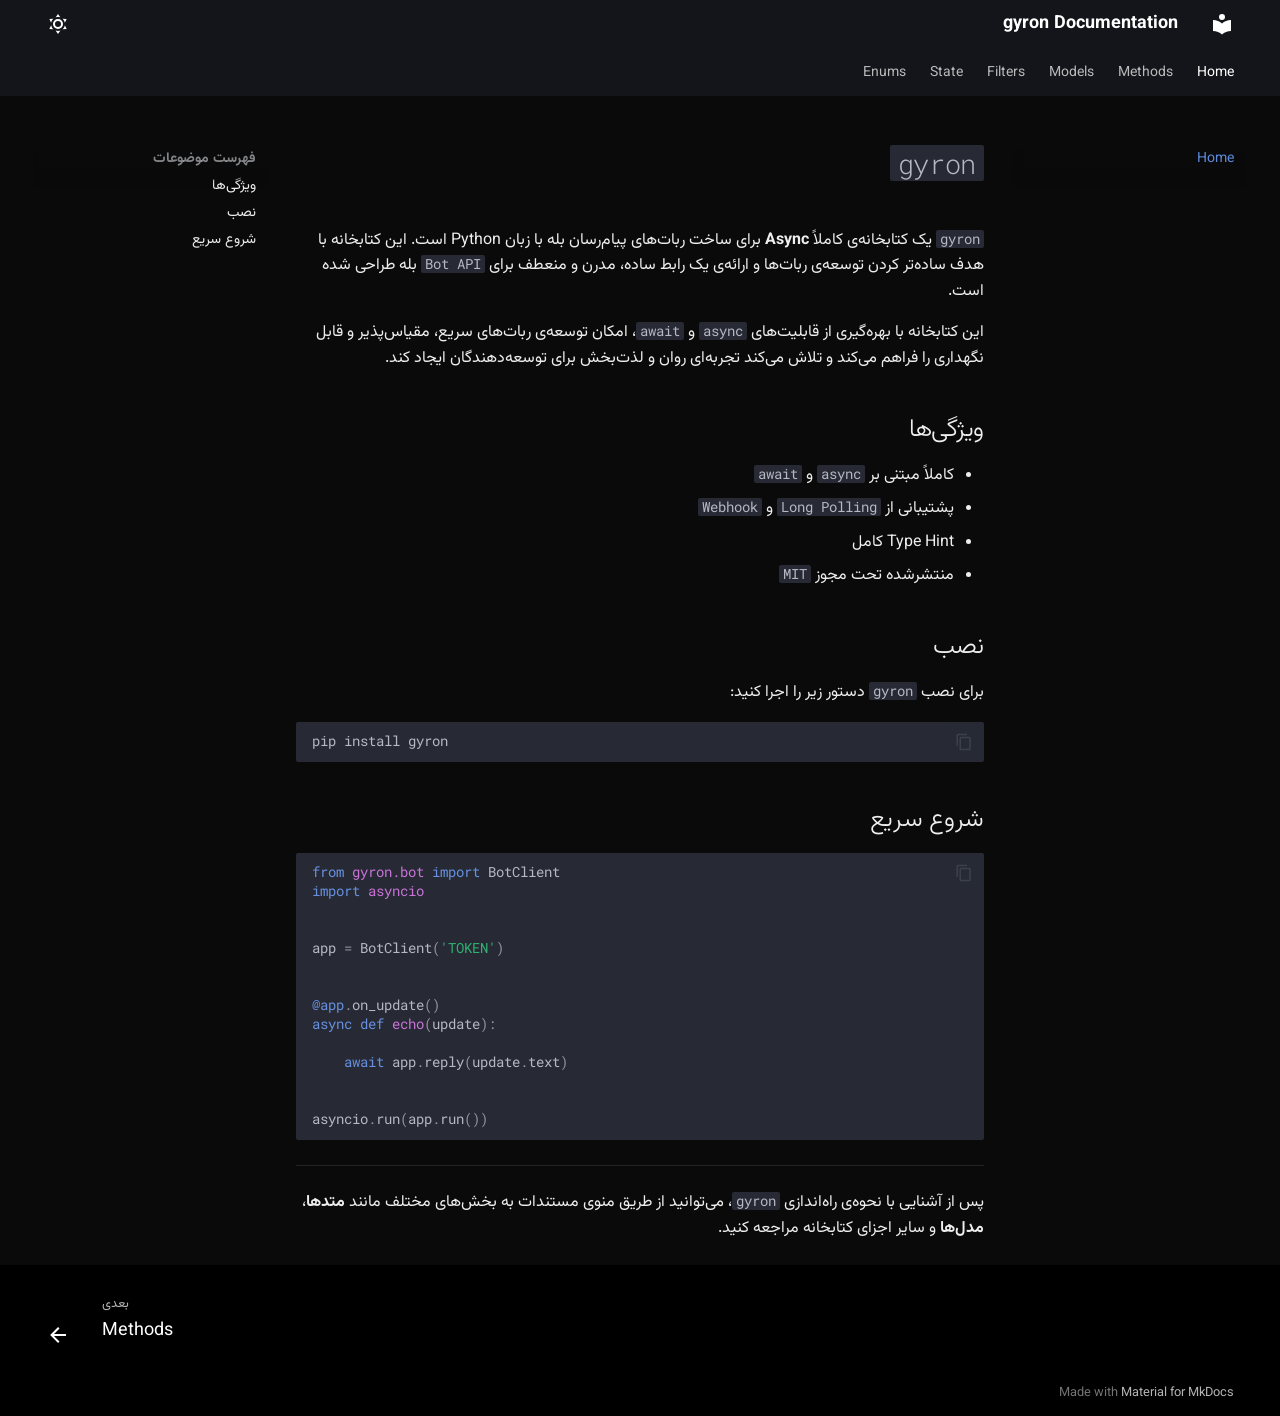
<file: index.html>
<!doctype html>
<html lang="fa" class="no-js">
  <head>
    
      <meta charset="utf-8">
      <meta name="viewport" content="width=device-width,initial-scale=1">
      
      
      
      
      
        <link rel="next" href="methods/">
      
      
        
      
      
      <link rel="icon" href="assets/images/favicon.png">
      <meta name="generator" content="mkdocs-1.6.1, mkdocs-material-9.7.6">
    
    
      
        <title>gyron Documentation</title>
      
    
    
      <link rel="stylesheet" href="assets/stylesheets/main.484c7ddc.min.css">
      
        
        <link rel="stylesheet" href="assets/stylesheets/palette.ab4e12ef.min.css">
      
      


    
    
      
    
    
      
        
        
        <link rel="preconnect" href="https://fonts.gstatic.com" crossorigin>
        <link rel="stylesheet" href="https://fonts.googleapis.com/css?family=Roboto:300,300i,400,400i,700,700i%7CRoboto+Mono:400,400i,700,700i&display=fallback">
        <style>:root{--md-text-font:"Roboto";--md-code-font:"Roboto Mono"}</style>
      
    
    
      <link rel="stylesheet" href="https://fonts.googleapis.com/css2?family=Vazirmatn:wght@400;700&display=swap">
    
      <link rel="stylesheet" href="stylesheets/extra.css">
    
    <script>__md_scope=new URL(".",location),__md_hash=e=>[...e].reduce(((e,_)=>(e<<5)-e+_.charCodeAt(0)),0),__md_get=(e,_=localStorage,t=__md_scope)=>JSON.parse(_.getItem(t.pathname+"."+e)),__md_set=(e,_,t=localStorage,a=__md_scope)=>{try{t.setItem(a.pathname+"."+e,JSON.stringify(_))}catch(e){}}</script>
    
      

    
    
  </head>
  
  
    
    
      
    
    
    
    
    <body dir="rtl" data-md-color-scheme="slate" data-md-color-primary="black" data-md-color-accent="cyan">
  
    
    <input class="md-toggle" data-md-toggle="drawer" type="checkbox" id="__drawer" autocomplete="off">
    <input class="md-toggle" data-md-toggle="search" type="checkbox" id="__search" autocomplete="off">
    <label class="md-overlay" for="__drawer"></label>
    <div data-md-component="skip">
      
        
        <a href="#gyron" class="md-skip">
          پرش به محتویات
        </a>
      
    </div>
    <div data-md-component="announce">
      
    </div>
    
    
      

<header class="md-header" data-md-component="header">
  <nav class="md-header__inner md-grid" aria-label="سرتیتر">
    <a href="." title="gyron Documentation" class="md-header__button md-logo" aria-label="gyron Documentation" data-md-component="logo">
      
  
  <svg xmlns="http://www.w3.org/2000/svg" viewBox="0 0 24 24"><path d="M12 8a3 3 0 0 0 3-3 3 3 0 0 0-3-3 3 3 0 0 0-3 3 3 3 0 0 0 3 3m0 3.54C9.64 9.35 6.5 8 3 8v11c3.5 0 6.64 1.35 9 3.54 2.36-2.19 5.5-3.54 9-3.54V8c-3.5 0-6.64 1.35-9 3.54"/></svg>

    </a>
    <label class="md-header__button md-icon" for="__drawer">
      
      <svg xmlns="http://www.w3.org/2000/svg" viewBox="0 0 24 24"><path d="M3 6h18v2H3zm0 5h18v2H3zm0 5h18v2H3z"/></svg>
    </label>
    <div class="md-header__title" data-md-component="header-title">
      <div class="md-header__ellipsis">
        <div class="md-header__topic">
          <span class="md-ellipsis">
            gyron Documentation
          </span>
        </div>
        <div class="md-header__topic" data-md-component="header-topic">
          <span class="md-ellipsis">
            
              Home
            
          </span>
        </div>
      </div>
    </div>
    
      
        <form class="md-header__option" data-md-component="palette">
  
    
    
    
    <input class="md-option" data-md-color-media="" data-md-color-scheme="slate" data-md-color-primary="black" data-md-color-accent="cyan"  aria-label="Light mode"  type="radio" name="__palette" id="__palette_0">
    
      <label class="md-header__button md-icon" title="Light mode" for="__palette_1" hidden>
        <svg xmlns="http://www.w3.org/2000/svg" viewBox="0 0 24 24"><path d="M12 7a5 5 0 0 1 5 5 5 5 0 0 1-5 5 5 5 0 0 1-5-5 5 5 0 0 1 5-5m0 2a3 3 0 0 0-3 3 3 3 0 0 0 3 3 3 3 0 0 0 3-3 3 3 0 0 0-3-3m0-7 2.39 3.42C13.65 5.15 12.84 5 12 5s-1.65.15-2.39.42zM3.34 7l4.16-.35A7.2 7.2 0 0 0 5.94 8.5c-.44.74-.69 1.5-.83 2.29zm.02 10 1.76-3.77a7.131 7.131 0 0 0 2.38 4.14zM20.65 7l-1.77 3.79a7.02 7.02 0 0 0-2.38-4.15zm-.01 10-4.14.36c.59-.51 1.12-1.14 1.54-1.86.42-.73.69-1.5.83-2.29zM12 22l-2.41-3.44c.74.27 1.55.44 2.41.44.82 0 1.63-.17 2.37-.44z"/></svg>
      </label>
    
  
    
    
    
    <input class="md-option" data-md-color-media="" data-md-color-scheme="default" data-md-color-primary="black" data-md-color-accent="cyan"  aria-label="Dark mode"  type="radio" name="__palette" id="__palette_1">
    
      <label class="md-header__button md-icon" title="Dark mode" for="__palette_0" hidden>
        <svg xmlns="http://www.w3.org/2000/svg" viewBox="0 0 24 24"><path d="m17.75 4.09-2.53 1.94.91 3.06-2.63-1.81-2.63 1.81.91-3.06-2.53-1.94L12.44 4l1.06-3 1.06 3zm3.5 6.91-1.64 1.25.59 1.98-1.7-1.17-1.7 1.17.59-1.98L15.75 11l2.06-.05L18.5 9l.69 1.95zm-2.28 4.95c.83-.08 1.72 1.1 1.19 1.85-.32.45-.66.87-1.08 1.27C15.17 23 8.84 23 4.94 19.07c-3.91-3.9-3.91-10.24 0-14.14.4-.4.82-.76 1.27-1.08.75-.53 1.93.36 1.85 1.19-.27 2.86.69 5.83 2.89 8.02a9.96 9.96 0 0 0 8.02 2.89m-1.64 2.02a12.08 12.08 0 0 1-7.8-3.47c-2.17-2.19-3.33-5-3.49-7.82-2.81 3.14-2.7 7.96.31 10.98 3.02 3.01 7.84 3.12 10.98.31"/></svg>
      </label>
    
  
</form>
      
    
    
      <script>var palette=__md_get("__palette");if(palette&&palette.color){if("(prefers-color-scheme)"===palette.color.media){var media=matchMedia("(prefers-color-scheme: light)"),input=document.querySelector(media.matches?"[data-md-color-media='(prefers-color-scheme: light)']":"[data-md-color-media='(prefers-color-scheme: dark)']");palette.color.media=input.getAttribute("data-md-color-media"),palette.color.scheme=input.getAttribute("data-md-color-scheme"),palette.color.primary=input.getAttribute("data-md-color-primary"),palette.color.accent=input.getAttribute("data-md-color-accent")}for(var[key,value]of Object.entries(palette.color))document.body.setAttribute("data-md-color-"+key,value)}</script>
    
    
    
    
  </nav>
  
</header>
    
    <div class="md-container" data-md-component="container">
      
      
        
          
            
<nav class="md-tabs" aria-label="زبانه‌ها" data-md-component="tabs">
  <div class="md-grid">
    <ul class="md-tabs__list">
      
        
  
  
  
    
  
  
    <li class="md-tabs__item md-tabs__item--active">
      <a href="." class="md-tabs__link">
        
  
  
    
  
  Home

      </a>
    </li>
  

      
        
  
  
  
  
    <li class="md-tabs__item">
      <a href="methods/" class="md-tabs__link">
        
  
  
    
  
  Methods

      </a>
    </li>
  

      
        
  
  
  
  
    <li class="md-tabs__item">
      <a href="models/" class="md-tabs__link">
        
  
  
    
  
  Models

      </a>
    </li>
  

      
        
  
  
  
  
    <li class="md-tabs__item">
      <a href="filters/" class="md-tabs__link">
        
  
  
    
  
  Filters

      </a>
    </li>
  

      
        
  
  
  
  
    <li class="md-tabs__item">
      <a href="state/" class="md-tabs__link">
        
  
  
    
  
  State

      </a>
    </li>
  

      
        
  
  
  
  
    <li class="md-tabs__item">
      <a href="enums/" class="md-tabs__link">
        
  
  
    
  
  Enums

      </a>
    </li>
  

      
    </ul>
  </div>
</nav>
          
        
      
      <main class="md-main" data-md-component="main">
        <div class="md-main__inner md-grid">
          
            
              
              <div class="md-sidebar md-sidebar--primary" data-md-component="sidebar" data-md-type="navigation" >
                <div class="md-sidebar__scrollwrap">
                  <div class="md-sidebar__inner">
                    


  


<nav class="md-nav md-nav--primary md-nav--lifted" aria-label="هدایت" data-md-level="0">
  <label class="md-nav__title" for="__drawer">
    <a href="." title="gyron Documentation" class="md-nav__button md-logo" aria-label="gyron Documentation" data-md-component="logo">
      
  
  <svg xmlns="http://www.w3.org/2000/svg" viewBox="0 0 24 24"><path d="M12 8a3 3 0 0 0 3-3 3 3 0 0 0-3-3 3 3 0 0 0-3 3 3 3 0 0 0 3 3m0 3.54C9.64 9.35 6.5 8 3 8v11c3.5 0 6.64 1.35 9 3.54 2.36-2.19 5.5-3.54 9-3.54V8c-3.5 0-6.64 1.35-9 3.54"/></svg>

    </a>
    gyron Documentation
  </label>
  
  <ul class="md-nav__list" data-md-scrollfix>
    
      
      
  
  
    
  
  
  
    <li class="md-nav__item md-nav__item--active">
      
      <input class="md-nav__toggle md-toggle" type="checkbox" id="__toc">
      
      
        
      
      
        <label class="md-nav__link md-nav__link--active" for="__toc">
          
  
  
  <span class="md-ellipsis">
    
  
    Home
  

    
  </span>
  
  

          <span class="md-nav__icon md-icon"></span>
        </label>
      
      <a href="." class="md-nav__link md-nav__link--active">
        
  
  
  <span class="md-ellipsis">
    
  
    Home
  

    
  </span>
  
  

      </a>
      
        

<nav class="md-nav md-nav--secondary" aria-label="فهرست موضوعات">
  
  
  
    
  
  
    <label class="md-nav__title" for="__toc">
      <span class="md-nav__icon md-icon"></span>
      فهرست موضوعات
    </label>
    <ul class="md-nav__list" data-md-component="toc" data-md-scrollfix>
      
        <li class="md-nav__item">
  <a href="#_1" class="md-nav__link">
    <span class="md-ellipsis">
      
        ویژگی‌ها
      
    </span>
  </a>
  
</li>
      
        <li class="md-nav__item">
  <a href="#_2" class="md-nav__link">
    <span class="md-ellipsis">
      
        نصب
      
    </span>
  </a>
  
</li>
      
        <li class="md-nav__item">
  <a href="#_3" class="md-nav__link">
    <span class="md-ellipsis">
      
        شروع سریع
      
    </span>
  </a>
  
</li>
      
    </ul>
  
</nav>
      
    </li>
  

    
      
      
  
  
  
  
    <li class="md-nav__item">
      <a href="methods/" class="md-nav__link">
        
  
  
  <span class="md-ellipsis">
    
  
    Methods
  

    
  </span>
  
  

      </a>
    </li>
  

    
      
      
  
  
  
  
    <li class="md-nav__item">
      <a href="models/" class="md-nav__link">
        
  
  
  <span class="md-ellipsis">
    
  
    Models
  

    
  </span>
  
  

      </a>
    </li>
  

    
      
      
  
  
  
  
    <li class="md-nav__item">
      <a href="filters/" class="md-nav__link">
        
  
  
  <span class="md-ellipsis">
    
  
    Filters
  

    
  </span>
  
  

      </a>
    </li>
  

    
      
      
  
  
  
  
    <li class="md-nav__item">
      <a href="state/" class="md-nav__link">
        
  
  
  <span class="md-ellipsis">
    
  
    State
  

    
  </span>
  
  

      </a>
    </li>
  

    
      
      
  
  
  
  
    <li class="md-nav__item">
      <a href="enums/" class="md-nav__link">
        
  
  
  <span class="md-ellipsis">
    
  
    Enums
  

    
  </span>
  
  

      </a>
    </li>
  

    
  </ul>
</nav>
                  </div>
                </div>
              </div>
            
            
              
              <div class="md-sidebar md-sidebar--secondary" data-md-component="sidebar" data-md-type="toc" >
                <div class="md-sidebar__scrollwrap">
                  <div class="md-sidebar__inner">
                    

<nav class="md-nav md-nav--secondary" aria-label="فهرست موضوعات">
  
  
  
    
  
  
    <label class="md-nav__title" for="__toc">
      <span class="md-nav__icon md-icon"></span>
      فهرست موضوعات
    </label>
    <ul class="md-nav__list" data-md-component="toc" data-md-scrollfix>
      
        <li class="md-nav__item">
  <a href="#_1" class="md-nav__link">
    <span class="md-ellipsis">
      
        ویژگی‌ها
      
    </span>
  </a>
  
</li>
      
        <li class="md-nav__item">
  <a href="#_2" class="md-nav__link">
    <span class="md-ellipsis">
      
        نصب
      
    </span>
  </a>
  
</li>
      
        <li class="md-nav__item">
  <a href="#_3" class="md-nav__link">
    <span class="md-ellipsis">
      
        شروع سریع
      
    </span>
  </a>
  
</li>
      
    </ul>
  
</nav>
                  </div>
                </div>
              </div>
            
          
          
            <div class="md-content" data-md-component="content">
              
              <article class="md-content__inner md-typeset">
                
                  



<h1 id="gyron"><code>gyron</code></h1>
<p><code>gyron</code> یک کتابخانه‌ی کاملاً <strong>Async</strong> برای ساخت ربات‌های پیام‌رسان بله با زبان Python است. این کتابخانه با هدف ساده‌تر کردن توسعه‌ی ربات‌ها و ارائه‌ی یک رابط ساده، مدرن و منعطف برای <code>Bot API</code> بله طراحی شده است.</p>
<p>این کتابخانه با بهره‌گیری از قابلیت‌های <code>async</code> و <code>await</code>، امکان توسعه‌ی ربات‌های سریع، مقیاس‌پذیر و قابل نگهداری را فراهم می‌کند و تلاش می‌کند تجربه‌ای روان و لذت‌بخش برای توسعه‌دهندگان ایجاد کند.</p>
<h2 id="_1">ویژگی‌ها</h2>
<ul>
<li>کاملاً مبتنی بر <code>async</code> و <code>await</code></li>
<li>پشتیبانی از <code>Long Polling</code> و <code>Webhook</code></li>
<li>Type Hint کامل</li>
<li>منتشرشده تحت مجوز <code>MIT</code></li>
</ul>
<h2 id="_2">نصب</h2>
<p>برای نصب <code>gyron</code> دستور زیر را اجرا کنید:</p>
<div class="language-bash highlight"><pre><span></span><code><a id="__codelineno-0-1" name="__codelineno-0-1" href="#__codelineno-0-1"></a>pip<span class="w"> </span>install<span class="w"> </span>gyron
</code></pre></div>
<h2 id="_3">شروع سریع</h2>
<div class="language-python highlight"><pre><span></span><code><a id="__codelineno-1-1" name="__codelineno-1-1" href="#__codelineno-1-1"></a><span class="kn">from</span><span class="w"> </span><span class="nn">gyron.bot</span><span class="w"> </span><span class="kn">import</span> <span class="n">BotClient</span>
<a id="__codelineno-1-2" name="__codelineno-1-2" href="#__codelineno-1-2"></a><span class="kn">import</span><span class="w"> </span><span class="nn">asyncio</span>
<a id="__codelineno-1-3" name="__codelineno-1-3" href="#__codelineno-1-3"></a>
<a id="__codelineno-1-4" name="__codelineno-1-4" href="#__codelineno-1-4"></a>
<a id="__codelineno-1-5" name="__codelineno-1-5" href="#__codelineno-1-5"></a><span class="n">app</span> <span class="o">=</span> <span class="n">BotClient</span><span class="p">(</span><span class="s1">&#39;TOKEN&#39;</span><span class="p">)</span>
<a id="__codelineno-1-6" name="__codelineno-1-6" href="#__codelineno-1-6"></a>
<a id="__codelineno-1-7" name="__codelineno-1-7" href="#__codelineno-1-7"></a>
<a id="__codelineno-1-8" name="__codelineno-1-8" href="#__codelineno-1-8"></a><span class="nd">@app</span><span class="o">.</span><span class="n">on_update</span><span class="p">()</span>
<a id="__codelineno-1-9" name="__codelineno-1-9" href="#__codelineno-1-9"></a><span class="k">async</span> <span class="k">def</span><span class="w"> </span><span class="nf">echo</span><span class="p">(</span><span class="n">update</span><span class="p">):</span>
<a id="__codelineno-1-10" name="__codelineno-1-10" href="#__codelineno-1-10"></a>
<a id="__codelineno-1-11" name="__codelineno-1-11" href="#__codelineno-1-11"></a>    <span class="k">await</span> <span class="n">app</span><span class="o">.</span><span class="n">reply</span><span class="p">(</span><span class="n">update</span><span class="o">.</span><span class="n">text</span><span class="p">)</span>
<a id="__codelineno-1-12" name="__codelineno-1-12" href="#__codelineno-1-12"></a>
<a id="__codelineno-1-13" name="__codelineno-1-13" href="#__codelineno-1-13"></a>
<a id="__codelineno-1-14" name="__codelineno-1-14" href="#__codelineno-1-14"></a><span class="n">asyncio</span><span class="o">.</span><span class="n">run</span><span class="p">(</span><span class="n">app</span><span class="o">.</span><span class="n">run</span><span class="p">())</span>
</code></pre></div>
<hr />
<p>پس از آشنایی با نحوه‌ی راه‌اندازی <code>gyron</code>، می‌توانید از طریق منوی مستندات به بخش‌های مختلف مانند <strong>متدها</strong>، <strong>مدل‌ها</strong> و سایر اجزای کتابخانه مراجعه کنید.</p>












                
              </article>
            </div>
          
          
<script>var target=document.getElementById(location.hash.slice(1));target&&target.name&&(target.checked=target.name.startsWith("__tabbed_"))</script>
        </div>
        
          <button type="button" class="md-top md-icon" data-md-component="top" hidden>
  
  <svg xmlns="http://www.w3.org/2000/svg" viewBox="0 0 24 24"><path d="M13 20h-2V8l-5.5 5.5-1.42-1.42L12 4.16l7.92 7.92-1.42 1.42L13 8z"/></svg>
  برگشت به بالا
</button>
        
      </main>
      
        <footer class="md-footer">
  
    
      
      <nav class="md-footer__inner md-grid" aria-label="پاورقی" >
        
        
          
          <a href="methods/" class="md-footer__link md-footer__link--next" aria-label="بعدی: Methods">
            <div class="md-footer__title">
              <span class="md-footer__direction">
                بعدی
              </span>
              <div class="md-ellipsis">
                Methods
              </div>
            </div>
            <div class="md-footer__button md-icon">
              
              <svg xmlns="http://www.w3.org/2000/svg" viewBox="0 0 24 24"><path d="M4 11v2h12l-5.5 5.5 1.42 1.42L19.84 12l-7.92-7.92L10.5 5.5 16 11z"/></svg>
            </div>
          </a>
        
      </nav>
    
  
  <div class="md-footer-meta md-typeset">
    <div class="md-footer-meta__inner md-grid">
      <div class="md-copyright">
  
  
    Made with
    <a href="https://squidfunk.github.io/mkdocs-material/" target="_blank" rel="noopener">
      Material for MkDocs
    </a>
  
</div>
      
    </div>
  </div>
</footer>
      
    </div>
    <div class="md-dialog" data-md-component="dialog">
      <div class="md-dialog__inner md-typeset"></div>
    </div>
    
    
    
      
      
      <script id="__config" type="application/json">{"annotate": null, "base": ".", "features": ["navigation.tabs", "navigation.sections", "navigation.top", "navigation.footer", "content.code.copy", "content.code.annotate"], "search": "assets/javascripts/workers/search.2c215733.min.js", "tags": null, "translations": {"clipboard.copied": "\u06a9\u067e\u06cc \u0634\u062f", "clipboard.copy": "\u06a9\u067e\u06cc \u06a9\u0631\u062f\u0646", "search.result.more.one": "1 \u0645\u0648\u0631\u062f \u062f\u06cc\u06af\u0631 \u062f\u0631 \u0627\u06cc\u0646 \u0635\u0641\u062d\u0647", "search.result.more.other": "# \u0645\u0648\u0631\u062f \u062f\u06cc\u06af\u0631 \u062f\u0631 \u0627\u06cc\u0646 \u0635\u0641\u062d\u0647", "search.result.none": "\u0633\u0646\u062f\u06cc \u06cc\u0627\u0641\u062a \u0646\u0634\u062f", "search.result.one": "1 \u0633\u0646\u062f \u06cc\u0627\u0641\u062a \u0634\u062f", "search.result.other": "# \u0633\u0646\u062f \u06cc\u0627\u0641\u062a \u0634\u062f", "search.result.placeholder": "\u0628\u0631\u0627\u06cc \u0634\u0631\u0648\u0639 \u062c\u0633\u062a\u062c\u0648 \u062a\u0627\u06cc\u067e \u06a9\u0646\u06cc\u062f", "search.result.term.missing": "\u0645\u0648\u062c\u0648\u062f \u0646\u06cc\u0633\u062a", "select.version": "\u0627\u0646\u062a\u062e\u0627\u0628 \u0648\u06cc\u0631\u0627\u06cc\u0634"}, "version": null}</script>
    
    
      <script src="assets/javascripts/bundle.79ae519e.min.js"></script>
      
    
  </body>
</html>
</file>
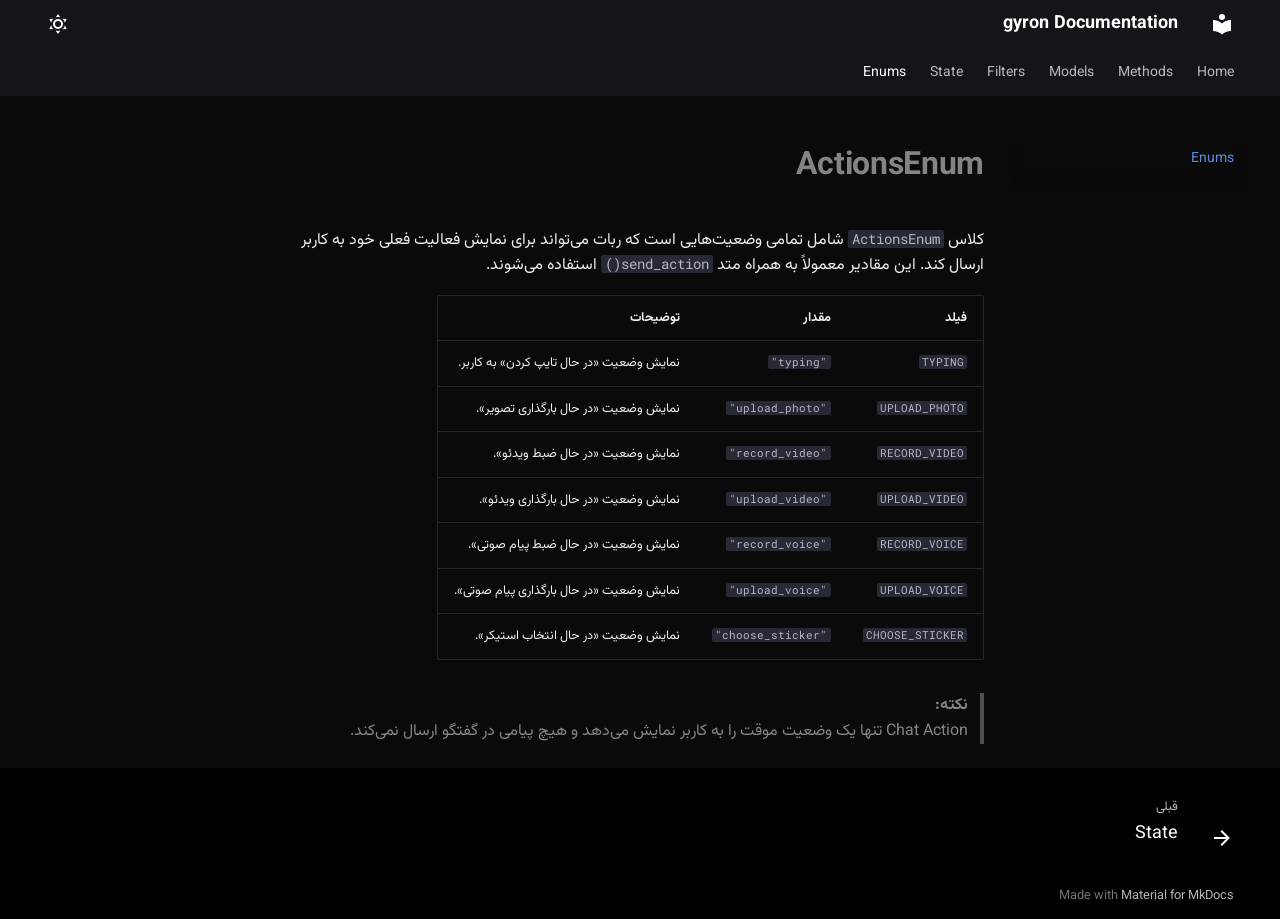
<file: enums/index.html>
<!doctype html>
<html lang="fa" class="no-js">
  <head>
    
      <meta charset="utf-8">
      <meta name="viewport" content="width=device-width,initial-scale=1">
      
      
      
      
        <link rel="prev" href="../state/">
      
      
      
        
      
      
      <link rel="icon" href="../assets/images/favicon.png">
      <meta name="generator" content="mkdocs-1.6.1, mkdocs-material-9.7.6">
    
    
      
        <title>Enums - gyron Documentation</title>
      
    
    
      <link rel="stylesheet" href="../assets/stylesheets/main.484c7ddc.min.css">
      
        
        <link rel="stylesheet" href="../assets/stylesheets/palette.ab4e12ef.min.css">
      
      


    
    
      
    
    
      
        
        
        <link rel="preconnect" href="https://fonts.gstatic.com" crossorigin>
        <link rel="stylesheet" href="https://fonts.googleapis.com/css?family=Roboto:300,300i,400,400i,700,700i%7CRoboto+Mono:400,400i,700,700i&display=fallback">
        <style>:root{--md-text-font:"Roboto";--md-code-font:"Roboto Mono"}</style>
      
    
    
      <link rel="stylesheet" href="https://fonts.googleapis.com/css2?family=Vazirmatn:wght@400;700&display=swap">
    
      <link rel="stylesheet" href="../stylesheets/extra.css">
    
    <script>__md_scope=new URL("..",location),__md_hash=e=>[...e].reduce(((e,_)=>(e<<5)-e+_.charCodeAt(0)),0),__md_get=(e,_=localStorage,t=__md_scope)=>JSON.parse(_.getItem(t.pathname+"."+e)),__md_set=(e,_,t=localStorage,a=__md_scope)=>{try{t.setItem(a.pathname+"."+e,JSON.stringify(_))}catch(e){}}</script>
    
      

    
    
  </head>
  
  
    
    
      
    
    
    
    
    <body dir="rtl" data-md-color-scheme="slate" data-md-color-primary="black" data-md-color-accent="cyan">
  
    
    <input class="md-toggle" data-md-toggle="drawer" type="checkbox" id="__drawer" autocomplete="off">
    <input class="md-toggle" data-md-toggle="search" type="checkbox" id="__search" autocomplete="off">
    <label class="md-overlay" for="__drawer"></label>
    <div data-md-component="skip">
      
        
        <a href="#actionsenum" class="md-skip">
          پرش به محتویات
        </a>
      
    </div>
    <div data-md-component="announce">
      
    </div>
    
    
      

<header class="md-header" data-md-component="header">
  <nav class="md-header__inner md-grid" aria-label="سرتیتر">
    <a href=".." title="gyron Documentation" class="md-header__button md-logo" aria-label="gyron Documentation" data-md-component="logo">
      
  
  <svg xmlns="http://www.w3.org/2000/svg" viewBox="0 0 24 24"><path d="M12 8a3 3 0 0 0 3-3 3 3 0 0 0-3-3 3 3 0 0 0-3 3 3 3 0 0 0 3 3m0 3.54C9.64 9.35 6.5 8 3 8v11c3.5 0 6.64 1.35 9 3.54 2.36-2.19 5.5-3.54 9-3.54V8c-3.5 0-6.64 1.35-9 3.54"/></svg>

    </a>
    <label class="md-header__button md-icon" for="__drawer">
      
      <svg xmlns="http://www.w3.org/2000/svg" viewBox="0 0 24 24"><path d="M3 6h18v2H3zm0 5h18v2H3zm0 5h18v2H3z"/></svg>
    </label>
    <div class="md-header__title" data-md-component="header-title">
      <div class="md-header__ellipsis">
        <div class="md-header__topic">
          <span class="md-ellipsis">
            gyron Documentation
          </span>
        </div>
        <div class="md-header__topic" data-md-component="header-topic">
          <span class="md-ellipsis">
            
              Enums
            
          </span>
        </div>
      </div>
    </div>
    
      
        <form class="md-header__option" data-md-component="palette">
  
    
    
    
    <input class="md-option" data-md-color-media="" data-md-color-scheme="slate" data-md-color-primary="black" data-md-color-accent="cyan"  aria-label="Light mode"  type="radio" name="__palette" id="__palette_0">
    
      <label class="md-header__button md-icon" title="Light mode" for="__palette_1" hidden>
        <svg xmlns="http://www.w3.org/2000/svg" viewBox="0 0 24 24"><path d="M12 7a5 5 0 0 1 5 5 5 5 0 0 1-5 5 5 5 0 0 1-5-5 5 5 0 0 1 5-5m0 2a3 3 0 0 0-3 3 3 3 0 0 0 3 3 3 3 0 0 0 3-3 3 3 0 0 0-3-3m0-7 2.39 3.42C13.65 5.15 12.84 5 12 5s-1.65.15-2.39.42zM3.34 7l4.16-.35A7.2 7.2 0 0 0 5.94 8.5c-.44.74-.69 1.5-.83 2.29zm.02 10 1.76-3.77a7.131 7.131 0 0 0 2.38 4.14zM20.65 7l-1.77 3.79a7.02 7.02 0 0 0-2.38-4.15zm-.01 10-4.14.36c.59-.51 1.12-1.14 1.54-1.86.42-.73.69-1.5.83-2.29zM12 22l-2.41-3.44c.74.27 1.55.44 2.41.44.82 0 1.63-.17 2.37-.44z"/></svg>
      </label>
    
  
    
    
    
    <input class="md-option" data-md-color-media="" data-md-color-scheme="default" data-md-color-primary="black" data-md-color-accent="cyan"  aria-label="Dark mode"  type="radio" name="__palette" id="__palette_1">
    
      <label class="md-header__button md-icon" title="Dark mode" for="__palette_0" hidden>
        <svg xmlns="http://www.w3.org/2000/svg" viewBox="0 0 24 24"><path d="m17.75 4.09-2.53 1.94.91 3.06-2.63-1.81-2.63 1.81.91-3.06-2.53-1.94L12.44 4l1.06-3 1.06 3zm3.5 6.91-1.64 1.25.59 1.98-1.7-1.17-1.7 1.17.59-1.98L15.75 11l2.06-.05L18.5 9l.69 1.95zm-2.28 4.95c.83-.08 1.72 1.1 1.19 1.85-.32.45-.66.87-1.08 1.27C15.17 23 8.84 23 4.94 19.07c-3.91-3.9-3.91-10.24 0-14.14.4-.4.82-.76 1.27-1.08.75-.53 1.93.36 1.85 1.19-.27 2.86.69 5.83 2.89 8.02a9.96 9.96 0 0 0 8.02 2.89m-1.64 2.02a12.08 12.08 0 0 1-7.8-3.47c-2.17-2.19-3.33-5-3.49-7.82-2.81 3.14-2.7 7.96.31 10.98 3.02 3.01 7.84 3.12 10.98.31"/></svg>
      </label>
    
  
</form>
      
    
    
      <script>var palette=__md_get("__palette");if(palette&&palette.color){if("(prefers-color-scheme)"===palette.color.media){var media=matchMedia("(prefers-color-scheme: light)"),input=document.querySelector(media.matches?"[data-md-color-media='(prefers-color-scheme: light)']":"[data-md-color-media='(prefers-color-scheme: dark)']");palette.color.media=input.getAttribute("data-md-color-media"),palette.color.scheme=input.getAttribute("data-md-color-scheme"),palette.color.primary=input.getAttribute("data-md-color-primary"),palette.color.accent=input.getAttribute("data-md-color-accent")}for(var[key,value]of Object.entries(palette.color))document.body.setAttribute("data-md-color-"+key,value)}</script>
    
    
    
    
  </nav>
  
</header>
    
    <div class="md-container" data-md-component="container">
      
      
        
          
            
<nav class="md-tabs" aria-label="زبانه‌ها" data-md-component="tabs">
  <div class="md-grid">
    <ul class="md-tabs__list">
      
        
  
  
  
  
    <li class="md-tabs__item">
      <a href=".." class="md-tabs__link">
        
  
  
    
  
  Home

      </a>
    </li>
  

      
        
  
  
  
  
    <li class="md-tabs__item">
      <a href="../methods/" class="md-tabs__link">
        
  
  
    
  
  Methods

      </a>
    </li>
  

      
        
  
  
  
  
    <li class="md-tabs__item">
      <a href="../models/" class="md-tabs__link">
        
  
  
    
  
  Models

      </a>
    </li>
  

      
        
  
  
  
  
    <li class="md-tabs__item">
      <a href="../filters/" class="md-tabs__link">
        
  
  
    
  
  Filters

      </a>
    </li>
  

      
        
  
  
  
  
    <li class="md-tabs__item">
      <a href="../state/" class="md-tabs__link">
        
  
  
    
  
  State

      </a>
    </li>
  

      
        
  
  
  
    
  
  
    <li class="md-tabs__item md-tabs__item--active">
      <a href="./" class="md-tabs__link">
        
  
  
    
  
  Enums

      </a>
    </li>
  

      
    </ul>
  </div>
</nav>
          
        
      
      <main class="md-main" data-md-component="main">
        <div class="md-main__inner md-grid">
          
            
              
              <div class="md-sidebar md-sidebar--primary" data-md-component="sidebar" data-md-type="navigation" >
                <div class="md-sidebar__scrollwrap">
                  <div class="md-sidebar__inner">
                    


  


<nav class="md-nav md-nav--primary md-nav--lifted" aria-label="هدایت" data-md-level="0">
  <label class="md-nav__title" for="__drawer">
    <a href=".." title="gyron Documentation" class="md-nav__button md-logo" aria-label="gyron Documentation" data-md-component="logo">
      
  
  <svg xmlns="http://www.w3.org/2000/svg" viewBox="0 0 24 24"><path d="M12 8a3 3 0 0 0 3-3 3 3 0 0 0-3-3 3 3 0 0 0-3 3 3 3 0 0 0 3 3m0 3.54C9.64 9.35 6.5 8 3 8v11c3.5 0 6.64 1.35 9 3.54 2.36-2.19 5.5-3.54 9-3.54V8c-3.5 0-6.64 1.35-9 3.54"/></svg>

    </a>
    gyron Documentation
  </label>
  
  <ul class="md-nav__list" data-md-scrollfix>
    
      
      
  
  
  
  
    <li class="md-nav__item">
      <a href=".." class="md-nav__link">
        
  
  
  <span class="md-ellipsis">
    
  
    Home
  

    
  </span>
  
  

      </a>
    </li>
  

    
      
      
  
  
  
  
    <li class="md-nav__item">
      <a href="../methods/" class="md-nav__link">
        
  
  
  <span class="md-ellipsis">
    
  
    Methods
  

    
  </span>
  
  

      </a>
    </li>
  

    
      
      
  
  
  
  
    <li class="md-nav__item">
      <a href="../models/" class="md-nav__link">
        
  
  
  <span class="md-ellipsis">
    
  
    Models
  

    
  </span>
  
  

      </a>
    </li>
  

    
      
      
  
  
  
  
    <li class="md-nav__item">
      <a href="../filters/" class="md-nav__link">
        
  
  
  <span class="md-ellipsis">
    
  
    Filters
  

    
  </span>
  
  

      </a>
    </li>
  

    
      
      
  
  
  
  
    <li class="md-nav__item">
      <a href="../state/" class="md-nav__link">
        
  
  
  <span class="md-ellipsis">
    
  
    State
  

    
  </span>
  
  

      </a>
    </li>
  

    
      
      
  
  
    
  
  
  
    <li class="md-nav__item md-nav__item--active">
      
      <input class="md-nav__toggle md-toggle" type="checkbox" id="__toc">
      
      
        
      
      
      <a href="./" class="md-nav__link md-nav__link--active">
        
  
  
  <span class="md-ellipsis">
    
  
    Enums
  

    
  </span>
  
  

      </a>
      
    </li>
  

    
  </ul>
</nav>
                  </div>
                </div>
              </div>
            
            
              
              <div class="md-sidebar md-sidebar--secondary" data-md-component="sidebar" data-md-type="toc" >
                <div class="md-sidebar__scrollwrap">
                  <div class="md-sidebar__inner">
                    

<nav class="md-nav md-nav--secondary" aria-label="فهرست موضوعات">
  
  
  
    
  
  
</nav>
                  </div>
                </div>
              </div>
            
          
          
            <div class="md-content" data-md-component="content">
              
              <article class="md-content__inner md-typeset">
                
                  



<h1 id="actionsenum"><strong>ActionsEnum</strong></h1>
<p>کلاس <code>ActionsEnum</code> شامل تمامی وضعیت‌هایی است که ربات می‌تواند برای نمایش فعالیت فعلی خود به کاربر ارسال کند. این مقادیر معمولاً به همراه متد <code>send_action()</code> استفاده می‌شوند.</p>
<table>
<thead>
<tr>
<th>فیلد</th>
<th>مقدار</th>
<th>توضیحات</th>
</tr>
</thead>
<tbody>
<tr>
<td><code>TYPING</code></td>
<td><code>"typing"</code></td>
<td>نمایش وضعیت «در حال تایپ کردن» به کاربر.</td>
</tr>
<tr>
<td><code>UPLOAD_PHOTO</code></td>
<td><code>"upload_photo"</code></td>
<td>نمایش وضعیت «در حال بارگذاری تصویر».</td>
</tr>
<tr>
<td><code>RECORD_VIDEO</code></td>
<td><code>"record_video"</code></td>
<td>نمایش وضعیت «در حال ضبط ویدئو».</td>
</tr>
<tr>
<td><code>UPLOAD_VIDEO</code></td>
<td><code>"upload_video"</code></td>
<td>نمایش وضعیت «در حال بارگذاری ویدئو».</td>
</tr>
<tr>
<td><code>RECORD_VOICE</code></td>
<td><code>"record_voice"</code></td>
<td>نمایش وضعیت «در حال ضبط پیام صوتی».</td>
</tr>
<tr>
<td><code>UPLOAD_VOICE</code></td>
<td><code>"upload_voice"</code></td>
<td>نمایش وضعیت «در حال بارگذاری پیام صوتی».</td>
</tr>
<tr>
<td><code>CHOOSE_STICKER</code></td>
<td><code>"choose_sticker"</code></td>
<td>نمایش وضعیت «در حال انتخاب استیکر».</td>
</tr>
</tbody>
</table>
<blockquote>
<p><strong>نکته:</strong><br />
Chat Action تنها یک وضعیت موقت را به کاربر نمایش می‌دهد و هیچ پیامی در گفتگو ارسال نمی‌کند.</p>
</blockquote>












                
              </article>
            </div>
          
          
<script>var target=document.getElementById(location.hash.slice(1));target&&target.name&&(target.checked=target.name.startsWith("__tabbed_"))</script>
        </div>
        
          <button type="button" class="md-top md-icon" data-md-component="top" hidden>
  
  <svg xmlns="http://www.w3.org/2000/svg" viewBox="0 0 24 24"><path d="M13 20h-2V8l-5.5 5.5-1.42-1.42L12 4.16l7.92 7.92-1.42 1.42L13 8z"/></svg>
  برگشت به بالا
</button>
        
      </main>
      
        <footer class="md-footer">
  
    
      
      <nav class="md-footer__inner md-grid" aria-label="پاورقی" >
        
          
          <a href="../state/" class="md-footer__link md-footer__link--prev" aria-label="قبلی: State">
            <div class="md-footer__button md-icon">
              
              <svg xmlns="http://www.w3.org/2000/svg" viewBox="0 0 24 24"><path d="M20 11v2H8l5.5 5.5-1.42 1.42L4.16 12l7.92-7.92L13.5 5.5 8 11z"/></svg>
            </div>
            <div class="md-footer__title">
              <span class="md-footer__direction">
                قبلی
              </span>
              <div class="md-ellipsis">
                State
              </div>
            </div>
          </a>
        
        
      </nav>
    
  
  <div class="md-footer-meta md-typeset">
    <div class="md-footer-meta__inner md-grid">
      <div class="md-copyright">
  
  
    Made with
    <a href="https://squidfunk.github.io/mkdocs-material/" target="_blank" rel="noopener">
      Material for MkDocs
    </a>
  
</div>
      
    </div>
  </div>
</footer>
      
    </div>
    <div class="md-dialog" data-md-component="dialog">
      <div class="md-dialog__inner md-typeset"></div>
    </div>
    
    
    
      
      
      <script id="__config" type="application/json">{"annotate": null, "base": "..", "features": ["navigation.tabs", "navigation.sections", "navigation.top", "navigation.footer", "content.code.copy", "content.code.annotate"], "search": "../assets/javascripts/workers/search.2c215733.min.js", "tags": null, "translations": {"clipboard.copied": "\u06a9\u067e\u06cc \u0634\u062f", "clipboard.copy": "\u06a9\u067e\u06cc \u06a9\u0631\u062f\u0646", "search.result.more.one": "1 \u0645\u0648\u0631\u062f \u062f\u06cc\u06af\u0631 \u062f\u0631 \u0627\u06cc\u0646 \u0635\u0641\u062d\u0647", "search.result.more.other": "# \u0645\u0648\u0631\u062f \u062f\u06cc\u06af\u0631 \u062f\u0631 \u0627\u06cc\u0646 \u0635\u0641\u062d\u0647", "search.result.none": "\u0633\u0646\u062f\u06cc \u06cc\u0627\u0641\u062a \u0646\u0634\u062f", "search.result.one": "1 \u0633\u0646\u062f \u06cc\u0627\u0641\u062a \u0634\u062f", "search.result.other": "# \u0633\u0646\u062f \u06cc\u0627\u0641\u062a \u0634\u062f", "search.result.placeholder": "\u0628\u0631\u0627\u06cc \u0634\u0631\u0648\u0639 \u062c\u0633\u062a\u062c\u0648 \u062a\u0627\u06cc\u067e \u06a9\u0646\u06cc\u062f", "search.result.term.missing": "\u0645\u0648\u062c\u0648\u062f \u0646\u06cc\u0633\u062a", "select.version": "\u0627\u0646\u062a\u062e\u0627\u0628 \u0648\u06cc\u0631\u0627\u06cc\u0634"}, "version": null}</script>
    
    
      <script src="../assets/javascripts/bundle.79ae519e.min.js"></script>
      
    
  </body>
</html>
</file>
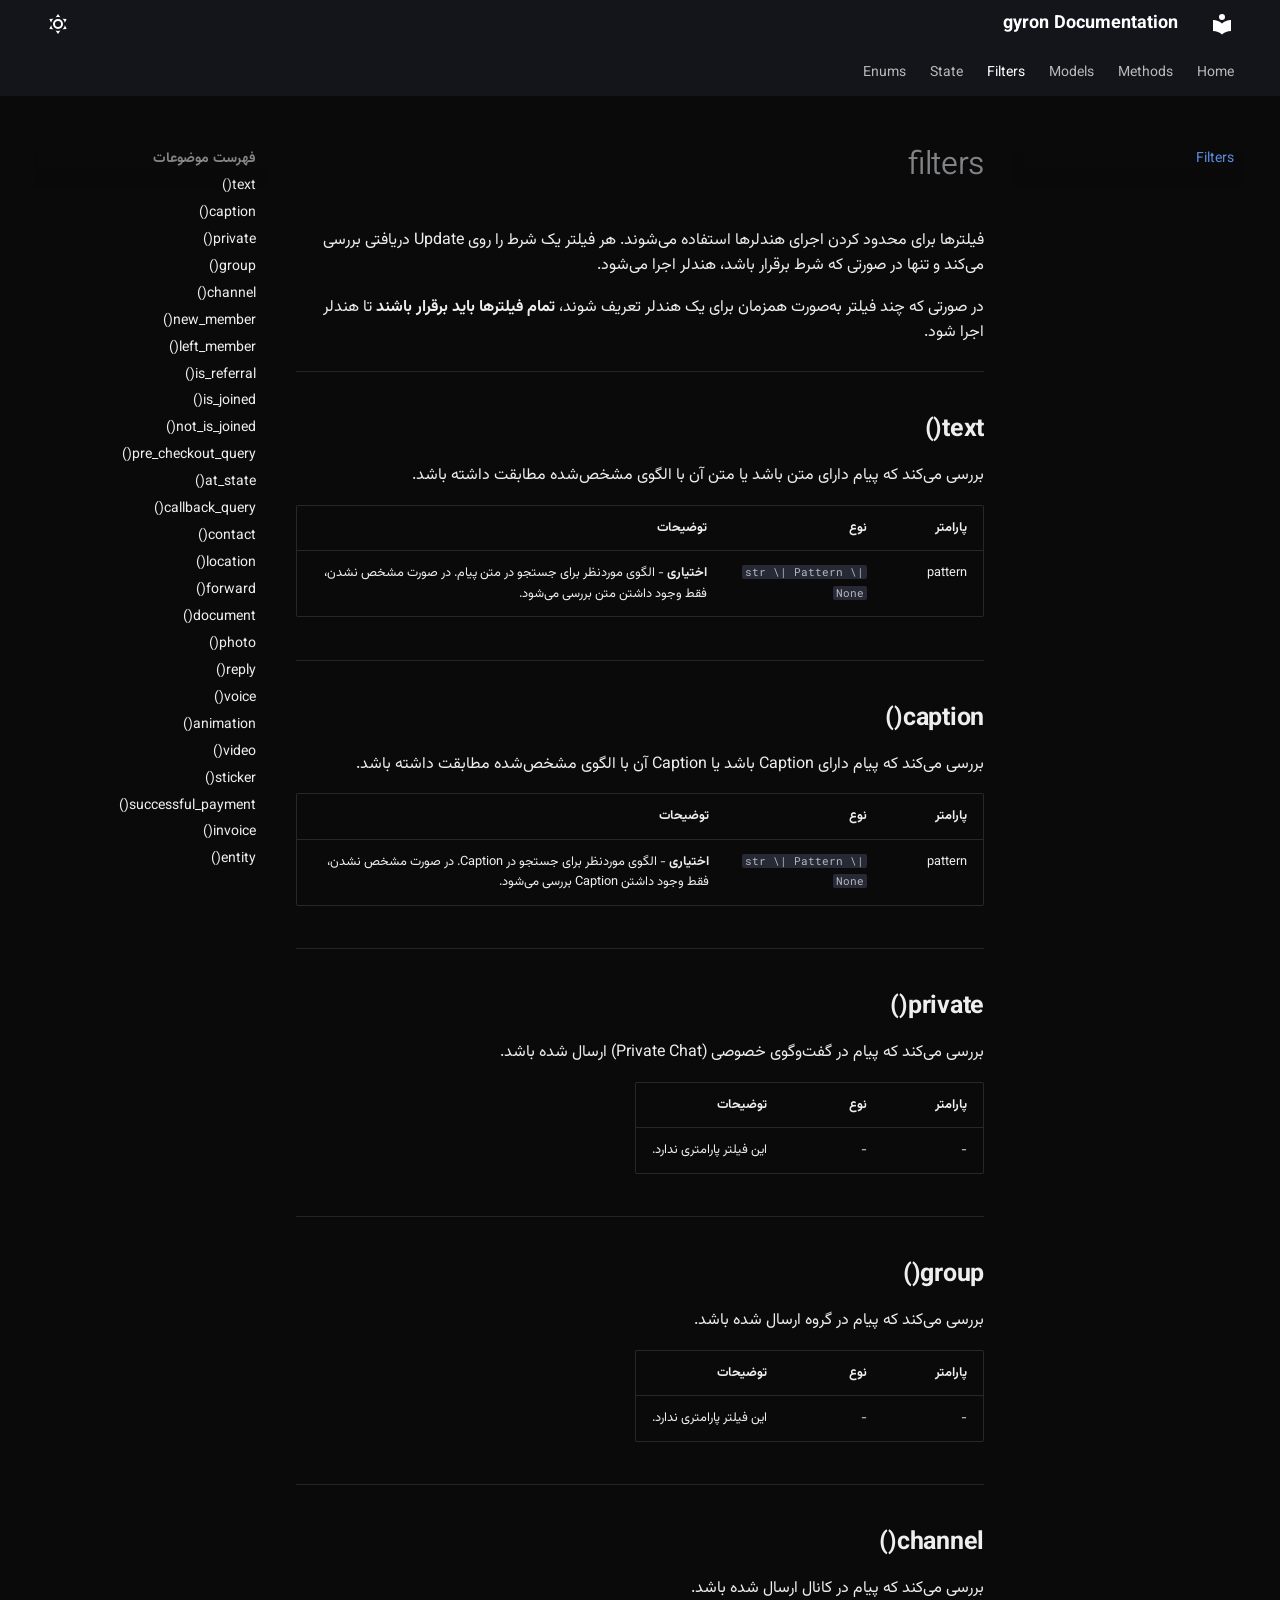
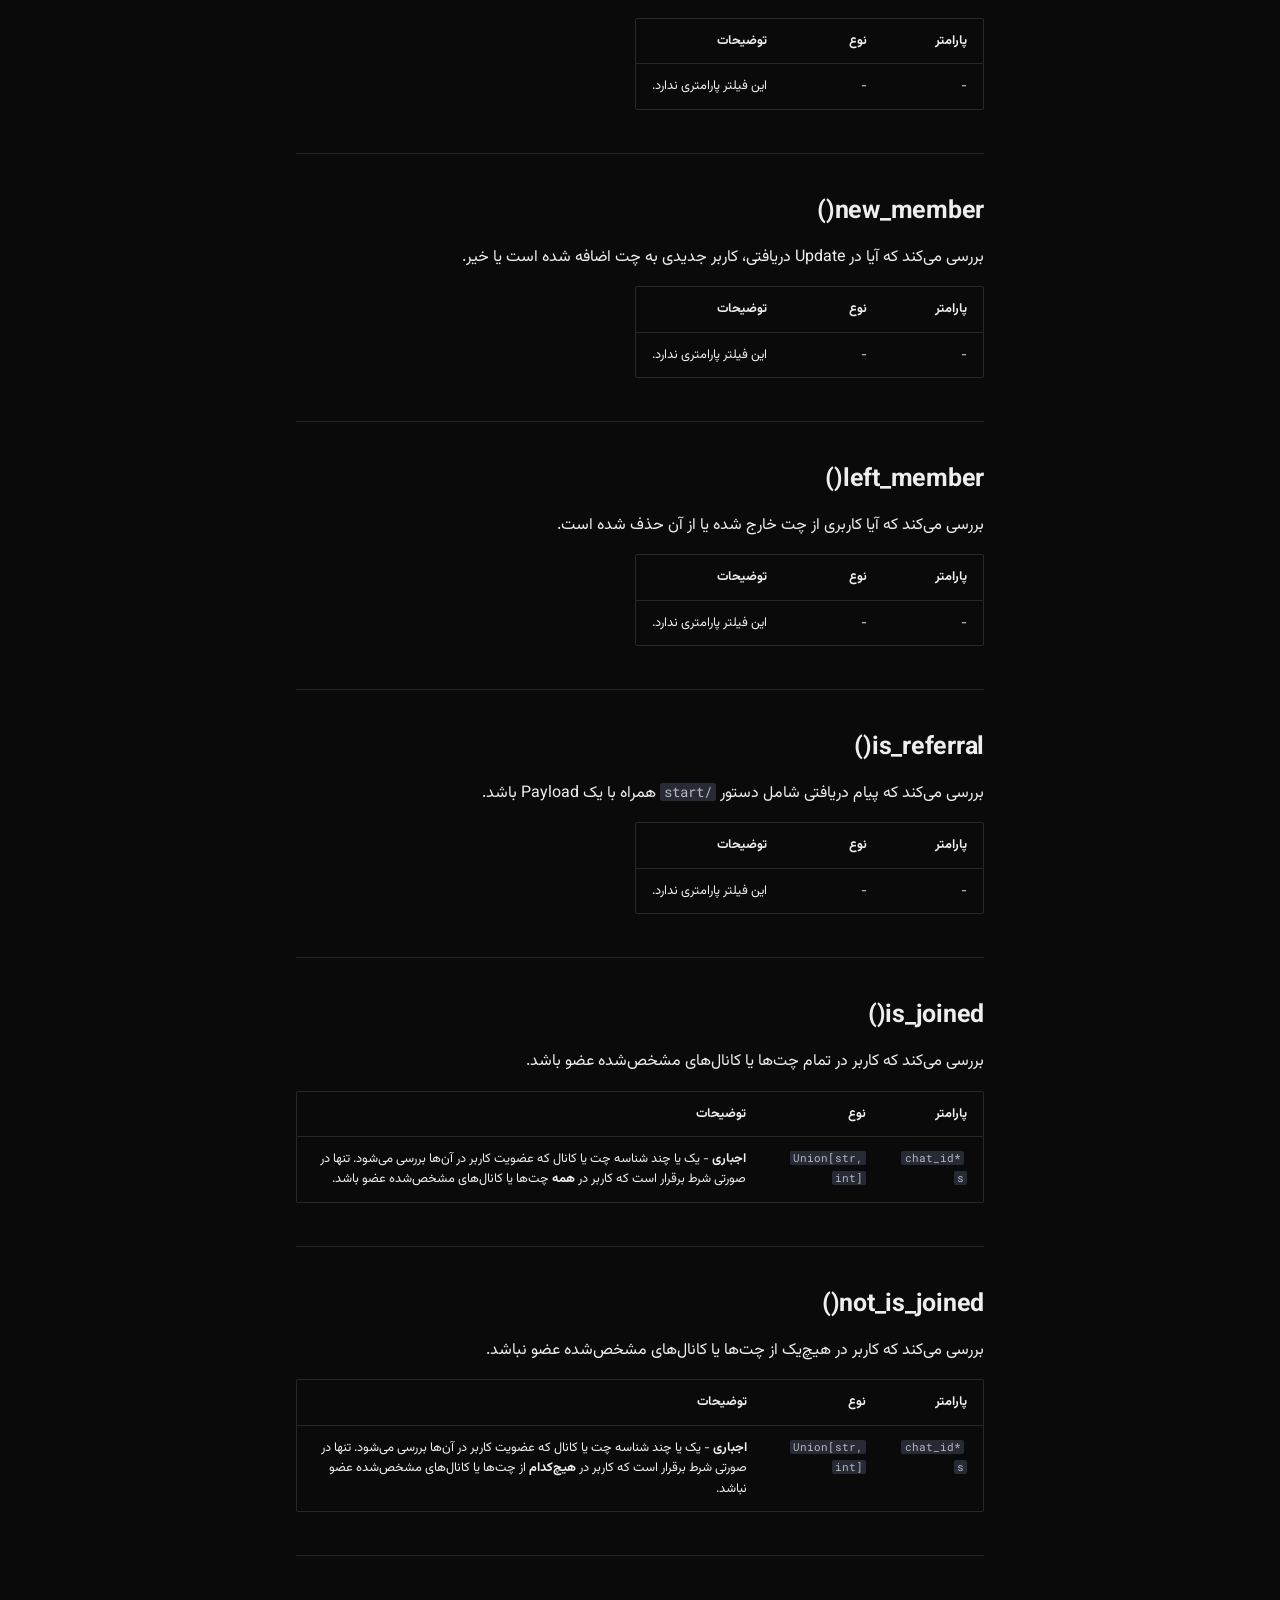
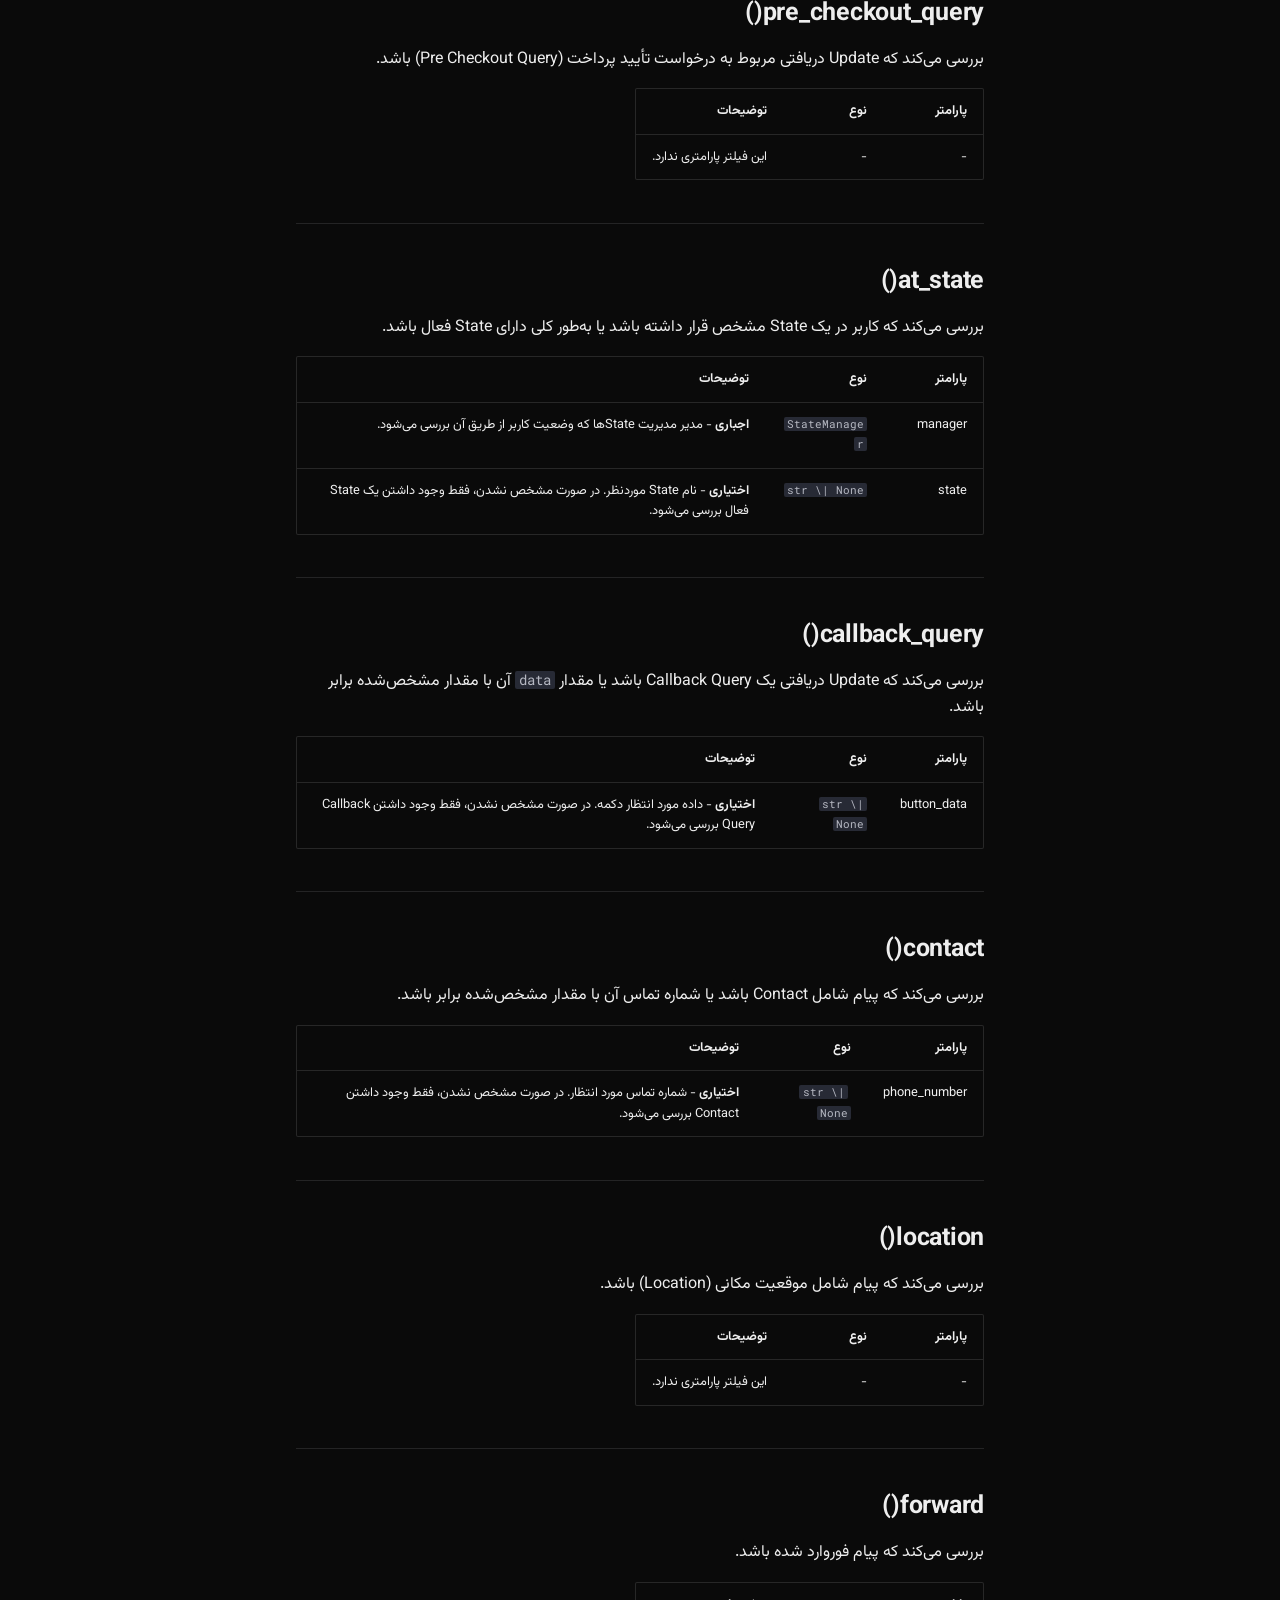
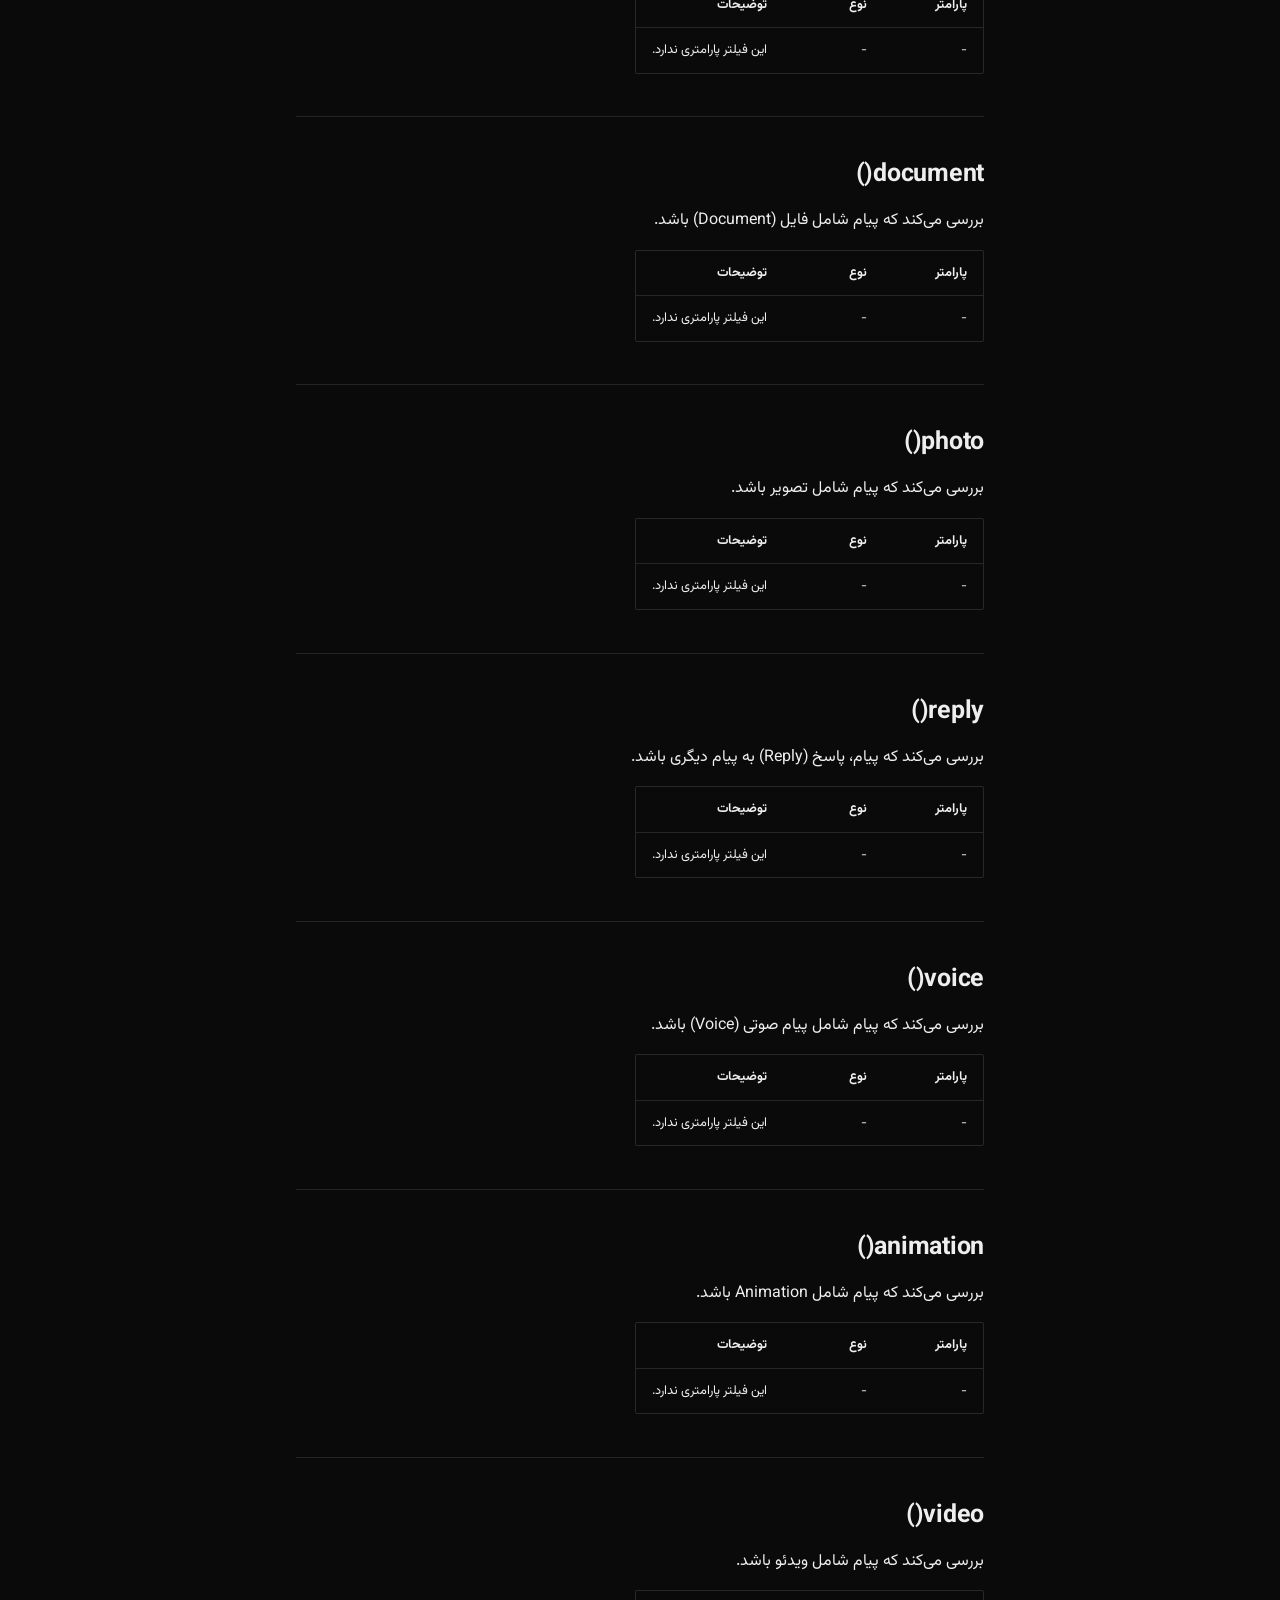
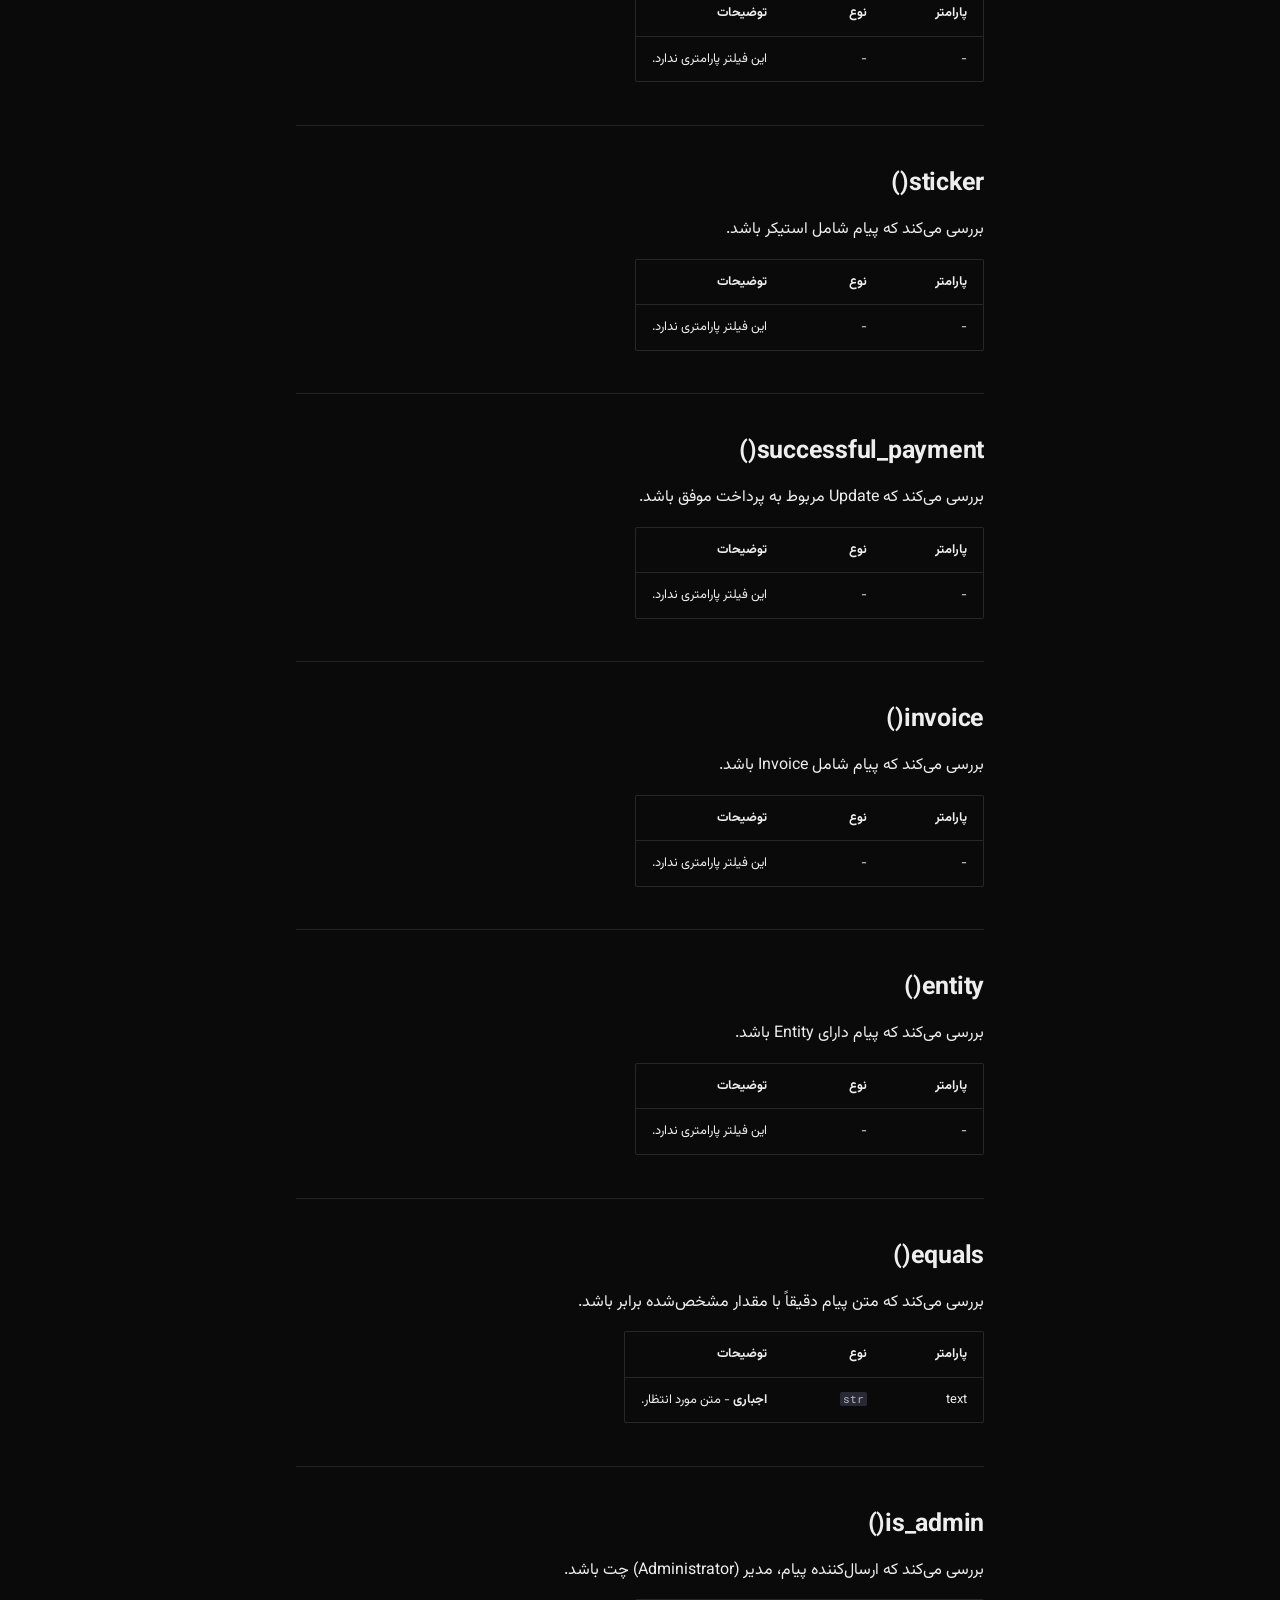
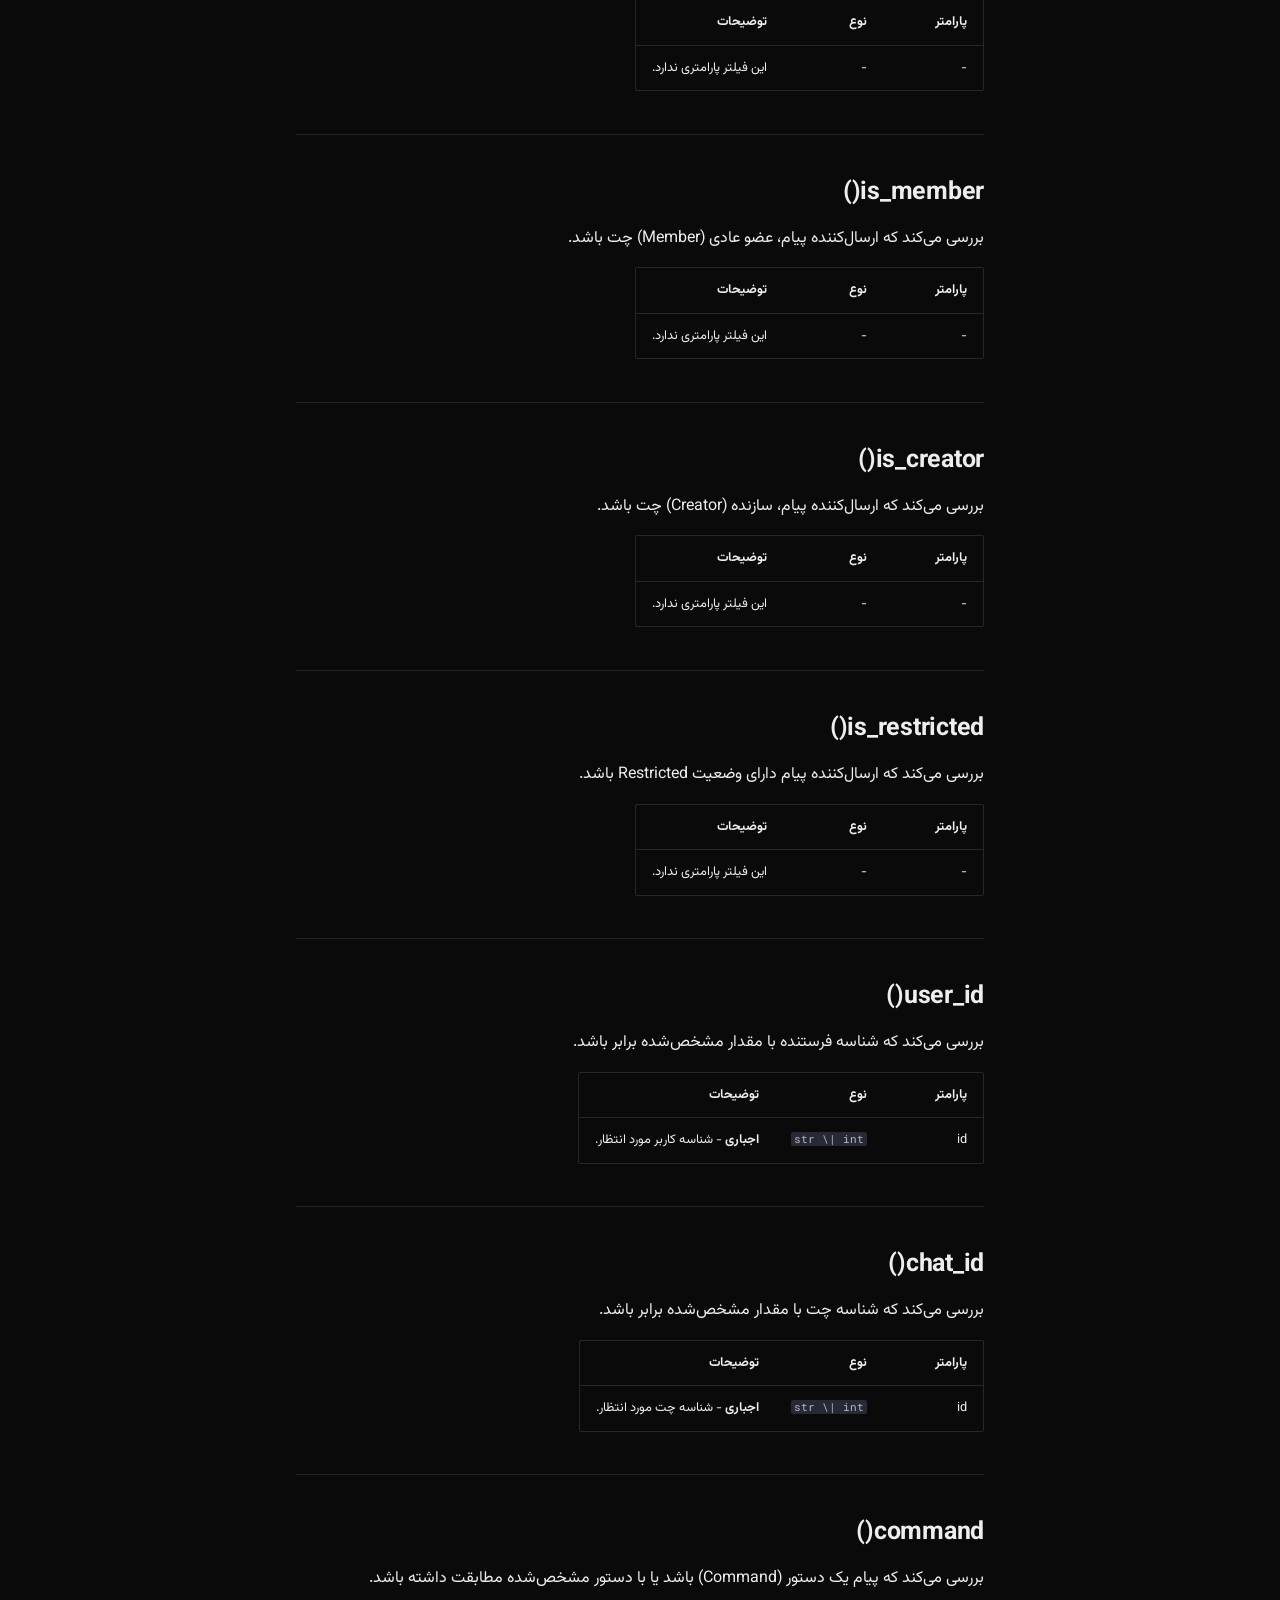
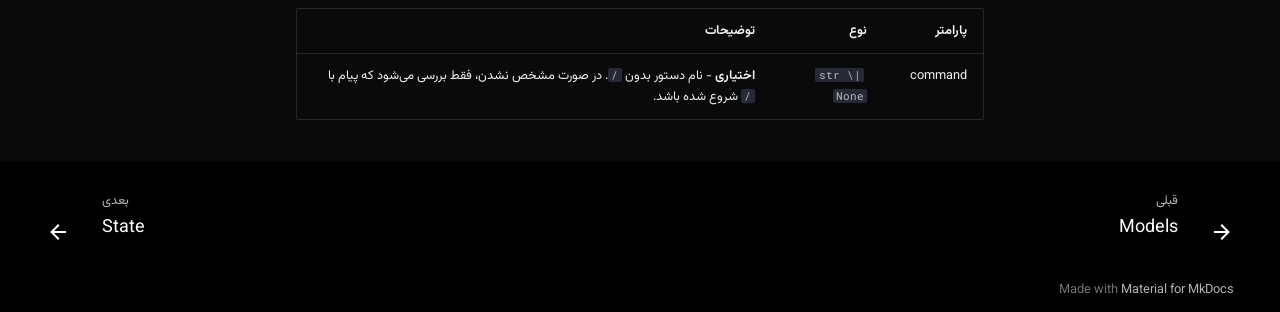
<file: filters/index.html>
<!doctype html>
<html lang="fa" class="no-js">
  <head>
    
      <meta charset="utf-8">
      <meta name="viewport" content="width=device-width,initial-scale=1">
      
      
      
      
        <link rel="prev" href="../models/">
      
      
        <link rel="next" href="../state/">
      
      
        
      
      
      <link rel="icon" href="../assets/images/favicon.png">
      <meta name="generator" content="mkdocs-1.6.1, mkdocs-material-9.7.6">
    
    
      
        <title>Filters - gyron Documentation</title>
      
    
    
      <link rel="stylesheet" href="../assets/stylesheets/main.484c7ddc.min.css">
      
        
        <link rel="stylesheet" href="../assets/stylesheets/palette.ab4e12ef.min.css">
      
      


    
    
      
    
    
      
        
        
        <link rel="preconnect" href="https://fonts.gstatic.com" crossorigin>
        <link rel="stylesheet" href="https://fonts.googleapis.com/css?family=Roboto:300,300i,400,400i,700,700i%7CRoboto+Mono:400,400i,700,700i&display=fallback">
        <style>:root{--md-text-font:"Roboto";--md-code-font:"Roboto Mono"}</style>
      
    
    
      <link rel="stylesheet" href="https://fonts.googleapis.com/css2?family=Vazirmatn:wght@400;700&display=swap">
    
      <link rel="stylesheet" href="../stylesheets/extra.css">
    
    <script>__md_scope=new URL("..",location),__md_hash=e=>[...e].reduce(((e,_)=>(e<<5)-e+_.charCodeAt(0)),0),__md_get=(e,_=localStorage,t=__md_scope)=>JSON.parse(_.getItem(t.pathname+"."+e)),__md_set=(e,_,t=localStorage,a=__md_scope)=>{try{t.setItem(a.pathname+"."+e,JSON.stringify(_))}catch(e){}}</script>
    
      

    
    
  </head>
  
  
    
    
      
    
    
    
    
    <body dir="rtl" data-md-color-scheme="slate" data-md-color-primary="black" data-md-color-accent="cyan">
  
    
    <input class="md-toggle" data-md-toggle="drawer" type="checkbox" id="__drawer" autocomplete="off">
    <input class="md-toggle" data-md-toggle="search" type="checkbox" id="__search" autocomplete="off">
    <label class="md-overlay" for="__drawer"></label>
    <div data-md-component="skip">
      
        
        <a href="#filters" class="md-skip">
          پرش به محتویات
        </a>
      
    </div>
    <div data-md-component="announce">
      
    </div>
    
    
      

<header class="md-header" data-md-component="header">
  <nav class="md-header__inner md-grid" aria-label="سرتیتر">
    <a href=".." title="gyron Documentation" class="md-header__button md-logo" aria-label="gyron Documentation" data-md-component="logo">
      
  
  <svg xmlns="http://www.w3.org/2000/svg" viewBox="0 0 24 24"><path d="M12 8a3 3 0 0 0 3-3 3 3 0 0 0-3-3 3 3 0 0 0-3 3 3 3 0 0 0 3 3m0 3.54C9.64 9.35 6.5 8 3 8v11c3.5 0 6.64 1.35 9 3.54 2.36-2.19 5.5-3.54 9-3.54V8c-3.5 0-6.64 1.35-9 3.54"/></svg>

    </a>
    <label class="md-header__button md-icon" for="__drawer">
      
      <svg xmlns="http://www.w3.org/2000/svg" viewBox="0 0 24 24"><path d="M3 6h18v2H3zm0 5h18v2H3zm0 5h18v2H3z"/></svg>
    </label>
    <div class="md-header__title" data-md-component="header-title">
      <div class="md-header__ellipsis">
        <div class="md-header__topic">
          <span class="md-ellipsis">
            gyron Documentation
          </span>
        </div>
        <div class="md-header__topic" data-md-component="header-topic">
          <span class="md-ellipsis">
            
              Filters
            
          </span>
        </div>
      </div>
    </div>
    
      
        <form class="md-header__option" data-md-component="palette">
  
    
    
    
    <input class="md-option" data-md-color-media="" data-md-color-scheme="slate" data-md-color-primary="black" data-md-color-accent="cyan"  aria-label="Light mode"  type="radio" name="__palette" id="__palette_0">
    
      <label class="md-header__button md-icon" title="Light mode" for="__palette_1" hidden>
        <svg xmlns="http://www.w3.org/2000/svg" viewBox="0 0 24 24"><path d="M12 7a5 5 0 0 1 5 5 5 5 0 0 1-5 5 5 5 0 0 1-5-5 5 5 0 0 1 5-5m0 2a3 3 0 0 0-3 3 3 3 0 0 0 3 3 3 3 0 0 0 3-3 3 3 0 0 0-3-3m0-7 2.39 3.42C13.65 5.15 12.84 5 12 5s-1.65.15-2.39.42zM3.34 7l4.16-.35A7.2 7.2 0 0 0 5.94 8.5c-.44.74-.69 1.5-.83 2.29zm.02 10 1.76-3.77a7.131 7.131 0 0 0 2.38 4.14zM20.65 7l-1.77 3.79a7.02 7.02 0 0 0-2.38-4.15zm-.01 10-4.14.36c.59-.51 1.12-1.14 1.54-1.86.42-.73.69-1.5.83-2.29zM12 22l-2.41-3.44c.74.27 1.55.44 2.41.44.82 0 1.63-.17 2.37-.44z"/></svg>
      </label>
    
  
    
    
    
    <input class="md-option" data-md-color-media="" data-md-color-scheme="default" data-md-color-primary="black" data-md-color-accent="cyan"  aria-label="Dark mode"  type="radio" name="__palette" id="__palette_1">
    
      <label class="md-header__button md-icon" title="Dark mode" for="__palette_0" hidden>
        <svg xmlns="http://www.w3.org/2000/svg" viewBox="0 0 24 24"><path d="m17.75 4.09-2.53 1.94.91 3.06-2.63-1.81-2.63 1.81.91-3.06-2.53-1.94L12.44 4l1.06-3 1.06 3zm3.5 6.91-1.64 1.25.59 1.98-1.7-1.17-1.7 1.17.59-1.98L15.75 11l2.06-.05L18.5 9l.69 1.95zm-2.28 4.95c.83-.08 1.72 1.1 1.19 1.85-.32.45-.66.87-1.08 1.27C15.17 23 8.84 23 4.94 19.07c-3.91-3.9-3.91-10.24 0-14.14.4-.4.82-.76 1.27-1.08.75-.53 1.93.36 1.85 1.19-.27 2.86.69 5.83 2.89 8.02a9.96 9.96 0 0 0 8.02 2.89m-1.64 2.02a12.08 12.08 0 0 1-7.8-3.47c-2.17-2.19-3.33-5-3.49-7.82-2.81 3.14-2.7 7.96.31 10.98 3.02 3.01 7.84 3.12 10.98.31"/></svg>
      </label>
    
  
</form>
      
    
    
      <script>var palette=__md_get("__palette");if(palette&&palette.color){if("(prefers-color-scheme)"===palette.color.media){var media=matchMedia("(prefers-color-scheme: light)"),input=document.querySelector(media.matches?"[data-md-color-media='(prefers-color-scheme: light)']":"[data-md-color-media='(prefers-color-scheme: dark)']");palette.color.media=input.getAttribute("data-md-color-media"),palette.color.scheme=input.getAttribute("data-md-color-scheme"),palette.color.primary=input.getAttribute("data-md-color-primary"),palette.color.accent=input.getAttribute("data-md-color-accent")}for(var[key,value]of Object.entries(palette.color))document.body.setAttribute("data-md-color-"+key,value)}</script>
    
    
    
    
  </nav>
  
</header>
    
    <div class="md-container" data-md-component="container">
      
      
        
          
            
<nav class="md-tabs" aria-label="زبانه‌ها" data-md-component="tabs">
  <div class="md-grid">
    <ul class="md-tabs__list">
      
        
  
  
  
  
    <li class="md-tabs__item">
      <a href=".." class="md-tabs__link">
        
  
  
    
  
  Home

      </a>
    </li>
  

      
        
  
  
  
  
    <li class="md-tabs__item">
      <a href="../methods/" class="md-tabs__link">
        
  
  
    
  
  Methods

      </a>
    </li>
  

      
        
  
  
  
  
    <li class="md-tabs__item">
      <a href="../models/" class="md-tabs__link">
        
  
  
    
  
  Models

      </a>
    </li>
  

      
        
  
  
  
    
  
  
    <li class="md-tabs__item md-tabs__item--active">
      <a href="./" class="md-tabs__link">
        
  
  
    
  
  Filters

      </a>
    </li>
  

      
        
  
  
  
  
    <li class="md-tabs__item">
      <a href="../state/" class="md-tabs__link">
        
  
  
    
  
  State

      </a>
    </li>
  

      
        
  
  
  
  
    <li class="md-tabs__item">
      <a href="../enums/" class="md-tabs__link">
        
  
  
    
  
  Enums

      </a>
    </li>
  

      
    </ul>
  </div>
</nav>
          
        
      
      <main class="md-main" data-md-component="main">
        <div class="md-main__inner md-grid">
          
            
              
              <div class="md-sidebar md-sidebar--primary" data-md-component="sidebar" data-md-type="navigation" >
                <div class="md-sidebar__scrollwrap">
                  <div class="md-sidebar__inner">
                    


  


<nav class="md-nav md-nav--primary md-nav--lifted" aria-label="هدایت" data-md-level="0">
  <label class="md-nav__title" for="__drawer">
    <a href=".." title="gyron Documentation" class="md-nav__button md-logo" aria-label="gyron Documentation" data-md-component="logo">
      
  
  <svg xmlns="http://www.w3.org/2000/svg" viewBox="0 0 24 24"><path d="M12 8a3 3 0 0 0 3-3 3 3 0 0 0-3-3 3 3 0 0 0-3 3 3 3 0 0 0 3 3m0 3.54C9.64 9.35 6.5 8 3 8v11c3.5 0 6.64 1.35 9 3.54 2.36-2.19 5.5-3.54 9-3.54V8c-3.5 0-6.64 1.35-9 3.54"/></svg>

    </a>
    gyron Documentation
  </label>
  
  <ul class="md-nav__list" data-md-scrollfix>
    
      
      
  
  
  
  
    <li class="md-nav__item">
      <a href=".." class="md-nav__link">
        
  
  
  <span class="md-ellipsis">
    
  
    Home
  

    
  </span>
  
  

      </a>
    </li>
  

    
      
      
  
  
  
  
    <li class="md-nav__item">
      <a href="../methods/" class="md-nav__link">
        
  
  
  <span class="md-ellipsis">
    
  
    Methods
  

    
  </span>
  
  

      </a>
    </li>
  

    
      
      
  
  
  
  
    <li class="md-nav__item">
      <a href="../models/" class="md-nav__link">
        
  
  
  <span class="md-ellipsis">
    
  
    Models
  

    
  </span>
  
  

      </a>
    </li>
  

    
      
      
  
  
    
  
  
  
    <li class="md-nav__item md-nav__item--active">
      
      <input class="md-nav__toggle md-toggle" type="checkbox" id="__toc">
      
      
        
      
      
        <label class="md-nav__link md-nav__link--active" for="__toc">
          
  
  
  <span class="md-ellipsis">
    
  
    Filters
  

    
  </span>
  
  

          <span class="md-nav__icon md-icon"></span>
        </label>
      
      <a href="./" class="md-nav__link md-nav__link--active">
        
  
  
  <span class="md-ellipsis">
    
  
    Filters
  

    
  </span>
  
  

      </a>
      
        

<nav class="md-nav md-nav--secondary" aria-label="فهرست موضوعات">
  
  
  
    
  
  
    <label class="md-nav__title" for="__toc">
      <span class="md-nav__icon md-icon"></span>
      فهرست موضوعات
    </label>
    <ul class="md-nav__list" data-md-component="toc" data-md-scrollfix>
      
        <li class="md-nav__item">
  <a href="#text" class="md-nav__link">
    <span class="md-ellipsis">
      
        text()
      
    </span>
  </a>
  
</li>
      
        <li class="md-nav__item">
  <a href="#caption" class="md-nav__link">
    <span class="md-ellipsis">
      
        caption()
      
    </span>
  </a>
  
</li>
      
        <li class="md-nav__item">
  <a href="#private" class="md-nav__link">
    <span class="md-ellipsis">
      
        private()
      
    </span>
  </a>
  
</li>
      
        <li class="md-nav__item">
  <a href="#group" class="md-nav__link">
    <span class="md-ellipsis">
      
        group()
      
    </span>
  </a>
  
</li>
      
        <li class="md-nav__item">
  <a href="#channel" class="md-nav__link">
    <span class="md-ellipsis">
      
        channel()
      
    </span>
  </a>
  
</li>
      
        <li class="md-nav__item">
  <a href="#new_member" class="md-nav__link">
    <span class="md-ellipsis">
      
        new_member()
      
    </span>
  </a>
  
</li>
      
        <li class="md-nav__item">
  <a href="#left_member" class="md-nav__link">
    <span class="md-ellipsis">
      
        left_member()
      
    </span>
  </a>
  
</li>
      
        <li class="md-nav__item">
  <a href="#is_referral" class="md-nav__link">
    <span class="md-ellipsis">
      
        is_referral()
      
    </span>
  </a>
  
</li>
      
        <li class="md-nav__item">
  <a href="#is_joined" class="md-nav__link">
    <span class="md-ellipsis">
      
        is_joined()
      
    </span>
  </a>
  
</li>
      
        <li class="md-nav__item">
  <a href="#not_is_joined" class="md-nav__link">
    <span class="md-ellipsis">
      
        not_is_joined()
      
    </span>
  </a>
  
</li>
      
        <li class="md-nav__item">
  <a href="#pre_checkout_query" class="md-nav__link">
    <span class="md-ellipsis">
      
        pre_checkout_query()
      
    </span>
  </a>
  
</li>
      
        <li class="md-nav__item">
  <a href="#at_state" class="md-nav__link">
    <span class="md-ellipsis">
      
        at_state()
      
    </span>
  </a>
  
</li>
      
        <li class="md-nav__item">
  <a href="#callback_query" class="md-nav__link">
    <span class="md-ellipsis">
      
        callback_query()
      
    </span>
  </a>
  
</li>
      
        <li class="md-nav__item">
  <a href="#contact" class="md-nav__link">
    <span class="md-ellipsis">
      
        contact()
      
    </span>
  </a>
  
</li>
      
        <li class="md-nav__item">
  <a href="#location" class="md-nav__link">
    <span class="md-ellipsis">
      
        location()
      
    </span>
  </a>
  
</li>
      
        <li class="md-nav__item">
  <a href="#forward" class="md-nav__link">
    <span class="md-ellipsis">
      
        forward()
      
    </span>
  </a>
  
</li>
      
        <li class="md-nav__item">
  <a href="#document" class="md-nav__link">
    <span class="md-ellipsis">
      
        document()
      
    </span>
  </a>
  
</li>
      
        <li class="md-nav__item">
  <a href="#photo" class="md-nav__link">
    <span class="md-ellipsis">
      
        photo()
      
    </span>
  </a>
  
</li>
      
        <li class="md-nav__item">
  <a href="#reply" class="md-nav__link">
    <span class="md-ellipsis">
      
        reply()
      
    </span>
  </a>
  
</li>
      
        <li class="md-nav__item">
  <a href="#voice" class="md-nav__link">
    <span class="md-ellipsis">
      
        voice()
      
    </span>
  </a>
  
</li>
      
        <li class="md-nav__item">
  <a href="#animation" class="md-nav__link">
    <span class="md-ellipsis">
      
        animation()
      
    </span>
  </a>
  
</li>
      
        <li class="md-nav__item">
  <a href="#video" class="md-nav__link">
    <span class="md-ellipsis">
      
        video()
      
    </span>
  </a>
  
</li>
      
        <li class="md-nav__item">
  <a href="#sticker" class="md-nav__link">
    <span class="md-ellipsis">
      
        sticker()
      
    </span>
  </a>
  
</li>
      
        <li class="md-nav__item">
  <a href="#successful_payment" class="md-nav__link">
    <span class="md-ellipsis">
      
        successful_payment()
      
    </span>
  </a>
  
</li>
      
        <li class="md-nav__item">
  <a href="#invoice" class="md-nav__link">
    <span class="md-ellipsis">
      
        invoice()
      
    </span>
  </a>
  
</li>
      
        <li class="md-nav__item">
  <a href="#entity" class="md-nav__link">
    <span class="md-ellipsis">
      
        entity()
      
    </span>
  </a>
  
</li>
      
        <li class="md-nav__item">
  <a href="#equals" class="md-nav__link">
    <span class="md-ellipsis">
      
        equals()
      
    </span>
  </a>
  
</li>
      
        <li class="md-nav__item">
  <a href="#is_admin" class="md-nav__link">
    <span class="md-ellipsis">
      
        is_admin()
      
    </span>
  </a>
  
</li>
      
        <li class="md-nav__item">
  <a href="#is_member" class="md-nav__link">
    <span class="md-ellipsis">
      
        is_member()
      
    </span>
  </a>
  
</li>
      
        <li class="md-nav__item">
  <a href="#is_creator" class="md-nav__link">
    <span class="md-ellipsis">
      
        is_creator()
      
    </span>
  </a>
  
</li>
      
        <li class="md-nav__item">
  <a href="#is_restricted" class="md-nav__link">
    <span class="md-ellipsis">
      
        is_restricted()
      
    </span>
  </a>
  
</li>
      
        <li class="md-nav__item">
  <a href="#user_id" class="md-nav__link">
    <span class="md-ellipsis">
      
        user_id()
      
    </span>
  </a>
  
</li>
      
        <li class="md-nav__item">
  <a href="#chat_id" class="md-nav__link">
    <span class="md-ellipsis">
      
        chat_id()
      
    </span>
  </a>
  
</li>
      
        <li class="md-nav__item">
  <a href="#command" class="md-nav__link">
    <span class="md-ellipsis">
      
        command()
      
    </span>
  </a>
  
</li>
      
    </ul>
  
</nav>
      
    </li>
  

    
      
      
  
  
  
  
    <li class="md-nav__item">
      <a href="../state/" class="md-nav__link">
        
  
  
  <span class="md-ellipsis">
    
  
    State
  

    
  </span>
  
  

      </a>
    </li>
  

    
      
      
  
  
  
  
    <li class="md-nav__item">
      <a href="../enums/" class="md-nav__link">
        
  
  
  <span class="md-ellipsis">
    
  
    Enums
  

    
  </span>
  
  

      </a>
    </li>
  

    
  </ul>
</nav>
                  </div>
                </div>
              </div>
            
            
              
              <div class="md-sidebar md-sidebar--secondary" data-md-component="sidebar" data-md-type="toc" >
                <div class="md-sidebar__scrollwrap">
                  <div class="md-sidebar__inner">
                    

<nav class="md-nav md-nav--secondary" aria-label="فهرست موضوعات">
  
  
  
    
  
  
    <label class="md-nav__title" for="__toc">
      <span class="md-nav__icon md-icon"></span>
      فهرست موضوعات
    </label>
    <ul class="md-nav__list" data-md-component="toc" data-md-scrollfix>
      
        <li class="md-nav__item">
  <a href="#text" class="md-nav__link">
    <span class="md-ellipsis">
      
        text()
      
    </span>
  </a>
  
</li>
      
        <li class="md-nav__item">
  <a href="#caption" class="md-nav__link">
    <span class="md-ellipsis">
      
        caption()
      
    </span>
  </a>
  
</li>
      
        <li class="md-nav__item">
  <a href="#private" class="md-nav__link">
    <span class="md-ellipsis">
      
        private()
      
    </span>
  </a>
  
</li>
      
        <li class="md-nav__item">
  <a href="#group" class="md-nav__link">
    <span class="md-ellipsis">
      
        group()
      
    </span>
  </a>
  
</li>
      
        <li class="md-nav__item">
  <a href="#channel" class="md-nav__link">
    <span class="md-ellipsis">
      
        channel()
      
    </span>
  </a>
  
</li>
      
        <li class="md-nav__item">
  <a href="#new_member" class="md-nav__link">
    <span class="md-ellipsis">
      
        new_member()
      
    </span>
  </a>
  
</li>
      
        <li class="md-nav__item">
  <a href="#left_member" class="md-nav__link">
    <span class="md-ellipsis">
      
        left_member()
      
    </span>
  </a>
  
</li>
      
        <li class="md-nav__item">
  <a href="#is_referral" class="md-nav__link">
    <span class="md-ellipsis">
      
        is_referral()
      
    </span>
  </a>
  
</li>
      
        <li class="md-nav__item">
  <a href="#is_joined" class="md-nav__link">
    <span class="md-ellipsis">
      
        is_joined()
      
    </span>
  </a>
  
</li>
      
        <li class="md-nav__item">
  <a href="#not_is_joined" class="md-nav__link">
    <span class="md-ellipsis">
      
        not_is_joined()
      
    </span>
  </a>
  
</li>
      
        <li class="md-nav__item">
  <a href="#pre_checkout_query" class="md-nav__link">
    <span class="md-ellipsis">
      
        pre_checkout_query()
      
    </span>
  </a>
  
</li>
      
        <li class="md-nav__item">
  <a href="#at_state" class="md-nav__link">
    <span class="md-ellipsis">
      
        at_state()
      
    </span>
  </a>
  
</li>
      
        <li class="md-nav__item">
  <a href="#callback_query" class="md-nav__link">
    <span class="md-ellipsis">
      
        callback_query()
      
    </span>
  </a>
  
</li>
      
        <li class="md-nav__item">
  <a href="#contact" class="md-nav__link">
    <span class="md-ellipsis">
      
        contact()
      
    </span>
  </a>
  
</li>
      
        <li class="md-nav__item">
  <a href="#location" class="md-nav__link">
    <span class="md-ellipsis">
      
        location()
      
    </span>
  </a>
  
</li>
      
        <li class="md-nav__item">
  <a href="#forward" class="md-nav__link">
    <span class="md-ellipsis">
      
        forward()
      
    </span>
  </a>
  
</li>
      
        <li class="md-nav__item">
  <a href="#document" class="md-nav__link">
    <span class="md-ellipsis">
      
        document()
      
    </span>
  </a>
  
</li>
      
        <li class="md-nav__item">
  <a href="#photo" class="md-nav__link">
    <span class="md-ellipsis">
      
        photo()
      
    </span>
  </a>
  
</li>
      
        <li class="md-nav__item">
  <a href="#reply" class="md-nav__link">
    <span class="md-ellipsis">
      
        reply()
      
    </span>
  </a>
  
</li>
      
        <li class="md-nav__item">
  <a href="#voice" class="md-nav__link">
    <span class="md-ellipsis">
      
        voice()
      
    </span>
  </a>
  
</li>
      
        <li class="md-nav__item">
  <a href="#animation" class="md-nav__link">
    <span class="md-ellipsis">
      
        animation()
      
    </span>
  </a>
  
</li>
      
        <li class="md-nav__item">
  <a href="#video" class="md-nav__link">
    <span class="md-ellipsis">
      
        video()
      
    </span>
  </a>
  
</li>
      
        <li class="md-nav__item">
  <a href="#sticker" class="md-nav__link">
    <span class="md-ellipsis">
      
        sticker()
      
    </span>
  </a>
  
</li>
      
        <li class="md-nav__item">
  <a href="#successful_payment" class="md-nav__link">
    <span class="md-ellipsis">
      
        successful_payment()
      
    </span>
  </a>
  
</li>
      
        <li class="md-nav__item">
  <a href="#invoice" class="md-nav__link">
    <span class="md-ellipsis">
      
        invoice()
      
    </span>
  </a>
  
</li>
      
        <li class="md-nav__item">
  <a href="#entity" class="md-nav__link">
    <span class="md-ellipsis">
      
        entity()
      
    </span>
  </a>
  
</li>
      
        <li class="md-nav__item">
  <a href="#equals" class="md-nav__link">
    <span class="md-ellipsis">
      
        equals()
      
    </span>
  </a>
  
</li>
      
        <li class="md-nav__item">
  <a href="#is_admin" class="md-nav__link">
    <span class="md-ellipsis">
      
        is_admin()
      
    </span>
  </a>
  
</li>
      
        <li class="md-nav__item">
  <a href="#is_member" class="md-nav__link">
    <span class="md-ellipsis">
      
        is_member()
      
    </span>
  </a>
  
</li>
      
        <li class="md-nav__item">
  <a href="#is_creator" class="md-nav__link">
    <span class="md-ellipsis">
      
        is_creator()
      
    </span>
  </a>
  
</li>
      
        <li class="md-nav__item">
  <a href="#is_restricted" class="md-nav__link">
    <span class="md-ellipsis">
      
        is_restricted()
      
    </span>
  </a>
  
</li>
      
        <li class="md-nav__item">
  <a href="#user_id" class="md-nav__link">
    <span class="md-ellipsis">
      
        user_id()
      
    </span>
  </a>
  
</li>
      
        <li class="md-nav__item">
  <a href="#chat_id" class="md-nav__link">
    <span class="md-ellipsis">
      
        chat_id()
      
    </span>
  </a>
  
</li>
      
        <li class="md-nav__item">
  <a href="#command" class="md-nav__link">
    <span class="md-ellipsis">
      
        command()
      
    </span>
  </a>
  
</li>
      
    </ul>
  
</nav>
                  </div>
                </div>
              </div>
            
          
          
            <div class="md-content" data-md-component="content">
              
              <article class="md-content__inner md-typeset">
                
                  



<h1 id="filters">filters</h1>
<p>فیلترها برای محدود کردن اجرای هندلرها استفاده می‌شوند. هر فیلتر یک شرط را روی Update دریافتی بررسی می‌کند و تنها در صورتی که شرط برقرار باشد، هندلر اجرا می‌شود.</p>
<p>در صورتی که چند فیلتر به‌صورت همزمان برای یک هندلر تعریف شوند، <strong>تمام فیلترها باید برقرار باشند</strong> تا هندلر اجرا شود.</p>
<hr />
<h2 id="text"><strong>text()</strong></h2>
<p>بررسی می‌کند که پیام دارای متن باشد یا متن آن با الگوی مشخص‌شده مطابقت داشته باشد.</p>
<table>
<thead>
<tr>
<th>پارامتر</th>
<th>نوع</th>
<th>توضیحات</th>
</tr>
</thead>
<tbody>
<tr>
<td>pattern</td>
<td><code>str \| Pattern \| None</code></td>
<td><strong>اختیاری</strong> - الگوی موردنظر برای جستجو در متن پیام. در صورت مشخص نشدن، فقط وجود داشتن متن بررسی می‌شود.</td>
</tr>
</tbody>
</table>
<hr />
<h2 id="caption"><strong>caption()</strong></h2>
<p>بررسی می‌کند که پیام دارای Caption باشد یا Caption آن با الگوی مشخص‌شده مطابقت داشته باشد.</p>
<table>
<thead>
<tr>
<th>پارامتر</th>
<th>نوع</th>
<th>توضیحات</th>
</tr>
</thead>
<tbody>
<tr>
<td>pattern</td>
<td><code>str \| Pattern \| None</code></td>
<td><strong>اختیاری</strong> - الگوی موردنظر برای جستجو در Caption. در صورت مشخص نشدن، فقط وجود داشتن Caption بررسی می‌شود.</td>
</tr>
</tbody>
</table>
<hr />
<h2 id="private"><strong>private()</strong></h2>
<p>بررسی می‌کند که پیام در گفت‌وگوی خصوصی (Private Chat) ارسال شده باشد.</p>
<table>
<thead>
<tr>
<th>پارامتر</th>
<th>نوع</th>
<th>توضیحات</th>
</tr>
</thead>
<tbody>
<tr>
<td>-</td>
<td>-</td>
<td>این فیلتر پارامتری ندارد.</td>
</tr>
</tbody>
</table>
<hr />
<h2 id="group"><strong>group()</strong></h2>
<p>بررسی می‌کند که پیام در گروه ارسال شده باشد.</p>
<table>
<thead>
<tr>
<th>پارامتر</th>
<th>نوع</th>
<th>توضیحات</th>
</tr>
</thead>
<tbody>
<tr>
<td>-</td>
<td>-</td>
<td>این فیلتر پارامتری ندارد.</td>
</tr>
</tbody>
</table>
<hr />
<h2 id="channel"><strong>channel()</strong></h2>
<p>بررسی می‌کند که پیام در کانال ارسال شده باشد.</p>
<table>
<thead>
<tr>
<th>پارامتر</th>
<th>نوع</th>
<th>توضیحات</th>
</tr>
</thead>
<tbody>
<tr>
<td>-</td>
<td>-</td>
<td>این فیلتر پارامتری ندارد.</td>
</tr>
</tbody>
</table>
<hr />
<h2 id="new_member"><strong>new_member()</strong></h2>
<p>بررسی می‌کند که آیا در Update دریافتی، کاربر جدیدی به چت اضافه شده است یا خیر.</p>
<table>
<thead>
<tr>
<th>پارامتر</th>
<th>نوع</th>
<th>توضیحات</th>
</tr>
</thead>
<tbody>
<tr>
<td>-</td>
<td>-</td>
<td>این فیلتر پارامتری ندارد.</td>
</tr>
</tbody>
</table>
<hr />
<h2 id="left_member"><strong>left_member()</strong></h2>
<p>بررسی می‌کند که آیا کاربری از چت خارج شده یا از آن حذف شده است.</p>
<table>
<thead>
<tr>
<th>پارامتر</th>
<th>نوع</th>
<th>توضیحات</th>
</tr>
</thead>
<tbody>
<tr>
<td>-</td>
<td>-</td>
<td>این فیلتر پارامتری ندارد.</td>
</tr>
</tbody>
</table>
<hr />
<h2 id="is_referral"><strong>is_referral()</strong></h2>
<p>بررسی می‌کند که پیام دریافتی شامل دستور <code>/start</code> همراه با یک Payload باشد.</p>
<table>
<thead>
<tr>
<th>پارامتر</th>
<th>نوع</th>
<th>توضیحات</th>
</tr>
</thead>
<tbody>
<tr>
<td>-</td>
<td>-</td>
<td>این فیلتر پارامتری ندارد.</td>
</tr>
</tbody>
</table>
<hr />
<h2 id="is_joined"><strong>is_joined()</strong></h2>
<p>بررسی می‌کند که کاربر در تمام چت‌ها یا کانال‌های مشخص‌شده عضو باشد.</p>
<table>
<thead>
<tr>
<th>پارامتر</th>
<th>نوع</th>
<th>توضیحات</th>
</tr>
</thead>
<tbody>
<tr>
<td><code>*chat_ids</code></td>
<td><code>Union[str, int]</code></td>
<td><strong>اجباری</strong> - یک یا چند شناسه چت یا کانال که عضویت کاربر در آن‌ها بررسی می‌شود. تنها در صورتی شرط برقرار است که کاربر در <strong>همه</strong> چت‌ها یا کانال‌های مشخص‌شده عضو باشد.</td>
</tr>
</tbody>
</table>
<hr />
<h2 id="not_is_joined"><strong>not_is_joined()</strong></h2>
<p>بررسی می‌کند که کاربر در هیچ‌یک از چت‌ها یا کانال‌های مشخص‌شده عضو نباشد.</p>
<table>
<thead>
<tr>
<th>پارامتر</th>
<th>نوع</th>
<th>توضیحات</th>
</tr>
</thead>
<tbody>
<tr>
<td><code>*chat_ids</code></td>
<td><code>Union[str, int]</code></td>
<td><strong>اجباری</strong> - یک یا چند شناسه چت یا کانال که عضویت کاربر در آن‌ها بررسی می‌شود. تنها در صورتی شرط برقرار است که کاربر در <strong>هیچ‌کدام</strong> از چت‌ها یا کانال‌های مشخص‌شده عضو نباشد.</td>
</tr>
</tbody>
</table>
<hr />
<h2 id="pre_checkout_query"><strong>pre_checkout_query()</strong></h2>
<p>بررسی می‌کند که Update دریافتی مربوط به درخواست تأیید پرداخت (Pre Checkout Query) باشد.</p>
<table>
<thead>
<tr>
<th>پارامتر</th>
<th>نوع</th>
<th>توضیحات</th>
</tr>
</thead>
<tbody>
<tr>
<td>-</td>
<td>-</td>
<td>این فیلتر پارامتری ندارد.</td>
</tr>
</tbody>
</table>
<hr />
<h2 id="at_state"><strong>at_state()</strong></h2>
<p>بررسی می‌کند که کاربر در یک State مشخص قرار داشته باشد یا به‌طور کلی دارای State فعال باشد.</p>
<table>
<thead>
<tr>
<th>پارامتر</th>
<th>نوع</th>
<th>توضیحات</th>
</tr>
</thead>
<tbody>
<tr>
<td>manager</td>
<td><code>StateManager</code></td>
<td><strong>اجباری</strong> - مدیر مدیریت Stateها که وضعیت کاربر از طریق آن بررسی می‌شود.</td>
</tr>
<tr>
<td>state</td>
<td><code>str \| None</code></td>
<td><strong>اختیاری</strong> - نام State موردنظر. در صورت مشخص نشدن، فقط وجود داشتن یک State فعال بررسی می‌شود.</td>
</tr>
</tbody>
</table>
<hr />
<h2 id="callback_query"><strong>callback_query()</strong></h2>
<p>بررسی می‌کند که Update دریافتی یک Callback Query باشد یا مقدار <code>data</code> آن با مقدار مشخص‌شده برابر باشد.</p>
<table>
<thead>
<tr>
<th>پارامتر</th>
<th>نوع</th>
<th>توضیحات</th>
</tr>
</thead>
<tbody>
<tr>
<td>button_data</td>
<td><code>str \| None</code></td>
<td><strong>اختیاری</strong> - داده مورد انتظار دکمه. در صورت مشخص نشدن، فقط وجود داشتن Callback Query بررسی می‌شود.</td>
</tr>
</tbody>
</table>
<hr />
<h2 id="contact"><strong>contact()</strong></h2>
<p>بررسی می‌کند که پیام شامل Contact باشد یا شماره تماس آن با مقدار مشخص‌شده برابر باشد.</p>
<table>
<thead>
<tr>
<th>پارامتر</th>
<th>نوع</th>
<th>توضیحات</th>
</tr>
</thead>
<tbody>
<tr>
<td>phone_number</td>
<td><code>str \| None</code></td>
<td><strong>اختیاری</strong> - شماره تماس مورد انتظار. در صورت مشخص نشدن، فقط وجود داشتن Contact بررسی می‌شود.</td>
</tr>
</tbody>
</table>
<hr />
<h2 id="location"><strong>location()</strong></h2>
<p>بررسی می‌کند که پیام شامل موقعیت مکانی (Location) باشد.</p>
<table>
<thead>
<tr>
<th>پارامتر</th>
<th>نوع</th>
<th>توضیحات</th>
</tr>
</thead>
<tbody>
<tr>
<td>-</td>
<td>-</td>
<td>این فیلتر پارامتری ندارد.</td>
</tr>
</tbody>
</table>
<hr />
<h2 id="forward"><strong>forward()</strong></h2>
<p>بررسی می‌کند که پیام فوروارد شده باشد.</p>
<table>
<thead>
<tr>
<th>پارامتر</th>
<th>نوع</th>
<th>توضیحات</th>
</tr>
</thead>
<tbody>
<tr>
<td>-</td>
<td>-</td>
<td>این فیلتر پارامتری ندارد.</td>
</tr>
</tbody>
</table>
<hr />
<h2 id="document"><strong>document()</strong></h2>
<p>بررسی می‌کند که پیام شامل فایل (Document) باشد.</p>
<table>
<thead>
<tr>
<th>پارامتر</th>
<th>نوع</th>
<th>توضیحات</th>
</tr>
</thead>
<tbody>
<tr>
<td>-</td>
<td>-</td>
<td>این فیلتر پارامتری ندارد.</td>
</tr>
</tbody>
</table>
<hr />
<h2 id="photo"><strong>photo()</strong></h2>
<p>بررسی می‌کند که پیام شامل تصویر باشد.</p>
<table>
<thead>
<tr>
<th>پارامتر</th>
<th>نوع</th>
<th>توضیحات</th>
</tr>
</thead>
<tbody>
<tr>
<td>-</td>
<td>-</td>
<td>این فیلتر پارامتری ندارد.</td>
</tr>
</tbody>
</table>
<hr />
<h2 id="reply"><strong>reply()</strong></h2>
<p>بررسی می‌کند که پیام، پاسخ (Reply) به پیام دیگری باشد.</p>
<table>
<thead>
<tr>
<th>پارامتر</th>
<th>نوع</th>
<th>توضیحات</th>
</tr>
</thead>
<tbody>
<tr>
<td>-</td>
<td>-</td>
<td>این فیلتر پارامتری ندارد.</td>
</tr>
</tbody>
</table>
<hr />
<h2 id="voice"><strong>voice()</strong></h2>
<p>بررسی می‌کند که پیام شامل پیام صوتی (Voice) باشد.</p>
<table>
<thead>
<tr>
<th>پارامتر</th>
<th>نوع</th>
<th>توضیحات</th>
</tr>
</thead>
<tbody>
<tr>
<td>-</td>
<td>-</td>
<td>این فیلتر پارامتری ندارد.</td>
</tr>
</tbody>
</table>
<hr />
<h2 id="animation"><strong>animation()</strong></h2>
<p>بررسی می‌کند که پیام شامل Animation باشد.</p>
<table>
<thead>
<tr>
<th>پارامتر</th>
<th>نوع</th>
<th>توضیحات</th>
</tr>
</thead>
<tbody>
<tr>
<td>-</td>
<td>-</td>
<td>این فیلتر پارامتری ندارد.</td>
</tr>
</tbody>
</table>
<hr />
<h2 id="video"><strong>video()</strong></h2>
<p>بررسی می‌کند که پیام شامل ویدئو باشد.</p>
<table>
<thead>
<tr>
<th>پارامتر</th>
<th>نوع</th>
<th>توضیحات</th>
</tr>
</thead>
<tbody>
<tr>
<td>-</td>
<td>-</td>
<td>این فیلتر پارامتری ندارد.</td>
</tr>
</tbody>
</table>
<hr />
<h2 id="sticker"><strong>sticker()</strong></h2>
<p>بررسی می‌کند که پیام شامل استیکر باشد.</p>
<table>
<thead>
<tr>
<th>پارامتر</th>
<th>نوع</th>
<th>توضیحات</th>
</tr>
</thead>
<tbody>
<tr>
<td>-</td>
<td>-</td>
<td>این فیلتر پارامتری ندارد.</td>
</tr>
</tbody>
</table>
<hr />
<h2 id="successful_payment"><strong>successful_payment()</strong></h2>
<p>بررسی می‌کند که Update مربوط به پرداخت موفق باشد.</p>
<table>
<thead>
<tr>
<th>پارامتر</th>
<th>نوع</th>
<th>توضیحات</th>
</tr>
</thead>
<tbody>
<tr>
<td>-</td>
<td>-</td>
<td>این فیلتر پارامتری ندارد.</td>
</tr>
</tbody>
</table>
<hr />
<h2 id="invoice"><strong>invoice()</strong></h2>
<p>بررسی می‌کند که پیام شامل Invoice باشد.</p>
<table>
<thead>
<tr>
<th>پارامتر</th>
<th>نوع</th>
<th>توضیحات</th>
</tr>
</thead>
<tbody>
<tr>
<td>-</td>
<td>-</td>
<td>این فیلتر پارامتری ندارد.</td>
</tr>
</tbody>
</table>
<hr />
<h2 id="entity"><strong>entity()</strong></h2>
<p>بررسی می‌کند که پیام دارای Entity باشد.</p>
<table>
<thead>
<tr>
<th>پارامتر</th>
<th>نوع</th>
<th>توضیحات</th>
</tr>
</thead>
<tbody>
<tr>
<td>-</td>
<td>-</td>
<td>این فیلتر پارامتری ندارد.</td>
</tr>
</tbody>
</table>
<hr />
<h2 id="equals"><strong>equals()</strong></h2>
<p>بررسی می‌کند که متن پیام دقیقاً با مقدار مشخص‌شده برابر باشد.</p>
<table>
<thead>
<tr>
<th>پارامتر</th>
<th>نوع</th>
<th>توضیحات</th>
</tr>
</thead>
<tbody>
<tr>
<td>text</td>
<td><code>str</code></td>
<td><strong>اجباری</strong> - متن مورد انتظار.</td>
</tr>
</tbody>
</table>
<hr />
<h2 id="is_admin"><strong>is_admin()</strong></h2>
<p>بررسی می‌کند که ارسال‌کننده پیام، مدیر (Administrator) چت باشد.</p>
<table>
<thead>
<tr>
<th>پارامتر</th>
<th>نوع</th>
<th>توضیحات</th>
</tr>
</thead>
<tbody>
<tr>
<td>-</td>
<td>-</td>
<td>این فیلتر پارامتری ندارد.</td>
</tr>
</tbody>
</table>
<hr />
<h2 id="is_member"><strong>is_member()</strong></h2>
<p>بررسی می‌کند که ارسال‌کننده پیام، عضو عادی (Member) چت باشد.</p>
<table>
<thead>
<tr>
<th>پارامتر</th>
<th>نوع</th>
<th>توضیحات</th>
</tr>
</thead>
<tbody>
<tr>
<td>-</td>
<td>-</td>
<td>این فیلتر پارامتری ندارد.</td>
</tr>
</tbody>
</table>
<hr />
<h2 id="is_creator"><strong>is_creator()</strong></h2>
<p>بررسی می‌کند که ارسال‌کننده پیام، سازنده (Creator) چت باشد.</p>
<table>
<thead>
<tr>
<th>پارامتر</th>
<th>نوع</th>
<th>توضیحات</th>
</tr>
</thead>
<tbody>
<tr>
<td>-</td>
<td>-</td>
<td>این فیلتر پارامتری ندارد.</td>
</tr>
</tbody>
</table>
<hr />
<h2 id="is_restricted"><strong>is_restricted()</strong></h2>
<p>بررسی می‌کند که ارسال‌کننده پیام دارای وضعیت Restricted باشد.</p>
<table>
<thead>
<tr>
<th>پارامتر</th>
<th>نوع</th>
<th>توضیحات</th>
</tr>
</thead>
<tbody>
<tr>
<td>-</td>
<td>-</td>
<td>این فیلتر پارامتری ندارد.</td>
</tr>
</tbody>
</table>
<hr />
<h2 id="user_id"><strong>user_id()</strong></h2>
<p>بررسی می‌کند که شناسه فرستنده با مقدار مشخص‌شده برابر باشد.</p>
<table>
<thead>
<tr>
<th>پارامتر</th>
<th>نوع</th>
<th>توضیحات</th>
</tr>
</thead>
<tbody>
<tr>
<td>id</td>
<td><code>str \| int</code></td>
<td><strong>اجباری</strong> - شناسه کاربر مورد انتظار.</td>
</tr>
</tbody>
</table>
<hr />
<h2 id="chat_id"><strong>chat_id()</strong></h2>
<p>بررسی می‌کند که شناسه چت با مقدار مشخص‌شده برابر باشد.</p>
<table>
<thead>
<tr>
<th>پارامتر</th>
<th>نوع</th>
<th>توضیحات</th>
</tr>
</thead>
<tbody>
<tr>
<td>id</td>
<td><code>str \| int</code></td>
<td><strong>اجباری</strong> - شناسه چت مورد انتظار.</td>
</tr>
</tbody>
</table>
<hr />
<h2 id="command"><strong>command()</strong></h2>
<p>بررسی می‌کند که پیام یک دستور (Command) باشد یا با دستور مشخص‌شده مطابقت داشته باشد.</p>
<table>
<thead>
<tr>
<th>پارامتر</th>
<th>نوع</th>
<th>توضیحات</th>
</tr>
</thead>
<tbody>
<tr>
<td>command</td>
<td><code>str \| None</code></td>
<td><strong>اختیاری</strong> - نام دستور بدون <code>/</code>. در صورت مشخص نشدن، فقط بررسی می‌شود که پیام با <code>/</code> شروع شده باشد.</td>
</tr>
</tbody>
</table>












                
              </article>
            </div>
          
          
<script>var target=document.getElementById(location.hash.slice(1));target&&target.name&&(target.checked=target.name.startsWith("__tabbed_"))</script>
        </div>
        
          <button type="button" class="md-top md-icon" data-md-component="top" hidden>
  
  <svg xmlns="http://www.w3.org/2000/svg" viewBox="0 0 24 24"><path d="M13 20h-2V8l-5.5 5.5-1.42-1.42L12 4.16l7.92 7.92-1.42 1.42L13 8z"/></svg>
  برگشت به بالا
</button>
        
      </main>
      
        <footer class="md-footer">
  
    
      
      <nav class="md-footer__inner md-grid" aria-label="پاورقی" >
        
          
          <a href="../models/" class="md-footer__link md-footer__link--prev" aria-label="قبلی: Models">
            <div class="md-footer__button md-icon">
              
              <svg xmlns="http://www.w3.org/2000/svg" viewBox="0 0 24 24"><path d="M20 11v2H8l5.5 5.5-1.42 1.42L4.16 12l7.92-7.92L13.5 5.5 8 11z"/></svg>
            </div>
            <div class="md-footer__title">
              <span class="md-footer__direction">
                قبلی
              </span>
              <div class="md-ellipsis">
                Models
              </div>
            </div>
          </a>
        
        
          
          <a href="../state/" class="md-footer__link md-footer__link--next" aria-label="بعدی: State">
            <div class="md-footer__title">
              <span class="md-footer__direction">
                بعدی
              </span>
              <div class="md-ellipsis">
                State
              </div>
            </div>
            <div class="md-footer__button md-icon">
              
              <svg xmlns="http://www.w3.org/2000/svg" viewBox="0 0 24 24"><path d="M4 11v2h12l-5.5 5.5 1.42 1.42L19.84 12l-7.92-7.92L10.5 5.5 16 11z"/></svg>
            </div>
          </a>
        
      </nav>
    
  
  <div class="md-footer-meta md-typeset">
    <div class="md-footer-meta__inner md-grid">
      <div class="md-copyright">
  
  
    Made with
    <a href="https://squidfunk.github.io/mkdocs-material/" target="_blank" rel="noopener">
      Material for MkDocs
    </a>
  
</div>
      
    </div>
  </div>
</footer>
      
    </div>
    <div class="md-dialog" data-md-component="dialog">
      <div class="md-dialog__inner md-typeset"></div>
    </div>
    
    
    
      
      
      <script id="__config" type="application/json">{"annotate": null, "base": "..", "features": ["navigation.tabs", "navigation.sections", "navigation.top", "navigation.footer", "content.code.copy", "content.code.annotate"], "search": "../assets/javascripts/workers/search.2c215733.min.js", "tags": null, "translations": {"clipboard.copied": "\u06a9\u067e\u06cc \u0634\u062f", "clipboard.copy": "\u06a9\u067e\u06cc \u06a9\u0631\u062f\u0646", "search.result.more.one": "1 \u0645\u0648\u0631\u062f \u062f\u06cc\u06af\u0631 \u062f\u0631 \u0627\u06cc\u0646 \u0635\u0641\u062d\u0647", "search.result.more.other": "# \u0645\u0648\u0631\u062f \u062f\u06cc\u06af\u0631 \u062f\u0631 \u0627\u06cc\u0646 \u0635\u0641\u062d\u0647", "search.result.none": "\u0633\u0646\u062f\u06cc \u06cc\u0627\u0641\u062a \u0646\u0634\u062f", "search.result.one": "1 \u0633\u0646\u062f \u06cc\u0627\u0641\u062a \u0634\u062f", "search.result.other": "# \u0633\u0646\u062f \u06cc\u0627\u0641\u062a \u0634\u062f", "search.result.placeholder": "\u0628\u0631\u0627\u06cc \u0634\u0631\u0648\u0639 \u062c\u0633\u062a\u062c\u0648 \u062a\u0627\u06cc\u067e \u06a9\u0646\u06cc\u062f", "search.result.term.missing": "\u0645\u0648\u062c\u0648\u062f \u0646\u06cc\u0633\u062a", "select.version": "\u0627\u0646\u062a\u062e\u0627\u0628 \u0648\u06cc\u0631\u0627\u06cc\u0634"}, "version": null}</script>
    
    
      <script src="../assets/javascripts/bundle.79ae519e.min.js"></script>
      
    
  </body>
</html>
</file>
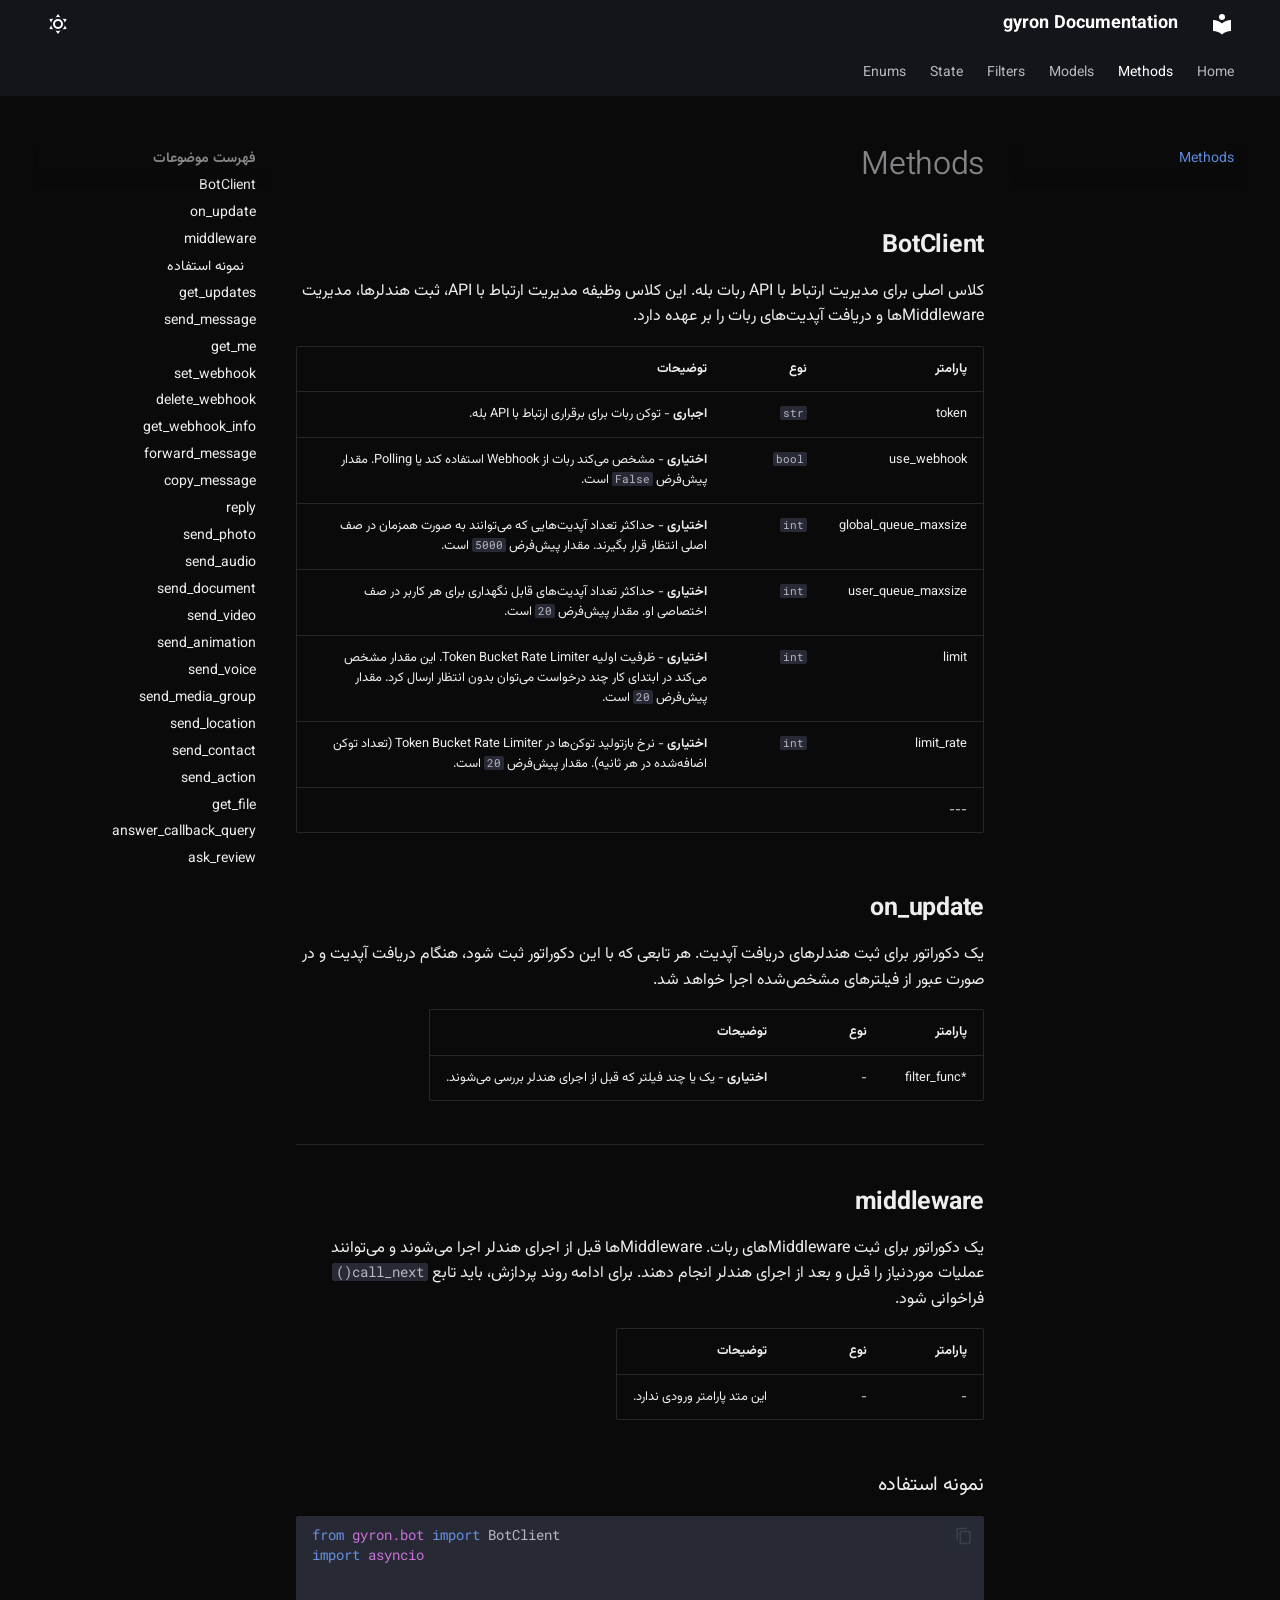
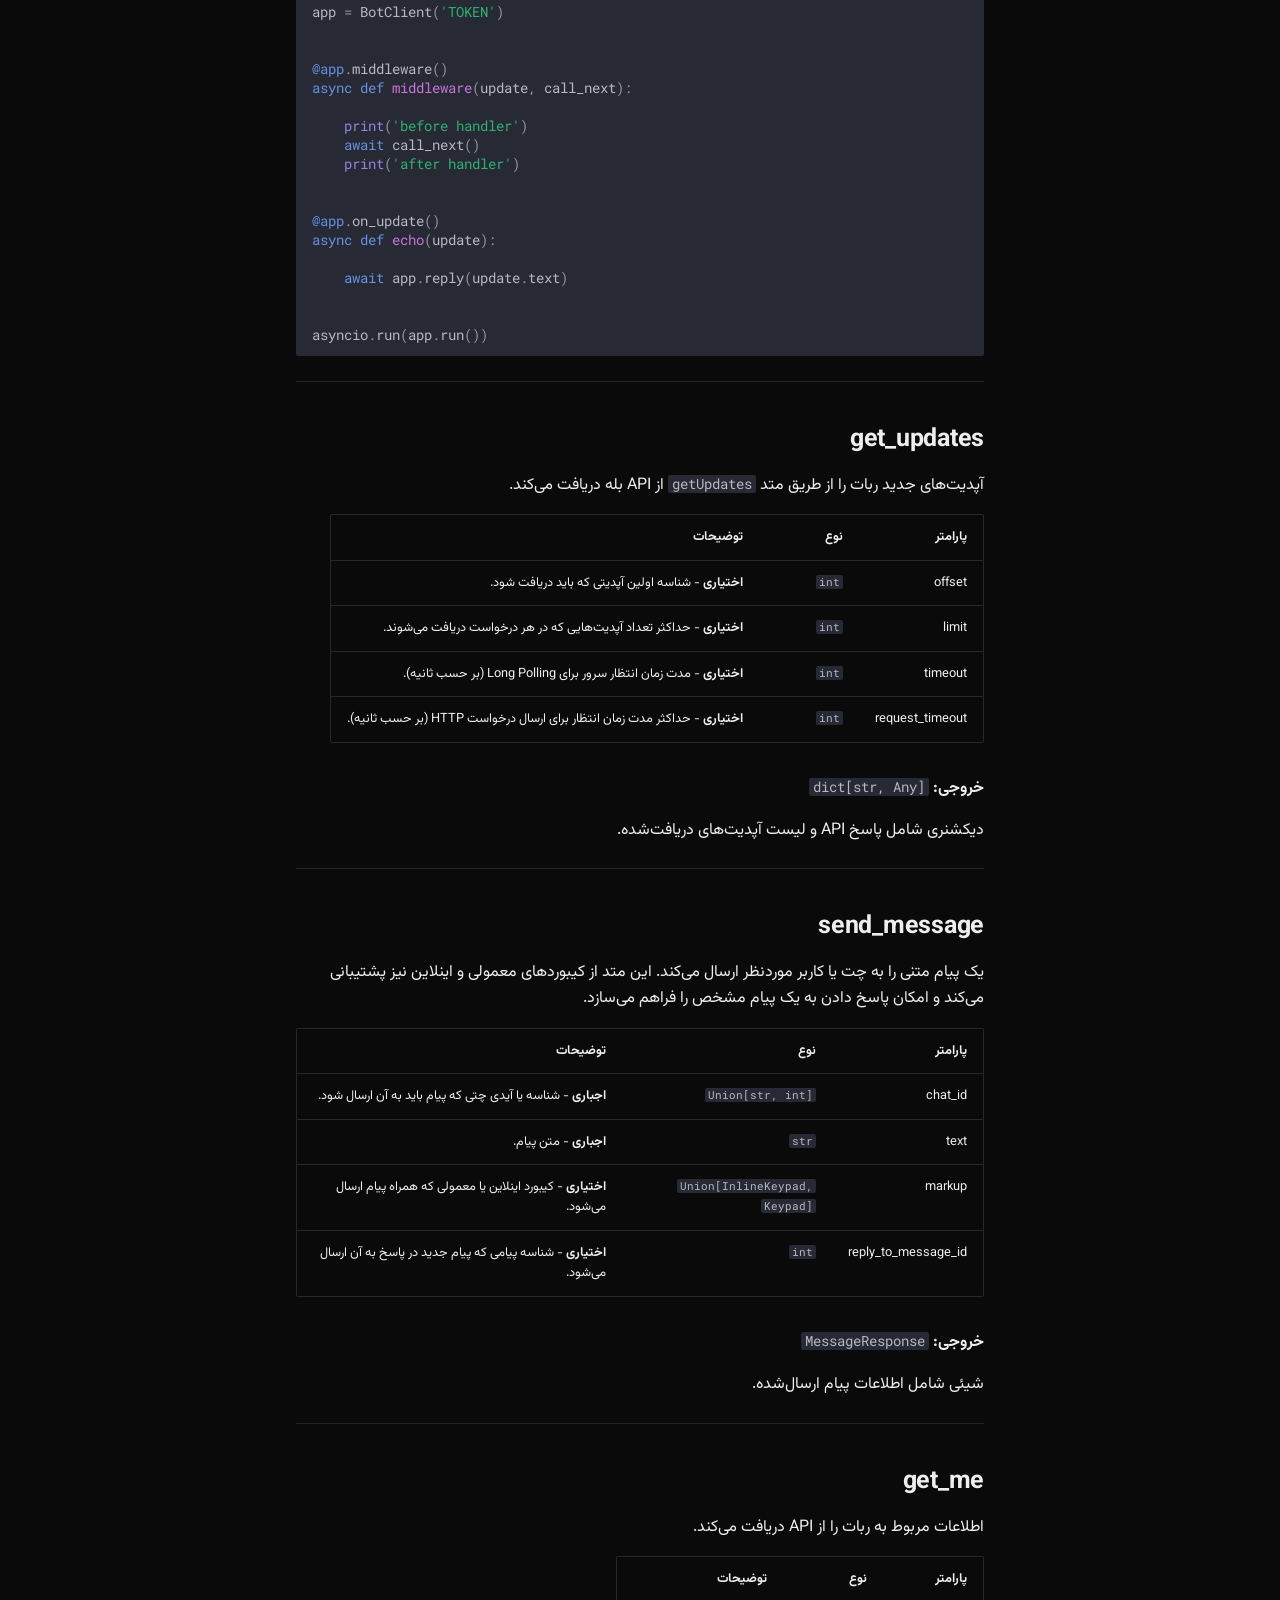
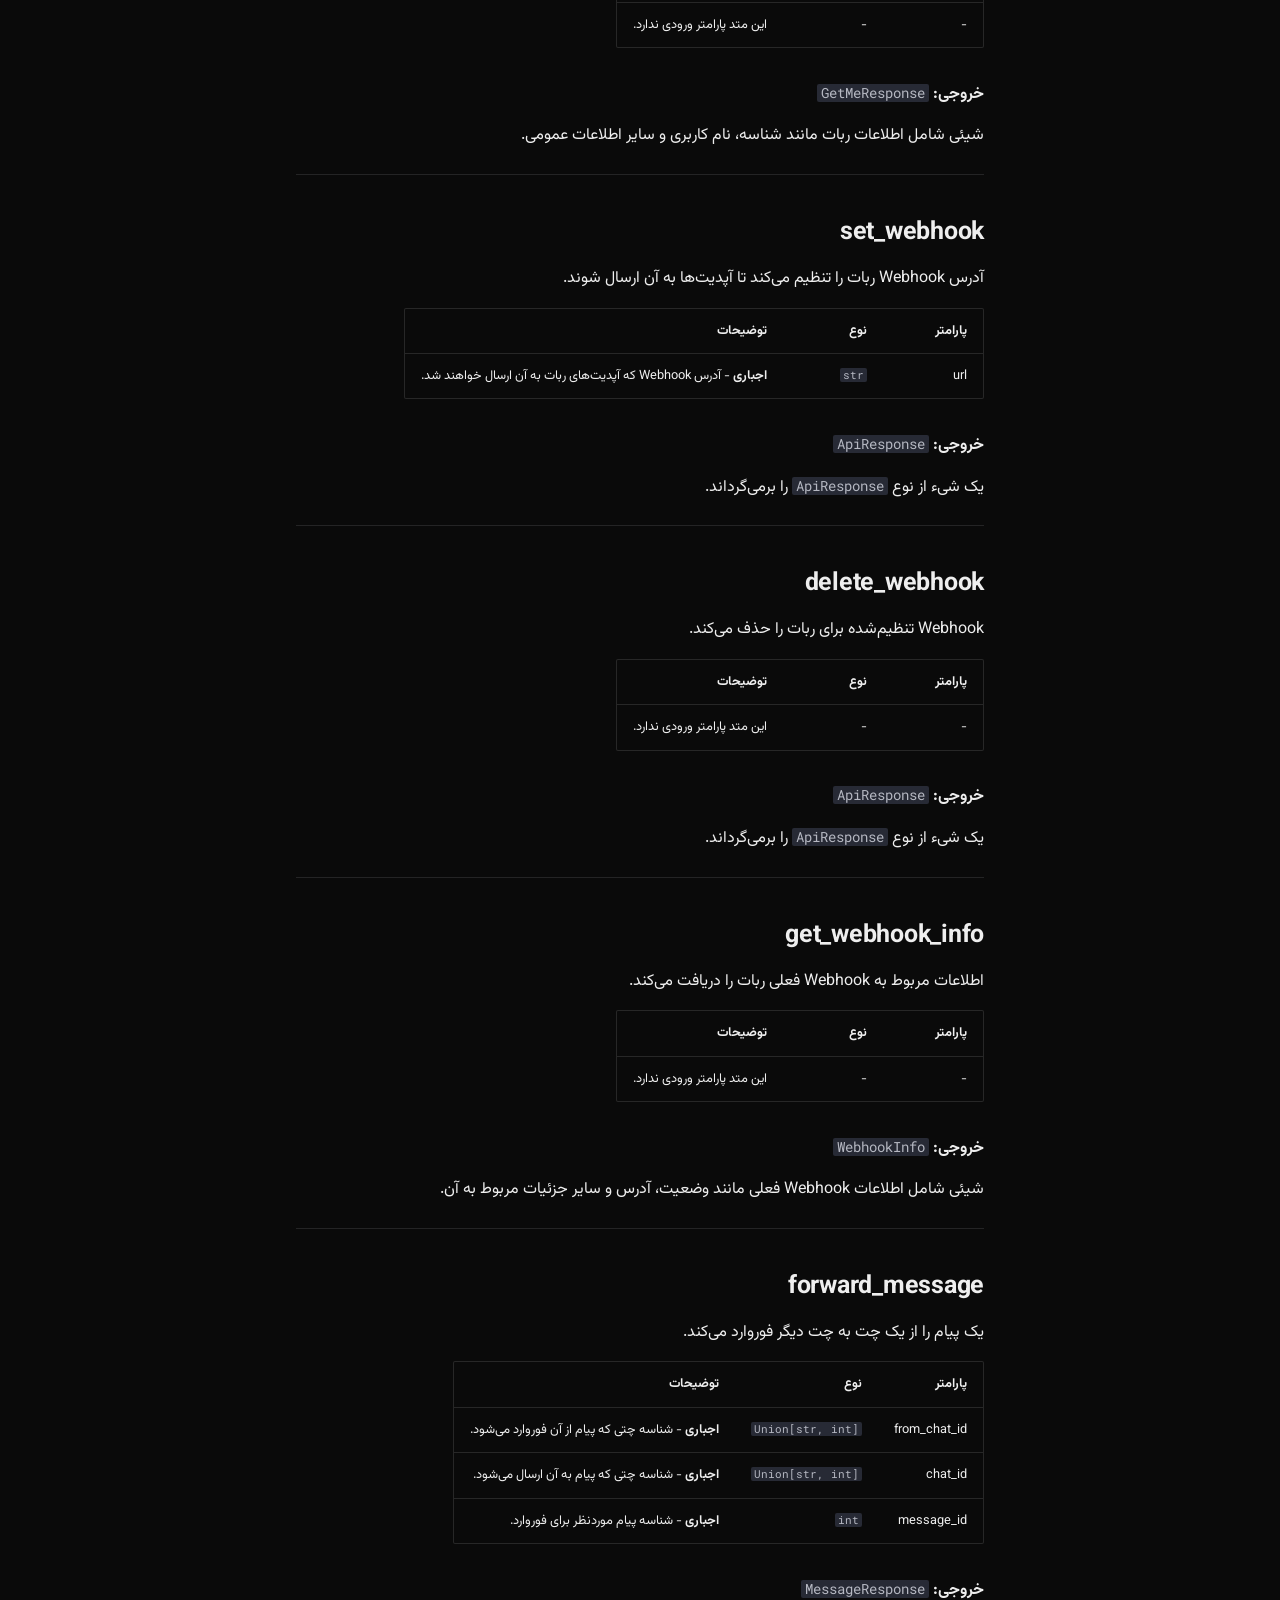
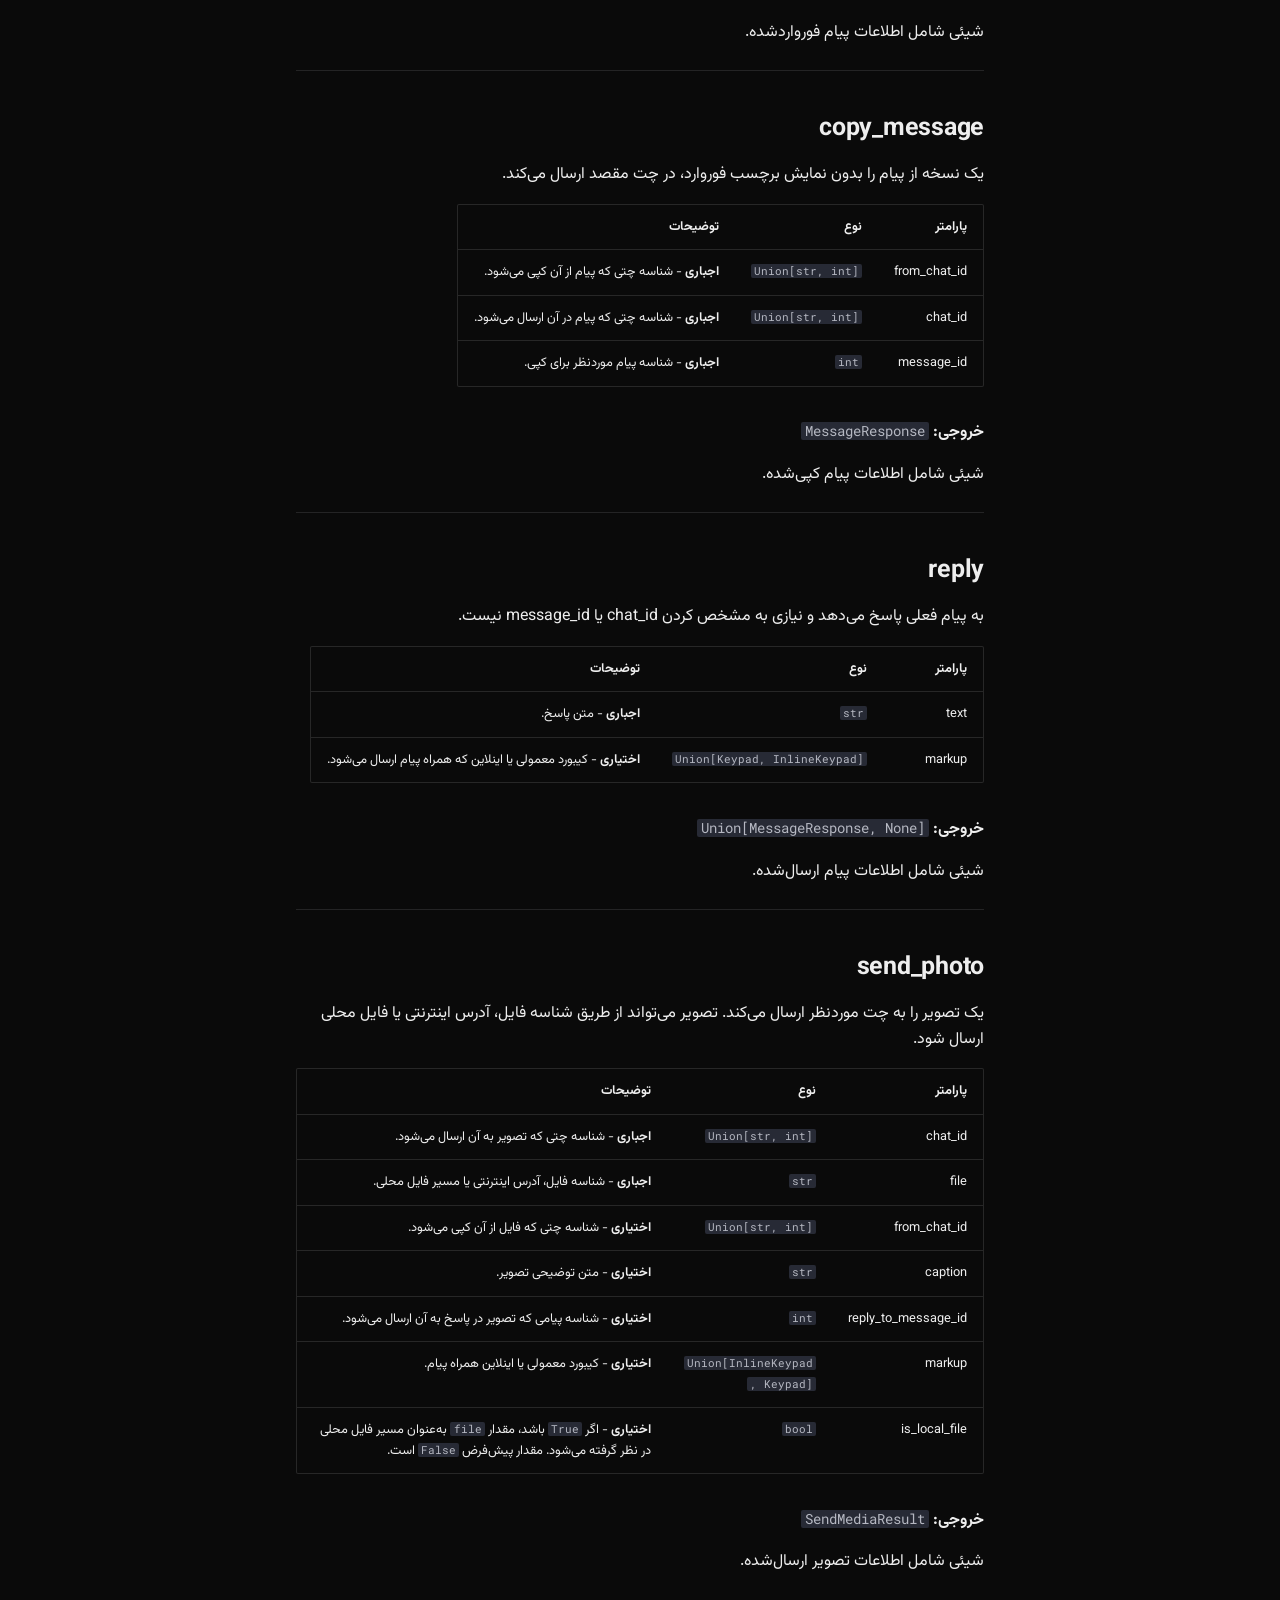
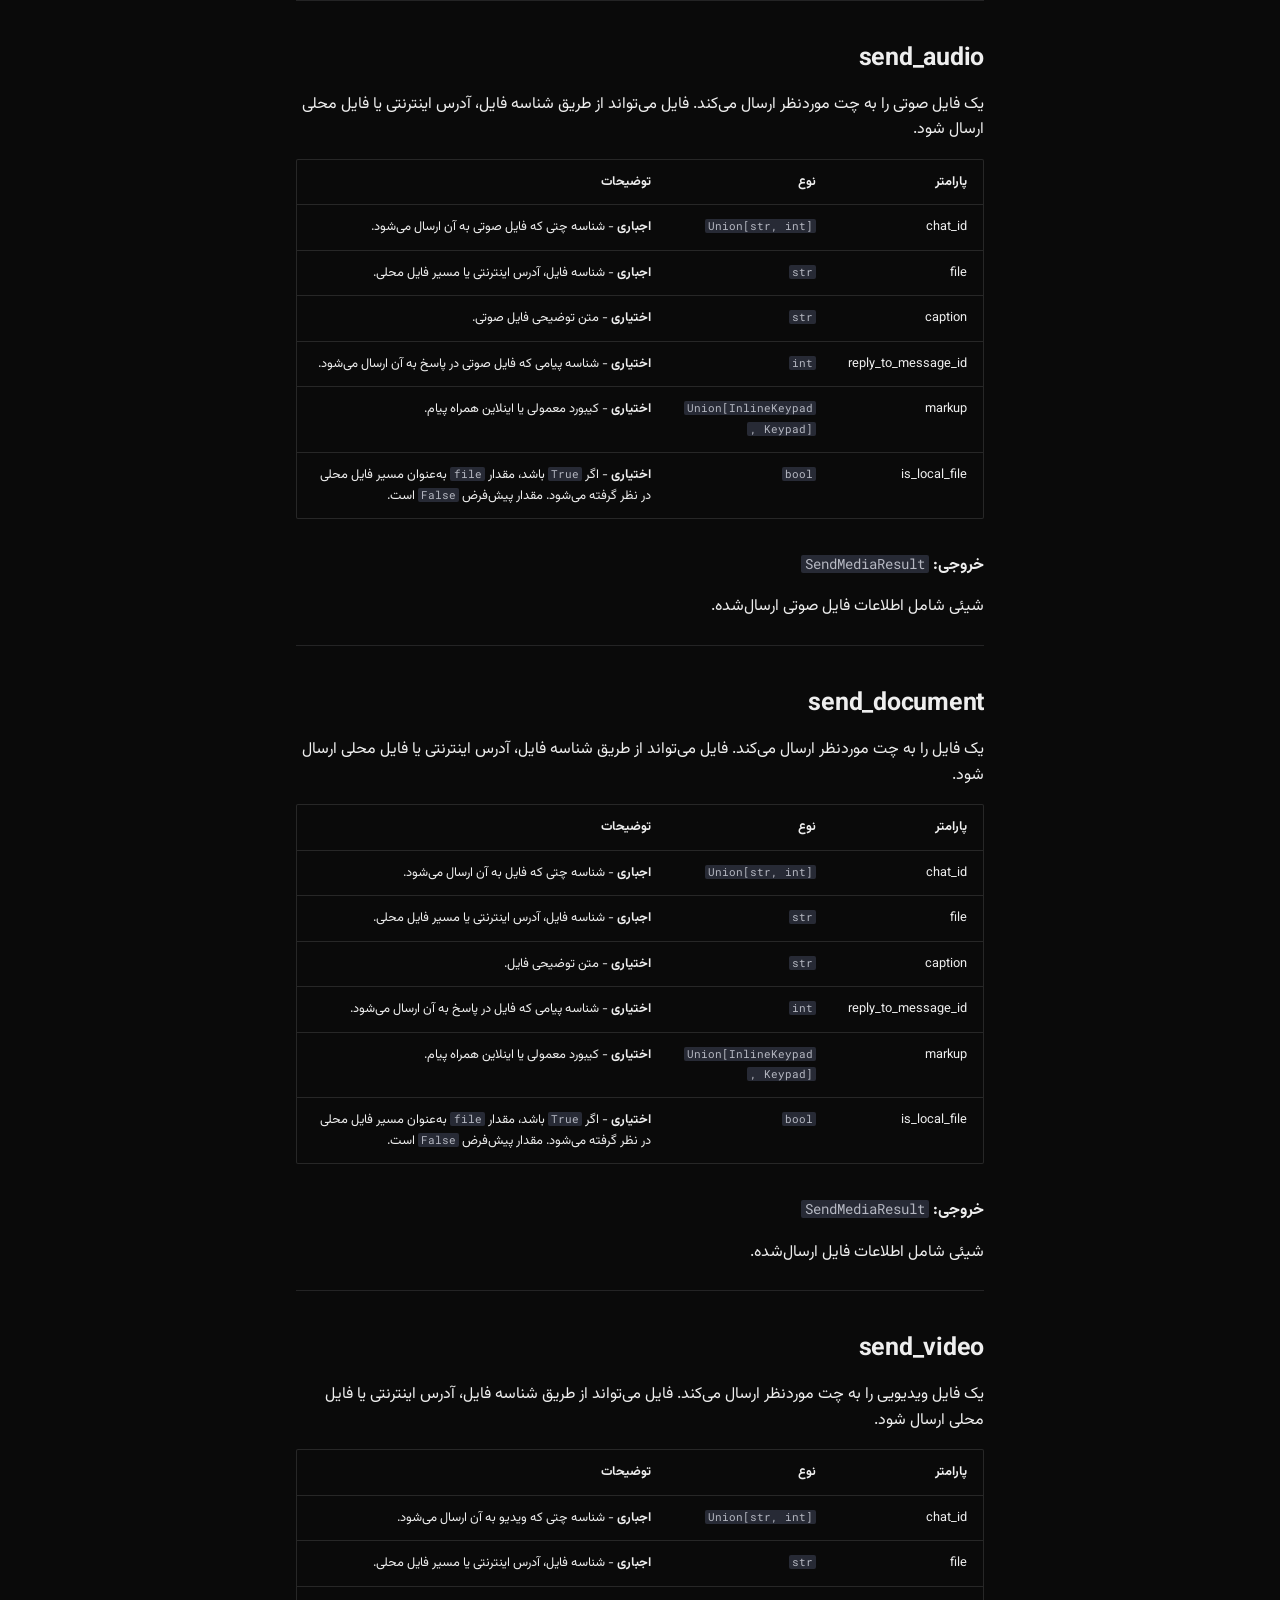
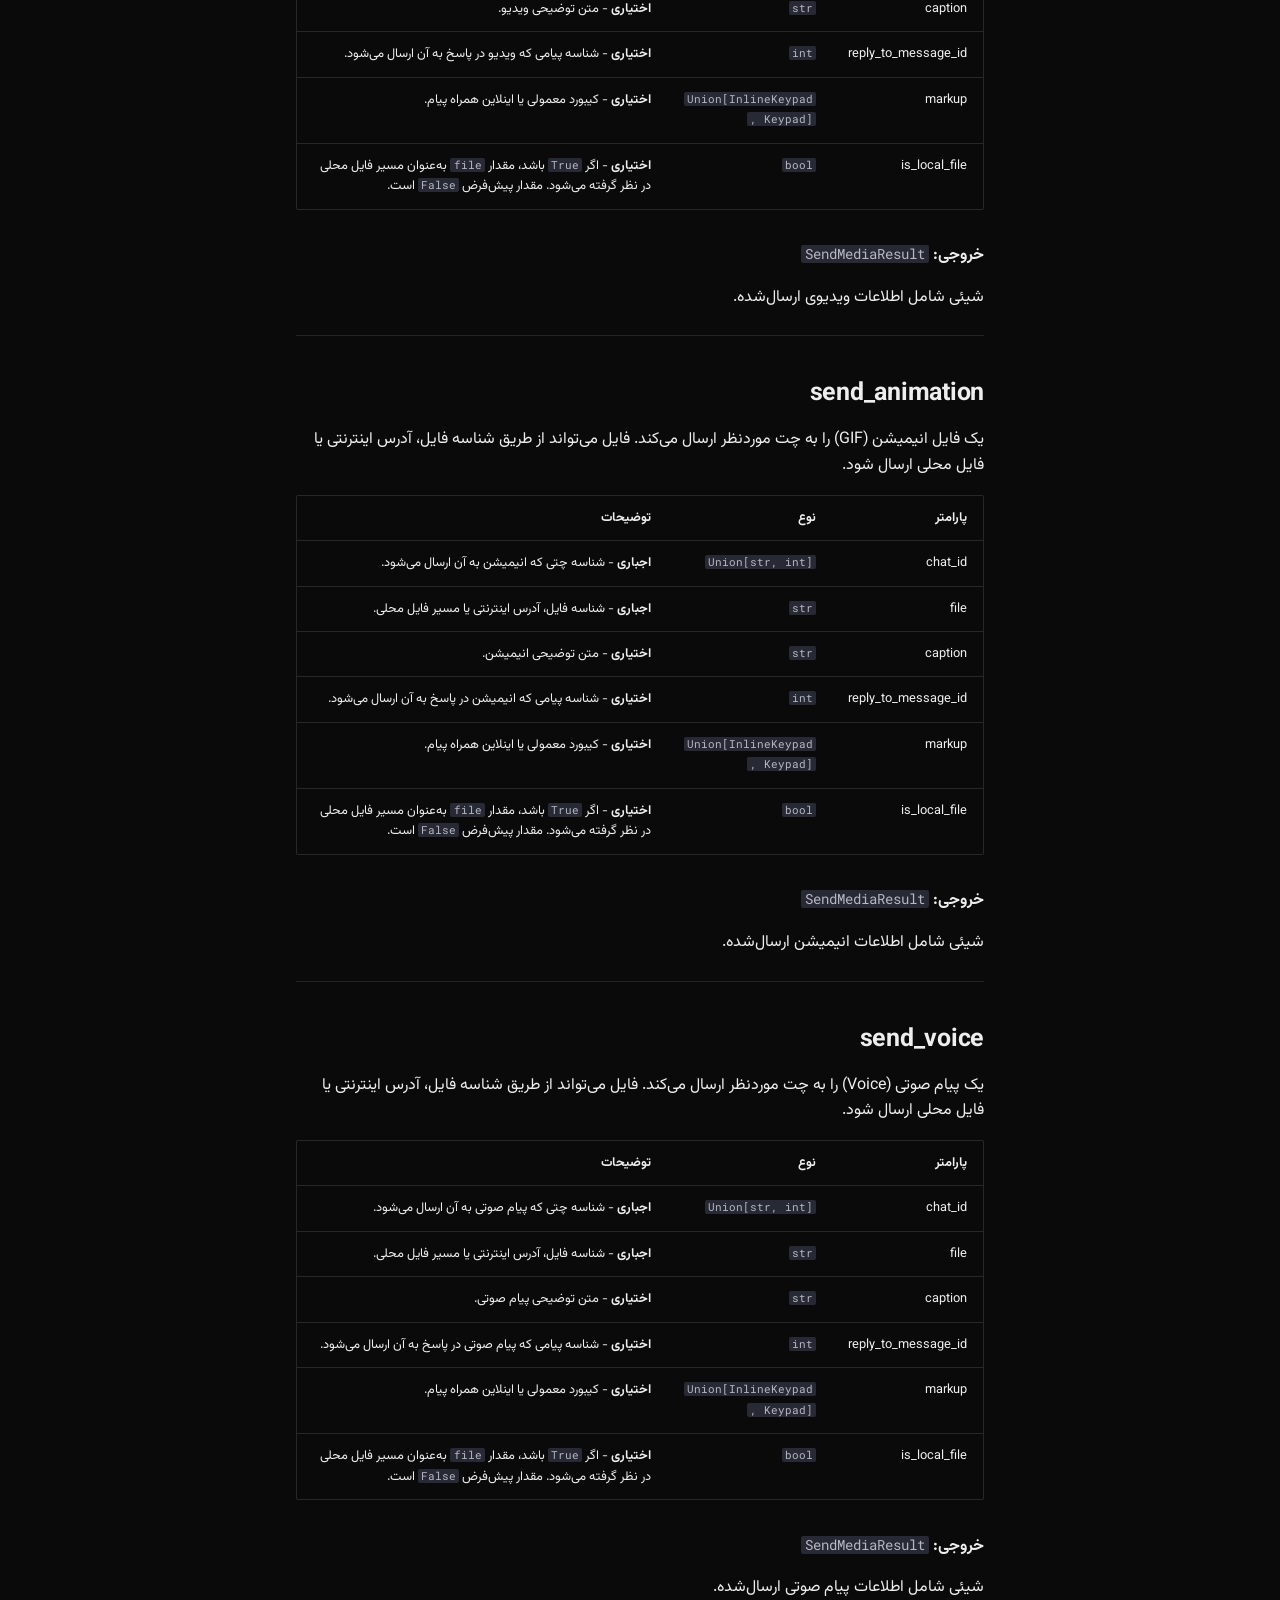
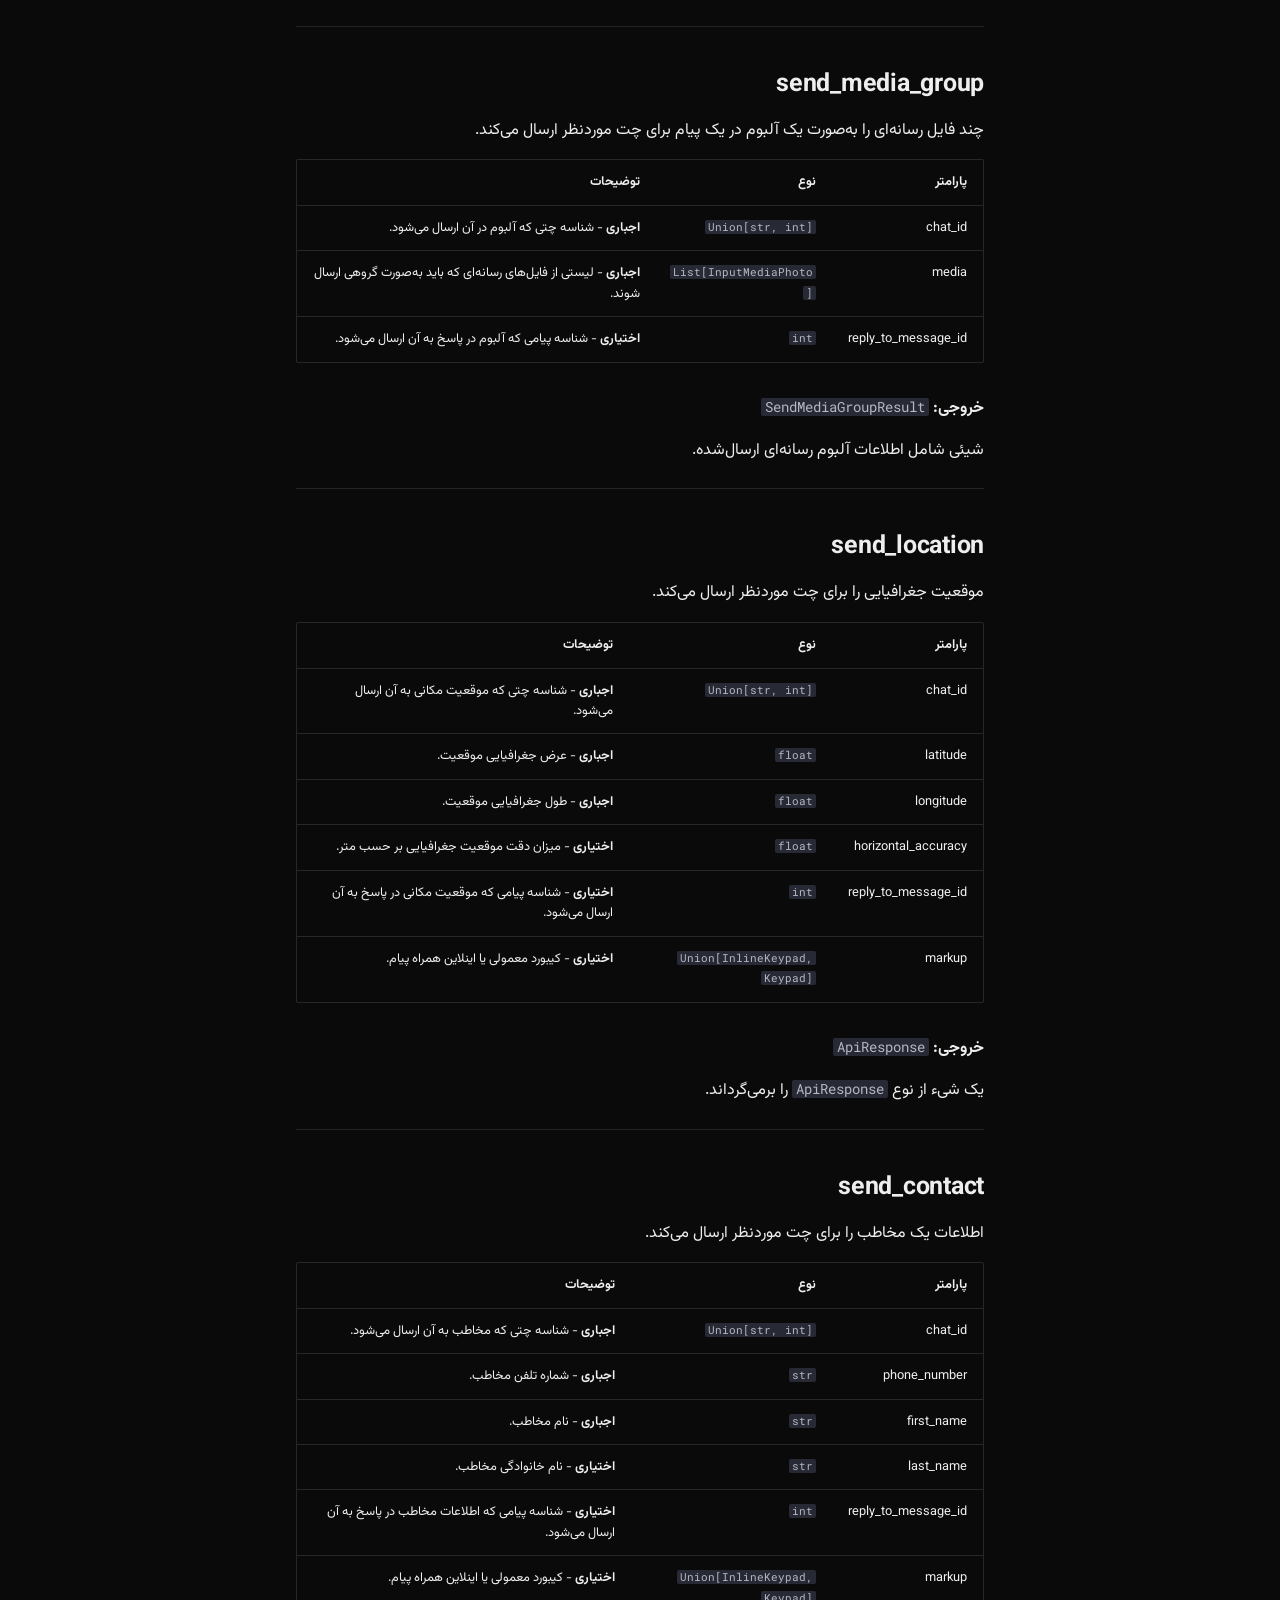
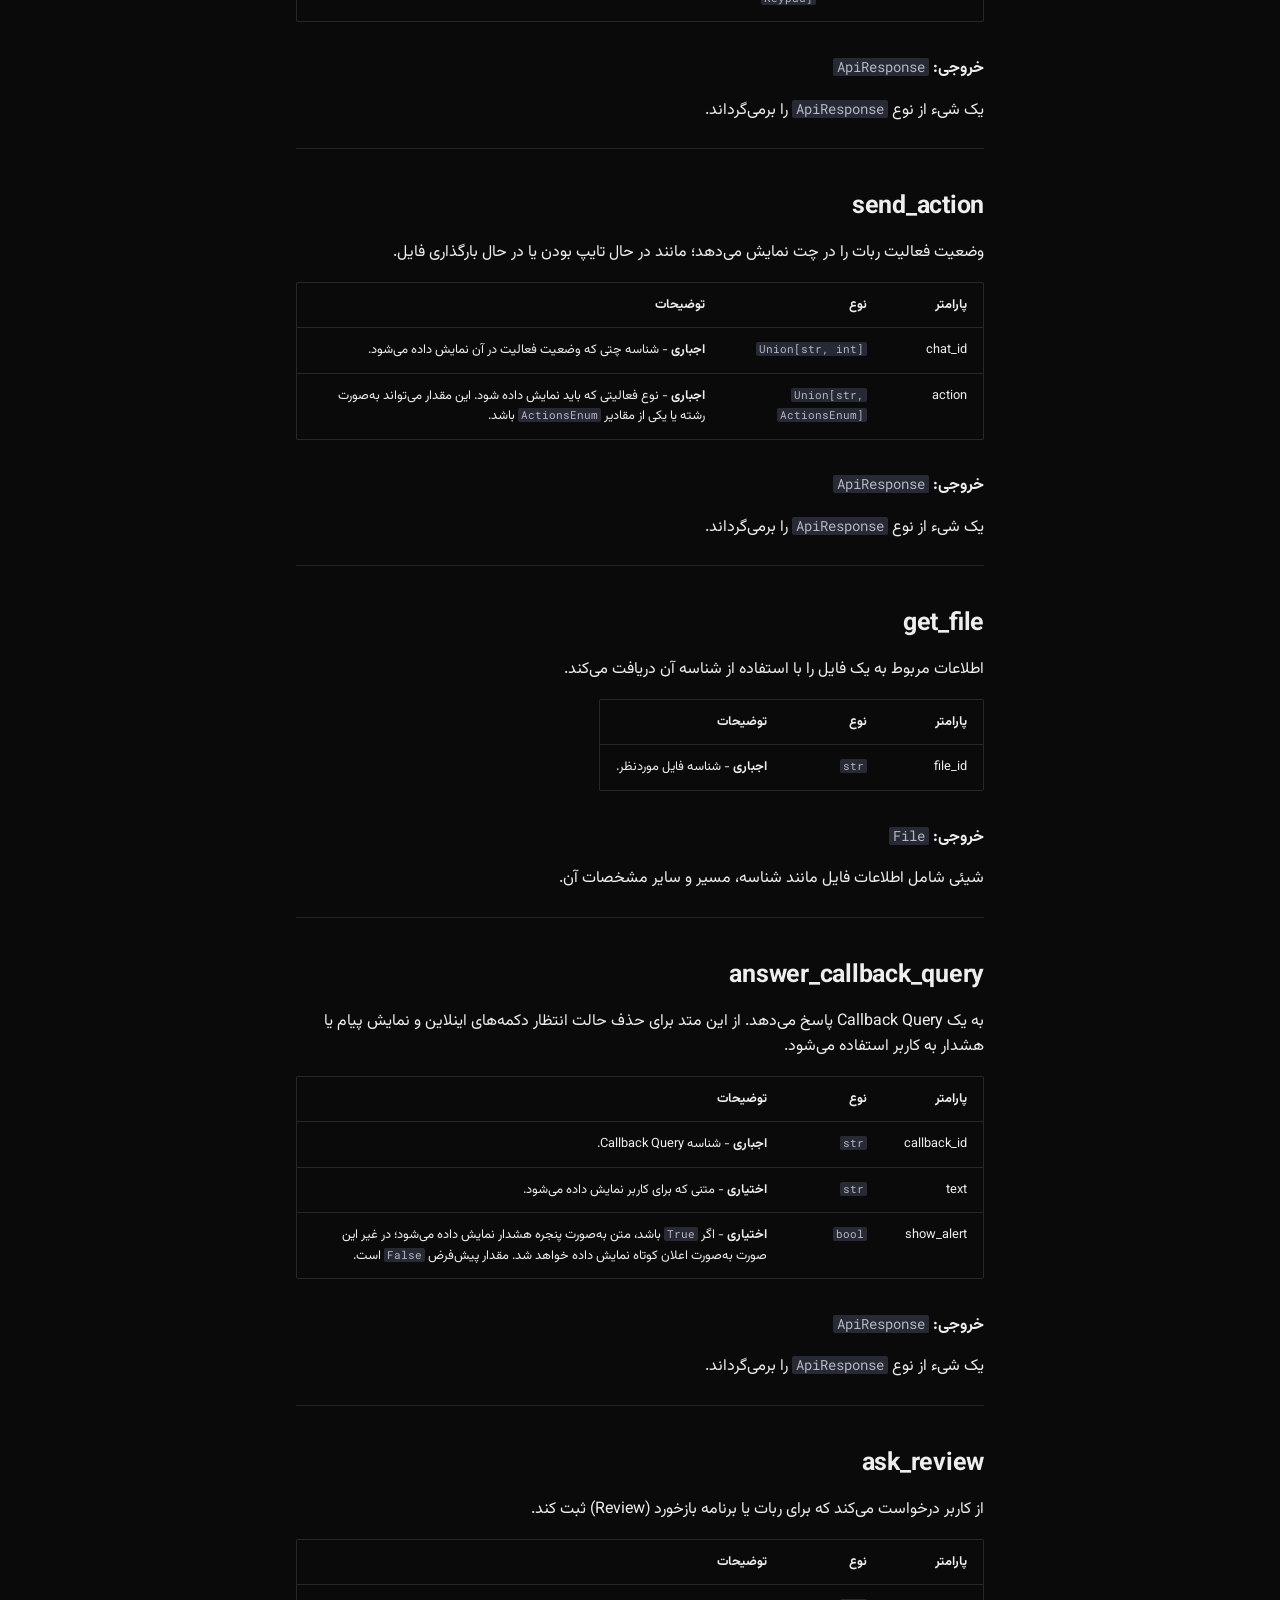
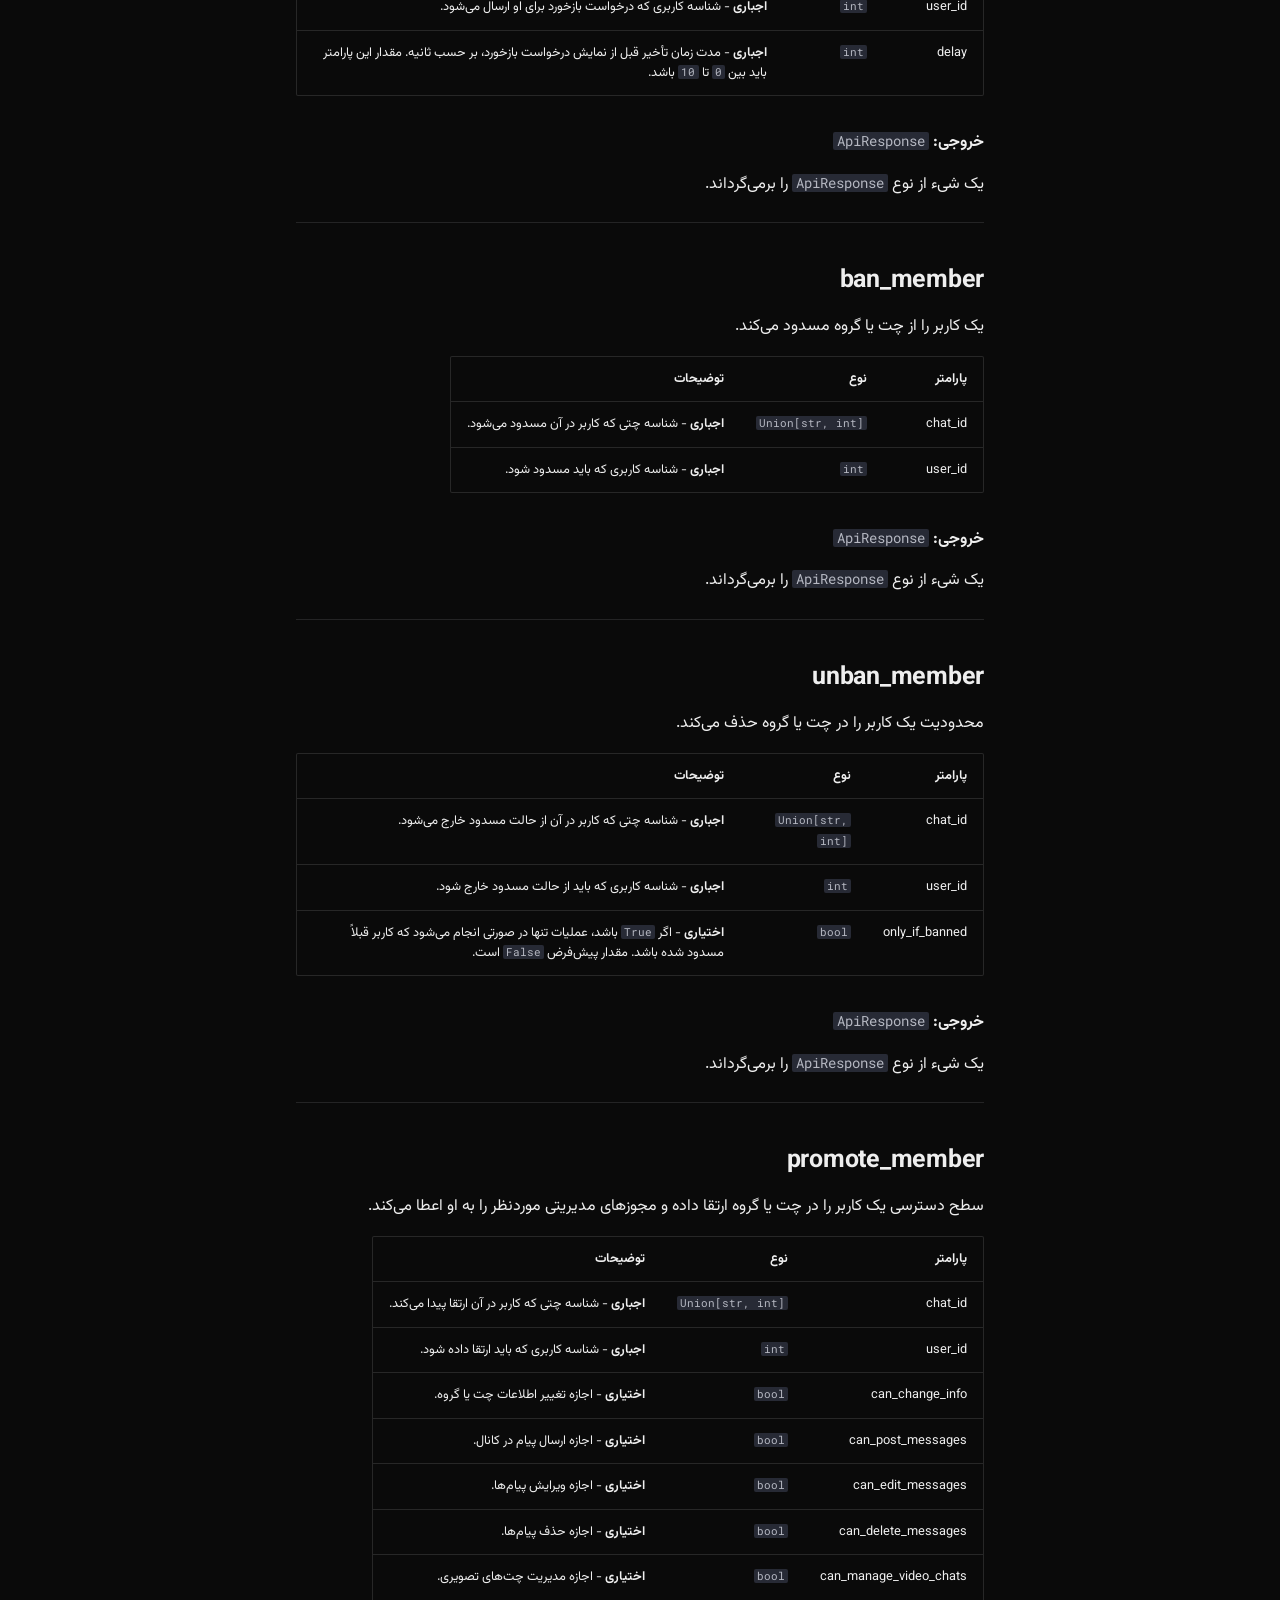
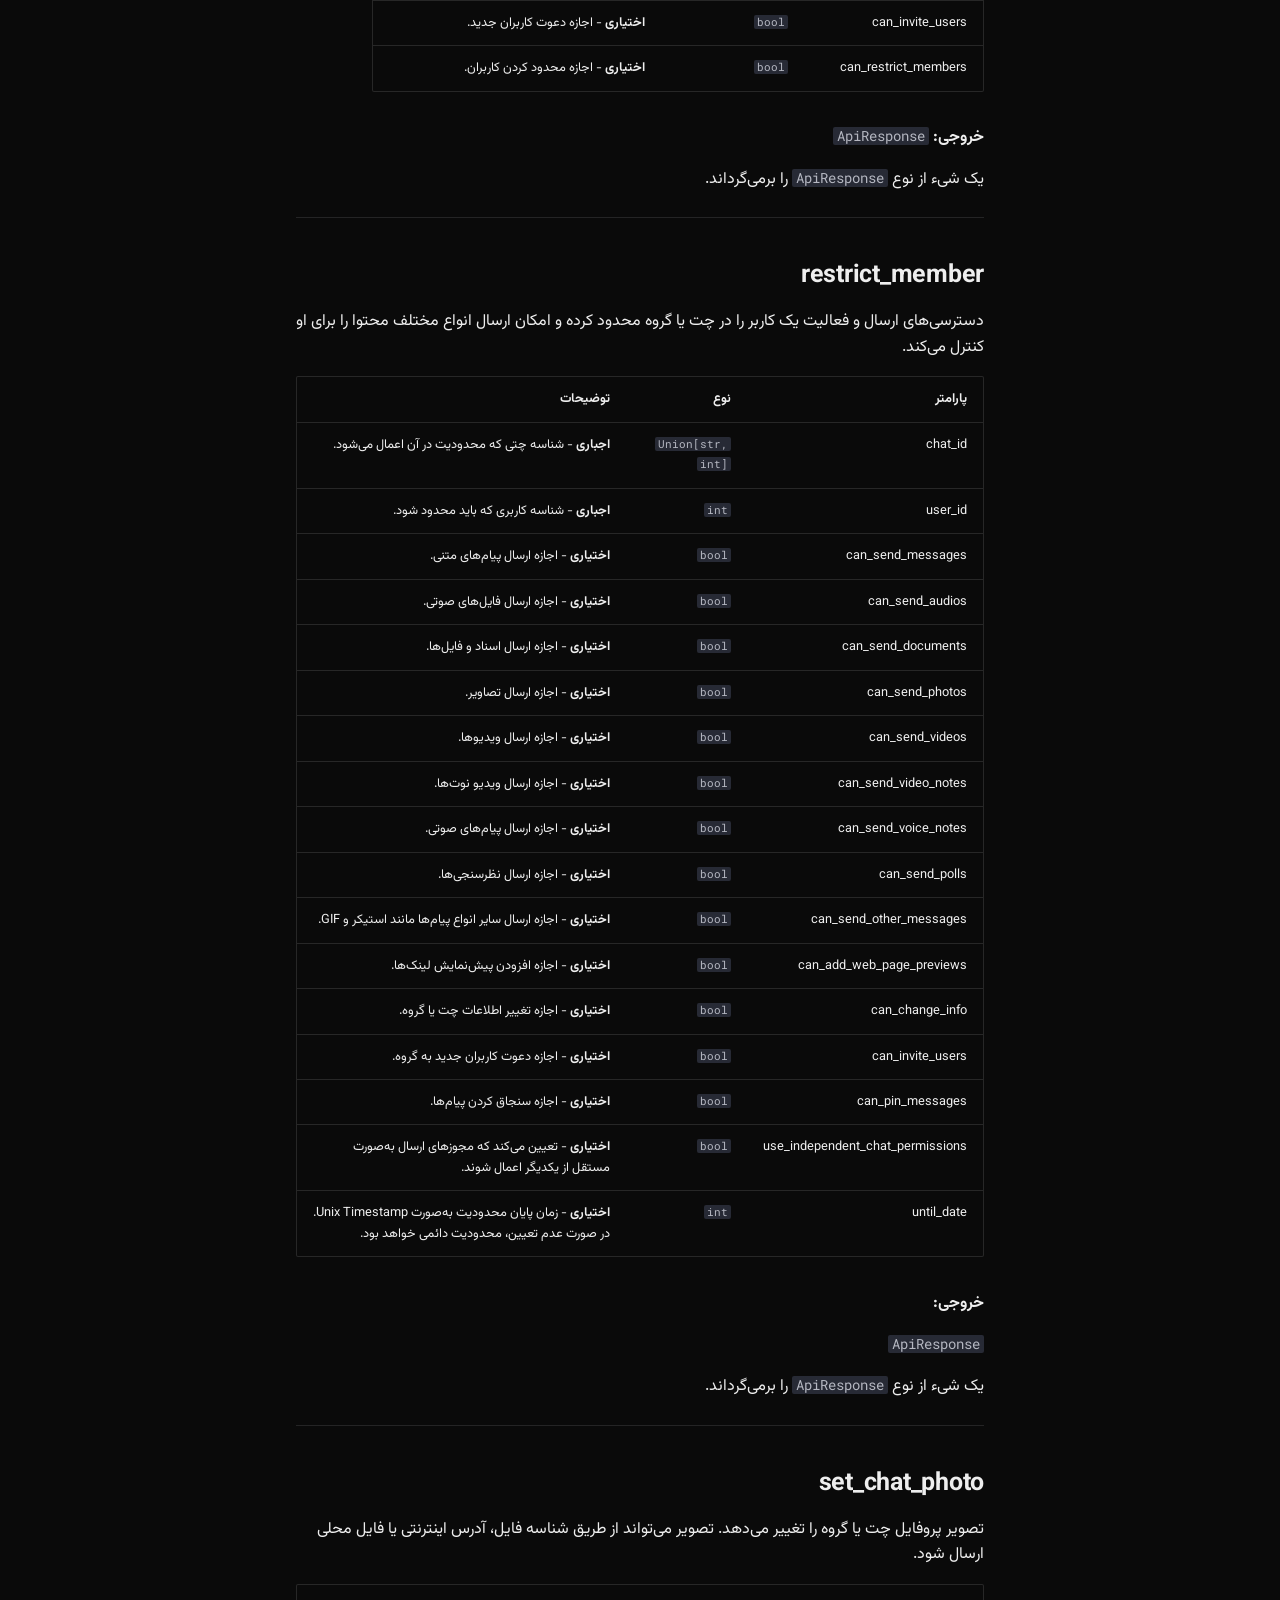
<file: methods/index.html>
<!doctype html>
<html lang="fa" class="no-js">
  <head>
    
      <meta charset="utf-8">
      <meta name="viewport" content="width=device-width,initial-scale=1">
      
      
      
      
        <link rel="prev" href="..">
      
      
        <link rel="next" href="../models/">
      
      
        
      
      
      <link rel="icon" href="../assets/images/favicon.png">
      <meta name="generator" content="mkdocs-1.6.1, mkdocs-material-9.7.6">
    
    
      
        <title>Methods - gyron Documentation</title>
      
    
    
      <link rel="stylesheet" href="../assets/stylesheets/main.484c7ddc.min.css">
      
        
        <link rel="stylesheet" href="../assets/stylesheets/palette.ab4e12ef.min.css">
      
      


    
    
      
    
    
      
        
        
        <link rel="preconnect" href="https://fonts.gstatic.com" crossorigin>
        <link rel="stylesheet" href="https://fonts.googleapis.com/css?family=Roboto:300,300i,400,400i,700,700i%7CRoboto+Mono:400,400i,700,700i&display=fallback">
        <style>:root{--md-text-font:"Roboto";--md-code-font:"Roboto Mono"}</style>
      
    
    
      <link rel="stylesheet" href="https://fonts.googleapis.com/css2?family=Vazirmatn:wght@400;700&display=swap">
    
      <link rel="stylesheet" href="../stylesheets/extra.css">
    
    <script>__md_scope=new URL("..",location),__md_hash=e=>[...e].reduce(((e,_)=>(e<<5)-e+_.charCodeAt(0)),0),__md_get=(e,_=localStorage,t=__md_scope)=>JSON.parse(_.getItem(t.pathname+"."+e)),__md_set=(e,_,t=localStorage,a=__md_scope)=>{try{t.setItem(a.pathname+"."+e,JSON.stringify(_))}catch(e){}}</script>
    
      

    
    
  </head>
  
  
    
    
      
    
    
    
    
    <body dir="rtl" data-md-color-scheme="slate" data-md-color-primary="black" data-md-color-accent="cyan">
  
    
    <input class="md-toggle" data-md-toggle="drawer" type="checkbox" id="__drawer" autocomplete="off">
    <input class="md-toggle" data-md-toggle="search" type="checkbox" id="__search" autocomplete="off">
    <label class="md-overlay" for="__drawer"></label>
    <div data-md-component="skip">
      
        
        <a href="#botclient" class="md-skip">
          پرش به محتویات
        </a>
      
    </div>
    <div data-md-component="announce">
      
    </div>
    
    
      

<header class="md-header" data-md-component="header">
  <nav class="md-header__inner md-grid" aria-label="سرتیتر">
    <a href=".." title="gyron Documentation" class="md-header__button md-logo" aria-label="gyron Documentation" data-md-component="logo">
      
  
  <svg xmlns="http://www.w3.org/2000/svg" viewBox="0 0 24 24"><path d="M12 8a3 3 0 0 0 3-3 3 3 0 0 0-3-3 3 3 0 0 0-3 3 3 3 0 0 0 3 3m0 3.54C9.64 9.35 6.5 8 3 8v11c3.5 0 6.64 1.35 9 3.54 2.36-2.19 5.5-3.54 9-3.54V8c-3.5 0-6.64 1.35-9 3.54"/></svg>

    </a>
    <label class="md-header__button md-icon" for="__drawer">
      
      <svg xmlns="http://www.w3.org/2000/svg" viewBox="0 0 24 24"><path d="M3 6h18v2H3zm0 5h18v2H3zm0 5h18v2H3z"/></svg>
    </label>
    <div class="md-header__title" data-md-component="header-title">
      <div class="md-header__ellipsis">
        <div class="md-header__topic">
          <span class="md-ellipsis">
            gyron Documentation
          </span>
        </div>
        <div class="md-header__topic" data-md-component="header-topic">
          <span class="md-ellipsis">
            
              Methods
            
          </span>
        </div>
      </div>
    </div>
    
      
        <form class="md-header__option" data-md-component="palette">
  
    
    
    
    <input class="md-option" data-md-color-media="" data-md-color-scheme="slate" data-md-color-primary="black" data-md-color-accent="cyan"  aria-label="Light mode"  type="radio" name="__palette" id="__palette_0">
    
      <label class="md-header__button md-icon" title="Light mode" for="__palette_1" hidden>
        <svg xmlns="http://www.w3.org/2000/svg" viewBox="0 0 24 24"><path d="M12 7a5 5 0 0 1 5 5 5 5 0 0 1-5 5 5 5 0 0 1-5-5 5 5 0 0 1 5-5m0 2a3 3 0 0 0-3 3 3 3 0 0 0 3 3 3 3 0 0 0 3-3 3 3 0 0 0-3-3m0-7 2.39 3.42C13.65 5.15 12.84 5 12 5s-1.65.15-2.39.42zM3.34 7l4.16-.35A7.2 7.2 0 0 0 5.94 8.5c-.44.74-.69 1.5-.83 2.29zm.02 10 1.76-3.77a7.131 7.131 0 0 0 2.38 4.14zM20.65 7l-1.77 3.79a7.02 7.02 0 0 0-2.38-4.15zm-.01 10-4.14.36c.59-.51 1.12-1.14 1.54-1.86.42-.73.69-1.5.83-2.29zM12 22l-2.41-3.44c.74.27 1.55.44 2.41.44.82 0 1.63-.17 2.37-.44z"/></svg>
      </label>
    
  
    
    
    
    <input class="md-option" data-md-color-media="" data-md-color-scheme="default" data-md-color-primary="black" data-md-color-accent="cyan"  aria-label="Dark mode"  type="radio" name="__palette" id="__palette_1">
    
      <label class="md-header__button md-icon" title="Dark mode" for="__palette_0" hidden>
        <svg xmlns="http://www.w3.org/2000/svg" viewBox="0 0 24 24"><path d="m17.75 4.09-2.53 1.94.91 3.06-2.63-1.81-2.63 1.81.91-3.06-2.53-1.94L12.44 4l1.06-3 1.06 3zm3.5 6.91-1.64 1.25.59 1.98-1.7-1.17-1.7 1.17.59-1.98L15.75 11l2.06-.05L18.5 9l.69 1.95zm-2.28 4.95c.83-.08 1.72 1.1 1.19 1.85-.32.45-.66.87-1.08 1.27C15.17 23 8.84 23 4.94 19.07c-3.91-3.9-3.91-10.24 0-14.14.4-.4.82-.76 1.27-1.08.75-.53 1.93.36 1.85 1.19-.27 2.86.69 5.83 2.89 8.02a9.96 9.96 0 0 0 8.02 2.89m-1.64 2.02a12.08 12.08 0 0 1-7.8-3.47c-2.17-2.19-3.33-5-3.49-7.82-2.81 3.14-2.7 7.96.31 10.98 3.02 3.01 7.84 3.12 10.98.31"/></svg>
      </label>
    
  
</form>
      
    
    
      <script>var palette=__md_get("__palette");if(palette&&palette.color){if("(prefers-color-scheme)"===palette.color.media){var media=matchMedia("(prefers-color-scheme: light)"),input=document.querySelector(media.matches?"[data-md-color-media='(prefers-color-scheme: light)']":"[data-md-color-media='(prefers-color-scheme: dark)']");palette.color.media=input.getAttribute("data-md-color-media"),palette.color.scheme=input.getAttribute("data-md-color-scheme"),palette.color.primary=input.getAttribute("data-md-color-primary"),palette.color.accent=input.getAttribute("data-md-color-accent")}for(var[key,value]of Object.entries(palette.color))document.body.setAttribute("data-md-color-"+key,value)}</script>
    
    
    
    
  </nav>
  
</header>
    
    <div class="md-container" data-md-component="container">
      
      
        
          
            
<nav class="md-tabs" aria-label="زبانه‌ها" data-md-component="tabs">
  <div class="md-grid">
    <ul class="md-tabs__list">
      
        
  
  
  
  
    <li class="md-tabs__item">
      <a href=".." class="md-tabs__link">
        
  
  
    
  
  Home

      </a>
    </li>
  

      
        
  
  
  
    
  
  
    <li class="md-tabs__item md-tabs__item--active">
      <a href="./" class="md-tabs__link">
        
  
  
    
  
  Methods

      </a>
    </li>
  

      
        
  
  
  
  
    <li class="md-tabs__item">
      <a href="../models/" class="md-tabs__link">
        
  
  
    
  
  Models

      </a>
    </li>
  

      
        
  
  
  
  
    <li class="md-tabs__item">
      <a href="../filters/" class="md-tabs__link">
        
  
  
    
  
  Filters

      </a>
    </li>
  

      
        
  
  
  
  
    <li class="md-tabs__item">
      <a href="../state/" class="md-tabs__link">
        
  
  
    
  
  State

      </a>
    </li>
  

      
        
  
  
  
  
    <li class="md-tabs__item">
      <a href="../enums/" class="md-tabs__link">
        
  
  
    
  
  Enums

      </a>
    </li>
  

      
    </ul>
  </div>
</nav>
          
        
      
      <main class="md-main" data-md-component="main">
        <div class="md-main__inner md-grid">
          
            
              
              <div class="md-sidebar md-sidebar--primary" data-md-component="sidebar" data-md-type="navigation" >
                <div class="md-sidebar__scrollwrap">
                  <div class="md-sidebar__inner">
                    


  


<nav class="md-nav md-nav--primary md-nav--lifted" aria-label="هدایت" data-md-level="0">
  <label class="md-nav__title" for="__drawer">
    <a href=".." title="gyron Documentation" class="md-nav__button md-logo" aria-label="gyron Documentation" data-md-component="logo">
      
  
  <svg xmlns="http://www.w3.org/2000/svg" viewBox="0 0 24 24"><path d="M12 8a3 3 0 0 0 3-3 3 3 0 0 0-3-3 3 3 0 0 0-3 3 3 3 0 0 0 3 3m0 3.54C9.64 9.35 6.5 8 3 8v11c3.5 0 6.64 1.35 9 3.54 2.36-2.19 5.5-3.54 9-3.54V8c-3.5 0-6.64 1.35-9 3.54"/></svg>

    </a>
    gyron Documentation
  </label>
  
  <ul class="md-nav__list" data-md-scrollfix>
    
      
      
  
  
  
  
    <li class="md-nav__item">
      <a href=".." class="md-nav__link">
        
  
  
  <span class="md-ellipsis">
    
  
    Home
  

    
  </span>
  
  

      </a>
    </li>
  

    
      
      
  
  
    
  
  
  
    <li class="md-nav__item md-nav__item--active">
      
      <input class="md-nav__toggle md-toggle" type="checkbox" id="__toc">
      
      
      
        <label class="md-nav__link md-nav__link--active" for="__toc">
          
  
  
  <span class="md-ellipsis">
    
  
    Methods
  

    
  </span>
  
  

          <span class="md-nav__icon md-icon"></span>
        </label>
      
      <a href="./" class="md-nav__link md-nav__link--active">
        
  
  
  <span class="md-ellipsis">
    
  
    Methods
  

    
  </span>
  
  

      </a>
      
        

<nav class="md-nav md-nav--secondary" aria-label="فهرست موضوعات">
  
  
  
  
    <label class="md-nav__title" for="__toc">
      <span class="md-nav__icon md-icon"></span>
      فهرست موضوعات
    </label>
    <ul class="md-nav__list" data-md-component="toc" data-md-scrollfix>
      
        <li class="md-nav__item">
  <a href="#botclient" class="md-nav__link">
    <span class="md-ellipsis">
      
        BotClient
      
    </span>
  </a>
  
</li>
      
        <li class="md-nav__item">
  <a href="#on_update" class="md-nav__link">
    <span class="md-ellipsis">
      
        on_update
      
    </span>
  </a>
  
</li>
      
        <li class="md-nav__item">
  <a href="#middleware" class="md-nav__link">
    <span class="md-ellipsis">
      
        middleware
      
    </span>
  </a>
  
    <nav class="md-nav" aria-label="middleware">
      <ul class="md-nav__list">
        
          <li class="md-nav__item">
  <a href="#_1" class="md-nav__link">
    <span class="md-ellipsis">
      
        نمونه استفاده
      
    </span>
  </a>
  
</li>
        
      </ul>
    </nav>
  
</li>
      
        <li class="md-nav__item">
  <a href="#get_updates" class="md-nav__link">
    <span class="md-ellipsis">
      
        get_updates
      
    </span>
  </a>
  
</li>
      
        <li class="md-nav__item">
  <a href="#send_message" class="md-nav__link">
    <span class="md-ellipsis">
      
        send_message
      
    </span>
  </a>
  
</li>
      
        <li class="md-nav__item">
  <a href="#get_me" class="md-nav__link">
    <span class="md-ellipsis">
      
        get_me
      
    </span>
  </a>
  
</li>
      
        <li class="md-nav__item">
  <a href="#set_webhook" class="md-nav__link">
    <span class="md-ellipsis">
      
        set_webhook
      
    </span>
  </a>
  
</li>
      
        <li class="md-nav__item">
  <a href="#delete_webhook" class="md-nav__link">
    <span class="md-ellipsis">
      
        delete_webhook
      
    </span>
  </a>
  
</li>
      
        <li class="md-nav__item">
  <a href="#get_webhook_info" class="md-nav__link">
    <span class="md-ellipsis">
      
        get_webhook_info
      
    </span>
  </a>
  
</li>
      
        <li class="md-nav__item">
  <a href="#forward_message" class="md-nav__link">
    <span class="md-ellipsis">
      
        forward_message
      
    </span>
  </a>
  
</li>
      
        <li class="md-nav__item">
  <a href="#copy_message" class="md-nav__link">
    <span class="md-ellipsis">
      
        copy_message
      
    </span>
  </a>
  
</li>
      
        <li class="md-nav__item">
  <a href="#reply" class="md-nav__link">
    <span class="md-ellipsis">
      
        reply
      
    </span>
  </a>
  
</li>
      
        <li class="md-nav__item">
  <a href="#send_photo" class="md-nav__link">
    <span class="md-ellipsis">
      
        send_photo
      
    </span>
  </a>
  
</li>
      
        <li class="md-nav__item">
  <a href="#send_audio" class="md-nav__link">
    <span class="md-ellipsis">
      
        send_audio
      
    </span>
  </a>
  
</li>
      
        <li class="md-nav__item">
  <a href="#send_document" class="md-nav__link">
    <span class="md-ellipsis">
      
        send_document
      
    </span>
  </a>
  
</li>
      
        <li class="md-nav__item">
  <a href="#send_video" class="md-nav__link">
    <span class="md-ellipsis">
      
        send_video
      
    </span>
  </a>
  
</li>
      
        <li class="md-nav__item">
  <a href="#send_animation" class="md-nav__link">
    <span class="md-ellipsis">
      
        send_animation
      
    </span>
  </a>
  
</li>
      
        <li class="md-nav__item">
  <a href="#send_voice" class="md-nav__link">
    <span class="md-ellipsis">
      
        send_voice
      
    </span>
  </a>
  
</li>
      
        <li class="md-nav__item">
  <a href="#send_media_group" class="md-nav__link">
    <span class="md-ellipsis">
      
        send_media_group
      
    </span>
  </a>
  
</li>
      
        <li class="md-nav__item">
  <a href="#send_location" class="md-nav__link">
    <span class="md-ellipsis">
      
        send_location
      
    </span>
  </a>
  
</li>
      
        <li class="md-nav__item">
  <a href="#send_contact" class="md-nav__link">
    <span class="md-ellipsis">
      
        send_contact
      
    </span>
  </a>
  
</li>
      
        <li class="md-nav__item">
  <a href="#send_action" class="md-nav__link">
    <span class="md-ellipsis">
      
        send_action
      
    </span>
  </a>
  
</li>
      
        <li class="md-nav__item">
  <a href="#get_file" class="md-nav__link">
    <span class="md-ellipsis">
      
        get_file
      
    </span>
  </a>
  
</li>
      
        <li class="md-nav__item">
  <a href="#answer_callback_query" class="md-nav__link">
    <span class="md-ellipsis">
      
        answer_callback_query
      
    </span>
  </a>
  
</li>
      
        <li class="md-nav__item">
  <a href="#ask_review" class="md-nav__link">
    <span class="md-ellipsis">
      
        ask_review
      
    </span>
  </a>
  
</li>
      
        <li class="md-nav__item">
  <a href="#ban_member" class="md-nav__link">
    <span class="md-ellipsis">
      
        ban_member
      
    </span>
  </a>
  
</li>
      
        <li class="md-nav__item">
  <a href="#unban_member" class="md-nav__link">
    <span class="md-ellipsis">
      
        unban_member
      
    </span>
  </a>
  
</li>
      
        <li class="md-nav__item">
  <a href="#promote_member" class="md-nav__link">
    <span class="md-ellipsis">
      
        promote_member
      
    </span>
  </a>
  
</li>
      
        <li class="md-nav__item">
  <a href="#restrict_member" class="md-nav__link">
    <span class="md-ellipsis">
      
        restrict_member
      
    </span>
  </a>
  
</li>
      
        <li class="md-nav__item">
  <a href="#set_chat_photo" class="md-nav__link">
    <span class="md-ellipsis">
      
        set_chat_photo
      
    </span>
  </a>
  
</li>
      
        <li class="md-nav__item">
  <a href="#leave_chat" class="md-nav__link">
    <span class="md-ellipsis">
      
        leave_chat
      
    </span>
  </a>
  
</li>
      
        <li class="md-nav__item">
  <a href="#get_chat" class="md-nav__link">
    <span class="md-ellipsis">
      
        get_chat
      
    </span>
  </a>
  
</li>
      
        <li class="md-nav__item">
  <a href="#get_chat_administrators" class="md-nav__link">
    <span class="md-ellipsis">
      
        get_chat_administrators
      
    </span>
  </a>
  
</li>
      
        <li class="md-nav__item">
  <a href="#get_chat_member_count" class="md-nav__link">
    <span class="md-ellipsis">
      
        get_chat_member_count
      
    </span>
  </a>
  
</li>
      
        <li class="md-nav__item">
  <a href="#get_chat_member" class="md-nav__link">
    <span class="md-ellipsis">
      
        get_chat_member
      
    </span>
  </a>
  
</li>
      
        <li class="md-nav__item">
  <a href="#pin_message" class="md-nav__link">
    <span class="md-ellipsis">
      
        pin_message
      
    </span>
  </a>
  
</li>
      
        <li class="md-nav__item">
  <a href="#unpin_message" class="md-nav__link">
    <span class="md-ellipsis">
      
        unpin_message
      
    </span>
  </a>
  
</li>
      
        <li class="md-nav__item">
  <a href="#unpin_all_message" class="md-nav__link">
    <span class="md-ellipsis">
      
        unpin_all_message
      
    </span>
  </a>
  
</li>
      
        <li class="md-nav__item">
  <a href="#set_chat_description" class="md-nav__link">
    <span class="md-ellipsis">
      
        set_chat_description
      
    </span>
  </a>
  
</li>
      
        <li class="md-nav__item">
  <a href="#delete_chat_photo" class="md-nav__link">
    <span class="md-ellipsis">
      
        delete_chat_photo
      
    </span>
  </a>
  
</li>
      
        <li class="md-nav__item">
  <a href="#create_invite_link" class="md-nav__link">
    <span class="md-ellipsis">
      
        create_invite_link
      
    </span>
  </a>
  
</li>
      
        <li class="md-nav__item">
  <a href="#revoke_invite_link" class="md-nav__link">
    <span class="md-ellipsis">
      
        revoke_invite_link
      
    </span>
  </a>
  
</li>
      
        <li class="md-nav__item">
  <a href="#export_invite_link" class="md-nav__link">
    <span class="md-ellipsis">
      
        export_invite_link
      
    </span>
  </a>
  
</li>
      
        <li class="md-nav__item">
  <a href="#edit_message" class="md-nav__link">
    <span class="md-ellipsis">
      
        edit_message
      
    </span>
  </a>
  
</li>
      
        <li class="md-nav__item">
  <a href="#edit_caption" class="md-nav__link">
    <span class="md-ellipsis">
      
        edit_caption
      
    </span>
  </a>
  
</li>
      
        <li class="md-nav__item">
  <a href="#edit_markup" class="md-nav__link">
    <span class="md-ellipsis">
      
        edit_markup
      
    </span>
  </a>
  
</li>
      
        <li class="md-nav__item">
  <a href="#delete_message" class="md-nav__link">
    <span class="md-ellipsis">
      
        delete_message
      
    </span>
  </a>
  
</li>
      
        <li class="md-nav__item">
  <a href="#send_invoice" class="md-nav__link">
    <span class="md-ellipsis">
      
        send_invoice
      
    </span>
  </a>
  
</li>
      
        <li class="md-nav__item">
  <a href="#create_invoice_link" class="md-nav__link">
    <span class="md-ellipsis">
      
        create_invoice_link
      
    </span>
  </a>
  
</li>
      
        <li class="md-nav__item">
  <a href="#answer_pre_checkout_query" class="md-nav__link">
    <span class="md-ellipsis">
      
        answer_pre_checkout_query
      
    </span>
  </a>
  
</li>
      
        <li class="md-nav__item">
  <a href="#inquire_transaction" class="md-nav__link">
    <span class="md-ellipsis">
      
        inquire_transaction
      
    </span>
  </a>
  
</li>
      
        <li class="md-nav__item">
  <a href="#create_referral_link" class="md-nav__link">
    <span class="md-ellipsis">
      
        create_referral_link
      
    </span>
  </a>
  
</li>
      
        <li class="md-nav__item">
  <a href="#extract_referral_payload" class="md-nav__link">
    <span class="md-ellipsis">
      
        extract_referral_payload
      
    </span>
  </a>
  
</li>
      
        <li class="md-nav__item">
  <a href="#create_new_sticker_set" class="md-nav__link">
    <span class="md-ellipsis">
      
        create_new_sticker_set
      
    </span>
  </a>
  
</li>
      
        <li class="md-nav__item">
  <a href="#add_sticker_to_set" class="md-nav__link">
    <span class="md-ellipsis">
      
        add_sticker_to_set
      
    </span>
  </a>
  
</li>
      
        <li class="md-nav__item">
  <a href="#upload_sticker_file" class="md-nav__link">
    <span class="md-ellipsis">
      
        upload_sticker_file
      
    </span>
  </a>
  
</li>
      
        <li class="md-nav__item">
  <a href="#create_download_link" class="md-nav__link">
    <span class="md-ellipsis">
      
        create_download_link
      
    </span>
  </a>
  
</li>
      
        <li class="md-nav__item">
  <a href="#download" class="md-nav__link">
    <span class="md-ellipsis">
      
        download
      
    </span>
  </a>
  
</li>
      
        <li class="md-nav__item">
  <a href="#run" class="md-nav__link">
    <span class="md-ellipsis">
      
        run
      
    </span>
  </a>
  
</li>
      
        <li class="md-nav__item">
  <a href="#_2" class="md-nav__link">
    <span class="md-ellipsis">
      
        نحوه استفاده از وبهوک
      
    </span>
  </a>
  
</li>
      
    </ul>
  
</nav>
      
    </li>
  

    
      
      
  
  
  
  
    <li class="md-nav__item">
      <a href="../models/" class="md-nav__link">
        
  
  
  <span class="md-ellipsis">
    
  
    Models
  

    
  </span>
  
  

      </a>
    </li>
  

    
      
      
  
  
  
  
    <li class="md-nav__item">
      <a href="../filters/" class="md-nav__link">
        
  
  
  <span class="md-ellipsis">
    
  
    Filters
  

    
  </span>
  
  

      </a>
    </li>
  

    
      
      
  
  
  
  
    <li class="md-nav__item">
      <a href="../state/" class="md-nav__link">
        
  
  
  <span class="md-ellipsis">
    
  
    State
  

    
  </span>
  
  

      </a>
    </li>
  

    
      
      
  
  
  
  
    <li class="md-nav__item">
      <a href="../enums/" class="md-nav__link">
        
  
  
  <span class="md-ellipsis">
    
  
    Enums
  

    
  </span>
  
  

      </a>
    </li>
  

    
  </ul>
</nav>
                  </div>
                </div>
              </div>
            
            
              
              <div class="md-sidebar md-sidebar--secondary" data-md-component="sidebar" data-md-type="toc" >
                <div class="md-sidebar__scrollwrap">
                  <div class="md-sidebar__inner">
                    

<nav class="md-nav md-nav--secondary" aria-label="فهرست موضوعات">
  
  
  
  
    <label class="md-nav__title" for="__toc">
      <span class="md-nav__icon md-icon"></span>
      فهرست موضوعات
    </label>
    <ul class="md-nav__list" data-md-component="toc" data-md-scrollfix>
      
        <li class="md-nav__item">
  <a href="#botclient" class="md-nav__link">
    <span class="md-ellipsis">
      
        BotClient
      
    </span>
  </a>
  
</li>
      
        <li class="md-nav__item">
  <a href="#on_update" class="md-nav__link">
    <span class="md-ellipsis">
      
        on_update
      
    </span>
  </a>
  
</li>
      
        <li class="md-nav__item">
  <a href="#middleware" class="md-nav__link">
    <span class="md-ellipsis">
      
        middleware
      
    </span>
  </a>
  
    <nav class="md-nav" aria-label="middleware">
      <ul class="md-nav__list">
        
          <li class="md-nav__item">
  <a href="#_1" class="md-nav__link">
    <span class="md-ellipsis">
      
        نمونه استفاده
      
    </span>
  </a>
  
</li>
        
      </ul>
    </nav>
  
</li>
      
        <li class="md-nav__item">
  <a href="#get_updates" class="md-nav__link">
    <span class="md-ellipsis">
      
        get_updates
      
    </span>
  </a>
  
</li>
      
        <li class="md-nav__item">
  <a href="#send_message" class="md-nav__link">
    <span class="md-ellipsis">
      
        send_message
      
    </span>
  </a>
  
</li>
      
        <li class="md-nav__item">
  <a href="#get_me" class="md-nav__link">
    <span class="md-ellipsis">
      
        get_me
      
    </span>
  </a>
  
</li>
      
        <li class="md-nav__item">
  <a href="#set_webhook" class="md-nav__link">
    <span class="md-ellipsis">
      
        set_webhook
      
    </span>
  </a>
  
</li>
      
        <li class="md-nav__item">
  <a href="#delete_webhook" class="md-nav__link">
    <span class="md-ellipsis">
      
        delete_webhook
      
    </span>
  </a>
  
</li>
      
        <li class="md-nav__item">
  <a href="#get_webhook_info" class="md-nav__link">
    <span class="md-ellipsis">
      
        get_webhook_info
      
    </span>
  </a>
  
</li>
      
        <li class="md-nav__item">
  <a href="#forward_message" class="md-nav__link">
    <span class="md-ellipsis">
      
        forward_message
      
    </span>
  </a>
  
</li>
      
        <li class="md-nav__item">
  <a href="#copy_message" class="md-nav__link">
    <span class="md-ellipsis">
      
        copy_message
      
    </span>
  </a>
  
</li>
      
        <li class="md-nav__item">
  <a href="#reply" class="md-nav__link">
    <span class="md-ellipsis">
      
        reply
      
    </span>
  </a>
  
</li>
      
        <li class="md-nav__item">
  <a href="#send_photo" class="md-nav__link">
    <span class="md-ellipsis">
      
        send_photo
      
    </span>
  </a>
  
</li>
      
        <li class="md-nav__item">
  <a href="#send_audio" class="md-nav__link">
    <span class="md-ellipsis">
      
        send_audio
      
    </span>
  </a>
  
</li>
      
        <li class="md-nav__item">
  <a href="#send_document" class="md-nav__link">
    <span class="md-ellipsis">
      
        send_document
      
    </span>
  </a>
  
</li>
      
        <li class="md-nav__item">
  <a href="#send_video" class="md-nav__link">
    <span class="md-ellipsis">
      
        send_video
      
    </span>
  </a>
  
</li>
      
        <li class="md-nav__item">
  <a href="#send_animation" class="md-nav__link">
    <span class="md-ellipsis">
      
        send_animation
      
    </span>
  </a>
  
</li>
      
        <li class="md-nav__item">
  <a href="#send_voice" class="md-nav__link">
    <span class="md-ellipsis">
      
        send_voice
      
    </span>
  </a>
  
</li>
      
        <li class="md-nav__item">
  <a href="#send_media_group" class="md-nav__link">
    <span class="md-ellipsis">
      
        send_media_group
      
    </span>
  </a>
  
</li>
      
        <li class="md-nav__item">
  <a href="#send_location" class="md-nav__link">
    <span class="md-ellipsis">
      
        send_location
      
    </span>
  </a>
  
</li>
      
        <li class="md-nav__item">
  <a href="#send_contact" class="md-nav__link">
    <span class="md-ellipsis">
      
        send_contact
      
    </span>
  </a>
  
</li>
      
        <li class="md-nav__item">
  <a href="#send_action" class="md-nav__link">
    <span class="md-ellipsis">
      
        send_action
      
    </span>
  </a>
  
</li>
      
        <li class="md-nav__item">
  <a href="#get_file" class="md-nav__link">
    <span class="md-ellipsis">
      
        get_file
      
    </span>
  </a>
  
</li>
      
        <li class="md-nav__item">
  <a href="#answer_callback_query" class="md-nav__link">
    <span class="md-ellipsis">
      
        answer_callback_query
      
    </span>
  </a>
  
</li>
      
        <li class="md-nav__item">
  <a href="#ask_review" class="md-nav__link">
    <span class="md-ellipsis">
      
        ask_review
      
    </span>
  </a>
  
</li>
      
        <li class="md-nav__item">
  <a href="#ban_member" class="md-nav__link">
    <span class="md-ellipsis">
      
        ban_member
      
    </span>
  </a>
  
</li>
      
        <li class="md-nav__item">
  <a href="#unban_member" class="md-nav__link">
    <span class="md-ellipsis">
      
        unban_member
      
    </span>
  </a>
  
</li>
      
        <li class="md-nav__item">
  <a href="#promote_member" class="md-nav__link">
    <span class="md-ellipsis">
      
        promote_member
      
    </span>
  </a>
  
</li>
      
        <li class="md-nav__item">
  <a href="#restrict_member" class="md-nav__link">
    <span class="md-ellipsis">
      
        restrict_member
      
    </span>
  </a>
  
</li>
      
        <li class="md-nav__item">
  <a href="#set_chat_photo" class="md-nav__link">
    <span class="md-ellipsis">
      
        set_chat_photo
      
    </span>
  </a>
  
</li>
      
        <li class="md-nav__item">
  <a href="#leave_chat" class="md-nav__link">
    <span class="md-ellipsis">
      
        leave_chat
      
    </span>
  </a>
  
</li>
      
        <li class="md-nav__item">
  <a href="#get_chat" class="md-nav__link">
    <span class="md-ellipsis">
      
        get_chat
      
    </span>
  </a>
  
</li>
      
        <li class="md-nav__item">
  <a href="#get_chat_administrators" class="md-nav__link">
    <span class="md-ellipsis">
      
        get_chat_administrators
      
    </span>
  </a>
  
</li>
      
        <li class="md-nav__item">
  <a href="#get_chat_member_count" class="md-nav__link">
    <span class="md-ellipsis">
      
        get_chat_member_count
      
    </span>
  </a>
  
</li>
      
        <li class="md-nav__item">
  <a href="#get_chat_member" class="md-nav__link">
    <span class="md-ellipsis">
      
        get_chat_member
      
    </span>
  </a>
  
</li>
      
        <li class="md-nav__item">
  <a href="#pin_message" class="md-nav__link">
    <span class="md-ellipsis">
      
        pin_message
      
    </span>
  </a>
  
</li>
      
        <li class="md-nav__item">
  <a href="#unpin_message" class="md-nav__link">
    <span class="md-ellipsis">
      
        unpin_message
      
    </span>
  </a>
  
</li>
      
        <li class="md-nav__item">
  <a href="#unpin_all_message" class="md-nav__link">
    <span class="md-ellipsis">
      
        unpin_all_message
      
    </span>
  </a>
  
</li>
      
        <li class="md-nav__item">
  <a href="#set_chat_description" class="md-nav__link">
    <span class="md-ellipsis">
      
        set_chat_description
      
    </span>
  </a>
  
</li>
      
        <li class="md-nav__item">
  <a href="#delete_chat_photo" class="md-nav__link">
    <span class="md-ellipsis">
      
        delete_chat_photo
      
    </span>
  </a>
  
</li>
      
        <li class="md-nav__item">
  <a href="#create_invite_link" class="md-nav__link">
    <span class="md-ellipsis">
      
        create_invite_link
      
    </span>
  </a>
  
</li>
      
        <li class="md-nav__item">
  <a href="#revoke_invite_link" class="md-nav__link">
    <span class="md-ellipsis">
      
        revoke_invite_link
      
    </span>
  </a>
  
</li>
      
        <li class="md-nav__item">
  <a href="#export_invite_link" class="md-nav__link">
    <span class="md-ellipsis">
      
        export_invite_link
      
    </span>
  </a>
  
</li>
      
        <li class="md-nav__item">
  <a href="#edit_message" class="md-nav__link">
    <span class="md-ellipsis">
      
        edit_message
      
    </span>
  </a>
  
</li>
      
        <li class="md-nav__item">
  <a href="#edit_caption" class="md-nav__link">
    <span class="md-ellipsis">
      
        edit_caption
      
    </span>
  </a>
  
</li>
      
        <li class="md-nav__item">
  <a href="#edit_markup" class="md-nav__link">
    <span class="md-ellipsis">
      
        edit_markup
      
    </span>
  </a>
  
</li>
      
        <li class="md-nav__item">
  <a href="#delete_message" class="md-nav__link">
    <span class="md-ellipsis">
      
        delete_message
      
    </span>
  </a>
  
</li>
      
        <li class="md-nav__item">
  <a href="#send_invoice" class="md-nav__link">
    <span class="md-ellipsis">
      
        send_invoice
      
    </span>
  </a>
  
</li>
      
        <li class="md-nav__item">
  <a href="#create_invoice_link" class="md-nav__link">
    <span class="md-ellipsis">
      
        create_invoice_link
      
    </span>
  </a>
  
</li>
      
        <li class="md-nav__item">
  <a href="#answer_pre_checkout_query" class="md-nav__link">
    <span class="md-ellipsis">
      
        answer_pre_checkout_query
      
    </span>
  </a>
  
</li>
      
        <li class="md-nav__item">
  <a href="#inquire_transaction" class="md-nav__link">
    <span class="md-ellipsis">
      
        inquire_transaction
      
    </span>
  </a>
  
</li>
      
        <li class="md-nav__item">
  <a href="#create_referral_link" class="md-nav__link">
    <span class="md-ellipsis">
      
        create_referral_link
      
    </span>
  </a>
  
</li>
      
        <li class="md-nav__item">
  <a href="#extract_referral_payload" class="md-nav__link">
    <span class="md-ellipsis">
      
        extract_referral_payload
      
    </span>
  </a>
  
</li>
      
        <li class="md-nav__item">
  <a href="#create_new_sticker_set" class="md-nav__link">
    <span class="md-ellipsis">
      
        create_new_sticker_set
      
    </span>
  </a>
  
</li>
      
        <li class="md-nav__item">
  <a href="#add_sticker_to_set" class="md-nav__link">
    <span class="md-ellipsis">
      
        add_sticker_to_set
      
    </span>
  </a>
  
</li>
      
        <li class="md-nav__item">
  <a href="#upload_sticker_file" class="md-nav__link">
    <span class="md-ellipsis">
      
        upload_sticker_file
      
    </span>
  </a>
  
</li>
      
        <li class="md-nav__item">
  <a href="#create_download_link" class="md-nav__link">
    <span class="md-ellipsis">
      
        create_download_link
      
    </span>
  </a>
  
</li>
      
        <li class="md-nav__item">
  <a href="#download" class="md-nav__link">
    <span class="md-ellipsis">
      
        download
      
    </span>
  </a>
  
</li>
      
        <li class="md-nav__item">
  <a href="#run" class="md-nav__link">
    <span class="md-ellipsis">
      
        run
      
    </span>
  </a>
  
</li>
      
        <li class="md-nav__item">
  <a href="#_2" class="md-nav__link">
    <span class="md-ellipsis">
      
        نحوه استفاده از وبهوک
      
    </span>
  </a>
  
</li>
      
    </ul>
  
</nav>
                  </div>
                </div>
              </div>
            
          
          
            <div class="md-content" data-md-component="content">
              
              <article class="md-content__inner md-typeset">
                
                  



  <h1>Methods</h1>

<h2 id="botclient"><strong>BotClient</strong></h2>
<p>کلاس اصلی برای مدیریت ارتباط با API ربات بله. این کلاس وظیفه مدیریت ارتباط با API، ثبت هندلرها، مدیریت Middlewareها و دریافت آپدیت‌های ربات را بر عهده دارد.</p>
<table>
<thead>
<tr>
<th>پارامتر</th>
<th>نوع</th>
<th>توضیحات</th>
</tr>
</thead>
<tbody>
<tr>
<td>token</td>
<td><code>str</code></td>
<td><strong>اجباری</strong> - توکن ربات برای برقراری ارتباط با API بله.</td>
</tr>
<tr>
<td>use_webhook</td>
<td><code>bool</code></td>
<td><strong>اختیاری</strong> - مشخص می‌کند ربات از Webhook استفاده کند یا Polling. مقدار پیش‌فرض <code>False</code> است.</td>
</tr>
<tr>
<td>global_queue_maxsize</td>
<td><code>int</code></td>
<td><strong>اختیاری</strong> - حداکثر تعداد آپدیت‌هایی که می‌توانند به صورت همزمان در صف اصلی انتظار قرار بگیرند. مقدار پیش‌فرض <code>5000</code> است.</td>
</tr>
<tr>
<td>user_queue_maxsize</td>
<td><code>int</code></td>
<td><strong>اختیاری</strong> - حداکثر تعداد آپدیت‌های قابل نگهداری برای هر کاربر در صف اختصاصی او. مقدار پیش‌فرض <code>20</code> است.</td>
</tr>
<tr>
<td>limit</td>
<td><code>int</code></td>
<td><strong>اختیاری</strong> - ظرفیت اولیه Token Bucket Rate Limiter. این مقدار مشخص می‌کند در ابتدای کار چند درخواست می‌توان بدون انتظار ارسال کرد. مقدار پیش‌فرض <code>20</code> است.</td>
</tr>
<tr>
<td>limit_rate</td>
<td><code>int</code></td>
<td><strong>اختیاری</strong> - نرخ بازتولید توکن‌ها در Token Bucket Rate Limiter (تعداد توکن اضافه‌شده در هر ثانیه). مقدار پیش‌فرض <code>20</code> است.</td>
</tr>
<tr>
<td>---</td>
<td></td>
<td></td>
</tr>
</tbody>
</table>
<h2 id="on_update"><strong>on_update</strong></h2>
<p>یک دکوراتور برای ثبت هندلرهای دریافت آپدیت. هر تابعی که با این دکوراتور ثبت شود، هنگام دریافت آپدیت و در صورت عبور از فیلترهای مشخص‌شده اجرا خواهد شد.</p>
<table>
<thead>
<tr>
<th>پارامتر</th>
<th>نوع</th>
<th>توضیحات</th>
</tr>
</thead>
<tbody>
<tr>
<td>*filter_func</td>
<td>-</td>
<td><strong>اختیاری</strong> - یک یا چند فیلتر که قبل از اجرای هندلر بررسی می‌شوند.</td>
</tr>
</tbody>
</table>
<hr />
<h2 id="middleware"><strong>middleware</strong></h2>
<p>یک دکوراتور برای ثبت Middlewareهای ربات. Middlewareها قبل از اجرای هندلر اجرا می‌شوند و می‌توانند عملیات موردنیاز را قبل و بعد از اجرای هندلر انجام دهند. برای ادامه روند پردازش، باید تابع <code>call_next()</code> فراخوانی شود.</p>
<table>
<thead>
<tr>
<th>پارامتر</th>
<th>نوع</th>
<th>توضیحات</th>
</tr>
</thead>
<tbody>
<tr>
<td>-</td>
<td>-</td>
<td>این متد پارامتر ورودی ندارد.</td>
</tr>
</tbody>
</table>
<h3 id="_1">نمونه استفاده</h3>
<div class="language-python highlight"><pre><span></span><code><a id="__codelineno-0-1" name="__codelineno-0-1" href="#__codelineno-0-1"></a><span class="kn">from</span><span class="w"> </span><span class="nn">gyron.bot</span><span class="w"> </span><span class="kn">import</span> <span class="n">BotClient</span>
<a id="__codelineno-0-2" name="__codelineno-0-2" href="#__codelineno-0-2"></a><span class="kn">import</span><span class="w"> </span><span class="nn">asyncio</span>
<a id="__codelineno-0-3" name="__codelineno-0-3" href="#__codelineno-0-3"></a>
<a id="__codelineno-0-4" name="__codelineno-0-4" href="#__codelineno-0-4"></a>
<a id="__codelineno-0-5" name="__codelineno-0-5" href="#__codelineno-0-5"></a><span class="n">app</span> <span class="o">=</span> <span class="n">BotClient</span><span class="p">(</span><span class="s1">&#39;TOKEN&#39;</span><span class="p">)</span>
<a id="__codelineno-0-6" name="__codelineno-0-6" href="#__codelineno-0-6"></a>
<a id="__codelineno-0-7" name="__codelineno-0-7" href="#__codelineno-0-7"></a>
<a id="__codelineno-0-8" name="__codelineno-0-8" href="#__codelineno-0-8"></a><span class="nd">@app</span><span class="o">.</span><span class="n">middleware</span><span class="p">()</span>
<a id="__codelineno-0-9" name="__codelineno-0-9" href="#__codelineno-0-9"></a><span class="k">async</span> <span class="k">def</span><span class="w"> </span><span class="nf">middleware</span><span class="p">(</span><span class="n">update</span><span class="p">,</span> <span class="n">call_next</span><span class="p">):</span>
<a id="__codelineno-0-10" name="__codelineno-0-10" href="#__codelineno-0-10"></a>
<a id="__codelineno-0-11" name="__codelineno-0-11" href="#__codelineno-0-11"></a>    <span class="nb">print</span><span class="p">(</span><span class="s1">&#39;before handler&#39;</span><span class="p">)</span>
<a id="__codelineno-0-12" name="__codelineno-0-12" href="#__codelineno-0-12"></a>    <span class="k">await</span> <span class="n">call_next</span><span class="p">()</span>
<a id="__codelineno-0-13" name="__codelineno-0-13" href="#__codelineno-0-13"></a>    <span class="nb">print</span><span class="p">(</span><span class="s1">&#39;after handler&#39;</span><span class="p">)</span>
<a id="__codelineno-0-14" name="__codelineno-0-14" href="#__codelineno-0-14"></a>
<a id="__codelineno-0-15" name="__codelineno-0-15" href="#__codelineno-0-15"></a>
<a id="__codelineno-0-16" name="__codelineno-0-16" href="#__codelineno-0-16"></a><span class="nd">@app</span><span class="o">.</span><span class="n">on_update</span><span class="p">()</span>
<a id="__codelineno-0-17" name="__codelineno-0-17" href="#__codelineno-0-17"></a><span class="k">async</span> <span class="k">def</span><span class="w"> </span><span class="nf">echo</span><span class="p">(</span><span class="n">update</span><span class="p">):</span>
<a id="__codelineno-0-18" name="__codelineno-0-18" href="#__codelineno-0-18"></a>
<a id="__codelineno-0-19" name="__codelineno-0-19" href="#__codelineno-0-19"></a>    <span class="k">await</span> <span class="n">app</span><span class="o">.</span><span class="n">reply</span><span class="p">(</span><span class="n">update</span><span class="o">.</span><span class="n">text</span><span class="p">)</span>
<a id="__codelineno-0-20" name="__codelineno-0-20" href="#__codelineno-0-20"></a>
<a id="__codelineno-0-21" name="__codelineno-0-21" href="#__codelineno-0-21"></a>
<a id="__codelineno-0-22" name="__codelineno-0-22" href="#__codelineno-0-22"></a><span class="n">asyncio</span><span class="o">.</span><span class="n">run</span><span class="p">(</span><span class="n">app</span><span class="o">.</span><span class="n">run</span><span class="p">())</span>
</code></pre></div>
<hr />
<h2 id="get_updates"><strong>get_updates</strong></h2>
<p>آپدیت‌های جدید ربات را از طریق متد <code>getUpdates</code> از API بله دریافت می‌کند.</p>
<table>
<thead>
<tr>
<th>پارامتر</th>
<th>نوع</th>
<th>توضیحات</th>
</tr>
</thead>
<tbody>
<tr>
<td>offset</td>
<td><code>int</code></td>
<td><strong>اختیاری</strong> - شناسه اولین آپدیتی که باید دریافت شود.</td>
</tr>
<tr>
<td>limit</td>
<td><code>int</code></td>
<td><strong>اختیاری</strong> - حداکثر تعداد آپدیت‌هایی که در هر درخواست دریافت می‌شوند.</td>
</tr>
<tr>
<td>timeout</td>
<td><code>int</code></td>
<td><strong>اختیاری</strong> - مدت زمان انتظار سرور برای Long Polling (بر حسب ثانیه).</td>
</tr>
<tr>
<td>request_timeout</td>
<td><code>int</code></td>
<td><strong>اختیاری</strong> - حداکثر مدت زمان انتظار برای ارسال درخواست HTTP (بر حسب ثانیه).</td>
</tr>
</tbody>
</table>
<p><strong>خروجی:</strong>
<code>dict[str, Any]</code></p>
<p>دیکشنری شامل پاسخ API و لیست آپدیت‌های دریافت‌شده.</p>
<hr />
<h2 id="send_message"><strong>send_message</strong></h2>
<p>یک پیام متنی را به چت یا کاربر موردنظر ارسال می‌کند. این متد از کیبوردهای معمولی و اینلاین نیز پشتیبانی می‌کند و امکان پاسخ دادن به یک پیام مشخص را فراهم می‌سازد.</p>
<table>
<thead>
<tr>
<th>پارامتر</th>
<th>نوع</th>
<th>توضیحات</th>
</tr>
</thead>
<tbody>
<tr>
<td>chat_id</td>
<td><code>Union[str, int]</code></td>
<td><strong>اجباری</strong> - شناسه یا آیدی چتی که پیام باید به آن ارسال شود.</td>
</tr>
<tr>
<td>text</td>
<td><code>str</code></td>
<td><strong>اجباری</strong> - متن پیام.</td>
</tr>
<tr>
<td>markup</td>
<td><code>Union[InlineKeypad, Keypad]</code></td>
<td><strong>اختیاری</strong> - کیبورد اینلاین یا معمولی که همراه پیام ارسال می‌شود.</td>
</tr>
<tr>
<td>reply_to_message_id</td>
<td><code>int</code></td>
<td><strong>اختیاری</strong> - شناسه پیامی که پیام جدید در پاسخ به آن ارسال می‌شود.</td>
</tr>
</tbody>
</table>
<p><strong>خروجی:</strong>
<code>MessageResponse</code></p>
<p>شیئی شامل اطلاعات پیام ارسال‌شده.</p>
<hr />
<h2 id="get_me"><strong>get_me</strong></h2>
<p>اطلاعات مربوط به ربات را از API دریافت می‌کند.</p>
<table>
<thead>
<tr>
<th>پارامتر</th>
<th>نوع</th>
<th>توضیحات</th>
</tr>
</thead>
<tbody>
<tr>
<td>-</td>
<td>-</td>
<td>این متد پارامتر ورودی ندارد.</td>
</tr>
</tbody>
</table>
<p><strong>خروجی:</strong>
<code>GetMeResponse</code></p>
<p>شیئی شامل اطلاعات ربات مانند شناسه، نام کاربری و سایر اطلاعات عمومی.</p>
<hr />
<h2 id="set_webhook"><strong>set_webhook</strong></h2>
<p>آدرس Webhook ربات را تنظیم می‌کند تا آپدیت‌ها به آن ارسال شوند.</p>
<table>
<thead>
<tr>
<th>پارامتر</th>
<th>نوع</th>
<th>توضیحات</th>
</tr>
</thead>
<tbody>
<tr>
<td>url</td>
<td><code>str</code></td>
<td><strong>اجباری</strong> - آدرس Webhook که آپدیت‌های ربات به آن ارسال خواهند شد.</td>
</tr>
</tbody>
</table>
<p><strong>خروجی:</strong>
<code>ApiResponse</code></p>
<p>یک شیء از نوع <code>ApiResponse</code> را برمی‌گرداند.</p>
<hr />
<h2 id="delete_webhook"><strong>delete_webhook</strong></h2>
<p>Webhook تنظیم‌شده برای ربات را حذف می‌کند.</p>
<table>
<thead>
<tr>
<th>پارامتر</th>
<th>نوع</th>
<th>توضیحات</th>
</tr>
</thead>
<tbody>
<tr>
<td>-</td>
<td>-</td>
<td>این متد پارامتر ورودی ندارد.</td>
</tr>
</tbody>
</table>
<p><strong>خروجی:</strong>
<code>ApiResponse</code></p>
<p>یک شیء از نوع <code>ApiResponse</code> را برمی‌گرداند.</p>
<hr />
<h2 id="get_webhook_info"><strong>get_webhook_info</strong></h2>
<p>اطلاعات مربوط به Webhook فعلی ربات را دریافت می‌کند.</p>
<table>
<thead>
<tr>
<th>پارامتر</th>
<th>نوع</th>
<th>توضیحات</th>
</tr>
</thead>
<tbody>
<tr>
<td>-</td>
<td>-</td>
<td>این متد پارامتر ورودی ندارد.</td>
</tr>
</tbody>
</table>
<p><strong>خروجی:</strong>
<code>WebhookInfo</code></p>
<p>شیئی شامل اطلاعات Webhook فعلی مانند وضعیت، آدرس و سایر جزئیات مربوط به آن.</p>
<hr />
<h2 id="forward_message"><strong>forward_message</strong></h2>
<p>یک پیام را از یک چت به چت دیگر فوروارد می‌کند.</p>
<table>
<thead>
<tr>
<th>پارامتر</th>
<th>نوع</th>
<th>توضیحات</th>
</tr>
</thead>
<tbody>
<tr>
<td>from_chat_id</td>
<td><code>Union[str, int]</code></td>
<td><strong>اجباری</strong> - شناسه چتی که پیام از آن فوروارد می‌شود.</td>
</tr>
<tr>
<td>chat_id</td>
<td><code>Union[str, int]</code></td>
<td><strong>اجباری</strong> - شناسه چتی که پیام به آن ارسال می‌شود.</td>
</tr>
<tr>
<td>message_id</td>
<td><code>int</code></td>
<td><strong>اجباری</strong> - شناسه پیام موردنظر برای فوروارد.</td>
</tr>
</tbody>
</table>
<p><strong>خروجی:</strong>
<code>MessageResponse</code></p>
<p>شیئی شامل اطلاعات پیام فورواردشده.</p>
<hr />
<h2 id="copy_message"><strong>copy_message</strong></h2>
<p>یک نسخه از پیام را بدون نمایش برچسب فوروارد، در چت مقصد ارسال می‌کند.</p>
<table>
<thead>
<tr>
<th>پارامتر</th>
<th>نوع</th>
<th>توضیحات</th>
</tr>
</thead>
<tbody>
<tr>
<td>from_chat_id</td>
<td><code>Union[str, int]</code></td>
<td><strong>اجباری</strong> - شناسه چتی که پیام از آن کپی می‌شود.</td>
</tr>
<tr>
<td>chat_id</td>
<td><code>Union[str, int]</code></td>
<td><strong>اجباری</strong> - شناسه چتی که پیام در آن ارسال می‌شود.</td>
</tr>
<tr>
<td>message_id</td>
<td><code>int</code></td>
<td><strong>اجباری</strong> - شناسه پیام موردنظر برای کپی.</td>
</tr>
</tbody>
</table>
<p><strong>خروجی:</strong>
<code>MessageResponse</code></p>
<p>شیئی شامل اطلاعات پیام کپی‌شده.</p>
<hr />
<h2 id="reply"><strong>reply</strong></h2>
<p>به پیام فعلی پاسخ می‌دهد و نیازی به مشخص کردن chat_id یا message_id نیست.</p>
<table>
<thead>
<tr>
<th>پارامتر</th>
<th>نوع</th>
<th>توضیحات</th>
</tr>
</thead>
<tbody>
<tr>
<td>text</td>
<td><code>str</code></td>
<td><strong>اجباری</strong> - متن پاسخ.</td>
</tr>
<tr>
<td>markup</td>
<td><code>Union[Keypad, InlineKeypad]</code></td>
<td><strong>اختیاری</strong> - کیبورد معمولی یا اینلاین که همراه پیام ارسال می‌شود.</td>
</tr>
</tbody>
</table>
<p><strong>خروجی:</strong>
<code>Union[MessageResponse, None]</code></p>
<p>شیئی شامل اطلاعات پیام ارسال‌شده.</p>
<hr />
<h2 id="send_photo"><strong>send_photo</strong></h2>
<p>یک تصویر را به چت موردنظر ارسال می‌کند. تصویر می‌تواند از طریق شناسه فایل، آدرس اینترنتی یا فایل محلی ارسال شود.</p>
<table>
<thead>
<tr>
<th>پارامتر</th>
<th>نوع</th>
<th>توضیحات</th>
</tr>
</thead>
<tbody>
<tr>
<td>chat_id</td>
<td><code>Union[str, int]</code></td>
<td><strong>اجباری</strong> - شناسه چتی که تصویر به آن ارسال می‌شود.</td>
</tr>
<tr>
<td>file</td>
<td><code>str</code></td>
<td><strong>اجباری</strong> - شناسه فایل، آدرس اینترنتی یا مسیر فایل محلی.</td>
</tr>
<tr>
<td>from_chat_id</td>
<td><code>Union[str, int]</code></td>
<td><strong>اختیاری</strong> - شناسه چتی که فایل از آن کپی می‌شود.</td>
</tr>
<tr>
<td>caption</td>
<td><code>str</code></td>
<td><strong>اختیاری</strong> - متن توضیحی تصویر.</td>
</tr>
<tr>
<td>reply_to_message_id</td>
<td><code>int</code></td>
<td><strong>اختیاری</strong> - شناسه پیامی که تصویر در پاسخ به آن ارسال می‌شود.</td>
</tr>
<tr>
<td>markup</td>
<td><code>Union[InlineKeypad, Keypad]</code></td>
<td><strong>اختیاری</strong> - کیبورد معمولی یا اینلاین همراه پیام.</td>
</tr>
<tr>
<td>is_local_file</td>
<td><code>bool</code></td>
<td><strong>اختیاری</strong> - اگر <code>True</code> باشد، مقدار <code>file</code> به‌عنوان مسیر فایل محلی در نظر گرفته می‌شود. مقدار پیش‌فرض <code>False</code> است.</td>
</tr>
</tbody>
</table>
<p><strong>خروجی:</strong>
<code>SendMediaResult</code></p>
<p>شیئی شامل اطلاعات تصویر ارسال‌شده.</p>
<hr />
<h2 id="send_audio"><strong>send_audio</strong></h2>
<p>یک فایل صوتی را به چت موردنظر ارسال می‌کند. فایل می‌تواند از طریق شناسه فایل، آدرس اینترنتی یا فایل محلی ارسال شود.</p>
<table>
<thead>
<tr>
<th>پارامتر</th>
<th>نوع</th>
<th>توضیحات</th>
</tr>
</thead>
<tbody>
<tr>
<td>chat_id</td>
<td><code>Union[str, int]</code></td>
<td><strong>اجباری</strong> - شناسه چتی که فایل صوتی به آن ارسال می‌شود.</td>
</tr>
<tr>
<td>file</td>
<td><code>str</code></td>
<td><strong>اجباری</strong> - شناسه فایل، آدرس اینترنتی یا مسیر فایل محلی.</td>
</tr>
<tr>
<td>caption</td>
<td><code>str</code></td>
<td><strong>اختیاری</strong> - متن توضیحی فایل صوتی.</td>
</tr>
<tr>
<td>reply_to_message_id</td>
<td><code>int</code></td>
<td><strong>اختیاری</strong> - شناسه پیامی که فایل صوتی در پاسخ به آن ارسال می‌شود.</td>
</tr>
<tr>
<td>markup</td>
<td><code>Union[InlineKeypad, Keypad]</code></td>
<td><strong>اختیاری</strong> - کیبورد معمولی یا اینلاین همراه پیام.</td>
</tr>
<tr>
<td>is_local_file</td>
<td><code>bool</code></td>
<td><strong>اختیاری</strong> - اگر <code>True</code> باشد، مقدار <code>file</code> به‌عنوان مسیر فایل محلی در نظر گرفته می‌شود. مقدار پیش‌فرض <code>False</code> است.</td>
</tr>
</tbody>
</table>
<p><strong>خروجی:</strong>
<code>SendMediaResult</code></p>
<p>شیئی شامل اطلاعات فایل صوتی ارسال‌شده.</p>
<hr />
<h2 id="send_document"><strong>send_document</strong></h2>
<p>یک فایل را به چت موردنظر ارسال می‌کند. فایل می‌تواند از طریق شناسه فایل، آدرس اینترنتی یا فایل محلی ارسال شود.</p>
<table>
<thead>
<tr>
<th>پارامتر</th>
<th>نوع</th>
<th>توضیحات</th>
</tr>
</thead>
<tbody>
<tr>
<td>chat_id</td>
<td><code>Union[str, int]</code></td>
<td><strong>اجباری</strong> - شناسه چتی که فایل به آن ارسال می‌شود.</td>
</tr>
<tr>
<td>file</td>
<td><code>str</code></td>
<td><strong>اجباری</strong> - شناسه فایل، آدرس اینترنتی یا مسیر فایل محلی.</td>
</tr>
<tr>
<td>caption</td>
<td><code>str</code></td>
<td><strong>اختیاری</strong> - متن توضیحی فایل.</td>
</tr>
<tr>
<td>reply_to_message_id</td>
<td><code>int</code></td>
<td><strong>اختیاری</strong> - شناسه پیامی که فایل در پاسخ به آن ارسال می‌شود.</td>
</tr>
<tr>
<td>markup</td>
<td><code>Union[InlineKeypad, Keypad]</code></td>
<td><strong>اختیاری</strong> - کیبورد معمولی یا اینلاین همراه پیام.</td>
</tr>
<tr>
<td>is_local_file</td>
<td><code>bool</code></td>
<td><strong>اختیاری</strong> - اگر <code>True</code> باشد، مقدار <code>file</code> به‌عنوان مسیر فایل محلی در نظر گرفته می‌شود. مقدار پیش‌فرض <code>False</code> است.</td>
</tr>
</tbody>
</table>
<p><strong>خروجی:</strong>
<code>SendMediaResult</code></p>
<p>شیئی شامل اطلاعات فایل ارسال‌شده.</p>
<hr />
<h2 id="send_video"><strong>send_video</strong></h2>
<p>یک فایل ویدیویی را به چت موردنظر ارسال می‌کند. فایل می‌تواند از طریق شناسه فایل، آدرس اینترنتی یا فایل محلی ارسال شود.</p>
<table>
<thead>
<tr>
<th>پارامتر</th>
<th>نوع</th>
<th>توضیحات</th>
</tr>
</thead>
<tbody>
<tr>
<td>chat_id</td>
<td><code>Union[str, int]</code></td>
<td><strong>اجباری</strong> - شناسه چتی که ویدیو به آن ارسال می‌شود.</td>
</tr>
<tr>
<td>file</td>
<td><code>str</code></td>
<td><strong>اجباری</strong> - شناسه فایل، آدرس اینترنتی یا مسیر فایل محلی.</td>
</tr>
<tr>
<td>caption</td>
<td><code>str</code></td>
<td><strong>اختیاری</strong> - متن توضیحی ویدیو.</td>
</tr>
<tr>
<td>reply_to_message_id</td>
<td><code>int</code></td>
<td><strong>اختیاری</strong> - شناسه پیامی که ویدیو در پاسخ به آن ارسال می‌شود.</td>
</tr>
<tr>
<td>markup</td>
<td><code>Union[InlineKeypad, Keypad]</code></td>
<td><strong>اختیاری</strong> - کیبورد معمولی یا اینلاین همراه پیام.</td>
</tr>
<tr>
<td>is_local_file</td>
<td><code>bool</code></td>
<td><strong>اختیاری</strong> - اگر <code>True</code> باشد، مقدار <code>file</code> به‌عنوان مسیر فایل محلی در نظر گرفته می‌شود. مقدار پیش‌فرض <code>False</code> است.</td>
</tr>
</tbody>
</table>
<p><strong>خروجی:</strong>
<code>SendMediaResult</code></p>
<p>شیئی شامل اطلاعات ویدیوی ارسال‌شده.</p>
<hr />
<h2 id="send_animation"><strong>send_animation</strong></h2>
<p>یک فایل انیمیشن (GIF) را به چت موردنظر ارسال می‌کند. فایل می‌تواند از طریق شناسه فایل، آدرس اینترنتی یا فایل محلی ارسال شود.</p>
<table>
<thead>
<tr>
<th>پارامتر</th>
<th>نوع</th>
<th>توضیحات</th>
</tr>
</thead>
<tbody>
<tr>
<td>chat_id</td>
<td><code>Union[str, int]</code></td>
<td><strong>اجباری</strong> - شناسه چتی که انیمیشن به آن ارسال می‌شود.</td>
</tr>
<tr>
<td>file</td>
<td><code>str</code></td>
<td><strong>اجباری</strong> - شناسه فایل، آدرس اینترنتی یا مسیر فایل محلی.</td>
</tr>
<tr>
<td>caption</td>
<td><code>str</code></td>
<td><strong>اختیاری</strong> - متن توضیحی انیمیشن.</td>
</tr>
<tr>
<td>reply_to_message_id</td>
<td><code>int</code></td>
<td><strong>اختیاری</strong> - شناسه پیامی که انیمیشن در پاسخ به آن ارسال می‌شود.</td>
</tr>
<tr>
<td>markup</td>
<td><code>Union[InlineKeypad, Keypad]</code></td>
<td><strong>اختیاری</strong> - کیبورد معمولی یا اینلاین همراه پیام.</td>
</tr>
<tr>
<td>is_local_file</td>
<td><code>bool</code></td>
<td><strong>اختیاری</strong> - اگر <code>True</code> باشد، مقدار <code>file</code> به‌عنوان مسیر فایل محلی در نظر گرفته می‌شود. مقدار پیش‌فرض <code>False</code> است.</td>
</tr>
</tbody>
</table>
<p><strong>خروجی:</strong>
<code>SendMediaResult</code></p>
<p>شیئی شامل اطلاعات انیمیشن ارسال‌شده.</p>
<hr />
<h2 id="send_voice"><strong>send_voice</strong></h2>
<p>یک پیام صوتی (Voice) را به چت موردنظر ارسال می‌کند. فایل می‌تواند از طریق شناسه فایل، آدرس اینترنتی یا فایل محلی ارسال شود.</p>
<table>
<thead>
<tr>
<th>پارامتر</th>
<th>نوع</th>
<th>توضیحات</th>
</tr>
</thead>
<tbody>
<tr>
<td>chat_id</td>
<td><code>Union[str, int]</code></td>
<td><strong>اجباری</strong> - شناسه چتی که پیام صوتی به آن ارسال می‌شود.</td>
</tr>
<tr>
<td>file</td>
<td><code>str</code></td>
<td><strong>اجباری</strong> - شناسه فایل، آدرس اینترنتی یا مسیر فایل محلی.</td>
</tr>
<tr>
<td>caption</td>
<td><code>str</code></td>
<td><strong>اختیاری</strong> - متن توضیحی پیام صوتی.</td>
</tr>
<tr>
<td>reply_to_message_id</td>
<td><code>int</code></td>
<td><strong>اختیاری</strong> - شناسه پیامی که پیام صوتی در پاسخ به آن ارسال می‌شود.</td>
</tr>
<tr>
<td>markup</td>
<td><code>Union[InlineKeypad, Keypad]</code></td>
<td><strong>اختیاری</strong> - کیبورد معمولی یا اینلاین همراه پیام.</td>
</tr>
<tr>
<td>is_local_file</td>
<td><code>bool</code></td>
<td><strong>اختیاری</strong> - اگر <code>True</code> باشد، مقدار <code>file</code> به‌عنوان مسیر فایل محلی در نظر گرفته می‌شود. مقدار پیش‌فرض <code>False</code> است.</td>
</tr>
</tbody>
</table>
<p><strong>خروجی:</strong>
<code>SendMediaResult</code></p>
<p>شیئی شامل اطلاعات پیام صوتی ارسال‌شده.</p>
<hr />
<h2 id="send_media_group"><strong>send_media_group</strong></h2>
<p>چند فایل رسانه‌ای را به‌صورت یک آلبوم در یک پیام برای چت موردنظر ارسال می‌کند.</p>
<table>
<thead>
<tr>
<th>پارامتر</th>
<th>نوع</th>
<th>توضیحات</th>
</tr>
</thead>
<tbody>
<tr>
<td>chat_id</td>
<td><code>Union[str, int]</code></td>
<td><strong>اجباری</strong> - شناسه چتی که آلبوم در آن ارسال می‌شود.</td>
</tr>
<tr>
<td>media</td>
<td><code>List[InputMediaPhoto]</code></td>
<td><strong>اجباری</strong> - لیستی از فایل‌های رسانه‌ای که باید به‌صورت گروهی ارسال شوند.</td>
</tr>
<tr>
<td>reply_to_message_id</td>
<td><code>int</code></td>
<td><strong>اختیاری</strong> - شناسه پیامی که آلبوم در پاسخ به آن ارسال می‌شود.</td>
</tr>
</tbody>
</table>
<p><strong>خروجی:</strong>
<code>SendMediaGroupResult</code></p>
<p>شیئی شامل اطلاعات آلبوم رسانه‌ای ارسال‌شده.</p>
<hr />
<h2 id="send_location"><strong>send_location</strong></h2>
<p>موقعیت جغرافیایی را برای چت موردنظر ارسال می‌کند.</p>
<table>
<thead>
<tr>
<th>پارامتر</th>
<th>نوع</th>
<th>توضیحات</th>
</tr>
</thead>
<tbody>
<tr>
<td>chat_id</td>
<td><code>Union[str, int]</code></td>
<td><strong>اجباری</strong> - شناسه چتی که موقعیت مکانی به آن ارسال می‌شود.</td>
</tr>
<tr>
<td>latitude</td>
<td><code>float</code></td>
<td><strong>اجباری</strong> - عرض جغرافیایی موقعیت.</td>
</tr>
<tr>
<td>longitude</td>
<td><code>float</code></td>
<td><strong>اجباری</strong> - طول جغرافیایی موقعیت.</td>
</tr>
<tr>
<td>horizontal_accuracy</td>
<td><code>float</code></td>
<td><strong>اختیاری</strong> - میزان دقت موقعیت جغرافیایی بر حسب متر.</td>
</tr>
<tr>
<td>reply_to_message_id</td>
<td><code>int</code></td>
<td><strong>اختیاری</strong> - شناسه پیامی که موقعیت مکانی در پاسخ به آن ارسال می‌شود.</td>
</tr>
<tr>
<td>markup</td>
<td><code>Union[InlineKeypad, Keypad]</code></td>
<td><strong>اختیاری</strong> - کیبورد معمولی یا اینلاین همراه پیام.</td>
</tr>
</tbody>
</table>
<p><strong>خروجی:</strong>
<code>ApiResponse</code></p>
<p>یک شیء از نوع <code>ApiResponse</code> را برمی‌گرداند.</p>
<hr />
<h2 id="send_contact"><strong>send_contact</strong></h2>
<p>اطلاعات یک مخاطب را برای چت موردنظر ارسال می‌کند.</p>
<table>
<thead>
<tr>
<th>پارامتر</th>
<th>نوع</th>
<th>توضیحات</th>
</tr>
</thead>
<tbody>
<tr>
<td>chat_id</td>
<td><code>Union[str, int]</code></td>
<td><strong>اجباری</strong> - شناسه چتی که مخاطب به آن ارسال می‌شود.</td>
</tr>
<tr>
<td>phone_number</td>
<td><code>str</code></td>
<td><strong>اجباری</strong> - شماره تلفن مخاطب.</td>
</tr>
<tr>
<td>first_name</td>
<td><code>str</code></td>
<td><strong>اجباری</strong> - نام مخاطب.</td>
</tr>
<tr>
<td>last_name</td>
<td><code>str</code></td>
<td><strong>اختیاری</strong> - نام خانوادگی مخاطب.</td>
</tr>
<tr>
<td>reply_to_message_id</td>
<td><code>int</code></td>
<td><strong>اختیاری</strong> - شناسه پیامی که اطلاعات مخاطب در پاسخ به آن ارسال می‌شود.</td>
</tr>
<tr>
<td>markup</td>
<td><code>Union[InlineKeypad, Keypad]</code></td>
<td><strong>اختیاری</strong> - کیبورد معمولی یا اینلاین همراه پیام.</td>
</tr>
</tbody>
</table>
<p><strong>خروجی:</strong>
<code>ApiResponse</code></p>
<p>یک شیء از نوع <code>ApiResponse</code> را برمی‌گرداند.</p>
<hr />
<h2 id="send_action"><strong>send_action</strong></h2>
<p>وضعیت فعالیت ربات را در چت نمایش می‌دهد؛ مانند در حال تایپ بودن یا در حال بارگذاری فایل.</p>
<table>
<thead>
<tr>
<th>پارامتر</th>
<th>نوع</th>
<th>توضیحات</th>
</tr>
</thead>
<tbody>
<tr>
<td>chat_id</td>
<td><code>Union[str, int]</code></td>
<td><strong>اجباری</strong> - شناسه چتی که وضعیت فعالیت در آن نمایش داده می‌شود.</td>
</tr>
<tr>
<td>action</td>
<td><code>Union[str, ActionsEnum]</code></td>
<td><strong>اجباری</strong> - نوع فعالیتی که باید نمایش داده شود. این مقدار می‌تواند به‌صورت رشته یا یکی از مقادیر <code>ActionsEnum</code> باشد.</td>
</tr>
</tbody>
</table>
<p><strong>خروجی:</strong>
<code>ApiResponse</code></p>
<p>یک شیء از نوع <code>ApiResponse</code> را برمی‌گرداند.</p>
<hr />
<h2 id="get_file"><strong>get_file</strong></h2>
<p>اطلاعات مربوط به یک فایل را با استفاده از شناسه آن دریافت می‌کند.</p>
<table>
<thead>
<tr>
<th>پارامتر</th>
<th>نوع</th>
<th>توضیحات</th>
</tr>
</thead>
<tbody>
<tr>
<td>file_id</td>
<td><code>str</code></td>
<td><strong>اجباری</strong> - شناسه فایل موردنظر.</td>
</tr>
</tbody>
</table>
<p><strong>خروجی:</strong>
<code>File</code></p>
<p>شیئی شامل اطلاعات فایل مانند شناسه، مسیر و سایر مشخصات آن.</p>
<hr />
<h2 id="answer_callback_query"><strong>answer_callback_query</strong></h2>
<p>به یک Callback Query پاسخ می‌دهد. از این متد برای حذف حالت انتظار دکمه‌های اینلاین و نمایش پیام یا هشدار به کاربر استفاده می‌شود.</p>
<table>
<thead>
<tr>
<th>پارامتر</th>
<th>نوع</th>
<th>توضیحات</th>
</tr>
</thead>
<tbody>
<tr>
<td>callback_id</td>
<td><code>str</code></td>
<td><strong>اجباری</strong> - شناسه Callback Query.</td>
</tr>
<tr>
<td>text</td>
<td><code>str</code></td>
<td><strong>اختیاری</strong> - متنی که برای کاربر نمایش داده می‌شود.</td>
</tr>
<tr>
<td>show_alert</td>
<td><code>bool</code></td>
<td><strong>اختیاری</strong> - اگر <code>True</code> باشد، متن به‌صورت پنجره هشدار نمایش داده می‌شود؛ در غیر این صورت به‌صورت اعلان کوتاه نمایش داده خواهد شد. مقدار پیش‌فرض <code>False</code> است.</td>
</tr>
</tbody>
</table>
<p><strong>خروجی:</strong>
<code>ApiResponse</code></p>
<p>یک شیء از نوع <code>ApiResponse</code> را برمی‌گرداند.</p>
<hr />
<h2 id="ask_review"><strong>ask_review</strong></h2>
<p>از کاربر درخواست می‌کند که برای ربات یا برنامه بازخورد (Review) ثبت کند.</p>
<table>
<thead>
<tr>
<th>پارامتر</th>
<th>نوع</th>
<th>توضیحات</th>
</tr>
</thead>
<tbody>
<tr>
<td>user_id</td>
<td><code>int</code></td>
<td><strong>اجباری</strong> - شناسه کاربری که درخواست بازخورد برای او ارسال می‌شود.</td>
</tr>
<tr>
<td>delay</td>
<td><code>int</code></td>
<td><strong>اجباری</strong> - مدت زمان تأخیر قبل از نمایش درخواست بازخورد، بر حسب ثانیه. مقدار این پارامتر باید بین <code>0</code> تا <code>10</code> باشد.</td>
</tr>
</tbody>
</table>
<p><strong>خروجی:</strong>
<code>ApiResponse</code></p>
<p>یک شیء از نوع <code>ApiResponse</code> را برمی‌گرداند.</p>
<hr />
<h2 id="ban_member"><strong>ban_member</strong></h2>
<p>یک کاربر را از چت یا گروه مسدود می‌کند.</p>
<table>
<thead>
<tr>
<th>پارامتر</th>
<th>نوع</th>
<th>توضیحات</th>
</tr>
</thead>
<tbody>
<tr>
<td>chat_id</td>
<td><code>Union[str, int]</code></td>
<td><strong>اجباری</strong> - شناسه چتی که کاربر در آن مسدود می‌شود.</td>
</tr>
<tr>
<td>user_id</td>
<td><code>int</code></td>
<td><strong>اجباری</strong> - شناسه کاربری که باید مسدود شود.</td>
</tr>
</tbody>
</table>
<p><strong>خروجی:</strong>
<code>ApiResponse</code></p>
<p>یک شیء از نوع <code>ApiResponse</code> را برمی‌گرداند.</p>
<hr />
<h2 id="unban_member"><strong>unban_member</strong></h2>
<p>محدودیت یک کاربر را در چت یا گروه حذف می‌کند.</p>
<table>
<thead>
<tr>
<th>پارامتر</th>
<th>نوع</th>
<th>توضیحات</th>
</tr>
</thead>
<tbody>
<tr>
<td>chat_id</td>
<td><code>Union[str, int]</code></td>
<td><strong>اجباری</strong> - شناسه چتی که کاربر در آن از حالت مسدود خارج می‌شود.</td>
</tr>
<tr>
<td>user_id</td>
<td><code>int</code></td>
<td><strong>اجباری</strong> - شناسه کاربری که باید از حالت مسدود خارج شود.</td>
</tr>
<tr>
<td>only_if_banned</td>
<td><code>bool</code></td>
<td><strong>اختیاری</strong> - اگر <code>True</code> باشد، عملیات تنها در صورتی انجام می‌شود که کاربر قبلاً مسدود شده باشد. مقدار پیش‌فرض <code>False</code> است.</td>
</tr>
</tbody>
</table>
<p><strong>خروجی:</strong>
<code>ApiResponse</code></p>
<p>یک شیء از نوع <code>ApiResponse</code> را برمی‌گرداند.</p>
<hr />
<h2 id="promote_member"><strong>promote_member</strong></h2>
<p>سطح دسترسی یک کاربر را در چت یا گروه ارتقا داده و مجوزهای مدیریتی موردنظر را به او اعطا می‌کند.</p>
<table>
<thead>
<tr>
<th>پارامتر</th>
<th>نوع</th>
<th>توضیحات</th>
</tr>
</thead>
<tbody>
<tr>
<td>chat_id</td>
<td><code>Union[str, int]</code></td>
<td><strong>اجباری</strong> - شناسه چتی که کاربر در آن ارتقا پیدا می‌کند.</td>
</tr>
<tr>
<td>user_id</td>
<td><code>int</code></td>
<td><strong>اجباری</strong> - شناسه کاربری که باید ارتقا داده شود.</td>
</tr>
<tr>
<td>can_change_info</td>
<td><code>bool</code></td>
<td><strong>اختیاری</strong> - اجازه تغییر اطلاعات چت یا گروه.</td>
</tr>
<tr>
<td>can_post_messages</td>
<td><code>bool</code></td>
<td><strong>اختیاری</strong> - اجازه ارسال پیام در کانال.</td>
</tr>
<tr>
<td>can_edit_messages</td>
<td><code>bool</code></td>
<td><strong>اختیاری</strong> - اجازه ویرایش پیام‌ها.</td>
</tr>
<tr>
<td>can_delete_messages</td>
<td><code>bool</code></td>
<td><strong>اختیاری</strong> - اجازه حذف پیام‌ها.</td>
</tr>
<tr>
<td>can_manage_video_chats</td>
<td><code>bool</code></td>
<td><strong>اختیاری</strong> - اجازه مدیریت چت‌های تصویری.</td>
</tr>
<tr>
<td>can_invite_users</td>
<td><code>bool</code></td>
<td><strong>اختیاری</strong> - اجازه دعوت کاربران جدید.</td>
</tr>
<tr>
<td>can_restrict_members</td>
<td><code>bool</code></td>
<td><strong>اختیاری</strong> - اجازه محدود کردن کاربران.</td>
</tr>
</tbody>
</table>
<p><strong>خروجی:</strong>
<code>ApiResponse</code></p>
<p>یک شیء از نوع <code>ApiResponse</code> را برمی‌گرداند.</p>
<hr />
<h2 id="restrict_member"><strong>restrict_member</strong></h2>
<p>دسترسی‌های ارسال و فعالیت یک کاربر را در چت یا گروه محدود کرده و امکان ارسال انواع مختلف محتوا را برای او کنترل می‌کند.</p>
<table>
<thead>
<tr>
<th>پارامتر</th>
<th>نوع</th>
<th>توضیحات</th>
</tr>
</thead>
<tbody>
<tr>
<td>chat_id</td>
<td><code>Union[str, int]</code></td>
<td><strong>اجباری</strong> - شناسه چتی که محدودیت در آن اعمال می‌شود.</td>
</tr>
<tr>
<td>user_id</td>
<td><code>int</code></td>
<td><strong>اجباری</strong> - شناسه کاربری که باید محدود شود.</td>
</tr>
<tr>
<td>can_send_messages</td>
<td><code>bool</code></td>
<td><strong>اختیاری</strong> - اجازه ارسال پیام‌های متنی.</td>
</tr>
<tr>
<td>can_send_audios</td>
<td><code>bool</code></td>
<td><strong>اختیاری</strong> - اجازه ارسال فایل‌های صوتی.</td>
</tr>
<tr>
<td>can_send_documents</td>
<td><code>bool</code></td>
<td><strong>اختیاری</strong> - اجازه ارسال اسناد و فایل‌ها.</td>
</tr>
<tr>
<td>can_send_photos</td>
<td><code>bool</code></td>
<td><strong>اختیاری</strong> - اجازه ارسال تصاویر.</td>
</tr>
<tr>
<td>can_send_videos</td>
<td><code>bool</code></td>
<td><strong>اختیاری</strong> - اجازه ارسال ویدیوها.</td>
</tr>
<tr>
<td>can_send_video_notes</td>
<td><code>bool</code></td>
<td><strong>اختیاری</strong> - اجازه ارسال ویدیو نوت‌ها.</td>
</tr>
<tr>
<td>can_send_voice_notes</td>
<td><code>bool</code></td>
<td><strong>اختیاری</strong> - اجازه ارسال پیام‌های صوتی.</td>
</tr>
<tr>
<td>can_send_polls</td>
<td><code>bool</code></td>
<td><strong>اختیاری</strong> - اجازه ارسال نظرسنجی‌ها.</td>
</tr>
<tr>
<td>can_send_other_messages</td>
<td><code>bool</code></td>
<td><strong>اختیاری</strong> - اجازه ارسال سایر انواع پیام‌ها مانند استیکر و GIF.</td>
</tr>
<tr>
<td>can_add_web_page_previews</td>
<td><code>bool</code></td>
<td><strong>اختیاری</strong> - اجازه افزودن پیش‌نمایش لینک‌ها.</td>
</tr>
<tr>
<td>can_change_info</td>
<td><code>bool</code></td>
<td><strong>اختیاری</strong> - اجازه تغییر اطلاعات چت یا گروه.</td>
</tr>
<tr>
<td>can_invite_users</td>
<td><code>bool</code></td>
<td><strong>اختیاری</strong> - اجازه دعوت کاربران جدید به گروه.</td>
</tr>
<tr>
<td>can_pin_messages</td>
<td><code>bool</code></td>
<td><strong>اختیاری</strong> - اجازه سنجاق کردن پیام‌ها.</td>
</tr>
<tr>
<td>use_independent_chat_permissions</td>
<td><code>bool</code></td>
<td><strong>اختیاری</strong> - تعیین می‌کند که مجوزهای ارسال به‌صورت مستقل از یکدیگر اعمال شوند.</td>
</tr>
<tr>
<td>until_date</td>
<td><code>int</code></td>
<td><strong>اختیاری</strong> - زمان پایان محدودیت به‌صورت Unix Timestamp. در صورت عدم تعیین، محدودیت دائمی خواهد بود.</td>
</tr>
</tbody>
</table>
<p><strong>خروجی:</strong></p>
<p><code>ApiResponse</code></p>
<p>یک شیء از نوع <code>ApiResponse</code> را برمی‌گرداند.</p>
<hr />
<h2 id="set_chat_photo"><strong>set_chat_photo</strong></h2>
<p>تصویر پروفایل چت یا گروه را تغییر می‌دهد. تصویر می‌تواند از طریق شناسه فایل، آدرس اینترنتی یا فایل محلی ارسال شود.</p>
<table>
<thead>
<tr>
<th>پارامتر</th>
<th>نوع</th>
<th>توضیحات</th>
</tr>
</thead>
<tbody>
<tr>
<td>chat_id</td>
<td><code>Union[str, int]</code></td>
<td><strong>اجباری</strong> - شناسه چتی که تصویر آن تغییر می‌کند.</td>
</tr>
<tr>
<td>file</td>
<td><code>str</code></td>
<td><strong>اجباری</strong> - شناسه فایل، آدرس اینترنتی یا مسیر فایل محلی.</td>
</tr>
<tr>
<td>is_local_file</td>
<td><code>bool</code></td>
<td><strong>اختیاری</strong> - اگر <code>True</code> باشد، مقدار <code>file</code> به‌عنوان مسیر فایل محلی در نظر گرفته می‌شود. مقدار پیش‌فرض <code>False</code> است.</td>
</tr>
</tbody>
</table>
<p><strong>خروجی:</strong>
<code>ApiResponse</code></p>
<p>یک شیء از نوع <code>ApiResponse</code> را برمی‌گرداند.</p>
<hr />
<h2 id="leave_chat"><strong>leave_chat</strong></h2>
<p>ربات را از چت، گروه یا کانال موردنظر خارج می‌کند.</p>
<table>
<thead>
<tr>
<th>پارامتر</th>
<th>نوع</th>
<th>توضیحات</th>
</tr>
</thead>
<tbody>
<tr>
<td>chat_id</td>
<td><code>Union[str, int]</code></td>
<td><strong>اجباری</strong> - شناسه چتی که ربات باید آن را ترک کند.</td>
</tr>
</tbody>
</table>
<p><strong>خروجی:</strong>
<code>ApiResponse</code></p>
<p>یک شیء از نوع <code>ApiResponse</code> را برمی‌گرداند.</p>
<hr />
<h2 id="get_chat"><strong>get_chat</strong></h2>
<p>اطلاعات کامل یک چت، گروه یا کانال را دریافت می‌کند.</p>
<table>
<thead>
<tr>
<th>پارامتر</th>
<th>نوع</th>
<th>توضیحات</th>
</tr>
</thead>
<tbody>
<tr>
<td>chat_id</td>
<td><code>Union[str, int]</code></td>
<td><strong>اجباری</strong> - شناسه چت، گروه یا کانال موردنظر.</td>
</tr>
</tbody>
</table>
<p><strong>خروجی:</strong>
<code>ChatFullInfo</code></p>
<p>شیئی شامل اطلاعات کامل چت، گروه یا کانال.</p>
<hr />
<h2 id="get_chat_administrators"><strong>get_chat_administrators</strong></h2>
<p>لیست مدیران یک چت، گروه یا کانال را دریافت می‌کند.</p>
<table>
<thead>
<tr>
<th>پارامتر</th>
<th>نوع</th>
<th>توضیحات</th>
</tr>
</thead>
<tbody>
<tr>
<td>chat_id</td>
<td><code>Union[str, int]</code></td>
<td><strong>اجباری</strong> - شناسه چت، گروه یا کانال موردنظر.</td>
</tr>
</tbody>
</table>
<p><strong>خروجی:</strong>
<code>ChatAdministratorsResponse</code></p>
<p>شیئی شامل اطلاعات مدیران چت، گروه یا کانال.</p>
<hr />
<h2 id="get_chat_member_count"><strong>get_chat_member_count</strong></h2>
<p>تعداد اعضای یک چت، گروه یا کانال را دریافت می‌کند.</p>
<table>
<thead>
<tr>
<th>پارامتر</th>
<th>نوع</th>
<th>توضیحات</th>
</tr>
</thead>
<tbody>
<tr>
<td>chat_id</td>
<td><code>Union[str, int]</code></td>
<td><strong>اجباری</strong> - شناسه چت، گروه یا کانال موردنظر.</td>
</tr>
</tbody>
</table>
<p><strong>خروجی:</strong>
<code>Union[int, None]</code></p>
<p>در صورت موفقیت، تعداد اعضای چت را به‌صورت عدد صحیح برمی‌گرداند؛ در غیر این صورت مقدار <code>None</code> برگردانده می‌شود.</p>
<hr />
<h2 id="get_chat_member"><strong>get_chat_member</strong></h2>
<p>اطلاعات یک عضو از چت، گروه یا کانال را دریافت می‌کند.</p>
<table>
<thead>
<tr>
<th>پارامتر</th>
<th>نوع</th>
<th>توضیحات</th>
</tr>
</thead>
<tbody>
<tr>
<td>chat_id</td>
<td><code>Union[str, int]</code></td>
<td><strong>اجباری</strong> - شناسه چت، گروه یا کانال.</td>
</tr>
<tr>
<td>user_id</td>
<td><code>int</code></td>
<td><strong>اجباری</strong> - شناسه کاربری عضوی که اطلاعات آن دریافت می‌شود.</td>
</tr>
</tbody>
</table>
<p><strong>خروجی:</strong>
<code>ChatMember</code></p>
<p>شیئی شامل اطلاعات عضو موردنظر و وضعیت او در چت.</p>
<hr />
<h2 id="pin_message"><strong>pin_message</strong></h2>
<p>یک پیام را در چت، گروه یا کانال سنجاق می‌کند.</p>
<table>
<thead>
<tr>
<th>پارامتر</th>
<th>نوع</th>
<th>توضیحات</th>
</tr>
</thead>
<tbody>
<tr>
<td>chat_id</td>
<td><code>Union[str, int]</code></td>
<td><strong>اجباری</strong> - شناسه چتی که پیام در آن سنجاق می‌شود.</td>
</tr>
<tr>
<td>message_id</td>
<td><code>int</code></td>
<td><strong>اجباری</strong> - شناسه پیامی که باید سنجاق شود.</td>
</tr>
</tbody>
</table>
<p><strong>خروجی:</strong>
<code>ApiResponse</code></p>
<p>یک شیء از نوع <code>ApiResponse</code> را برمی‌گرداند.</p>
<hr />
<h2 id="unpin_message"><strong>unpin_message</strong></h2>
<p>پیام سنجاق‌شده را از حالت سنجاق خارج می‌کند.</p>
<table>
<thead>
<tr>
<th>پارامتر</th>
<th>نوع</th>
<th>توضیحات</th>
</tr>
</thead>
<tbody>
<tr>
<td>chat_id</td>
<td><code>Union[str, int]</code></td>
<td><strong>اجباری</strong> - شناسه چتی که پیام در آن قرار دارد.</td>
</tr>
<tr>
<td>message_id</td>
<td><code>int</code></td>
<td><strong>اجباری</strong> - شناسه پیامی که باید از حالت سنجاق خارج شود.</td>
</tr>
</tbody>
</table>
<p><strong>خروجی:</strong>
<code>ApiResponse</code></p>
<p>یک شیء از نوع <code>ApiResponse</code> را برمی‌گرداند.</p>
<hr />
<h2 id="unpin_all_message"><strong>unpin_all_message</strong></h2>
<p>تمام پیام‌های سنجاق‌شده را از چت، گروه یا کانال حذف می‌کند.</p>
<table>
<thead>
<tr>
<th>پارامتر</th>
<th>نوع</th>
<th>توضیحات</th>
</tr>
</thead>
<tbody>
<tr>
<td>chat_id</td>
<td><code>Union[str, int]</code></td>
<td><strong>اجباری</strong> - شناسه چتی که پیام‌های سنجاق‌شده آن حذف می‌شوند.</td>
</tr>
</tbody>
</table>
<p><strong>خروجی:</strong>
<code>ApiResponse</code></p>
<p>یک شیء از نوع <code>ApiResponse</code> را برمی‌گرداند.</p>
<hr />
<h2 id="set_chat_description"><strong>set_chat_description</strong></h2>
<p>توضیحات چت، گروه یا کانال را تغییر می‌دهد.</p>
<table>
<thead>
<tr>
<th>پارامتر</th>
<th>نوع</th>
<th>توضیحات</th>
</tr>
</thead>
<tbody>
<tr>
<td>chat_id</td>
<td><code>Union[str, int]</code></td>
<td><strong>اجباری</strong> - شناسه چتی که توضیحات آن تغییر می‌کند.</td>
</tr>
<tr>
<td>description</td>
<td><code>str</code></td>
<td><strong>اجباری</strong> - متن توضیحات جدید چت.</td>
</tr>
</tbody>
</table>
<p><strong>خروجی:</strong>
<code>ApiResponse</code></p>
<p>یک شیء از نوع <code>ApiResponse</code> را برمی‌گرداند.</p>
<hr />
<h2 id="delete_chat_photo"><strong>delete_chat_photo</strong></h2>
<p>تصویر پروفایل چت، گروه یا کانال را حذف می‌کند.</p>
<table>
<thead>
<tr>
<th>پارامتر</th>
<th>نوع</th>
<th>توضیحات</th>
</tr>
</thead>
<tbody>
<tr>
<td>chat_id</td>
<td><code>Union[str, int]</code></td>
<td><strong>اجباری</strong> - شناسه چتی که تصویر آن حذف می‌شود.</td>
</tr>
</tbody>
</table>
<p><strong>خروجی:</strong>
<code>ApiResponse</code></p>
<p>یک شیء از نوع <code>ApiResponse</code> را برمی‌گرداند.</p>
<hr />
<h2 id="create_invite_link"><strong>create_invite_link</strong></h2>
<p>یک لینک دعوت جدید برای چت، گروه یا کانال ایجاد می‌کند.</p>
<table>
<thead>
<tr>
<th>پارامتر</th>
<th>نوع</th>
<th>توضیحات</th>
</tr>
</thead>
<tbody>
<tr>
<td>chat_id</td>
<td><code>Union[str, int]</code></td>
<td><strong>اجباری</strong> - شناسه چتی که لینک دعوت برای آن ایجاد می‌شود.</td>
</tr>
</tbody>
</table>
<p><strong>خروجی:</strong>
<code>Union[str, None]</code></p>
<p>در صورت موفقیت، لینک دعوت ایجادشده را به‌صورت رشته برمی‌گرداند؛ در غیر این صورت مقدار <code>None</code> برگردانده می‌شود.</p>
<hr />
<h2 id="revoke_invite_link"><strong>revoke_invite_link</strong></h2>
<p>یک لینک دعوت را باطل می‌کند تا دیگر قابل استفاده نباشد.</p>
<table>
<thead>
<tr>
<th>پارامتر</th>
<th>نوع</th>
<th>توضیحات</th>
</tr>
</thead>
<tbody>
<tr>
<td>chat_id</td>
<td><code>Union[str, int]</code></td>
<td><strong>اجباری</strong> - شناسه چتی که لینک دعوت متعلق به آن است.</td>
</tr>
<tr>
<td>invite_link</td>
<td><code>str</code></td>
<td><strong>اجباری</strong> - لینک دعوتی که باید باطل شود.</td>
</tr>
</tbody>
</table>
<p><strong>خروجی:</strong>
<code>Union[str, None]</code></p>
<p>در صورت موفقیت، لینک دعوت جدید یا به‌روزرسانی‌شده را برمی‌گرداند؛ در غیر این صورت مقدار <code>None</code> برگردانده می‌شود.</p>
<hr />
<h2 id="export_invite_link"><strong>export_invite_link</strong></h2>
<p>لینک دعوت اصلی چت را دریافت می‌کند.</p>
<table>
<thead>
<tr>
<th>پارامتر</th>
<th>نوع</th>
<th>توضیحات</th>
</tr>
</thead>
<tbody>
<tr>
<td>chat_id</td>
<td><code>Union[str, int]</code></td>
<td><strong>اجباری</strong> - شناسه چتی که لینک دعوت آن دریافت می‌شود.</td>
</tr>
</tbody>
</table>
<p><strong>خروجی:</strong>
<code>Union[str, None]</code></p>
<p>در صورت موفقیت، لینک دعوت را به‌صورت رشته برمی‌گرداند؛ در غیر این صورت مقدار <code>None</code> برگردانده می‌شود.</p>
<hr />
<h2 id="edit_message"><strong>edit_message</strong></h2>
<p>متن یک پیام ارسال‌شده را ویرایش می‌کند.</p>
<table>
<thead>
<tr>
<th>پارامتر</th>
<th>نوع</th>
<th>توضیحات</th>
</tr>
</thead>
<tbody>
<tr>
<td>chat_id</td>
<td><code>Union[str, int]</code></td>
<td><strong>اجباری</strong> - شناسه چتی که پیام در آن قرار دارد.</td>
</tr>
<tr>
<td>message_id</td>
<td><code>int</code></td>
<td><strong>اجباری</strong> - شناسه پیامی که باید ویرایش شود.</td>
</tr>
<tr>
<td>text</td>
<td><code>str</code></td>
<td><strong>اجباری</strong> - متن جدید پیام.</td>
</tr>
<tr>
<td>markup</td>
<td><code>Union[InlineKeypad, Keypad]</code></td>
<td><strong>اختیاری</strong> - کیبورد جدیدی که باید همراه پیام ثبت شود.</td>
</tr>
</tbody>
</table>
<p><strong>خروجی:</strong>
<code>EditedMessage</code></p>
<p>شیئی شامل اطلاعات پیام ویرایش‌شده.</p>
<hr />
<h2 id="edit_caption"><strong>edit_caption</strong></h2>
<p>متن توضیح (Caption) یک پیام رسانه‌ای را ویرایش می‌کند.</p>
<table>
<thead>
<tr>
<th>پارامتر</th>
<th>نوع</th>
<th>توضیحات</th>
</tr>
</thead>
<tbody>
<tr>
<td>chat_id</td>
<td><code>Union[str, int]</code></td>
<td><strong>اجباری</strong> - شناسه چتی که پیام در آن قرار دارد.</td>
</tr>
<tr>
<td>message_id</td>
<td><code>int</code></td>
<td><strong>اجباری</strong> - شناسه پیام رسانه‌ای که باید ویرایش شود.</td>
</tr>
<tr>
<td>caption</td>
<td><code>str</code></td>
<td><strong>اختیاری</strong> - متن توضیح جدید.</td>
</tr>
<tr>
<td>markup</td>
<td><code>Union[InlineKeypad, Keypad]</code></td>
<td><strong>اختیاری</strong> - کیبورد جدیدی که باید همراه پیام ثبت شود.</td>
</tr>
</tbody>
</table>
<p><strong>خروجی:</strong>
<code>EditedMessage</code></p>
<p>شیئی شامل اطلاعات پیام ویرایش‌شده.</p>
<hr />
<h2 id="edit_markup"><strong>edit_markup</strong></h2>
<p>کیبورد (Reply Markup) یک پیام را ویرایش می‌کند.</p>
<table>
<thead>
<tr>
<th>پارامتر</th>
<th>نوع</th>
<th>توضیحات</th>
</tr>
</thead>
<tbody>
<tr>
<td>chat_id</td>
<td><code>Union[str, int]</code></td>
<td><strong>اجباری</strong> - شناسه چتی که پیام در آن قرار دارد.</td>
</tr>
<tr>
<td>message_id</td>
<td><code>int</code></td>
<td><strong>اجباری</strong> - شناسه پیامی که باید کیبورد آن ویرایش شود.</td>
</tr>
<tr>
<td>markup</td>
<td><code>Union[InlineKeypad, Keypad]</code></td>
<td><strong>اجباری</strong> - کیبورد جدیدی که باید برای پیام تنظیم شود.</td>
</tr>
</tbody>
</table>
<p><strong>خروجی:</strong>
<code>EditedMessage</code></p>
<p>شیئی شامل اطلاعات پیام ویرایش‌شده.</p>
<hr />
<h2 id="delete_message"><strong>delete_message</strong></h2>
<p>یک پیام را از چت، گروه یا کانال حذف می‌کند.</p>
<table>
<thead>
<tr>
<th>پارامتر</th>
<th>نوع</th>
<th>توضیحات</th>
</tr>
</thead>
<tbody>
<tr>
<td>chat_id</td>
<td><code>Union[str, int]</code></td>
<td><strong>اجباری</strong> - شناسه چتی که پیام در آن قرار دارد.</td>
</tr>
<tr>
<td>message_id</td>
<td><code>int</code></td>
<td><strong>اجباری</strong> - شناسه پیامی که باید حذف شود.</td>
</tr>
</tbody>
</table>
<p><strong>خروجی:</strong>
<code>ApiResponse</code></p>
<p>یک شیء از نوع <code>ApiResponse</code> را برمی‌گرداند.</p>
<hr />
<h2 id="send_invoice"><strong>send_invoice</strong></h2>
<p>یک فاکتور پرداخت برای کاربر ارسال می‌کند.</p>
<table>
<thead>
<tr>
<th>پارامتر</th>
<th>نوع</th>
<th>توضیحات</th>
</tr>
</thead>
<tbody>
<tr>
<td>chat_id</td>
<td><code>Union[str, int]</code></td>
<td><strong>اجباری</strong> - شناسه چتی که فاکتور برای آن ارسال می‌شود.</td>
</tr>
<tr>
<td>title</td>
<td><code>str</code></td>
<td><strong>اجباری</strong> - عنوان فاکتور.</td>
</tr>
<tr>
<td>description</td>
<td><code>str</code></td>
<td><strong>اجباری</strong> - توضیحات فاکتور.</td>
</tr>
<tr>
<td>payload</td>
<td><code>str</code></td>
<td><strong>اجباری</strong> - داده اختصاصی برای شناسایی تراکنش.</td>
</tr>
<tr>
<td>provider_token</td>
<td><code>str</code></td>
<td><strong>اجباری</strong> - توکن درگاه پرداخت.</td>
</tr>
<tr>
<td>prices</td>
<td><code>List[LabeledPrice]</code></td>
<td><strong>اجباری</strong> - لیست قیمت‌های فاکتور. این لیست نباید خالی باشد.</td>
</tr>
<tr>
<td>photo_url</td>
<td><code>str</code></td>
<td><strong>اختیاری</strong> - آدرس تصویر فاکتور.</td>
</tr>
<tr>
<td>reply_to_message_id</td>
<td><code>int</code></td>
<td><strong>اختیاری</strong> - شناسه پیامی که فاکتور در پاسخ به آن ارسال می‌شود.</td>
</tr>
</tbody>
</table>
<p><strong>خروجی:</strong>
<code>MessageResponse</code></p>
<p>شیئی شامل اطلاعات پیام فاکتور ارسال‌شده.</p>
<hr />
<h2 id="create_invoice_link"><strong>create_invoice_link</strong></h2>
<p>یک لینک پرداخت برای فاکتور ایجاد می‌کند.</p>
<table>
<thead>
<tr>
<th>پارامتر</th>
<th>نوع</th>
<th>توضیحات</th>
</tr>
</thead>
<tbody>
<tr>
<td>title</td>
<td><code>str</code></td>
<td><strong>اجباری</strong> - عنوان فاکتور.</td>
</tr>
<tr>
<td>description</td>
<td><code>str</code></td>
<td><strong>اجباری</strong> - توضیحات فاکتور.</td>
</tr>
<tr>
<td>payload</td>
<td><code>str</code></td>
<td><strong>اجباری</strong> - داده اختصاصی برای شناسایی تراکنش.</td>
</tr>
<tr>
<td>provider_token</td>
<td><code>str</code></td>
<td><strong>اجباری</strong> - توکن درگاه پرداخت.</td>
</tr>
<tr>
<td>prices</td>
<td><code>List[LabeledPrice]</code></td>
<td><strong>اجباری</strong> - لیست قیمت‌های فاکتور. این لیست نباید خالی باشد.</td>
</tr>
</tbody>
</table>
<p><strong>خروجی:</strong>
<code>Union[str, None]</code></p>
<p>در صورت موفقیت، لینک پرداخت را برمی‌گرداند؛ در غیر این صورت مقدار <code>None</code> برگردانده می‌شود.</p>
<hr />
<h2 id="answer_pre_checkout_query"><strong>answer_pre_checkout_query</strong></h2>
<p>به درخواست تأیید پرداخت (Pre Checkout Query) پاسخ می‌دهد.</p>
<table>
<thead>
<tr>
<th>پارامتر</th>
<th>نوع</th>
<th>توضیحات</th>
</tr>
</thead>
<tbody>
<tr>
<td>pre_checkout_query_id</td>
<td><code>str</code></td>
<td><strong>اجباری</strong> - شناسه درخواست پرداخت.</td>
</tr>
<tr>
<td>ok</td>
<td><code>bool</code></td>
<td><strong>اجباری</strong> - نتیجه بررسی درخواست پرداخت.</td>
</tr>
<tr>
<td>error_message</td>
<td><code>str</code></td>
<td><strong>اختیاری</strong> - پیام خطایی که در صورت رد شدن پرداخت برای کاربر نمایش داده می‌شود.</td>
</tr>
</tbody>
</table>
<p><strong>خروجی:</strong>
<code>ApiResponse</code></p>
<p>یک شیء از نوع <code>ApiResponse</code> را برمی‌گرداند.</p>
<hr />
<h2 id="inquire_transaction"><strong>inquire_transaction</strong></h2>
<p>اطلاعات یک تراکنش را با استفاده از شناسه آن دریافت می‌کند.</p>
<table>
<thead>
<tr>
<th>پارامتر</th>
<th>نوع</th>
<th>توضیحات</th>
</tr>
</thead>
<tbody>
<tr>
<td>transaction_id</td>
<td><code>str</code></td>
<td><strong>اجباری</strong> - شناسه تراکنش موردنظر.</td>
</tr>
</tbody>
</table>
<p><strong>خروجی:</strong>
<code>dict</code></p>
<p>دیکشنری شامل اطلاعات و وضعیت تراکنش.</p>
<hr />
<h2 id="create_referral_link"><strong>create_referral_link</strong></h2>
<p>یک لینک دعوت (Referral) برای ربات ایجاد می‌کند که شامل Payload اختصاصی است.</p>
<table>
<thead>
<tr>
<th>پارامتر</th>
<th>نوع</th>
<th>توضیحات</th>
</tr>
</thead>
<tbody>
<tr>
<td>payload</td>
<td><code>Union[str, int]</code></td>
<td><strong>اجباری</strong> - داده‌ای که به لینک دعوت اضافه می‌شود و پس از شروع ربات قابل دریافت است.</td>
</tr>
</tbody>
</table>
<p><strong>خروجی:</strong>
<code>str</code></p>
<p>لینک Referral ایجادشده.</p>
<hr />
<h2 id="extract_referral_payload"><strong>extract_referral_payload</strong></h2>
<p>Payload موجود در دستور <code>/start</code> را استخراج می‌کند.</p>
<table>
<thead>
<tr>
<th>پارامتر</th>
<th>نوع</th>
<th>توضیحات</th>
</tr>
</thead>
<tbody>
<tr>
<td>text</td>
<td><code>str</code></td>
<td><strong>اجباری</strong> - متن دریافتی از کاربر.</td>
</tr>
</tbody>
</table>
<p><strong>خروجی:</strong>
<code>Union[str, None]</code></p>
<p>در صورت معتبر بودن Payload، مقدار آن را به‌صورت رشته برمی‌گرداند؛ در غیر این صورت مقدار <code>None</code> برگردانده می‌شود.</p>
<hr />
<h2 id="create_new_sticker_set"><strong>create_new_sticker_set</strong></h2>
<p>یک مجموعه استیکر جدید ایجاد می‌کند.</p>
<table>
<thead>
<tr>
<th>پارامتر</th>
<th>نوع</th>
<th>توضیحات</th>
</tr>
</thead>
<tbody>
<tr>
<td>user_id</td>
<td><code>int</code></td>
<td><strong>اجباری</strong> - شناسه مالک مجموعه استیکر.</td>
</tr>
<tr>
<td>name</td>
<td><code>str</code></td>
<td><strong>اجباری</strong> - نام یکتای مجموعه استیکر.</td>
</tr>
<tr>
<td>title</td>
<td><code>str</code></td>
<td><strong>اجباری</strong> - عنوان مجموعه استیکر.</td>
</tr>
<tr>
<td>sticker</td>
<td><code>Any</code></td>
<td><strong>اجباری</strong> - لیست استیکرهایی که در مجموعه قرار می‌گیرند.</td>
</tr>
</tbody>
</table>
<p><strong>خروجی:</strong>
<code>dict</code></p>
<p>دیکشنری شامل نتیجه عملیات ایجاد مجموعه استیکر.</p>
<hr />
<h2 id="add_sticker_to_set"><strong>add_sticker_to_set</strong></h2>
<p>یک یا چند استیکر را به مجموعه استیکر موجود اضافه می‌کند.</p>
<table>
<thead>
<tr>
<th>پارامتر</th>
<th>نوع</th>
<th>توضیحات</th>
</tr>
</thead>
<tbody>
<tr>
<td>user_id</td>
<td><code>int</code></td>
<td><strong>اجباری</strong> - شناسه مالک مجموعه استیکر.</td>
</tr>
<tr>
<td>name</td>
<td><code>str</code></td>
<td><strong>اجباری</strong> - نام مجموعه استیکر.</td>
</tr>
<tr>
<td>sticker</td>
<td><code>Any</code></td>
<td><strong>اجباری</strong> - لیست استیکرهایی که باید به مجموعه اضافه شوند.</td>
</tr>
</tbody>
</table>
<p><strong>خروجی:</strong>
<code>dict</code></p>
<p>دیکشنری شامل نتیجه عملیات افزودن استیکر.</p>
<hr />
<h2 id="upload_sticker_file"><strong>upload_sticker_file</strong></h2>
<p>فایل استیکر را برای استفاده در مجموعه استیکر بارگذاری می‌کند.</p>
<table>
<thead>
<tr>
<th>پارامتر</th>
<th>نوع</th>
<th>توضیحات</th>
</tr>
</thead>
<tbody>
<tr>
<td>user_id</td>
<td><code>int</code></td>
<td><strong>اجباری</strong> - شناسه کاربری مالک استیکر.</td>
</tr>
<tr>
<td>sticker</td>
<td><code>Any</code></td>
<td><strong>اجباری</strong> - فایل یا شناسه استیکر برای بارگذاری.</td>
</tr>
</tbody>
</table>
<p><strong>خروجی:</strong>
<code>dict</code></p>
<p>دیکشنری شامل اطلاعات فایل بارگذاری‌شده.</p>
<hr />
<h2 id="create_download_link"><strong>create_download_link</strong></h2>
<p>لینک دانلود یک فایل را با استفاده از مسیر آن ایجاد می‌کند.</p>
<table>
<thead>
<tr>
<th>پارامتر</th>
<th>نوع</th>
<th>توضیحات</th>
</tr>
</thead>
<tbody>
<tr>
<td>file_path</td>
<td><code>str</code></td>
<td><strong>اجباری</strong> - مسیر فایل دریافت‌شده از API.</td>
</tr>
</tbody>
</table>
<p><strong>خروجی:</strong>
<code>str</code></p>
<p>لینک کامل دانلود فایل.</p>
<hr />
<h2 id="download"><strong>download</strong></h2>
<p>یک فایل را از آدرس مشخص دانلود کرده و در سیستم ذخیره می‌کند.</p>
<table>
<thead>
<tr>
<th>پارامتر</th>
<th>نوع</th>
<th>توضیحات</th>
</tr>
</thead>
<tbody>
<tr>
<td>url</td>
<td><code>str</code></td>
<td><strong>اجباری</strong> - آدرس فایل برای دانلود.</td>
</tr>
<tr>
<td>file_name</td>
<td><code>str</code></td>
<td><strong>اختیاری</strong> - نام فایل ذخیره‌شده. در صورت مشخص نشدن، نام فایل از انتهای URL استخراج می‌شود.</td>
</tr>
</tbody>
</table>
<p><strong>خروجی:</strong>
<code>bool</code></p>
<p>در صورت دانلود موفق مقدار <code>True</code> برگردانده می‌شود.</p>
<hr />
<h2 id="run"><strong>run</strong></h2>
<p>ربات را اجرا می‌کند. بسته به تنظیمات، ربات در حالت <strong>Polling</strong> یا <strong>Webhook</strong> شروع به دریافت و پردازش به‌روزرسانی‌ها خواهد کرد.</p>
<table>
<thead>
<tr>
<th>پارامتر</th>
<th>نوع</th>
<th>توضیحات</th>
</tr>
</thead>
<tbody>
<tr>
<td>timeout</td>
<td><code>int</code></td>
<td><strong>اختیاری</strong> - مدت زمان انتظار برای دریافت به‌روزرسانی‌ها در حالت Polling. مقدار پیش‌فرض <code>15</code> ثانیه است.</td>
</tr>
<tr>
<td>sleep</td>
<td><code>float</code></td>
<td><strong>اختیاری</strong> - مدت زمان توقف بین درخواست‌های Polling زمانی که به‌روزرسانی جدیدی وجود ندارد. مقدار پیش‌فرض <code>0.7</code> ثانیه است.</td>
</tr>
<tr>
<td>webhook_path</td>
<td><code>str</code></td>
<td><strong>اختیاری</strong> - مسیر Endpoint مربوط به Webhook. مقدار پیش‌فرض <code>/webhook</code> است.</td>
</tr>
<tr>
<td>host</td>
<td><code>str</code></td>
<td><strong>اختیاری</strong> - آدرس میزبان سرور Webhook. مقدار پیش‌فرض <code>0.0.0.0</code> است.</td>
</tr>
<tr>
<td>port</td>
<td><code>int</code></td>
<td><strong>اختیاری</strong> - پورتی که سرور Webhook روی آن اجرا می‌شود. مقدار پیش‌فرض <code>8000</code> است.</td>
</tr>
</tbody>
</table>
<h2 id="_2">نحوه استفاده از وبهوک</h2>
<div class="language-python highlight"><pre><span></span><code><a id="__codelineno-1-1" name="__codelineno-1-1" href="#__codelineno-1-1"></a><span class="c1"># pip install gyron[webhook]</span>
<a id="__codelineno-1-2" name="__codelineno-1-2" href="#__codelineno-1-2"></a>
<a id="__codelineno-1-3" name="__codelineno-1-3" href="#__codelineno-1-3"></a><span class="kn">from</span><span class="w"> </span><span class="nn">gyron.bot</span><span class="w"> </span><span class="kn">import</span> <span class="n">BotClient</span>
<a id="__codelineno-1-4" name="__codelineno-1-4" href="#__codelineno-1-4"></a><span class="kn">import</span><span class="w"> </span><span class="nn">asyncio</span>
<a id="__codelineno-1-5" name="__codelineno-1-5" href="#__codelineno-1-5"></a>
<a id="__codelineno-1-6" name="__codelineno-1-6" href="#__codelineno-1-6"></a>
<a id="__codelineno-1-7" name="__codelineno-1-7" href="#__codelineno-1-7"></a><span class="n">token</span> <span class="o">=</span> <span class="s1">&#39;TOKEN&#39;</span>
<a id="__codelineno-1-8" name="__codelineno-1-8" href="#__codelineno-1-8"></a><span class="n">webhook_url</span> <span class="o">=</span> <span class="s1">&#39;https://dgjzs-217-218-35-75.free.pinggy.net/webhk&#39;</span>
<a id="__codelineno-1-9" name="__codelineno-1-9" href="#__codelineno-1-9"></a>
<a id="__codelineno-1-10" name="__codelineno-1-10" href="#__codelineno-1-10"></a>
<a id="__codelineno-1-11" name="__codelineno-1-11" href="#__codelineno-1-11"></a><span class="n">app</span> <span class="o">=</span> <span class="n">BotClient</span><span class="p">(</span><span class="n">token</span><span class="p">,</span> <span class="n">use_webhook</span><span class="o">=</span><span class="kc">True</span><span class="p">)</span>
<a id="__codelineno-1-12" name="__codelineno-1-12" href="#__codelineno-1-12"></a>
<a id="__codelineno-1-13" name="__codelineno-1-13" href="#__codelineno-1-13"></a>
<a id="__codelineno-1-14" name="__codelineno-1-14" href="#__codelineno-1-14"></a><span class="nd">@app</span><span class="o">.</span><span class="n">on_update</span><span class="p">()</span>
<a id="__codelineno-1-15" name="__codelineno-1-15" href="#__codelineno-1-15"></a><span class="k">async</span> <span class="k">def</span><span class="w"> </span><span class="nf">start</span><span class="p">(</span><span class="n">update</span><span class="p">):</span>
<a id="__codelineno-1-16" name="__codelineno-1-16" href="#__codelineno-1-16"></a>
<a id="__codelineno-1-17" name="__codelineno-1-17" href="#__codelineno-1-17"></a>    <span class="k">await</span> <span class="n">app</span><span class="o">.</span><span class="n">reply</span><span class="p">(</span><span class="s1">&#39;سلام&#39;</span><span class="p">)</span>
<a id="__codelineno-1-18" name="__codelineno-1-18" href="#__codelineno-1-18"></a>
<a id="__codelineno-1-19" name="__codelineno-1-19" href="#__codelineno-1-19"></a><span class="k">async</span> <span class="k">def</span><span class="w"> </span><span class="nf">main</span><span class="p">():</span>
<a id="__codelineno-1-20" name="__codelineno-1-20" href="#__codelineno-1-20"></a>
<a id="__codelineno-1-21" name="__codelineno-1-21" href="#__codelineno-1-21"></a>    <span class="n">res</span> <span class="o">=</span> <span class="k">await</span> <span class="n">app</span><span class="o">.</span><span class="n">set_webhook</span><span class="p">(</span><span class="n">webhook_url</span><span class="p">)</span>
<a id="__codelineno-1-22" name="__codelineno-1-22" href="#__codelineno-1-22"></a>
<a id="__codelineno-1-23" name="__codelineno-1-23" href="#__codelineno-1-23"></a>    <span class="k">if</span> <span class="n">res</span><span class="o">.</span><span class="n">ok</span><span class="p">:</span>
<a id="__codelineno-1-24" name="__codelineno-1-24" href="#__codelineno-1-24"></a>        <span class="nb">print</span><span class="p">(</span><span class="s1">&#39;started&#39;</span><span class="p">)</span>
<a id="__codelineno-1-25" name="__codelineno-1-25" href="#__codelineno-1-25"></a>        <span class="k">await</span> <span class="n">app</span><span class="o">.</span><span class="n">run</span><span class="p">(</span><span class="n">webhook_path</span><span class="o">=</span><span class="s1">&#39;/webhk&#39;</span><span class="p">)</span>
<a id="__codelineno-1-26" name="__codelineno-1-26" href="#__codelineno-1-26"></a>
<a id="__codelineno-1-27" name="__codelineno-1-27" href="#__codelineno-1-27"></a>
<a id="__codelineno-1-28" name="__codelineno-1-28" href="#__codelineno-1-28"></a><span class="n">asyncio</span><span class="o">.</span><span class="n">run</span><span class="p">(</span><span class="n">main</span><span class="p">())</span>
</code></pre></div>












                
              </article>
            </div>
          
          
<script>var target=document.getElementById(location.hash.slice(1));target&&target.name&&(target.checked=target.name.startsWith("__tabbed_"))</script>
        </div>
        
          <button type="button" class="md-top md-icon" data-md-component="top" hidden>
  
  <svg xmlns="http://www.w3.org/2000/svg" viewBox="0 0 24 24"><path d="M13 20h-2V8l-5.5 5.5-1.42-1.42L12 4.16l7.92 7.92-1.42 1.42L13 8z"/></svg>
  برگشت به بالا
</button>
        
      </main>
      
        <footer class="md-footer">
  
    
      
      <nav class="md-footer__inner md-grid" aria-label="پاورقی" >
        
          
          <a href=".." class="md-footer__link md-footer__link--prev" aria-label="قبلی: Home">
            <div class="md-footer__button md-icon">
              
              <svg xmlns="http://www.w3.org/2000/svg" viewBox="0 0 24 24"><path d="M20 11v2H8l5.5 5.5-1.42 1.42L4.16 12l7.92-7.92L13.5 5.5 8 11z"/></svg>
            </div>
            <div class="md-footer__title">
              <span class="md-footer__direction">
                قبلی
              </span>
              <div class="md-ellipsis">
                Home
              </div>
            </div>
          </a>
        
        
          
          <a href="../models/" class="md-footer__link md-footer__link--next" aria-label="بعدی: Models">
            <div class="md-footer__title">
              <span class="md-footer__direction">
                بعدی
              </span>
              <div class="md-ellipsis">
                Models
              </div>
            </div>
            <div class="md-footer__button md-icon">
              
              <svg xmlns="http://www.w3.org/2000/svg" viewBox="0 0 24 24"><path d="M4 11v2h12l-5.5 5.5 1.42 1.42L19.84 12l-7.92-7.92L10.5 5.5 16 11z"/></svg>
            </div>
          </a>
        
      </nav>
    
  
  <div class="md-footer-meta md-typeset">
    <div class="md-footer-meta__inner md-grid">
      <div class="md-copyright">
  
  
    Made with
    <a href="https://squidfunk.github.io/mkdocs-material/" target="_blank" rel="noopener">
      Material for MkDocs
    </a>
  
</div>
      
    </div>
  </div>
</footer>
      
    </div>
    <div class="md-dialog" data-md-component="dialog">
      <div class="md-dialog__inner md-typeset"></div>
    </div>
    
    
    
      
      
      <script id="__config" type="application/json">{"annotate": null, "base": "..", "features": ["navigation.tabs", "navigation.sections", "navigation.top", "navigation.footer", "content.code.copy", "content.code.annotate"], "search": "../assets/javascripts/workers/search.2c215733.min.js", "tags": null, "translations": {"clipboard.copied": "\u06a9\u067e\u06cc \u0634\u062f", "clipboard.copy": "\u06a9\u067e\u06cc \u06a9\u0631\u062f\u0646", "search.result.more.one": "1 \u0645\u0648\u0631\u062f \u062f\u06cc\u06af\u0631 \u062f\u0631 \u0627\u06cc\u0646 \u0635\u0641\u062d\u0647", "search.result.more.other": "# \u0645\u0648\u0631\u062f \u062f\u06cc\u06af\u0631 \u062f\u0631 \u0627\u06cc\u0646 \u0635\u0641\u062d\u0647", "search.result.none": "\u0633\u0646\u062f\u06cc \u06cc\u0627\u0641\u062a \u0646\u0634\u062f", "search.result.one": "1 \u0633\u0646\u062f \u06cc\u0627\u0641\u062a \u0634\u062f", "search.result.other": "# \u0633\u0646\u062f \u06cc\u0627\u0641\u062a \u0634\u062f", "search.result.placeholder": "\u0628\u0631\u0627\u06cc \u0634\u0631\u0648\u0639 \u062c\u0633\u062a\u062c\u0648 \u062a\u0627\u06cc\u067e \u06a9\u0646\u06cc\u062f", "search.result.term.missing": "\u0645\u0648\u062c\u0648\u062f \u0646\u06cc\u0633\u062a", "select.version": "\u0627\u0646\u062a\u062e\u0627\u0628 \u0648\u06cc\u0631\u0627\u06cc\u0634"}, "version": null}</script>
    
    
      <script src="../assets/javascripts/bundle.79ae519e.min.js"></script>
      
    
  </body>
</html>
</file>
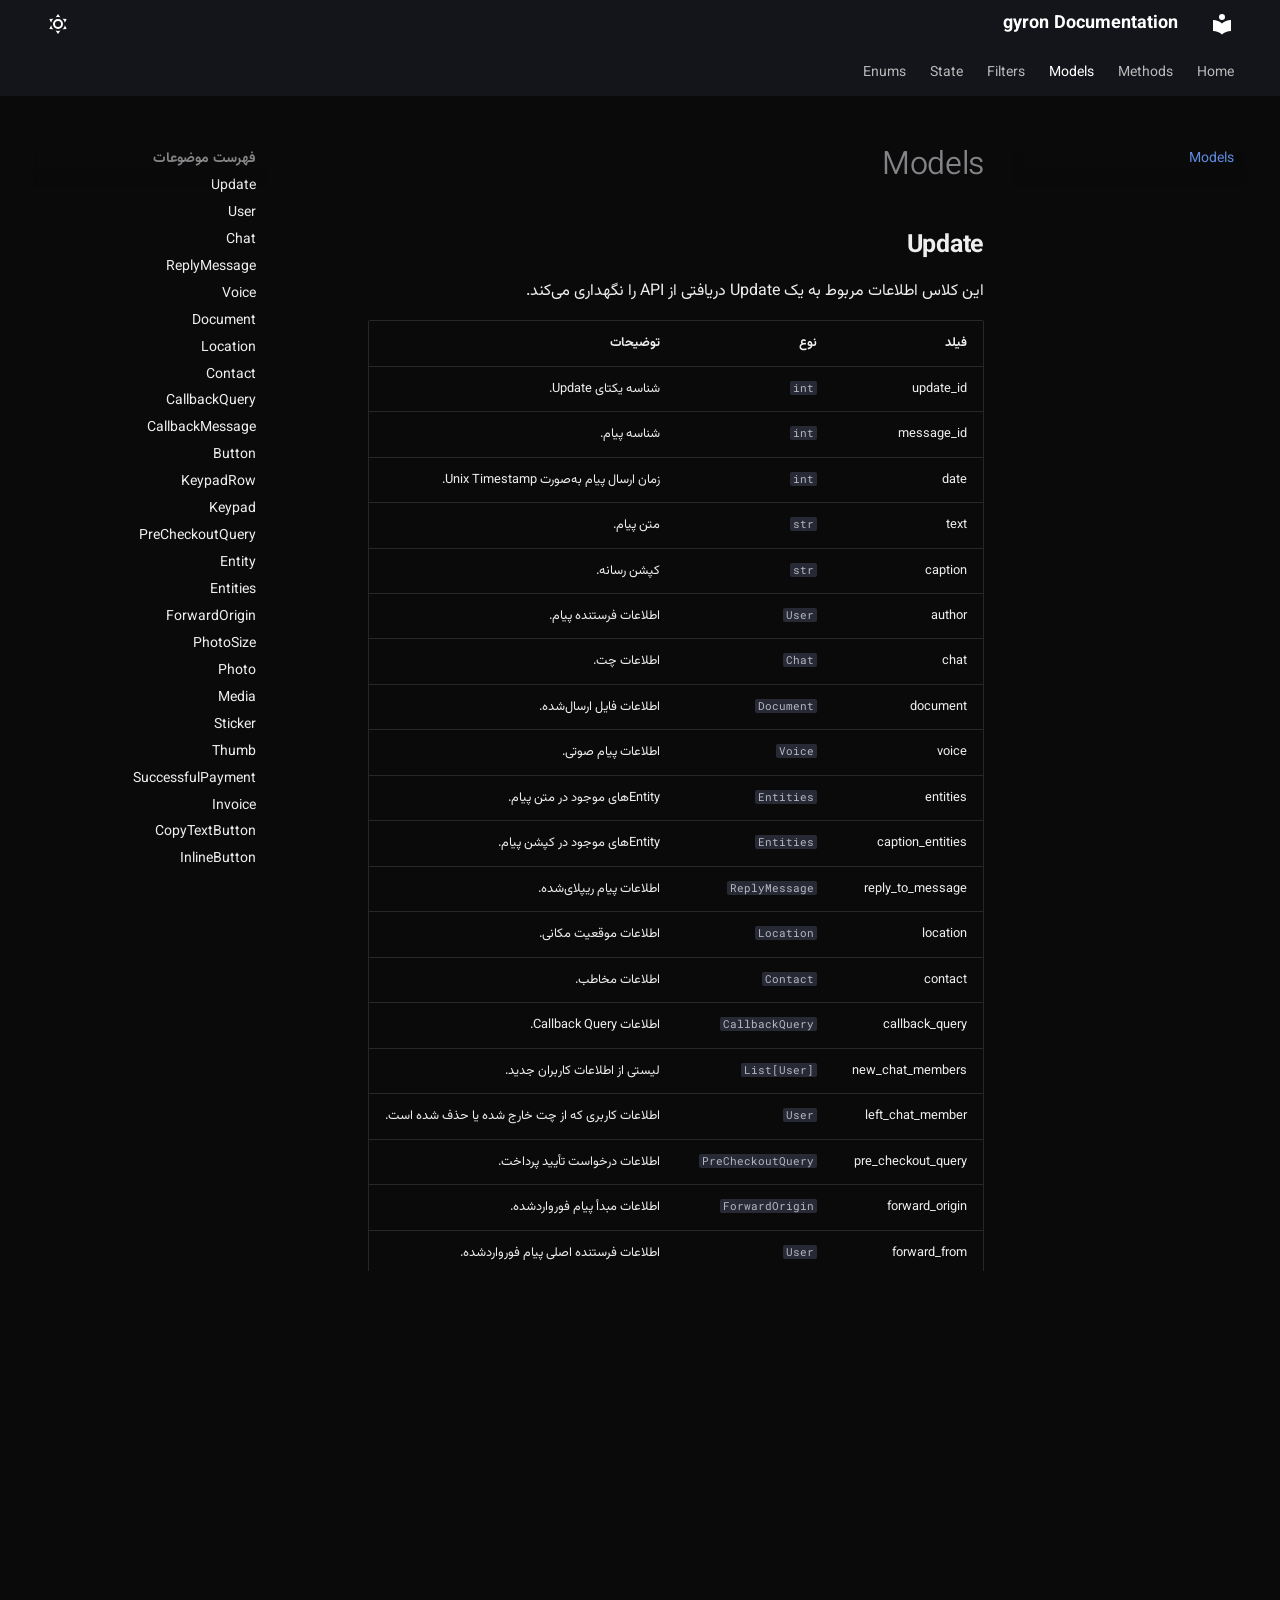
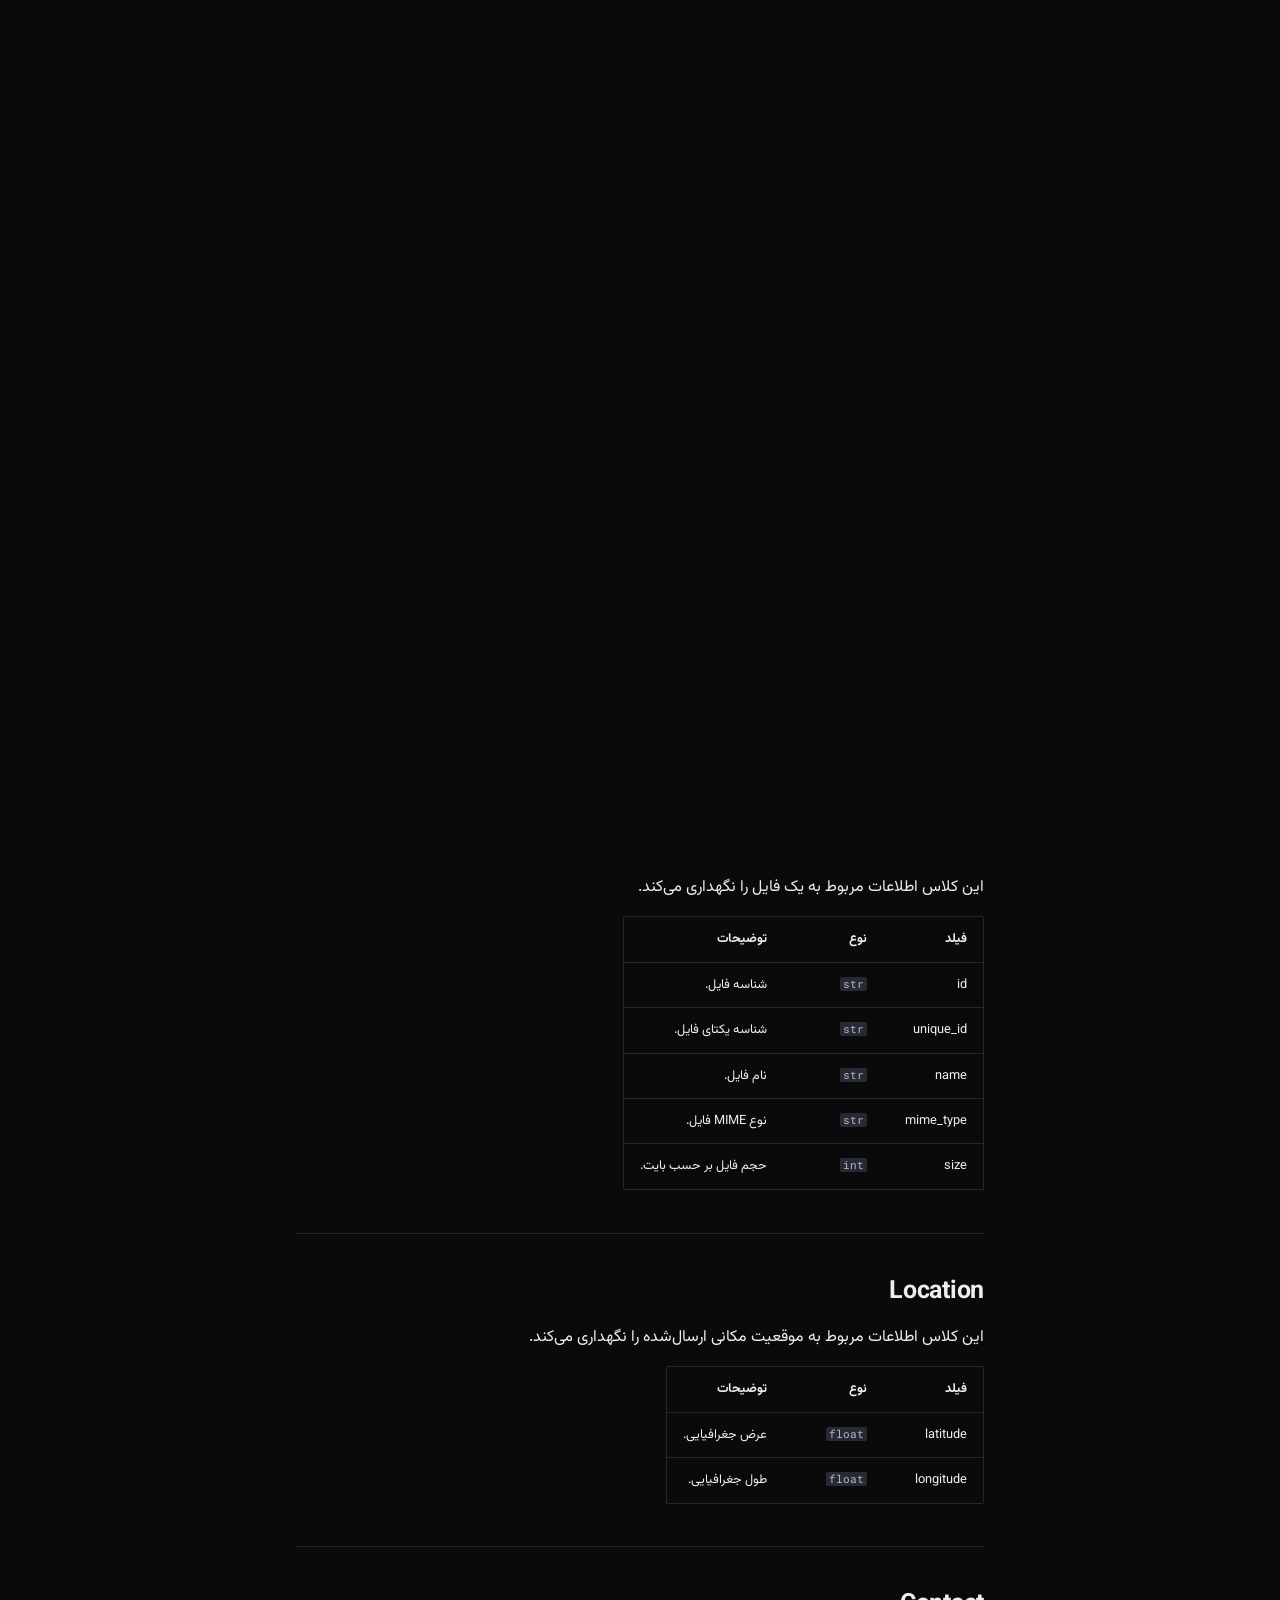
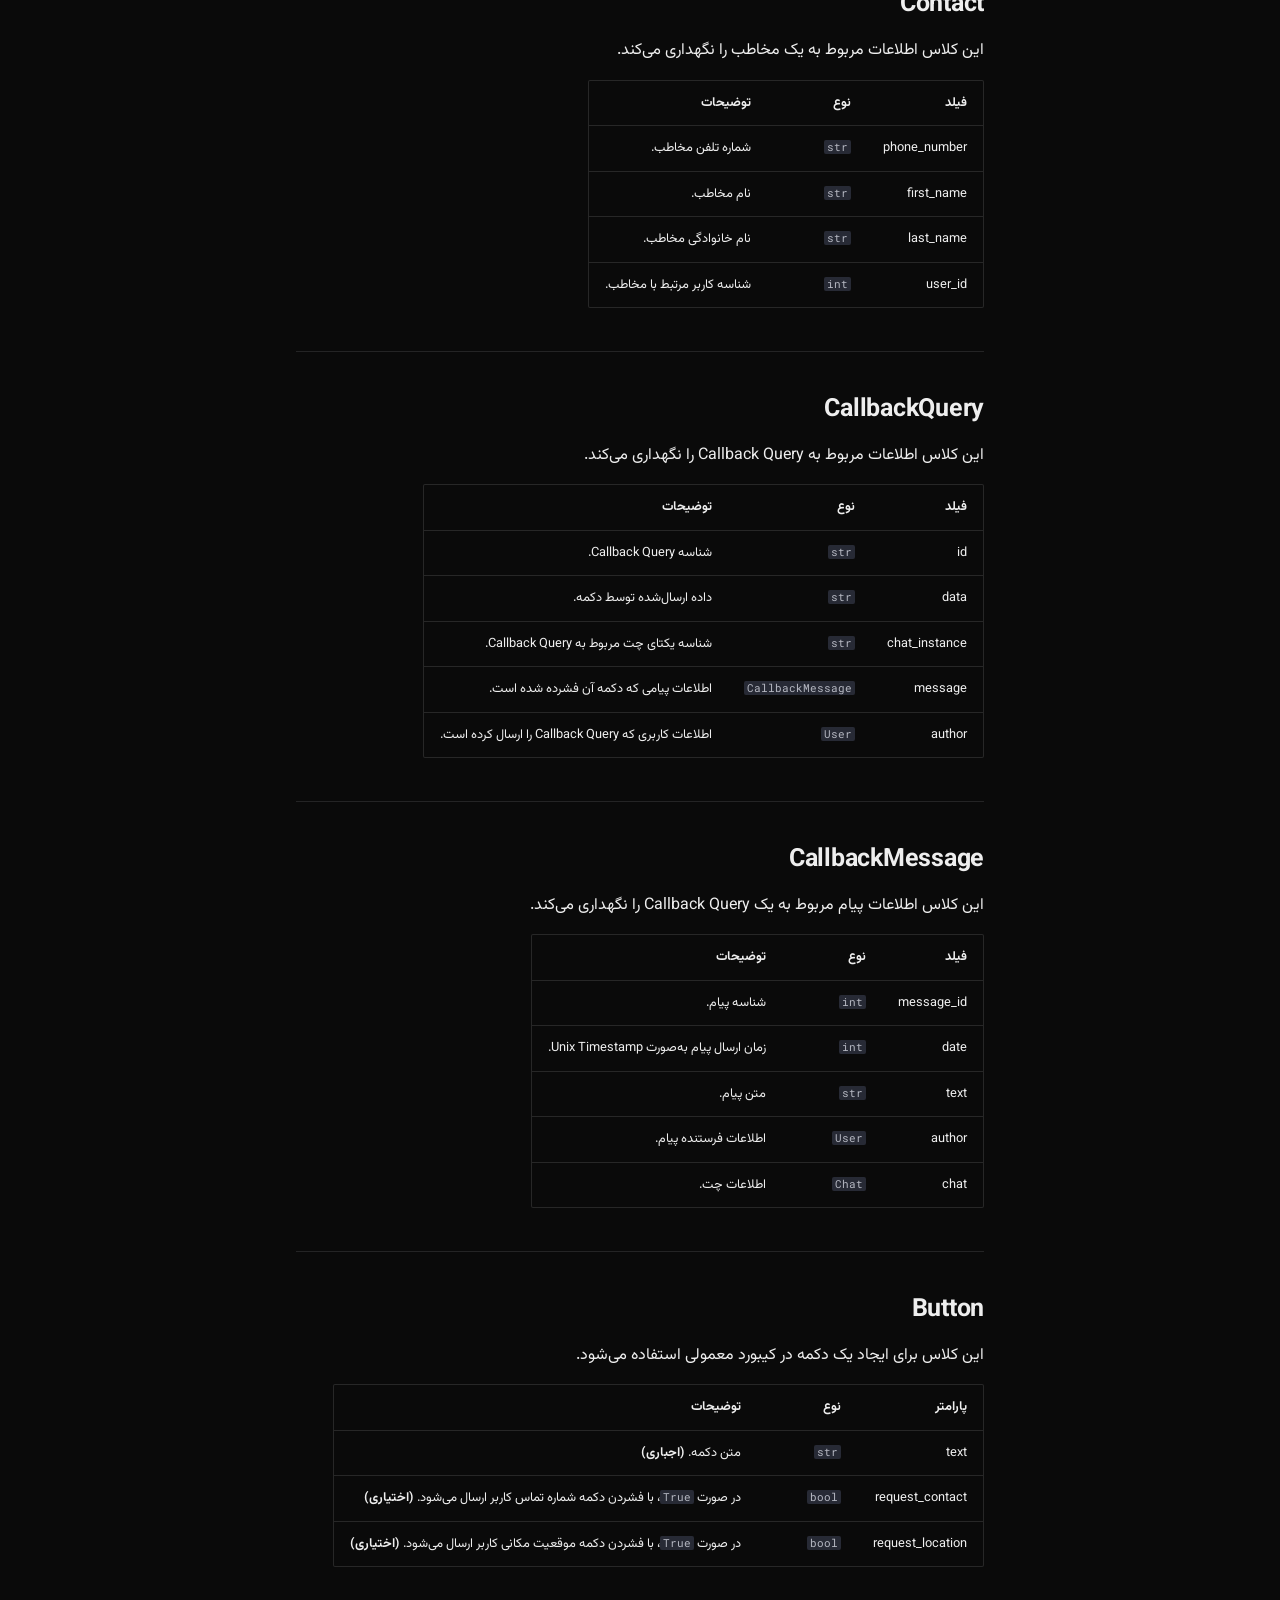
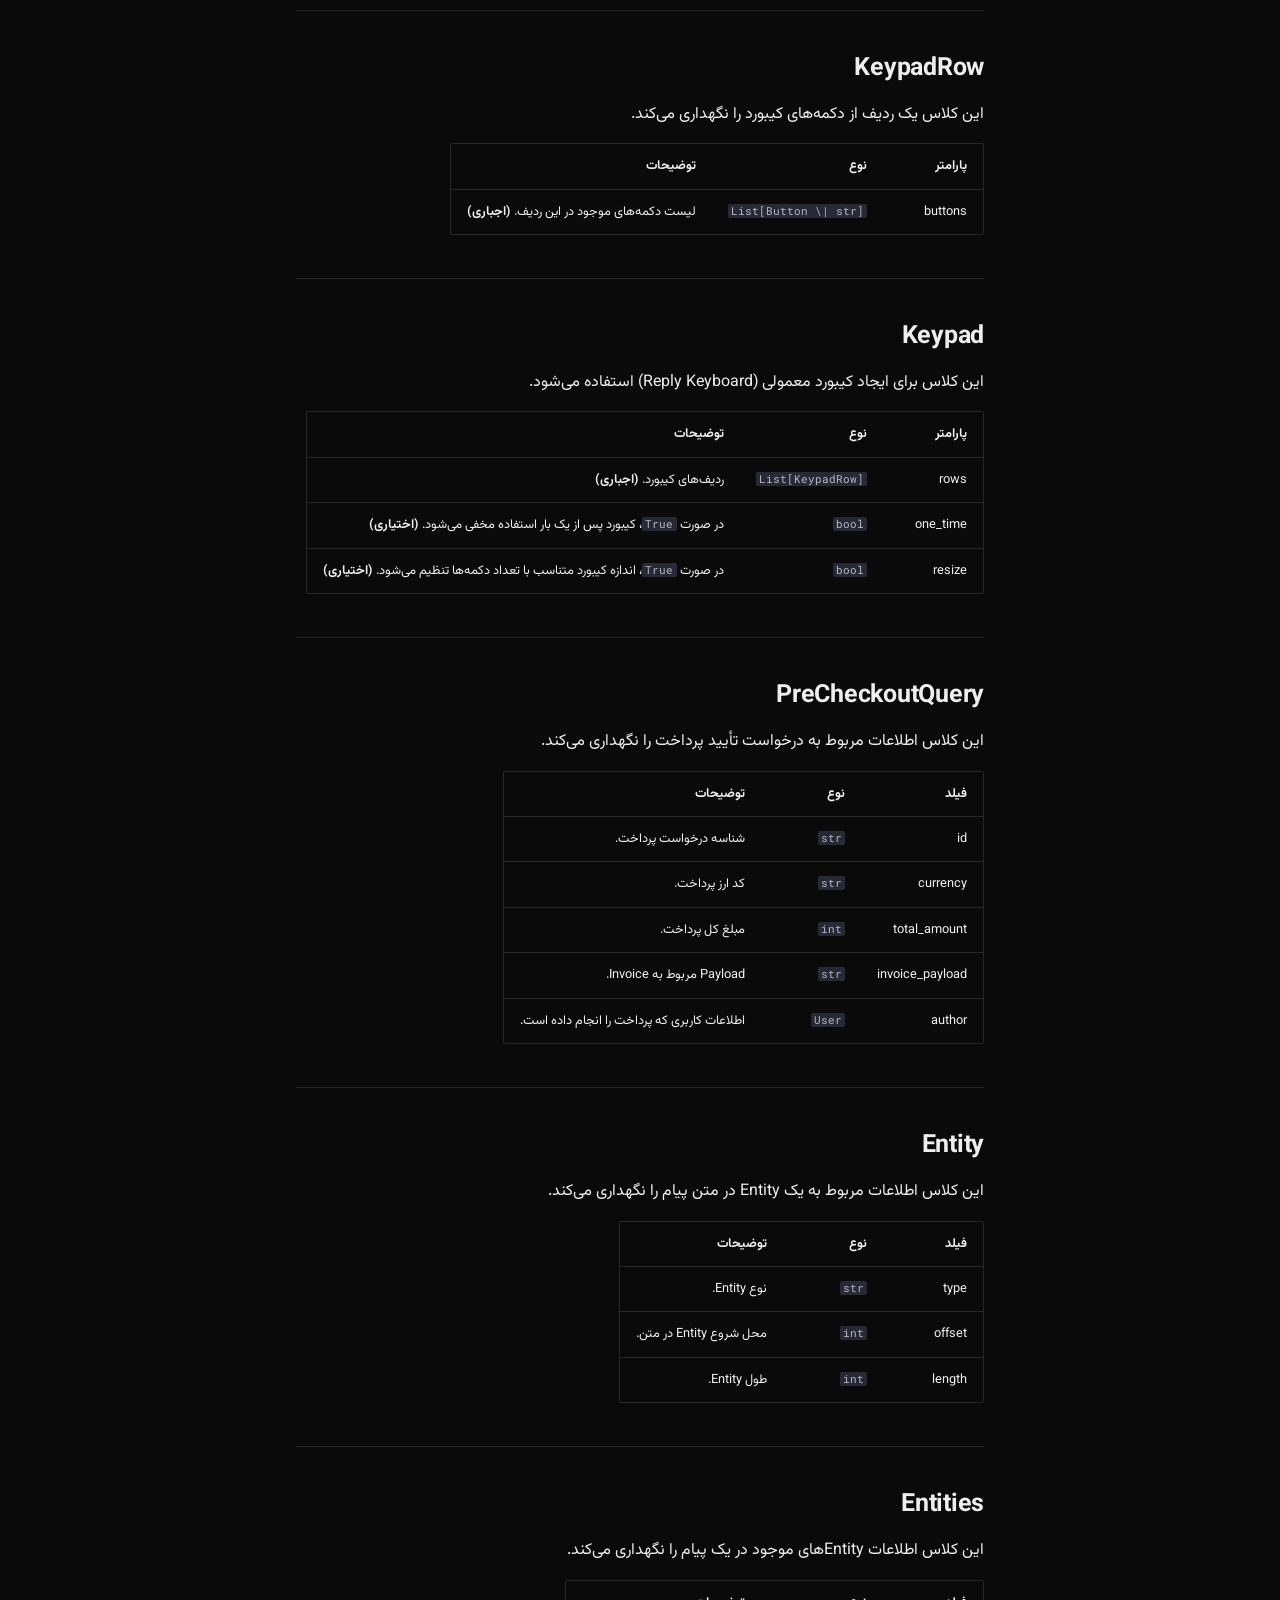
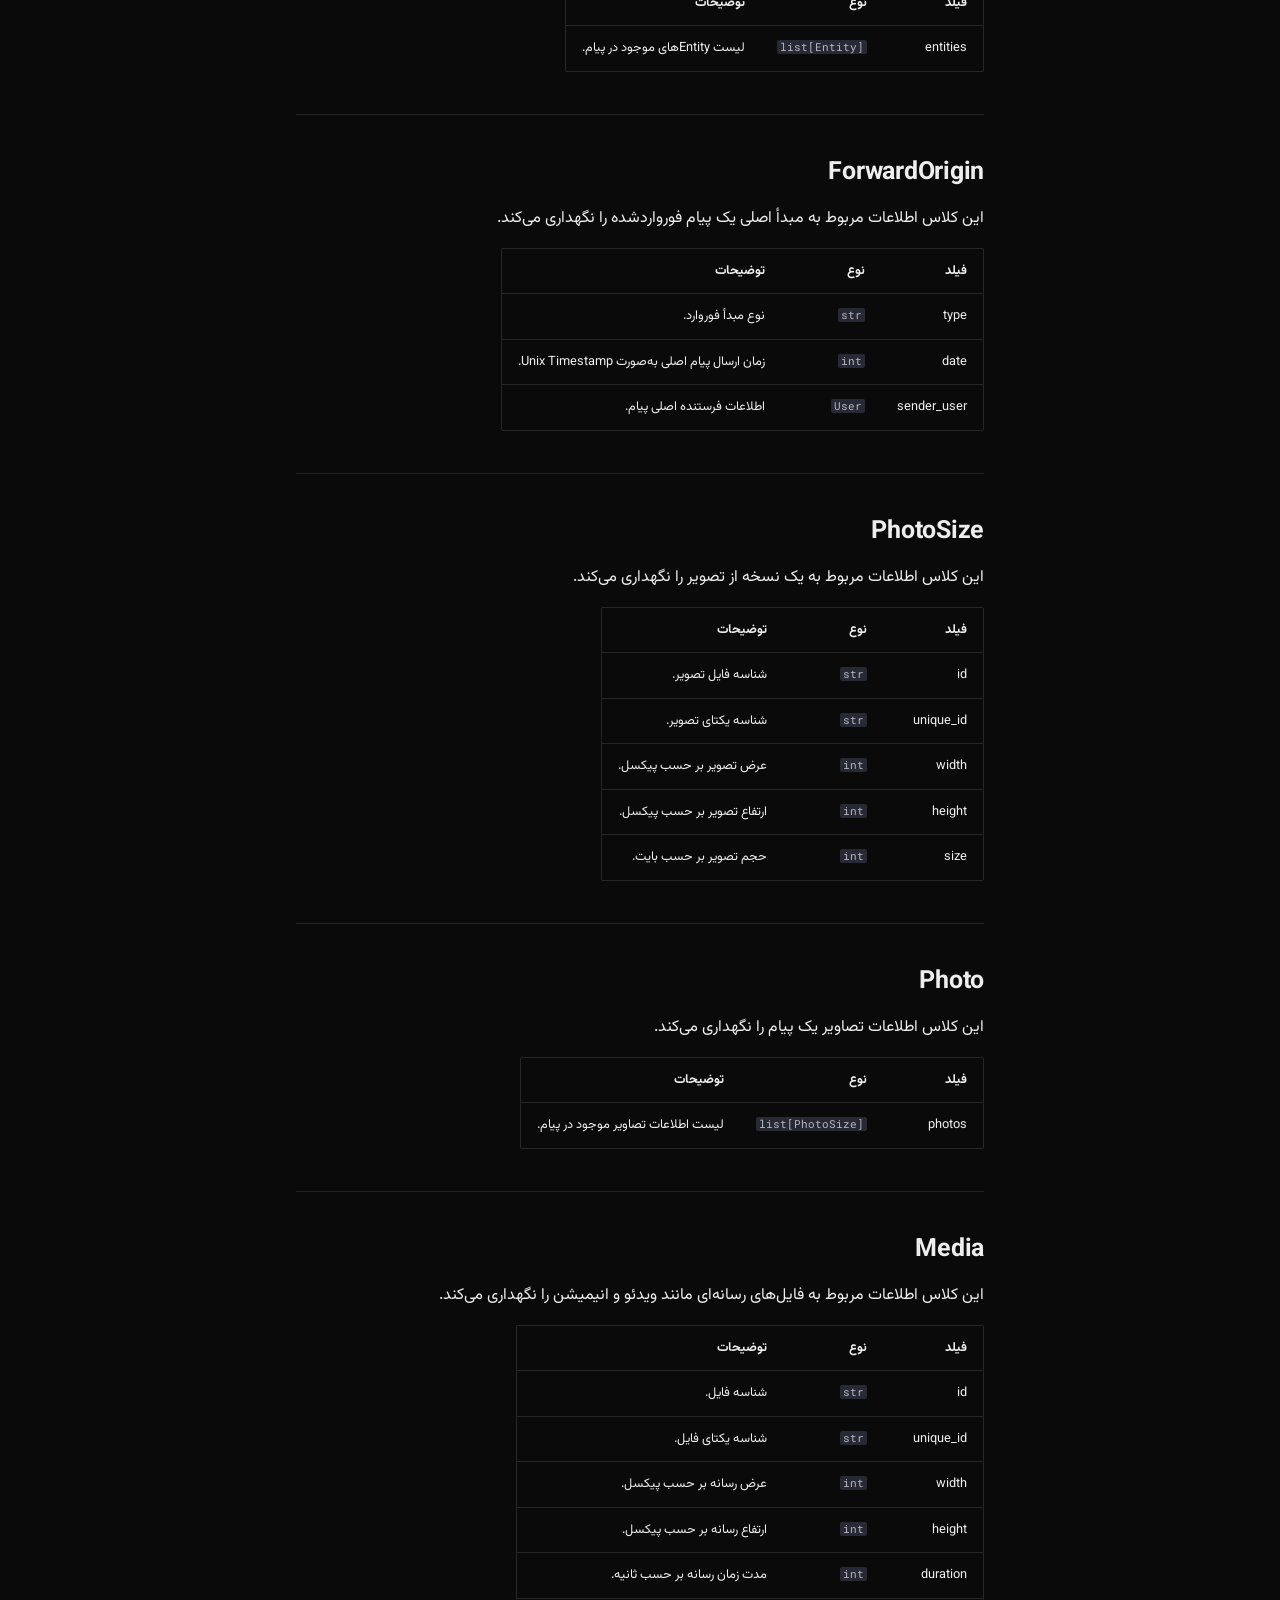
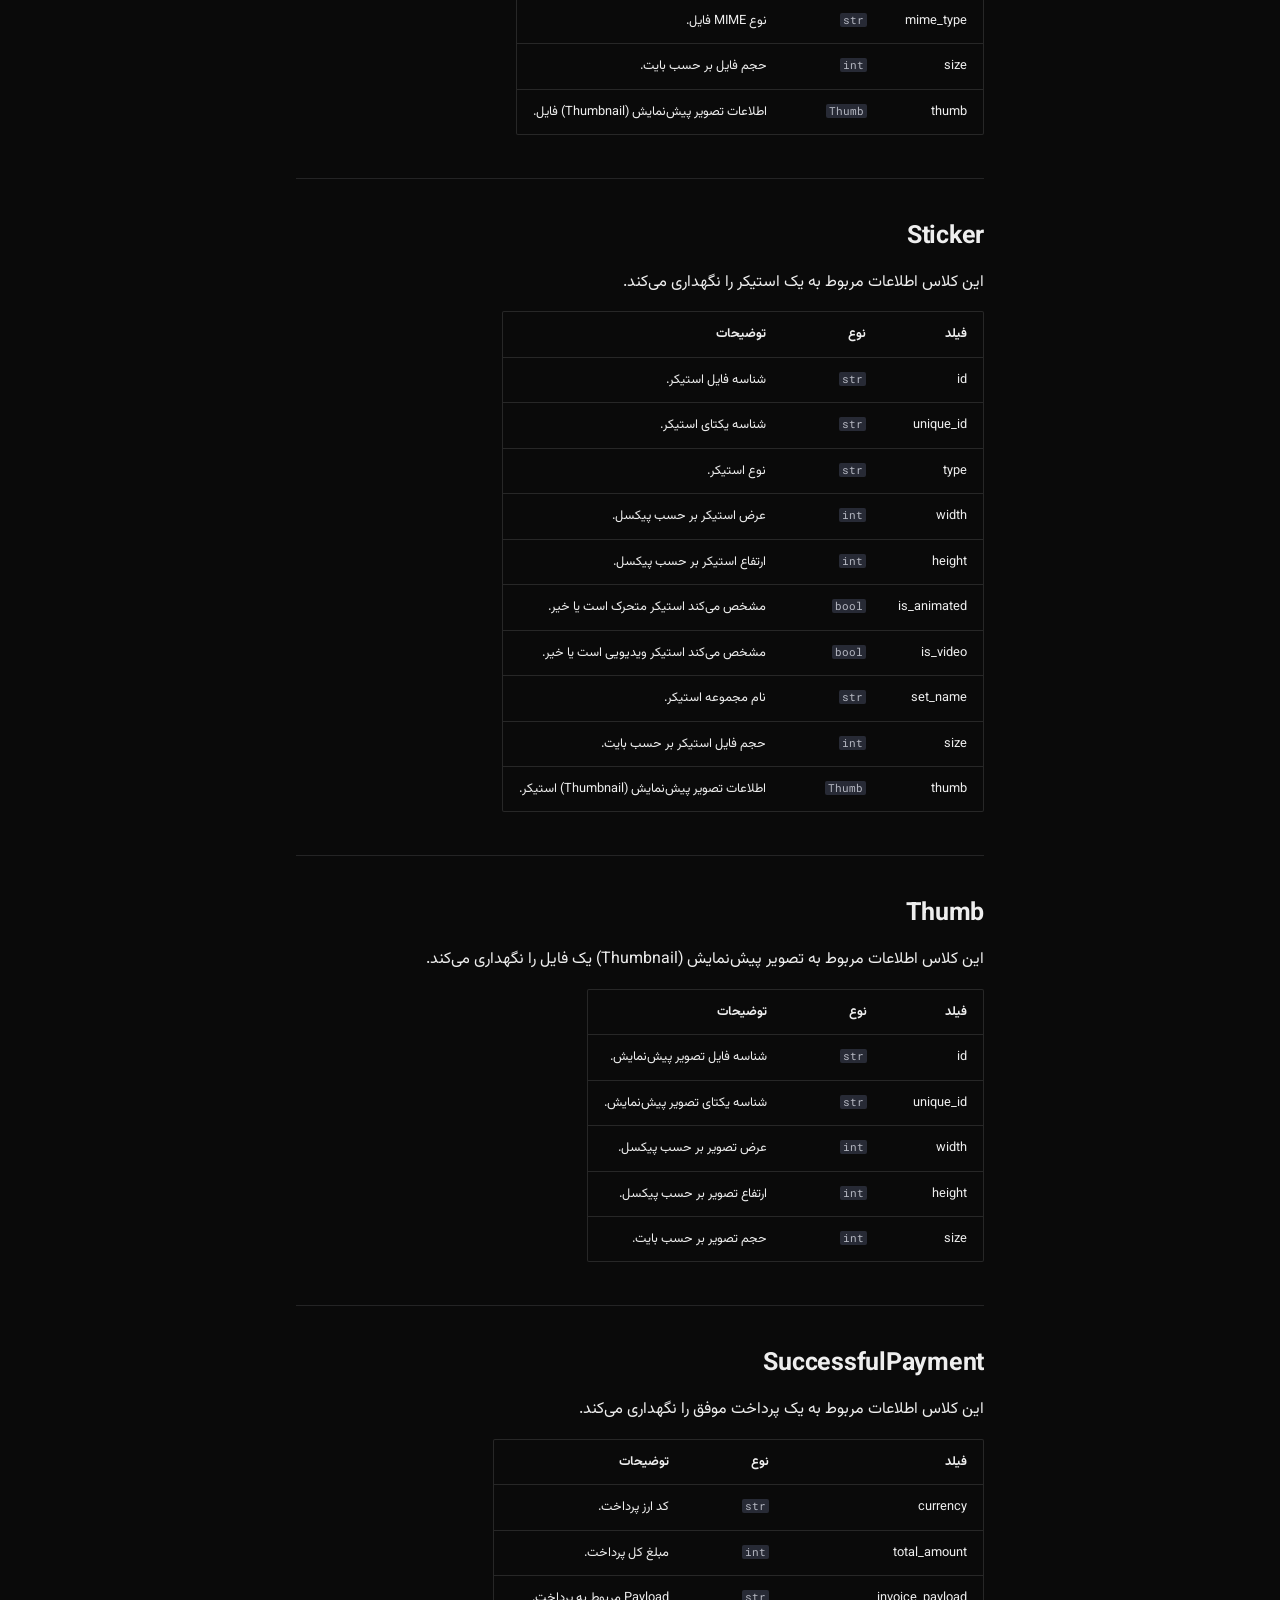
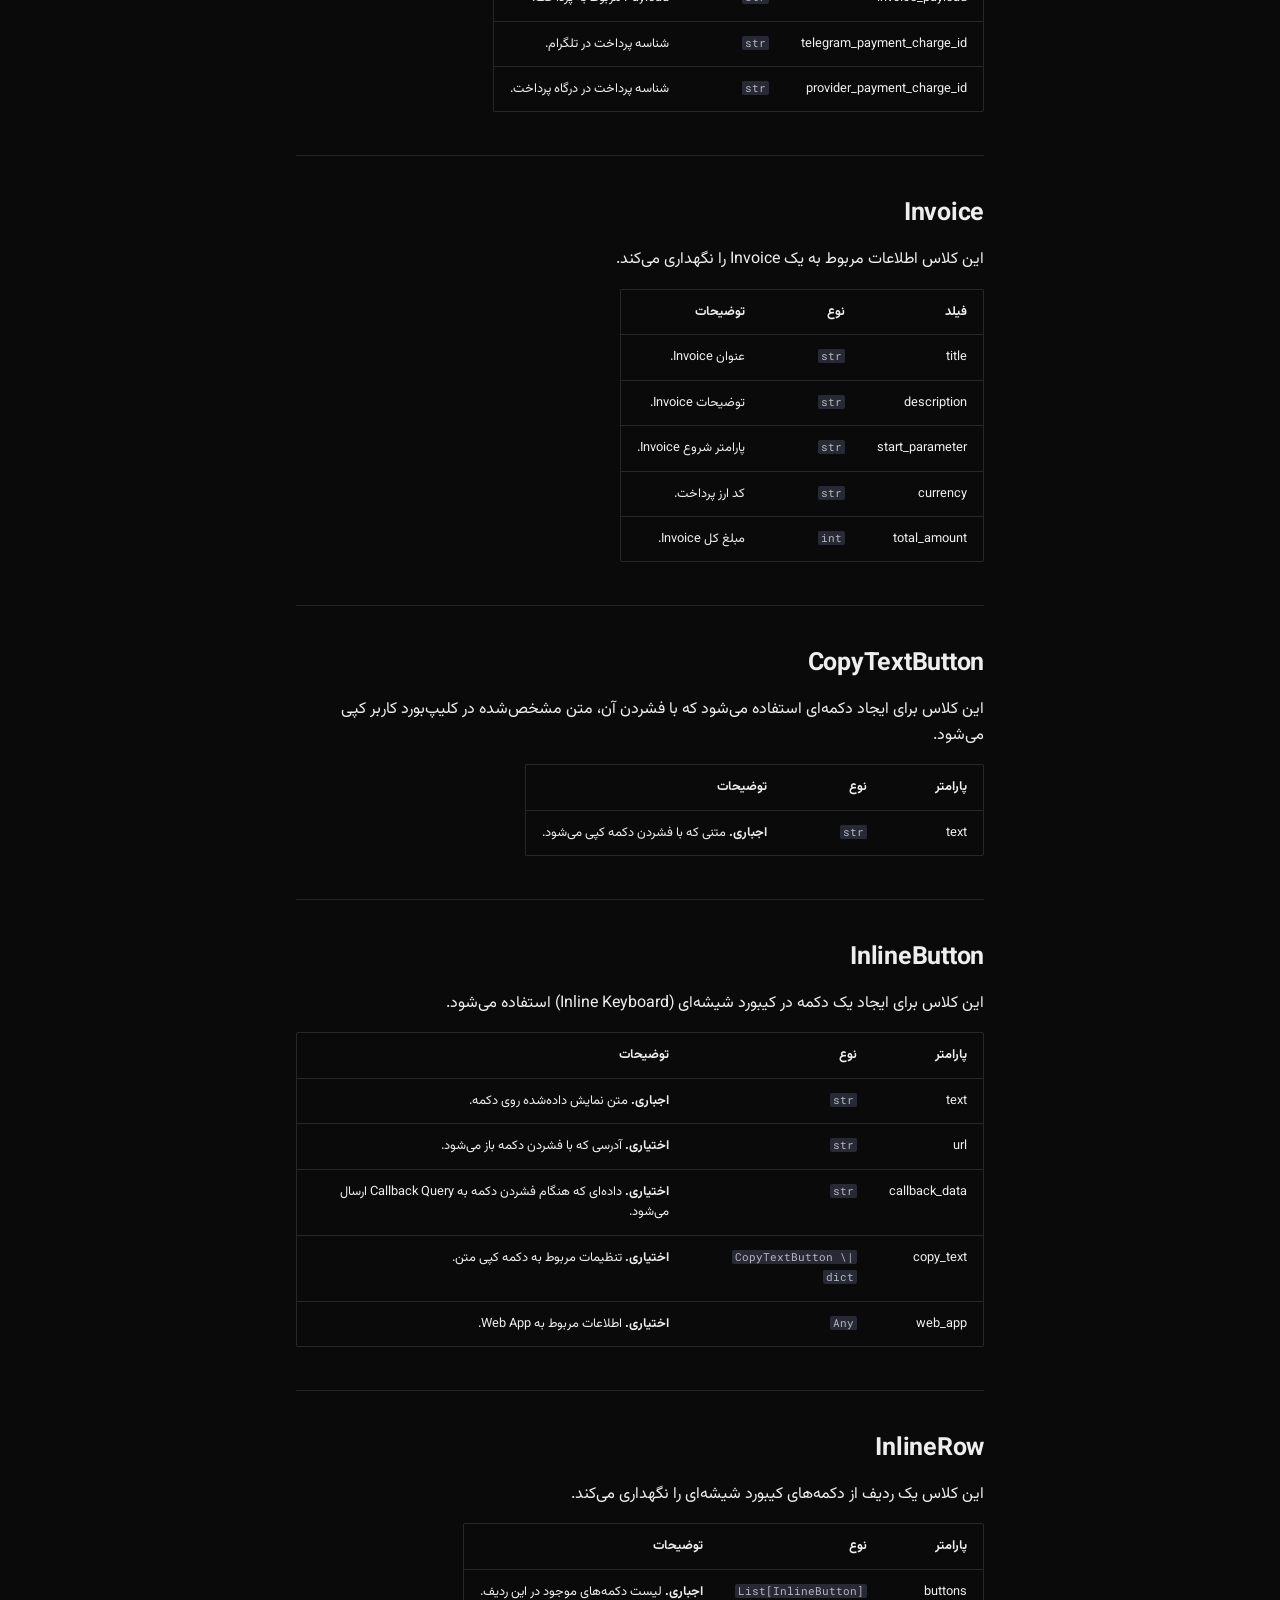
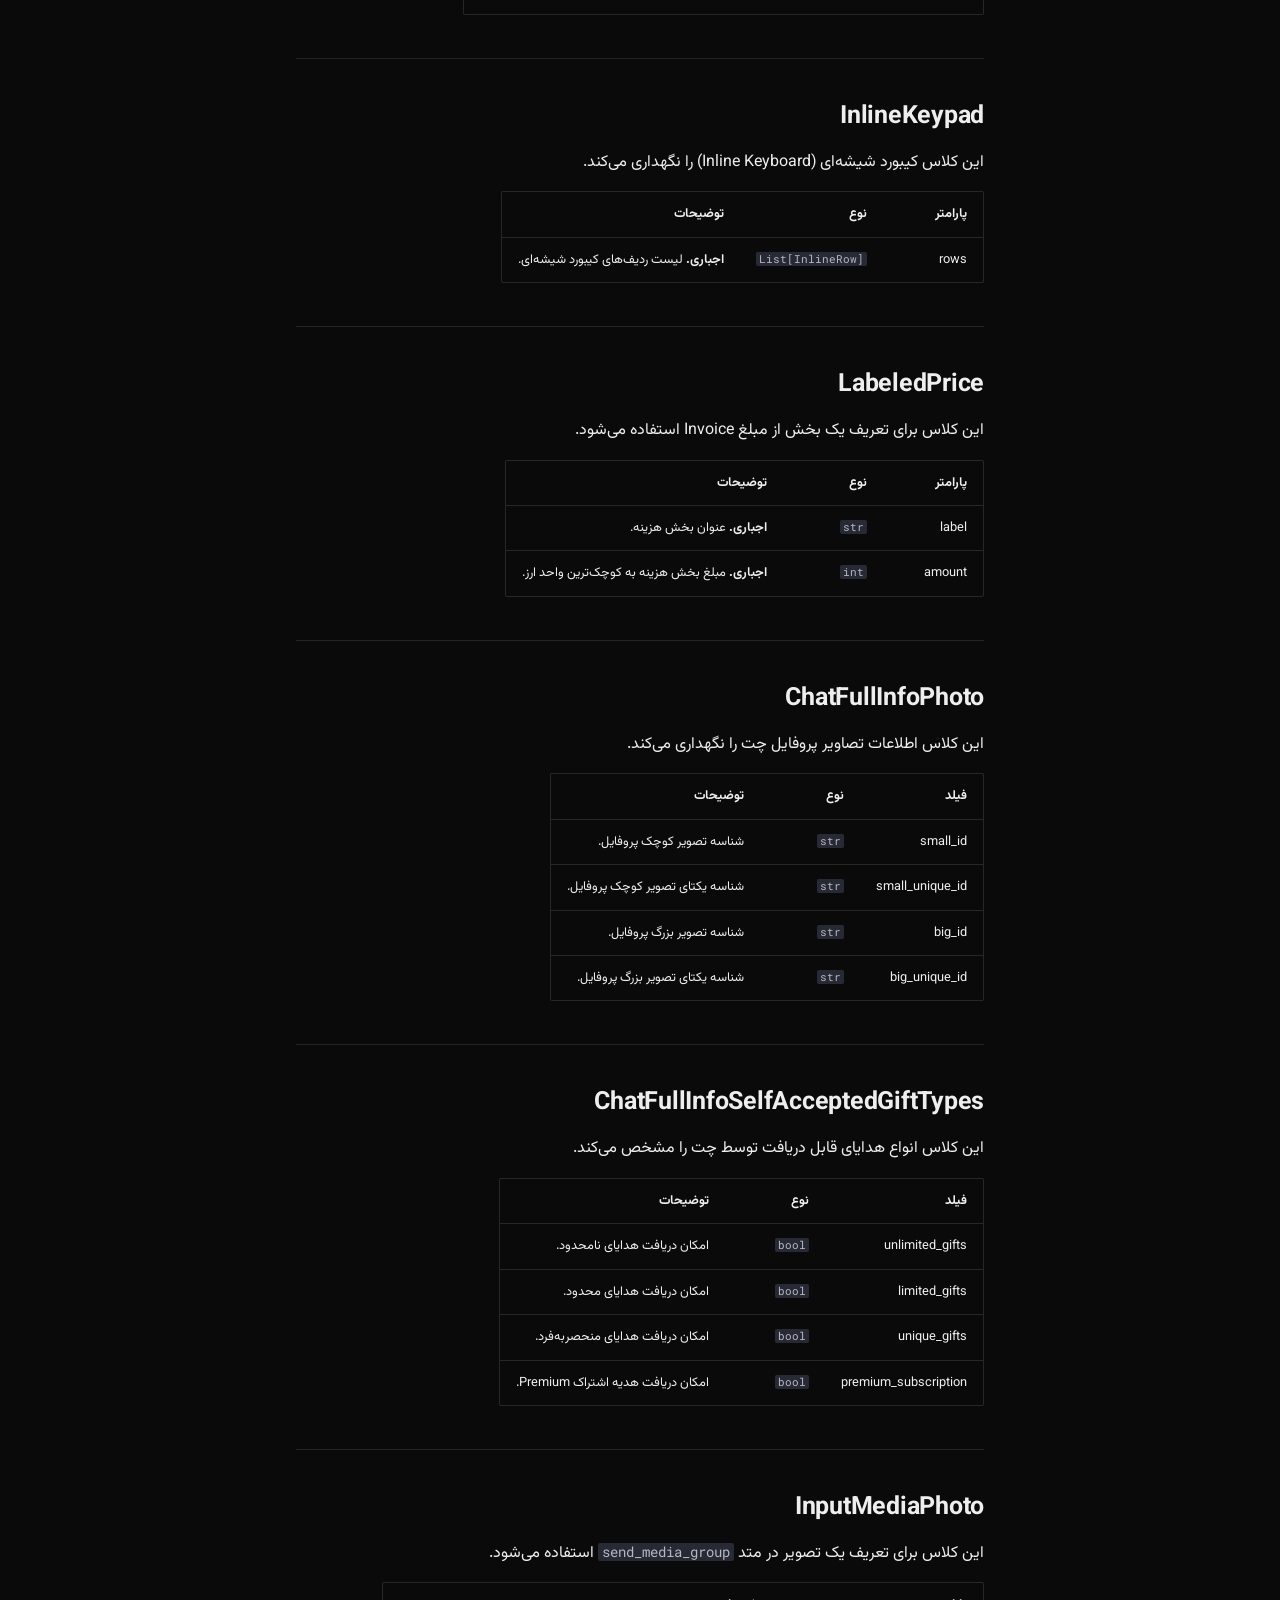
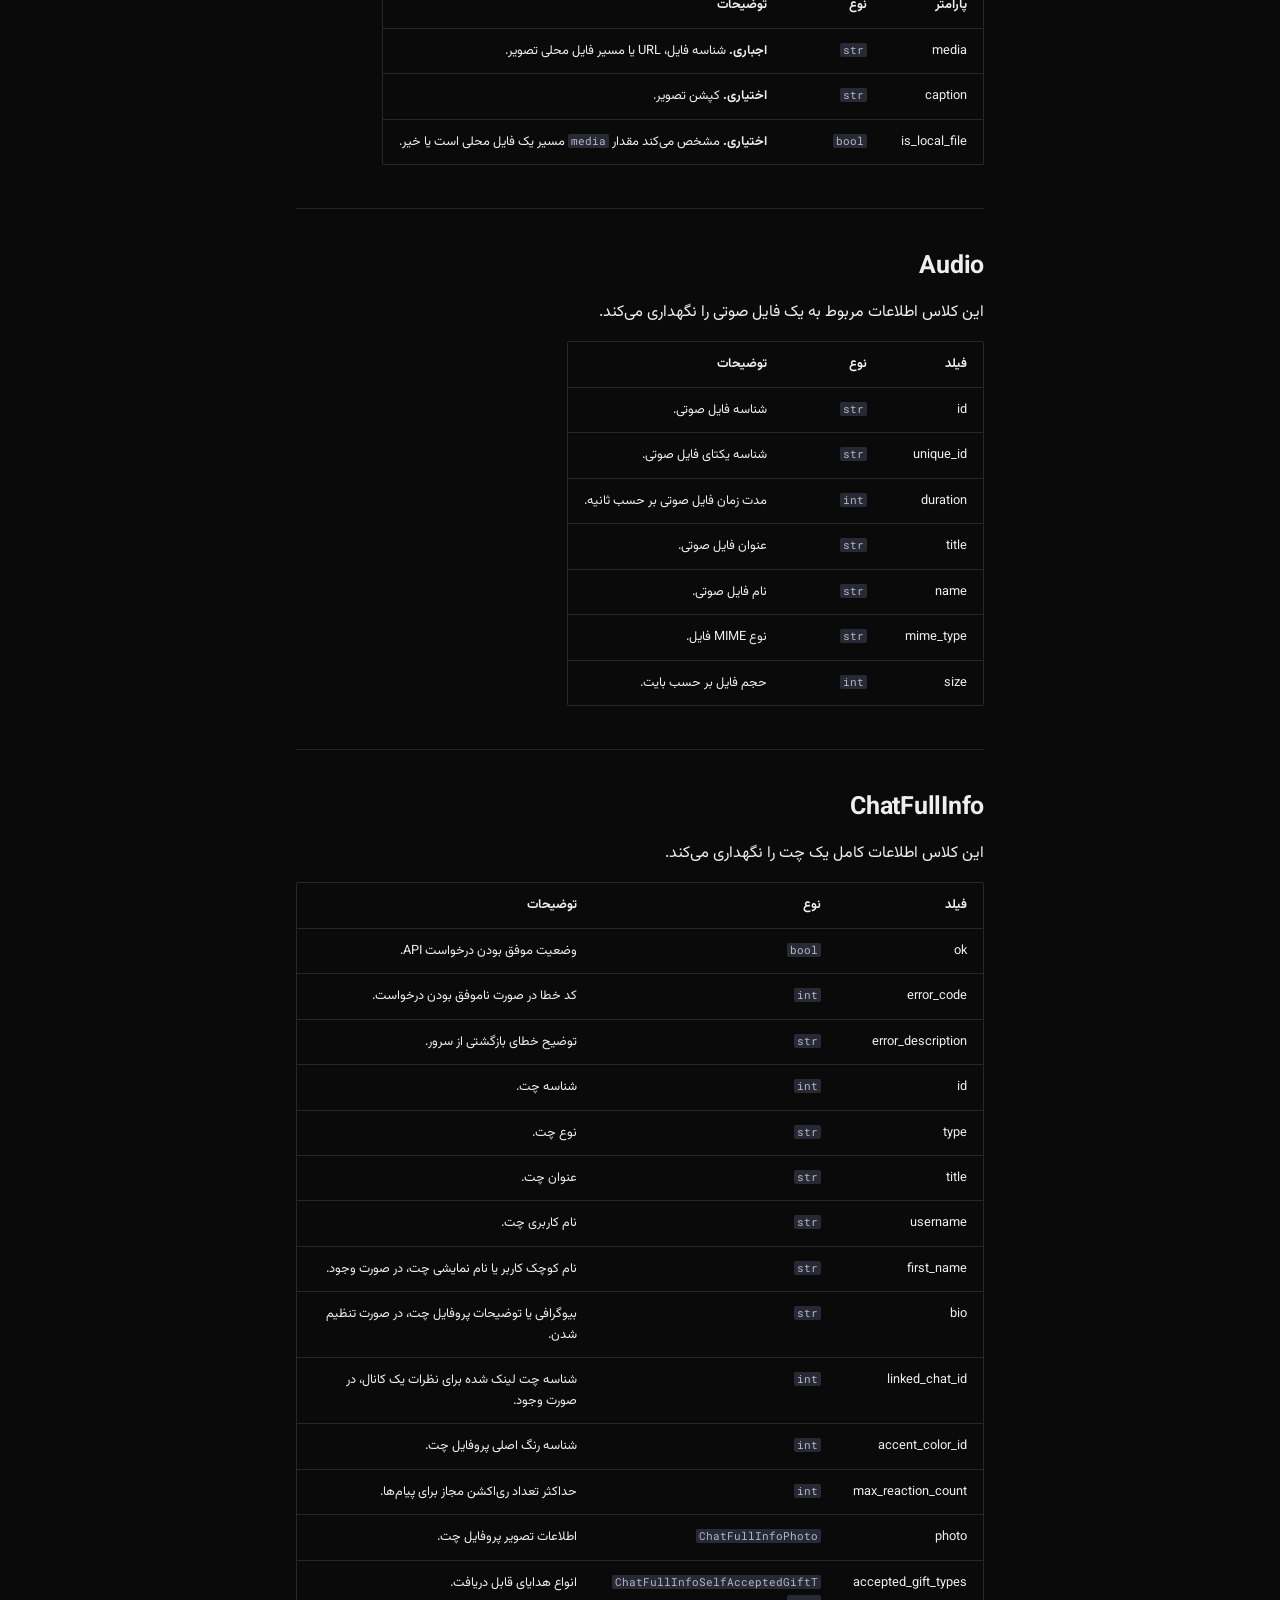
<file: models/index.html>
<!doctype html>
<html lang="fa" class="no-js">
  <head>
    
      <meta charset="utf-8">
      <meta name="viewport" content="width=device-width,initial-scale=1">
      
      
      
      
        <link rel="prev" href="../methods/">
      
      
        <link rel="next" href="../filters/">
      
      
        
      
      
      <link rel="icon" href="../assets/images/favicon.png">
      <meta name="generator" content="mkdocs-1.6.1, mkdocs-material-9.7.6">
    
    
      
        <title>Models - gyron Documentation</title>
      
    
    
      <link rel="stylesheet" href="../assets/stylesheets/main.484c7ddc.min.css">
      
        
        <link rel="stylesheet" href="../assets/stylesheets/palette.ab4e12ef.min.css">
      
      


    
    
      
    
    
      
        
        
        <link rel="preconnect" href="https://fonts.gstatic.com" crossorigin>
        <link rel="stylesheet" href="https://fonts.googleapis.com/css?family=Roboto:300,300i,400,400i,700,700i%7CRoboto+Mono:400,400i,700,700i&display=fallback">
        <style>:root{--md-text-font:"Roboto";--md-code-font:"Roboto Mono"}</style>
      
    
    
      <link rel="stylesheet" href="https://fonts.googleapis.com/css2?family=Vazirmatn:wght@400;700&display=swap">
    
      <link rel="stylesheet" href="../stylesheets/extra.css">
    
    <script>__md_scope=new URL("..",location),__md_hash=e=>[...e].reduce(((e,_)=>(e<<5)-e+_.charCodeAt(0)),0),__md_get=(e,_=localStorage,t=__md_scope)=>JSON.parse(_.getItem(t.pathname+"."+e)),__md_set=(e,_,t=localStorage,a=__md_scope)=>{try{t.setItem(a.pathname+"."+e,JSON.stringify(_))}catch(e){}}</script>
    
      

    
    
  </head>
  
  
    
    
      
    
    
    
    
    <body dir="rtl" data-md-color-scheme="slate" data-md-color-primary="black" data-md-color-accent="cyan">
  
    
    <input class="md-toggle" data-md-toggle="drawer" type="checkbox" id="__drawer" autocomplete="off">
    <input class="md-toggle" data-md-toggle="search" type="checkbox" id="__search" autocomplete="off">
    <label class="md-overlay" for="__drawer"></label>
    <div data-md-component="skip">
      
        
        <a href="#update" class="md-skip">
          پرش به محتویات
        </a>
      
    </div>
    <div data-md-component="announce">
      
    </div>
    
    
      

<header class="md-header" data-md-component="header">
  <nav class="md-header__inner md-grid" aria-label="سرتیتر">
    <a href=".." title="gyron Documentation" class="md-header__button md-logo" aria-label="gyron Documentation" data-md-component="logo">
      
  
  <svg xmlns="http://www.w3.org/2000/svg" viewBox="0 0 24 24"><path d="M12 8a3 3 0 0 0 3-3 3 3 0 0 0-3-3 3 3 0 0 0-3 3 3 3 0 0 0 3 3m0 3.54C9.64 9.35 6.5 8 3 8v11c3.5 0 6.64 1.35 9 3.54 2.36-2.19 5.5-3.54 9-3.54V8c-3.5 0-6.64 1.35-9 3.54"/></svg>

    </a>
    <label class="md-header__button md-icon" for="__drawer">
      
      <svg xmlns="http://www.w3.org/2000/svg" viewBox="0 0 24 24"><path d="M3 6h18v2H3zm0 5h18v2H3zm0 5h18v2H3z"/></svg>
    </label>
    <div class="md-header__title" data-md-component="header-title">
      <div class="md-header__ellipsis">
        <div class="md-header__topic">
          <span class="md-ellipsis">
            gyron Documentation
          </span>
        </div>
        <div class="md-header__topic" data-md-component="header-topic">
          <span class="md-ellipsis">
            
              Models
            
          </span>
        </div>
      </div>
    </div>
    
      
        <form class="md-header__option" data-md-component="palette">
  
    
    
    
    <input class="md-option" data-md-color-media="" data-md-color-scheme="slate" data-md-color-primary="black" data-md-color-accent="cyan"  aria-label="Light mode"  type="radio" name="__palette" id="__palette_0">
    
      <label class="md-header__button md-icon" title="Light mode" for="__palette_1" hidden>
        <svg xmlns="http://www.w3.org/2000/svg" viewBox="0 0 24 24"><path d="M12 7a5 5 0 0 1 5 5 5 5 0 0 1-5 5 5 5 0 0 1-5-5 5 5 0 0 1 5-5m0 2a3 3 0 0 0-3 3 3 3 0 0 0 3 3 3 3 0 0 0 3-3 3 3 0 0 0-3-3m0-7 2.39 3.42C13.65 5.15 12.84 5 12 5s-1.65.15-2.39.42zM3.34 7l4.16-.35A7.2 7.2 0 0 0 5.94 8.5c-.44.74-.69 1.5-.83 2.29zm.02 10 1.76-3.77a7.131 7.131 0 0 0 2.38 4.14zM20.65 7l-1.77 3.79a7.02 7.02 0 0 0-2.38-4.15zm-.01 10-4.14.36c.59-.51 1.12-1.14 1.54-1.86.42-.73.69-1.5.83-2.29zM12 22l-2.41-3.44c.74.27 1.55.44 2.41.44.82 0 1.63-.17 2.37-.44z"/></svg>
      </label>
    
  
    
    
    
    <input class="md-option" data-md-color-media="" data-md-color-scheme="default" data-md-color-primary="black" data-md-color-accent="cyan"  aria-label="Dark mode"  type="radio" name="__palette" id="__palette_1">
    
      <label class="md-header__button md-icon" title="Dark mode" for="__palette_0" hidden>
        <svg xmlns="http://www.w3.org/2000/svg" viewBox="0 0 24 24"><path d="m17.75 4.09-2.53 1.94.91 3.06-2.63-1.81-2.63 1.81.91-3.06-2.53-1.94L12.44 4l1.06-3 1.06 3zm3.5 6.91-1.64 1.25.59 1.98-1.7-1.17-1.7 1.17.59-1.98L15.75 11l2.06-.05L18.5 9l.69 1.95zm-2.28 4.95c.83-.08 1.72 1.1 1.19 1.85-.32.45-.66.87-1.08 1.27C15.17 23 8.84 23 4.94 19.07c-3.91-3.9-3.91-10.24 0-14.14.4-.4.82-.76 1.27-1.08.75-.53 1.93.36 1.85 1.19-.27 2.86.69 5.83 2.89 8.02a9.96 9.96 0 0 0 8.02 2.89m-1.64 2.02a12.08 12.08 0 0 1-7.8-3.47c-2.17-2.19-3.33-5-3.49-7.82-2.81 3.14-2.7 7.96.31 10.98 3.02 3.01 7.84 3.12 10.98.31"/></svg>
      </label>
    
  
</form>
      
    
    
      <script>var palette=__md_get("__palette");if(palette&&palette.color){if("(prefers-color-scheme)"===palette.color.media){var media=matchMedia("(prefers-color-scheme: light)"),input=document.querySelector(media.matches?"[data-md-color-media='(prefers-color-scheme: light)']":"[data-md-color-media='(prefers-color-scheme: dark)']");palette.color.media=input.getAttribute("data-md-color-media"),palette.color.scheme=input.getAttribute("data-md-color-scheme"),palette.color.primary=input.getAttribute("data-md-color-primary"),palette.color.accent=input.getAttribute("data-md-color-accent")}for(var[key,value]of Object.entries(palette.color))document.body.setAttribute("data-md-color-"+key,value)}</script>
    
    
    
    
  </nav>
  
</header>
    
    <div class="md-container" data-md-component="container">
      
      
        
          
            
<nav class="md-tabs" aria-label="زبانه‌ها" data-md-component="tabs">
  <div class="md-grid">
    <ul class="md-tabs__list">
      
        
  
  
  
  
    <li class="md-tabs__item">
      <a href=".." class="md-tabs__link">
        
  
  
    
  
  Home

      </a>
    </li>
  

      
        
  
  
  
  
    <li class="md-tabs__item">
      <a href="../methods/" class="md-tabs__link">
        
  
  
    
  
  Methods

      </a>
    </li>
  

      
        
  
  
  
    
  
  
    <li class="md-tabs__item md-tabs__item--active">
      <a href="./" class="md-tabs__link">
        
  
  
    
  
  Models

      </a>
    </li>
  

      
        
  
  
  
  
    <li class="md-tabs__item">
      <a href="../filters/" class="md-tabs__link">
        
  
  
    
  
  Filters

      </a>
    </li>
  

      
        
  
  
  
  
    <li class="md-tabs__item">
      <a href="../state/" class="md-tabs__link">
        
  
  
    
  
  State

      </a>
    </li>
  

      
        
  
  
  
  
    <li class="md-tabs__item">
      <a href="../enums/" class="md-tabs__link">
        
  
  
    
  
  Enums

      </a>
    </li>
  

      
    </ul>
  </div>
</nav>
          
        
      
      <main class="md-main" data-md-component="main">
        <div class="md-main__inner md-grid">
          
            
              
              <div class="md-sidebar md-sidebar--primary" data-md-component="sidebar" data-md-type="navigation" >
                <div class="md-sidebar__scrollwrap">
                  <div class="md-sidebar__inner">
                    


  


<nav class="md-nav md-nav--primary md-nav--lifted" aria-label="هدایت" data-md-level="0">
  <label class="md-nav__title" for="__drawer">
    <a href=".." title="gyron Documentation" class="md-nav__button md-logo" aria-label="gyron Documentation" data-md-component="logo">
      
  
  <svg xmlns="http://www.w3.org/2000/svg" viewBox="0 0 24 24"><path d="M12 8a3 3 0 0 0 3-3 3 3 0 0 0-3-3 3 3 0 0 0-3 3 3 3 0 0 0 3 3m0 3.54C9.64 9.35 6.5 8 3 8v11c3.5 0 6.64 1.35 9 3.54 2.36-2.19 5.5-3.54 9-3.54V8c-3.5 0-6.64 1.35-9 3.54"/></svg>

    </a>
    gyron Documentation
  </label>
  
  <ul class="md-nav__list" data-md-scrollfix>
    
      
      
  
  
  
  
    <li class="md-nav__item">
      <a href=".." class="md-nav__link">
        
  
  
  <span class="md-ellipsis">
    
  
    Home
  

    
  </span>
  
  

      </a>
    </li>
  

    
      
      
  
  
  
  
    <li class="md-nav__item">
      <a href="../methods/" class="md-nav__link">
        
  
  
  <span class="md-ellipsis">
    
  
    Methods
  

    
  </span>
  
  

      </a>
    </li>
  

    
      
      
  
  
    
  
  
  
    <li class="md-nav__item md-nav__item--active">
      
      <input class="md-nav__toggle md-toggle" type="checkbox" id="__toc">
      
      
      
        <label class="md-nav__link md-nav__link--active" for="__toc">
          
  
  
  <span class="md-ellipsis">
    
  
    Models
  

    
  </span>
  
  

          <span class="md-nav__icon md-icon"></span>
        </label>
      
      <a href="./" class="md-nav__link md-nav__link--active">
        
  
  
  <span class="md-ellipsis">
    
  
    Models
  

    
  </span>
  
  

      </a>
      
        

<nav class="md-nav md-nav--secondary" aria-label="فهرست موضوعات">
  
  
  
  
    <label class="md-nav__title" for="__toc">
      <span class="md-nav__icon md-icon"></span>
      فهرست موضوعات
    </label>
    <ul class="md-nav__list" data-md-component="toc" data-md-scrollfix>
      
        <li class="md-nav__item">
  <a href="#update" class="md-nav__link">
    <span class="md-ellipsis">
      
        Update
      
    </span>
  </a>
  
</li>
      
        <li class="md-nav__item">
  <a href="#user" class="md-nav__link">
    <span class="md-ellipsis">
      
        User
      
    </span>
  </a>
  
</li>
      
        <li class="md-nav__item">
  <a href="#chat" class="md-nav__link">
    <span class="md-ellipsis">
      
        Chat
      
    </span>
  </a>
  
</li>
      
        <li class="md-nav__item">
  <a href="#replymessage" class="md-nav__link">
    <span class="md-ellipsis">
      
        ReplyMessage
      
    </span>
  </a>
  
</li>
      
        <li class="md-nav__item">
  <a href="#voice" class="md-nav__link">
    <span class="md-ellipsis">
      
        Voice
      
    </span>
  </a>
  
</li>
      
        <li class="md-nav__item">
  <a href="#document" class="md-nav__link">
    <span class="md-ellipsis">
      
        Document
      
    </span>
  </a>
  
</li>
      
        <li class="md-nav__item">
  <a href="#location" class="md-nav__link">
    <span class="md-ellipsis">
      
        Location
      
    </span>
  </a>
  
</li>
      
        <li class="md-nav__item">
  <a href="#contact" class="md-nav__link">
    <span class="md-ellipsis">
      
        Contact
      
    </span>
  </a>
  
</li>
      
        <li class="md-nav__item">
  <a href="#callbackquery" class="md-nav__link">
    <span class="md-ellipsis">
      
        CallbackQuery
      
    </span>
  </a>
  
</li>
      
        <li class="md-nav__item">
  <a href="#callbackmessage" class="md-nav__link">
    <span class="md-ellipsis">
      
        CallbackMessage
      
    </span>
  </a>
  
</li>
      
        <li class="md-nav__item">
  <a href="#button" class="md-nav__link">
    <span class="md-ellipsis">
      
        Button
      
    </span>
  </a>
  
</li>
      
        <li class="md-nav__item">
  <a href="#keypadrow" class="md-nav__link">
    <span class="md-ellipsis">
      
        KeypadRow
      
    </span>
  </a>
  
</li>
      
        <li class="md-nav__item">
  <a href="#keypad" class="md-nav__link">
    <span class="md-ellipsis">
      
        Keypad
      
    </span>
  </a>
  
</li>
      
        <li class="md-nav__item">
  <a href="#precheckoutquery" class="md-nav__link">
    <span class="md-ellipsis">
      
        PreCheckoutQuery
      
    </span>
  </a>
  
</li>
      
        <li class="md-nav__item">
  <a href="#entity" class="md-nav__link">
    <span class="md-ellipsis">
      
        Entity
      
    </span>
  </a>
  
</li>
      
        <li class="md-nav__item">
  <a href="#entities" class="md-nav__link">
    <span class="md-ellipsis">
      
        Entities
      
    </span>
  </a>
  
</li>
      
        <li class="md-nav__item">
  <a href="#forwardorigin" class="md-nav__link">
    <span class="md-ellipsis">
      
        ForwardOrigin
      
    </span>
  </a>
  
</li>
      
        <li class="md-nav__item">
  <a href="#photosize" class="md-nav__link">
    <span class="md-ellipsis">
      
        PhotoSize
      
    </span>
  </a>
  
</li>
      
        <li class="md-nav__item">
  <a href="#photo" class="md-nav__link">
    <span class="md-ellipsis">
      
        Photo
      
    </span>
  </a>
  
</li>
      
        <li class="md-nav__item">
  <a href="#media" class="md-nav__link">
    <span class="md-ellipsis">
      
        Media
      
    </span>
  </a>
  
</li>
      
        <li class="md-nav__item">
  <a href="#sticker" class="md-nav__link">
    <span class="md-ellipsis">
      
        Sticker
      
    </span>
  </a>
  
</li>
      
        <li class="md-nav__item">
  <a href="#thumb" class="md-nav__link">
    <span class="md-ellipsis">
      
        Thumb
      
    </span>
  </a>
  
</li>
      
        <li class="md-nav__item">
  <a href="#successfulpayment" class="md-nav__link">
    <span class="md-ellipsis">
      
        SuccessfulPayment
      
    </span>
  </a>
  
</li>
      
        <li class="md-nav__item">
  <a href="#invoice" class="md-nav__link">
    <span class="md-ellipsis">
      
        Invoice
      
    </span>
  </a>
  
</li>
      
        <li class="md-nav__item">
  <a href="#copytextbutton" class="md-nav__link">
    <span class="md-ellipsis">
      
        CopyTextButton
      
    </span>
  </a>
  
</li>
      
        <li class="md-nav__item">
  <a href="#inlinebutton" class="md-nav__link">
    <span class="md-ellipsis">
      
        InlineButton
      
    </span>
  </a>
  
</li>
      
        <li class="md-nav__item">
  <a href="#inlinerow" class="md-nav__link">
    <span class="md-ellipsis">
      
        InlineRow
      
    </span>
  </a>
  
</li>
      
        <li class="md-nav__item">
  <a href="#inlinekeypad" class="md-nav__link">
    <span class="md-ellipsis">
      
        InlineKeypad
      
    </span>
  </a>
  
</li>
      
        <li class="md-nav__item">
  <a href="#labeledprice" class="md-nav__link">
    <span class="md-ellipsis">
      
        LabeledPrice
      
    </span>
  </a>
  
</li>
      
        <li class="md-nav__item">
  <a href="#chatfullinfophoto" class="md-nav__link">
    <span class="md-ellipsis">
      
        ChatFullInfoPhoto
      
    </span>
  </a>
  
</li>
      
        <li class="md-nav__item">
  <a href="#chatfullinfoselfacceptedgifttypes" class="md-nav__link">
    <span class="md-ellipsis">
      
        ChatFullInfoSelfAcceptedGiftTypes
      
    </span>
  </a>
  
</li>
      
        <li class="md-nav__item">
  <a href="#inputmediaphoto" class="md-nav__link">
    <span class="md-ellipsis">
      
        InputMediaPhoto
      
    </span>
  </a>
  
</li>
      
        <li class="md-nav__item">
  <a href="#audio" class="md-nav__link">
    <span class="md-ellipsis">
      
        Audio
      
    </span>
  </a>
  
</li>
      
        <li class="md-nav__item">
  <a href="#chatfullinfo" class="md-nav__link">
    <span class="md-ellipsis">
      
        ChatFullInfo
      
    </span>
  </a>
  
</li>
      
        <li class="md-nav__item">
  <a href="#file" class="md-nav__link">
    <span class="md-ellipsis">
      
        File
      
    </span>
  </a>
  
</li>
      
        <li class="md-nav__item">
  <a href="#getmeresponse" class="md-nav__link">
    <span class="md-ellipsis">
      
        GetMeResponse
      
    </span>
  </a>
  
</li>
      
        <li class="md-nav__item">
  <a href="#messageresponse" class="md-nav__link">
    <span class="md-ellipsis">
      
        MessageResponse
      
    </span>
  </a>
  
</li>
      
        <li class="md-nav__item">
  <a href="#chatadministrator" class="md-nav__link">
    <span class="md-ellipsis">
      
        ChatAdministrator
      
    </span>
  </a>
  
</li>
      
        <li class="md-nav__item">
  <a href="#chatadministratorsresponse" class="md-nav__link">
    <span class="md-ellipsis">
      
        ChatAdministratorsResponse
      
    </span>
  </a>
  
</li>
      
        <li class="md-nav__item">
  <a href="#chatmember" class="md-nav__link">
    <span class="md-ellipsis">
      
        ChatMember
      
    </span>
  </a>
  
</li>
      
        <li class="md-nav__item">
  <a href="#editedmessage" class="md-nav__link">
    <span class="md-ellipsis">
      
        EditedMessage
      
    </span>
  </a>
  
</li>
      
        <li class="md-nav__item">
  <a href="#webhookinfo" class="md-nav__link">
    <span class="md-ellipsis">
      
        WebhookInfo
      
    </span>
  </a>
  
</li>
      
        <li class="md-nav__item">
  <a href="#sendmediaresult" class="md-nav__link">
    <span class="md-ellipsis">
      
        SendMediaResult
      
    </span>
  </a>
  
</li>
      
        <li class="md-nav__item">
  <a href="#sendmediagroupresult" class="md-nav__link">
    <span class="md-ellipsis">
      
        SendMediaGroupResult
      
    </span>
  </a>
  
</li>
      
        <li class="md-nav__item">
  <a href="#apiresponse" class="md-nav__link">
    <span class="md-ellipsis">
      
        ApiResponse
      
    </span>
  </a>
  
</li>
      
    </ul>
  
</nav>
      
    </li>
  

    
      
      
  
  
  
  
    <li class="md-nav__item">
      <a href="../filters/" class="md-nav__link">
        
  
  
  <span class="md-ellipsis">
    
  
    Filters
  

    
  </span>
  
  

      </a>
    </li>
  

    
      
      
  
  
  
  
    <li class="md-nav__item">
      <a href="../state/" class="md-nav__link">
        
  
  
  <span class="md-ellipsis">
    
  
    State
  

    
  </span>
  
  

      </a>
    </li>
  

    
      
      
  
  
  
  
    <li class="md-nav__item">
      <a href="../enums/" class="md-nav__link">
        
  
  
  <span class="md-ellipsis">
    
  
    Enums
  

    
  </span>
  
  

      </a>
    </li>
  

    
  </ul>
</nav>
                  </div>
                </div>
              </div>
            
            
              
              <div class="md-sidebar md-sidebar--secondary" data-md-component="sidebar" data-md-type="toc" >
                <div class="md-sidebar__scrollwrap">
                  <div class="md-sidebar__inner">
                    

<nav class="md-nav md-nav--secondary" aria-label="فهرست موضوعات">
  
  
  
  
    <label class="md-nav__title" for="__toc">
      <span class="md-nav__icon md-icon"></span>
      فهرست موضوعات
    </label>
    <ul class="md-nav__list" data-md-component="toc" data-md-scrollfix>
      
        <li class="md-nav__item">
  <a href="#update" class="md-nav__link">
    <span class="md-ellipsis">
      
        Update
      
    </span>
  </a>
  
</li>
      
        <li class="md-nav__item">
  <a href="#user" class="md-nav__link">
    <span class="md-ellipsis">
      
        User
      
    </span>
  </a>
  
</li>
      
        <li class="md-nav__item">
  <a href="#chat" class="md-nav__link">
    <span class="md-ellipsis">
      
        Chat
      
    </span>
  </a>
  
</li>
      
        <li class="md-nav__item">
  <a href="#replymessage" class="md-nav__link">
    <span class="md-ellipsis">
      
        ReplyMessage
      
    </span>
  </a>
  
</li>
      
        <li class="md-nav__item">
  <a href="#voice" class="md-nav__link">
    <span class="md-ellipsis">
      
        Voice
      
    </span>
  </a>
  
</li>
      
        <li class="md-nav__item">
  <a href="#document" class="md-nav__link">
    <span class="md-ellipsis">
      
        Document
      
    </span>
  </a>
  
</li>
      
        <li class="md-nav__item">
  <a href="#location" class="md-nav__link">
    <span class="md-ellipsis">
      
        Location
      
    </span>
  </a>
  
</li>
      
        <li class="md-nav__item">
  <a href="#contact" class="md-nav__link">
    <span class="md-ellipsis">
      
        Contact
      
    </span>
  </a>
  
</li>
      
        <li class="md-nav__item">
  <a href="#callbackquery" class="md-nav__link">
    <span class="md-ellipsis">
      
        CallbackQuery
      
    </span>
  </a>
  
</li>
      
        <li class="md-nav__item">
  <a href="#callbackmessage" class="md-nav__link">
    <span class="md-ellipsis">
      
        CallbackMessage
      
    </span>
  </a>
  
</li>
      
        <li class="md-nav__item">
  <a href="#button" class="md-nav__link">
    <span class="md-ellipsis">
      
        Button
      
    </span>
  </a>
  
</li>
      
        <li class="md-nav__item">
  <a href="#keypadrow" class="md-nav__link">
    <span class="md-ellipsis">
      
        KeypadRow
      
    </span>
  </a>
  
</li>
      
        <li class="md-nav__item">
  <a href="#keypad" class="md-nav__link">
    <span class="md-ellipsis">
      
        Keypad
      
    </span>
  </a>
  
</li>
      
        <li class="md-nav__item">
  <a href="#precheckoutquery" class="md-nav__link">
    <span class="md-ellipsis">
      
        PreCheckoutQuery
      
    </span>
  </a>
  
</li>
      
        <li class="md-nav__item">
  <a href="#entity" class="md-nav__link">
    <span class="md-ellipsis">
      
        Entity
      
    </span>
  </a>
  
</li>
      
        <li class="md-nav__item">
  <a href="#entities" class="md-nav__link">
    <span class="md-ellipsis">
      
        Entities
      
    </span>
  </a>
  
</li>
      
        <li class="md-nav__item">
  <a href="#forwardorigin" class="md-nav__link">
    <span class="md-ellipsis">
      
        ForwardOrigin
      
    </span>
  </a>
  
</li>
      
        <li class="md-nav__item">
  <a href="#photosize" class="md-nav__link">
    <span class="md-ellipsis">
      
        PhotoSize
      
    </span>
  </a>
  
</li>
      
        <li class="md-nav__item">
  <a href="#photo" class="md-nav__link">
    <span class="md-ellipsis">
      
        Photo
      
    </span>
  </a>
  
</li>
      
        <li class="md-nav__item">
  <a href="#media" class="md-nav__link">
    <span class="md-ellipsis">
      
        Media
      
    </span>
  </a>
  
</li>
      
        <li class="md-nav__item">
  <a href="#sticker" class="md-nav__link">
    <span class="md-ellipsis">
      
        Sticker
      
    </span>
  </a>
  
</li>
      
        <li class="md-nav__item">
  <a href="#thumb" class="md-nav__link">
    <span class="md-ellipsis">
      
        Thumb
      
    </span>
  </a>
  
</li>
      
        <li class="md-nav__item">
  <a href="#successfulpayment" class="md-nav__link">
    <span class="md-ellipsis">
      
        SuccessfulPayment
      
    </span>
  </a>
  
</li>
      
        <li class="md-nav__item">
  <a href="#invoice" class="md-nav__link">
    <span class="md-ellipsis">
      
        Invoice
      
    </span>
  </a>
  
</li>
      
        <li class="md-nav__item">
  <a href="#copytextbutton" class="md-nav__link">
    <span class="md-ellipsis">
      
        CopyTextButton
      
    </span>
  </a>
  
</li>
      
        <li class="md-nav__item">
  <a href="#inlinebutton" class="md-nav__link">
    <span class="md-ellipsis">
      
        InlineButton
      
    </span>
  </a>
  
</li>
      
        <li class="md-nav__item">
  <a href="#inlinerow" class="md-nav__link">
    <span class="md-ellipsis">
      
        InlineRow
      
    </span>
  </a>
  
</li>
      
        <li class="md-nav__item">
  <a href="#inlinekeypad" class="md-nav__link">
    <span class="md-ellipsis">
      
        InlineKeypad
      
    </span>
  </a>
  
</li>
      
        <li class="md-nav__item">
  <a href="#labeledprice" class="md-nav__link">
    <span class="md-ellipsis">
      
        LabeledPrice
      
    </span>
  </a>
  
</li>
      
        <li class="md-nav__item">
  <a href="#chatfullinfophoto" class="md-nav__link">
    <span class="md-ellipsis">
      
        ChatFullInfoPhoto
      
    </span>
  </a>
  
</li>
      
        <li class="md-nav__item">
  <a href="#chatfullinfoselfacceptedgifttypes" class="md-nav__link">
    <span class="md-ellipsis">
      
        ChatFullInfoSelfAcceptedGiftTypes
      
    </span>
  </a>
  
</li>
      
        <li class="md-nav__item">
  <a href="#inputmediaphoto" class="md-nav__link">
    <span class="md-ellipsis">
      
        InputMediaPhoto
      
    </span>
  </a>
  
</li>
      
        <li class="md-nav__item">
  <a href="#audio" class="md-nav__link">
    <span class="md-ellipsis">
      
        Audio
      
    </span>
  </a>
  
</li>
      
        <li class="md-nav__item">
  <a href="#chatfullinfo" class="md-nav__link">
    <span class="md-ellipsis">
      
        ChatFullInfo
      
    </span>
  </a>
  
</li>
      
        <li class="md-nav__item">
  <a href="#file" class="md-nav__link">
    <span class="md-ellipsis">
      
        File
      
    </span>
  </a>
  
</li>
      
        <li class="md-nav__item">
  <a href="#getmeresponse" class="md-nav__link">
    <span class="md-ellipsis">
      
        GetMeResponse
      
    </span>
  </a>
  
</li>
      
        <li class="md-nav__item">
  <a href="#messageresponse" class="md-nav__link">
    <span class="md-ellipsis">
      
        MessageResponse
      
    </span>
  </a>
  
</li>
      
        <li class="md-nav__item">
  <a href="#chatadministrator" class="md-nav__link">
    <span class="md-ellipsis">
      
        ChatAdministrator
      
    </span>
  </a>
  
</li>
      
        <li class="md-nav__item">
  <a href="#chatadministratorsresponse" class="md-nav__link">
    <span class="md-ellipsis">
      
        ChatAdministratorsResponse
      
    </span>
  </a>
  
</li>
      
        <li class="md-nav__item">
  <a href="#chatmember" class="md-nav__link">
    <span class="md-ellipsis">
      
        ChatMember
      
    </span>
  </a>
  
</li>
      
        <li class="md-nav__item">
  <a href="#editedmessage" class="md-nav__link">
    <span class="md-ellipsis">
      
        EditedMessage
      
    </span>
  </a>
  
</li>
      
        <li class="md-nav__item">
  <a href="#webhookinfo" class="md-nav__link">
    <span class="md-ellipsis">
      
        WebhookInfo
      
    </span>
  </a>
  
</li>
      
        <li class="md-nav__item">
  <a href="#sendmediaresult" class="md-nav__link">
    <span class="md-ellipsis">
      
        SendMediaResult
      
    </span>
  </a>
  
</li>
      
        <li class="md-nav__item">
  <a href="#sendmediagroupresult" class="md-nav__link">
    <span class="md-ellipsis">
      
        SendMediaGroupResult
      
    </span>
  </a>
  
</li>
      
        <li class="md-nav__item">
  <a href="#apiresponse" class="md-nav__link">
    <span class="md-ellipsis">
      
        ApiResponse
      
    </span>
  </a>
  
</li>
      
    </ul>
  
</nav>
                  </div>
                </div>
              </div>
            
          
          
            <div class="md-content" data-md-component="content">
              
              <article class="md-content__inner md-typeset">
                
                  



  <h1>Models</h1>

<h2 id="update"><strong>Update</strong></h2>
<p>این کلاس اطلاعات مربوط به یک Update دریافتی از API را نگهداری می‌کند.</p>
<table>
<thead>
<tr>
<th>فیلد</th>
<th>نوع</th>
<th>توضیحات</th>
</tr>
</thead>
<tbody>
<tr>
<td>update_id</td>
<td><code>int</code></td>
<td>شناسه یکتای Update.</td>
</tr>
<tr>
<td>message_id</td>
<td><code>int</code></td>
<td>شناسه پیام.</td>
</tr>
<tr>
<td>date</td>
<td><code>int</code></td>
<td>زمان ارسال پیام به‌صورت Unix Timestamp.</td>
</tr>
<tr>
<td>text</td>
<td><code>str</code></td>
<td>متن پیام.</td>
</tr>
<tr>
<td>caption</td>
<td><code>str</code></td>
<td>کپشن رسانه.</td>
</tr>
<tr>
<td>author</td>
<td><code>User</code></td>
<td>اطلاعات فرستنده پیام.</td>
</tr>
<tr>
<td>chat</td>
<td><code>Chat</code></td>
<td>اطلاعات چت.</td>
</tr>
<tr>
<td>document</td>
<td><code>Document</code></td>
<td>اطلاعات فایل ارسال‌شده.</td>
</tr>
<tr>
<td>voice</td>
<td><code>Voice</code></td>
<td>اطلاعات پیام صوتی.</td>
</tr>
<tr>
<td>entities</td>
<td><code>Entities</code></td>
<td>Entityهای موجود در متن پیام.</td>
</tr>
<tr>
<td>caption_entities</td>
<td><code>Entities</code></td>
<td>Entityهای موجود در کپشن پیام.</td>
</tr>
<tr>
<td>reply_to_message</td>
<td><code>ReplyMessage</code></td>
<td>اطلاعات پیام ریپلای‌شده.</td>
</tr>
<tr>
<td>location</td>
<td><code>Location</code></td>
<td>اطلاعات موقعیت مکانی.</td>
</tr>
<tr>
<td>contact</td>
<td><code>Contact</code></td>
<td>اطلاعات مخاطب.</td>
</tr>
<tr>
<td>callback_query</td>
<td><code>CallbackQuery</code></td>
<td>اطلاعات Callback Query.</td>
</tr>
<tr>
<td>new_chat_members</td>
<td><code>List[User]</code></td>
<td>لیستی از اطلاعات کاربران جدید.</td>
</tr>
<tr>
<td>left_chat_member</td>
<td><code>User</code></td>
<td>اطلاعات کاربری که از چت خارج شده یا حذف شده است.</td>
</tr>
<tr>
<td>pre_checkout_query</td>
<td><code>PreCheckoutQuery</code></td>
<td>اطلاعات درخواست تأیید پرداخت.</td>
</tr>
<tr>
<td>forward_origin</td>
<td><code>ForwardOrigin</code></td>
<td>اطلاعات مبدأ پیام فورواردشده.</td>
</tr>
<tr>
<td>forward_from</td>
<td><code>User</code></td>
<td>اطلاعات فرستنده اصلی پیام فورواردشده.</td>
</tr>
<tr>
<td>forward_date</td>
<td><code>int</code></td>
<td>زمان فوروارد شدن پیام به‌صورت Unix Timestamp.</td>
</tr>
<tr>
<td>photo</td>
<td><code>Photo</code></td>
<td>اطلاعات تصاویر پیام.</td>
</tr>
<tr>
<td>animation</td>
<td><code>Media</code></td>
<td>اطلاعات فایل Animation.</td>
</tr>
<tr>
<td>video</td>
<td><code>Media</code></td>
<td>اطلاعات فایل ویدئویی.</td>
</tr>
<tr>
<td>sticker</td>
<td><code>Sticker</code></td>
<td>اطلاعات استیکر.</td>
</tr>
<tr>
<td>successful_payment</td>
<td><code>SuccessfulPayment</code></td>
<td>اطلاعات پرداخت موفق.</td>
</tr>
<tr>
<td>invoice</td>
<td><code>Invoice</code></td>
<td>اطلاعات Invoice.</td>
</tr>
<tr>
<td>sender_chat</td>
<td><code>Chat</code></td>
<td>اطلاعات چتی که پیام از طرف آن ارسال شده است.</td>
</tr>
</tbody>
</table>
<hr />
<h2 id="user"><strong>User</strong></h2>
<p>این کلاس اطلاعات مربوط به یک کاربر را نگهداری می‌کند.</p>
<table>
<thead>
<tr>
<th>فیلد</th>
<th>نوع</th>
<th>توضیحات</th>
</tr>
</thead>
<tbody>
<tr>
<td>id</td>
<td><code>int</code></td>
<td>شناسه کاربر.</td>
</tr>
<tr>
<td>is_bot</td>
<td><code>bool</code></td>
<td>مشخص می‌کند کاربر ربات است یا خیر.</td>
</tr>
<tr>
<td>first_name</td>
<td><code>str</code></td>
<td>نام کاربر.</td>
</tr>
<tr>
<td>last_name</td>
<td><code>str</code></td>
<td>نام خانوادگی کاربر.</td>
</tr>
<tr>
<td>full_name</td>
<td><code>str</code></td>
<td>نام کامل کاربر.</td>
</tr>
<tr>
<td>username</td>
<td><code>str</code></td>
<td>نام کاربری (Username).</td>
</tr>
</tbody>
</table>
<hr />
<h2 id="chat"><strong>Chat</strong></h2>
<p>این کلاس اطلاعات مربوط به یک چت را نگهداری می‌کند.</p>
<table>
<thead>
<tr>
<th>فیلد</th>
<th>نوع</th>
<th>توضیحات</th>
</tr>
</thead>
<tbody>
<tr>
<td>id</td>
<td><code>int</code></td>
<td>شناسه چت.</td>
</tr>
<tr>
<td>type</td>
<td><code>str</code></td>
<td>نوع چت.</td>
</tr>
<tr>
<td>username</td>
<td><code>str</code></td>
<td>نام کاربری چت.</td>
</tr>
<tr>
<td>first_name</td>
<td><code>str</code></td>
<td>نام چت یا کاربر.</td>
</tr>
<tr>
<td>last_name</td>
<td><code>str</code></td>
<td>نام خانوادگی چت یا کاربر.</td>
</tr>
<tr>
<td>full_name</td>
<td><code>str</code></td>
<td>نام کامل چت یا کاربر.</td>
</tr>
<tr>
<td>title</td>
<td><code>str</code></td>
<td>عنوان گروه یا کانال.</td>
</tr>
</tbody>
</table>
<hr />
<h2 id="replymessage"><strong>ReplyMessage</strong></h2>
<p>این کلاس اطلاعات پیامی را که Update فعلی در پاسخ به آن ارسال شده است، نگهداری می‌کند.</p>
<table>
<thead>
<tr>
<th>فیلد</th>
<th>نوع</th>
<th>توضیحات</th>
</tr>
</thead>
<tbody>
<tr>
<td>message_id</td>
<td><code>int</code></td>
<td>شناسه پیام.</td>
</tr>
<tr>
<td>date</td>
<td><code>int</code></td>
<td>زمان ارسال پیام به‌صورت Unix Timestamp.</td>
</tr>
<tr>
<td>text</td>
<td><code>str</code></td>
<td>متن پیام.</td>
</tr>
<tr>
<td>caption</td>
<td><code>str</code></td>
<td>کپشن رسانه.</td>
</tr>
<tr>
<td>audio</td>
<td><code>Audio</code></td>
<td>اطلاعات فایل صوتی.</td>
</tr>
<tr>
<td>document</td>
<td><code>Document</code></td>
<td>اطلاعات فایل ارسال‌شده.</td>
</tr>
<tr>
<td>photo</td>
<td><code>Photo</code></td>
<td>اطلاعات تصاویر پیام.</td>
</tr>
<tr>
<td>voice</td>
<td><code>Voice</code></td>
<td>اطلاعات پیام صوتی.</td>
</tr>
<tr>
<td>video</td>
<td><code>Media</code></td>
<td>اطلاعات فایل ویدئویی.</td>
</tr>
<tr>
<td>sticker</td>
<td><code>Sticker</code></td>
<td>اطلاعات استیکر.</td>
</tr>
<tr>
<td>animation</td>
<td><code>Media</code></td>
<td>اطلاعات فایل Animation.</td>
</tr>
<tr>
<td>author</td>
<td><code>User</code></td>
<td>اطلاعات فرستنده پیام.</td>
</tr>
<tr>
<td>chat</td>
<td><code>Chat</code></td>
<td>اطلاعات چت.</td>
</tr>
</tbody>
</table>
<hr />
<h2 id="voice"><strong>Voice</strong></h2>
<p>این کلاس اطلاعات مربوط به یک پیام صوتی را نگهداری می‌کند.</p>
<table>
<thead>
<tr>
<th>فیلد</th>
<th>نوع</th>
<th>توضیحات</th>
</tr>
</thead>
<tbody>
<tr>
<td>id</td>
<td><code>str</code></td>
<td>شناسه فایل صوتی.</td>
</tr>
<tr>
<td>unique_id</td>
<td><code>str</code></td>
<td>شناسه یکتای فایل صوتی.</td>
</tr>
<tr>
<td>duration</td>
<td><code>int</code></td>
<td>مدت زمان فایل صوتی بر حسب ثانیه.</td>
</tr>
<tr>
<td>mime_type</td>
<td><code>str</code></td>
<td>نوع MIME فایل صوتی.</td>
</tr>
<tr>
<td>size</td>
<td><code>int</code></td>
<td>حجم فایل بر حسب بایت.</td>
</tr>
</tbody>
</table>
<hr />
<h2 id="document"><strong>Document</strong></h2>
<p>این کلاس اطلاعات مربوط به یک فایل را نگهداری می‌کند.</p>
<table>
<thead>
<tr>
<th>فیلد</th>
<th>نوع</th>
<th>توضیحات</th>
</tr>
</thead>
<tbody>
<tr>
<td>id</td>
<td><code>str</code></td>
<td>شناسه فایل.</td>
</tr>
<tr>
<td>unique_id</td>
<td><code>str</code></td>
<td>شناسه یکتای فایل.</td>
</tr>
<tr>
<td>name</td>
<td><code>str</code></td>
<td>نام فایل.</td>
</tr>
<tr>
<td>mime_type</td>
<td><code>str</code></td>
<td>نوع MIME فایل.</td>
</tr>
<tr>
<td>size</td>
<td><code>int</code></td>
<td>حجم فایل بر حسب بایت.</td>
</tr>
</tbody>
</table>
<hr />
<h2 id="location"><strong>Location</strong></h2>
<p>این کلاس اطلاعات مربوط به موقعیت مکانی ارسال‌شده را نگهداری می‌کند.</p>
<table>
<thead>
<tr>
<th>فیلد</th>
<th>نوع</th>
<th>توضیحات</th>
</tr>
</thead>
<tbody>
<tr>
<td>latitude</td>
<td><code>float</code></td>
<td>عرض جغرافیایی.</td>
</tr>
<tr>
<td>longitude</td>
<td><code>float</code></td>
<td>طول جغرافیایی.</td>
</tr>
</tbody>
</table>
<hr />
<h2 id="contact"><strong>Contact</strong></h2>
<p>این کلاس اطلاعات مربوط به یک مخاطب را نگهداری می‌کند.</p>
<table>
<thead>
<tr>
<th>فیلد</th>
<th>نوع</th>
<th>توضیحات</th>
</tr>
</thead>
<tbody>
<tr>
<td>phone_number</td>
<td><code>str</code></td>
<td>شماره تلفن مخاطب.</td>
</tr>
<tr>
<td>first_name</td>
<td><code>str</code></td>
<td>نام مخاطب.</td>
</tr>
<tr>
<td>last_name</td>
<td><code>str</code></td>
<td>نام خانوادگی مخاطب.</td>
</tr>
<tr>
<td>user_id</td>
<td><code>int</code></td>
<td>شناسه کاربر مرتبط با مخاطب.</td>
</tr>
</tbody>
</table>
<hr />
<h2 id="callbackquery"><strong>CallbackQuery</strong></h2>
<p>این کلاس اطلاعات مربوط به Callback Query را نگهداری می‌کند.</p>
<table>
<thead>
<tr>
<th>فیلد</th>
<th>نوع</th>
<th>توضیحات</th>
</tr>
</thead>
<tbody>
<tr>
<td>id</td>
<td><code>str</code></td>
<td>شناسه Callback Query.</td>
</tr>
<tr>
<td>data</td>
<td><code>str</code></td>
<td>داده ارسال‌شده توسط دکمه.</td>
</tr>
<tr>
<td>chat_instance</td>
<td><code>str</code></td>
<td>شناسه یکتای چت مربوط به Callback Query.</td>
</tr>
<tr>
<td>message</td>
<td><code>CallbackMessage</code></td>
<td>اطلاعات پیامی که دکمه آن فشرده شده است.</td>
</tr>
<tr>
<td>author</td>
<td><code>User</code></td>
<td>اطلاعات کاربری که Callback Query را ارسال کرده است.</td>
</tr>
</tbody>
</table>
<hr />
<h2 id="callbackmessage"><strong>CallbackMessage</strong></h2>
<p>این کلاس اطلاعات پیام مربوط به یک Callback Query را نگهداری می‌کند.</p>
<table>
<thead>
<tr>
<th>فیلد</th>
<th>نوع</th>
<th>توضیحات</th>
</tr>
</thead>
<tbody>
<tr>
<td>message_id</td>
<td><code>int</code></td>
<td>شناسه پیام.</td>
</tr>
<tr>
<td>date</td>
<td><code>int</code></td>
<td>زمان ارسال پیام به‌صورت Unix Timestamp.</td>
</tr>
<tr>
<td>text</td>
<td><code>str</code></td>
<td>متن پیام.</td>
</tr>
<tr>
<td>author</td>
<td><code>User</code></td>
<td>اطلاعات فرستنده پیام.</td>
</tr>
<tr>
<td>chat</td>
<td><code>Chat</code></td>
<td>اطلاعات چت.</td>
</tr>
</tbody>
</table>
<hr />
<h2 id="button"><strong>Button</strong></h2>
<p>این کلاس برای ایجاد یک دکمه در کیبورد معمولی استفاده می‌شود.</p>
<table>
<thead>
<tr>
<th>پارامتر</th>
<th>نوع</th>
<th>توضیحات</th>
</tr>
</thead>
<tbody>
<tr>
<td>text</td>
<td><code>str</code></td>
<td>متن دکمه. <strong>(اجباری)</strong></td>
</tr>
<tr>
<td>request_contact</td>
<td><code>bool</code></td>
<td>در صورت <code>True</code>، با فشردن دکمه شماره تماس کاربر ارسال می‌شود. <strong>(اختیاری)</strong></td>
</tr>
<tr>
<td>request_location</td>
<td><code>bool</code></td>
<td>در صورت <code>True</code>، با فشردن دکمه موقعیت مکانی کاربر ارسال می‌شود. <strong>(اختیاری)</strong></td>
</tr>
</tbody>
</table>
<hr />
<h2 id="keypadrow"><strong>KeypadRow</strong></h2>
<p>این کلاس یک ردیف از دکمه‌های کیبورد را نگهداری می‌کند.</p>
<table>
<thead>
<tr>
<th>پارامتر</th>
<th>نوع</th>
<th>توضیحات</th>
</tr>
</thead>
<tbody>
<tr>
<td>buttons</td>
<td><code>List[Button \| str]</code></td>
<td>لیست دکمه‌های موجود در این ردیف. <strong>(اجباری)</strong></td>
</tr>
</tbody>
</table>
<hr />
<h2 id="keypad"><strong>Keypad</strong></h2>
<p>این کلاس برای ایجاد کیبورد معمولی (Reply Keyboard) استفاده می‌شود.</p>
<table>
<thead>
<tr>
<th>پارامتر</th>
<th>نوع</th>
<th>توضیحات</th>
</tr>
</thead>
<tbody>
<tr>
<td>rows</td>
<td><code>List[KeypadRow]</code></td>
<td>ردیف‌های کیبورد. <strong>(اجباری)</strong></td>
</tr>
<tr>
<td>one_time</td>
<td><code>bool</code></td>
<td>در صورت <code>True</code>، کیبورد پس از یک بار استفاده مخفی می‌شود. <strong>(اختیاری)</strong></td>
</tr>
<tr>
<td>resize</td>
<td><code>bool</code></td>
<td>در صورت <code>True</code>، اندازه کیبورد متناسب با تعداد دکمه‌ها تنظیم می‌شود. <strong>(اختیاری)</strong></td>
</tr>
</tbody>
</table>
<hr />
<h2 id="precheckoutquery"><strong>PreCheckoutQuery</strong></h2>
<p>این کلاس اطلاعات مربوط به درخواست تأیید پرداخت را نگهداری می‌کند.</p>
<table>
<thead>
<tr>
<th>فیلد</th>
<th>نوع</th>
<th>توضیحات</th>
</tr>
</thead>
<tbody>
<tr>
<td>id</td>
<td><code>str</code></td>
<td>شناسه درخواست پرداخت.</td>
</tr>
<tr>
<td>currency</td>
<td><code>str</code></td>
<td>کد ارز پرداخت.</td>
</tr>
<tr>
<td>total_amount</td>
<td><code>int</code></td>
<td>مبلغ کل پرداخت.</td>
</tr>
<tr>
<td>invoice_payload</td>
<td><code>str</code></td>
<td>Payload مربوط به Invoice.</td>
</tr>
<tr>
<td>author</td>
<td><code>User</code></td>
<td>اطلاعات کاربری که پرداخت را انجام داده است.</td>
</tr>
</tbody>
</table>
<hr />
<h2 id="entity"><strong>Entity</strong></h2>
<p>این کلاس اطلاعات مربوط به یک Entity در متن پیام را نگهداری می‌کند.</p>
<table>
<thead>
<tr>
<th>فیلد</th>
<th>نوع</th>
<th>توضیحات</th>
</tr>
</thead>
<tbody>
<tr>
<td>type</td>
<td><code>str</code></td>
<td>نوع Entity.</td>
</tr>
<tr>
<td>offset</td>
<td><code>int</code></td>
<td>محل شروع Entity در متن.</td>
</tr>
<tr>
<td>length</td>
<td><code>int</code></td>
<td>طول Entity.</td>
</tr>
</tbody>
</table>
<hr />
<h2 id="entities"><strong>Entities</strong></h2>
<p>این کلاس اطلاعات Entityهای موجود در یک پیام را نگهداری می‌کند.</p>
<table>
<thead>
<tr>
<th>فیلد</th>
<th>نوع</th>
<th>توضیحات</th>
</tr>
</thead>
<tbody>
<tr>
<td>entities</td>
<td><code>list[Entity]</code></td>
<td>لیست Entityهای موجود در پیام.</td>
</tr>
</tbody>
</table>
<hr />
<h2 id="forwardorigin"><strong>ForwardOrigin</strong></h2>
<p>این کلاس اطلاعات مربوط به مبدأ اصلی یک پیام فورواردشده را نگهداری می‌کند.</p>
<table>
<thead>
<tr>
<th>فیلد</th>
<th>نوع</th>
<th>توضیحات</th>
</tr>
</thead>
<tbody>
<tr>
<td>type</td>
<td><code>str</code></td>
<td>نوع مبدأ فوروارد.</td>
</tr>
<tr>
<td>date</td>
<td><code>int</code></td>
<td>زمان ارسال پیام اصلی به‌صورت Unix Timestamp.</td>
</tr>
<tr>
<td>sender_user</td>
<td><code>User</code></td>
<td>اطلاعات فرستنده اصلی پیام.</td>
</tr>
</tbody>
</table>
<hr />
<h2 id="photosize"><strong>PhotoSize</strong></h2>
<p>این کلاس اطلاعات مربوط به یک نسخه از تصویر را نگهداری می‌کند.</p>
<table>
<thead>
<tr>
<th>فیلد</th>
<th>نوع</th>
<th>توضیحات</th>
</tr>
</thead>
<tbody>
<tr>
<td>id</td>
<td><code>str</code></td>
<td>شناسه فایل تصویر.</td>
</tr>
<tr>
<td>unique_id</td>
<td><code>str</code></td>
<td>شناسه یکتای تصویر.</td>
</tr>
<tr>
<td>width</td>
<td><code>int</code></td>
<td>عرض تصویر بر حسب پیکسل.</td>
</tr>
<tr>
<td>height</td>
<td><code>int</code></td>
<td>ارتفاع تصویر بر حسب پیکسل.</td>
</tr>
<tr>
<td>size</td>
<td><code>int</code></td>
<td>حجم تصویر بر حسب بایت.</td>
</tr>
</tbody>
</table>
<hr />
<h2 id="photo"><strong>Photo</strong></h2>
<p>این کلاس اطلاعات تصاویر یک پیام را نگهداری می‌کند.</p>
<table>
<thead>
<tr>
<th>فیلد</th>
<th>نوع</th>
<th>توضیحات</th>
</tr>
</thead>
<tbody>
<tr>
<td>photos</td>
<td><code>list[PhotoSize]</code></td>
<td>لیست اطلاعات تصاویر موجود در پیام.</td>
</tr>
</tbody>
</table>
<hr />
<h2 id="media"><strong>Media</strong></h2>
<p>این کلاس اطلاعات مربوط به فایل‌های رسانه‌ای مانند ویدئو و انیمیشن را نگهداری می‌کند.</p>
<table>
<thead>
<tr>
<th>فیلد</th>
<th>نوع</th>
<th>توضیحات</th>
</tr>
</thead>
<tbody>
<tr>
<td>id</td>
<td><code>str</code></td>
<td>شناسه فایل.</td>
</tr>
<tr>
<td>unique_id</td>
<td><code>str</code></td>
<td>شناسه یکتای فایل.</td>
</tr>
<tr>
<td>width</td>
<td><code>int</code></td>
<td>عرض رسانه بر حسب پیکسل.</td>
</tr>
<tr>
<td>height</td>
<td><code>int</code></td>
<td>ارتفاع رسانه بر حسب پیکسل.</td>
</tr>
<tr>
<td>duration</td>
<td><code>int</code></td>
<td>مدت زمان رسانه بر حسب ثانیه.</td>
</tr>
<tr>
<td>mime_type</td>
<td><code>str</code></td>
<td>نوع MIME فایل.</td>
</tr>
<tr>
<td>size</td>
<td><code>int</code></td>
<td>حجم فایل بر حسب بایت.</td>
</tr>
<tr>
<td>thumb</td>
<td><code>Thumb</code></td>
<td>اطلاعات تصویر پیش‌نمایش (Thumbnail) فایل.</td>
</tr>
</tbody>
</table>
<hr />
<h2 id="sticker"><strong>Sticker</strong></h2>
<p>این کلاس اطلاعات مربوط به یک استیکر را نگهداری می‌کند.</p>
<table>
<thead>
<tr>
<th>فیلد</th>
<th>نوع</th>
<th>توضیحات</th>
</tr>
</thead>
<tbody>
<tr>
<td>id</td>
<td><code>str</code></td>
<td>شناسه فایل استیکر.</td>
</tr>
<tr>
<td>unique_id</td>
<td><code>str</code></td>
<td>شناسه یکتای استیکر.</td>
</tr>
<tr>
<td>type</td>
<td><code>str</code></td>
<td>نوع استیکر.</td>
</tr>
<tr>
<td>width</td>
<td><code>int</code></td>
<td>عرض استیکر بر حسب پیکسل.</td>
</tr>
<tr>
<td>height</td>
<td><code>int</code></td>
<td>ارتفاع استیکر بر حسب پیکسل.</td>
</tr>
<tr>
<td>is_animated</td>
<td><code>bool</code></td>
<td>مشخص می‌کند استیکر متحرک است یا خیر.</td>
</tr>
<tr>
<td>is_video</td>
<td><code>bool</code></td>
<td>مشخص می‌کند استیکر ویدیویی است یا خیر.</td>
</tr>
<tr>
<td>set_name</td>
<td><code>str</code></td>
<td>نام مجموعه استیکر.</td>
</tr>
<tr>
<td>size</td>
<td><code>int</code></td>
<td>حجم فایل استیکر بر حسب بایت.</td>
</tr>
<tr>
<td>thumb</td>
<td><code>Thumb</code></td>
<td>اطلاعات تصویر پیش‌نمایش (Thumbnail) استیکر.</td>
</tr>
</tbody>
</table>
<hr />
<h2 id="thumb"><strong>Thumb</strong></h2>
<p>این کلاس اطلاعات مربوط به تصویر پیش‌نمایش (Thumbnail) یک فایل را نگهداری می‌کند.</p>
<table>
<thead>
<tr>
<th>فیلد</th>
<th>نوع</th>
<th>توضیحات</th>
</tr>
</thead>
<tbody>
<tr>
<td>id</td>
<td><code>str</code></td>
<td>شناسه فایل تصویر پیش‌نمایش.</td>
</tr>
<tr>
<td>unique_id</td>
<td><code>str</code></td>
<td>شناسه یکتای تصویر پیش‌نمایش.</td>
</tr>
<tr>
<td>width</td>
<td><code>int</code></td>
<td>عرض تصویر بر حسب پیکسل.</td>
</tr>
<tr>
<td>height</td>
<td><code>int</code></td>
<td>ارتفاع تصویر بر حسب پیکسل.</td>
</tr>
<tr>
<td>size</td>
<td><code>int</code></td>
<td>حجم تصویر بر حسب بایت.</td>
</tr>
</tbody>
</table>
<hr />
<h2 id="successfulpayment"><strong>SuccessfulPayment</strong></h2>
<p>این کلاس اطلاعات مربوط به یک پرداخت موفق را نگهداری می‌کند.</p>
<table>
<thead>
<tr>
<th>فیلد</th>
<th>نوع</th>
<th>توضیحات</th>
</tr>
</thead>
<tbody>
<tr>
<td>currency</td>
<td><code>str</code></td>
<td>کد ارز پرداخت.</td>
</tr>
<tr>
<td>total_amount</td>
<td><code>int</code></td>
<td>مبلغ کل پرداخت.</td>
</tr>
<tr>
<td>invoice_payload</td>
<td><code>str</code></td>
<td>Payload مربوط به پرداخت.</td>
</tr>
<tr>
<td>telegram_payment_charge_id</td>
<td><code>str</code></td>
<td>شناسه پرداخت در تلگرام.</td>
</tr>
<tr>
<td>provider_payment_charge_id</td>
<td><code>str</code></td>
<td>شناسه پرداخت در درگاه پرداخت.</td>
</tr>
</tbody>
</table>
<hr />
<h2 id="invoice"><strong>Invoice</strong></h2>
<p>این کلاس اطلاعات مربوط به یک Invoice را نگهداری می‌کند.</p>
<table>
<thead>
<tr>
<th>فیلد</th>
<th>نوع</th>
<th>توضیحات</th>
</tr>
</thead>
<tbody>
<tr>
<td>title</td>
<td><code>str</code></td>
<td>عنوان Invoice.</td>
</tr>
<tr>
<td>description</td>
<td><code>str</code></td>
<td>توضیحات Invoice.</td>
</tr>
<tr>
<td>start_parameter</td>
<td><code>str</code></td>
<td>پارامتر شروع Invoice.</td>
</tr>
<tr>
<td>currency</td>
<td><code>str</code></td>
<td>کد ارز پرداخت.</td>
</tr>
<tr>
<td>total_amount</td>
<td><code>int</code></td>
<td>مبلغ کل Invoice.</td>
</tr>
</tbody>
</table>
<hr />
<h2 id="copytextbutton"><strong>CopyTextButton</strong></h2>
<p>این کلاس برای ایجاد دکمه‌ای استفاده می‌شود که با فشردن آن، متن مشخص‌شده در کلیپ‌بورد کاربر کپی می‌شود.</p>
<table>
<thead>
<tr>
<th>پارامتر</th>
<th>نوع</th>
<th>توضیحات</th>
</tr>
</thead>
<tbody>
<tr>
<td>text</td>
<td><code>str</code></td>
<td><strong>اجباری.</strong> متنی که با فشردن دکمه کپی می‌شود.</td>
</tr>
</tbody>
</table>
<hr />
<h2 id="inlinebutton"><strong>InlineButton</strong></h2>
<p>این کلاس برای ایجاد یک دکمه در کیبورد شیشه‌ای (Inline Keyboard) استفاده می‌شود.</p>
<table>
<thead>
<tr>
<th>پارامتر</th>
<th>نوع</th>
<th>توضیحات</th>
</tr>
</thead>
<tbody>
<tr>
<td>text</td>
<td><code>str</code></td>
<td><strong>اجباری.</strong> متن نمایش داده‌شده روی دکمه.</td>
</tr>
<tr>
<td>url</td>
<td><code>str</code></td>
<td><strong>اختیاری.</strong> آدرسی که با فشردن دکمه باز می‌شود.</td>
</tr>
<tr>
<td>callback_data</td>
<td><code>str</code></td>
<td><strong>اختیاری.</strong> داده‌ای که هنگام فشردن دکمه به Callback Query ارسال می‌شود.</td>
</tr>
<tr>
<td>copy_text</td>
<td><code>CopyTextButton \| dict</code></td>
<td><strong>اختیاری.</strong> تنظیمات مربوط به دکمه کپی متن.</td>
</tr>
<tr>
<td>web_app</td>
<td><code>Any</code></td>
<td><strong>اختیاری.</strong> اطلاعات مربوط به Web App.</td>
</tr>
</tbody>
</table>
<hr />
<h2 id="inlinerow"><strong>InlineRow</strong></h2>
<p>این کلاس یک ردیف از دکمه‌های کیبورد شیشه‌ای را نگهداری می‌کند.</p>
<table>
<thead>
<tr>
<th>پارامتر</th>
<th>نوع</th>
<th>توضیحات</th>
</tr>
</thead>
<tbody>
<tr>
<td>buttons</td>
<td><code>List[InlineButton]</code></td>
<td><strong>اجباری.</strong> لیست دکمه‌های موجود در این ردیف.</td>
</tr>
</tbody>
</table>
<hr />
<h2 id="inlinekeypad"><strong>InlineKeypad</strong></h2>
<p>این کلاس کیبورد شیشه‌ای (Inline Keyboard) را نگهداری می‌کند.</p>
<table>
<thead>
<tr>
<th>پارامتر</th>
<th>نوع</th>
<th>توضیحات</th>
</tr>
</thead>
<tbody>
<tr>
<td>rows</td>
<td><code>List[InlineRow]</code></td>
<td><strong>اجباری.</strong> لیست ردیف‌های کیبورد شیشه‌ای.</td>
</tr>
</tbody>
</table>
<hr />
<h2 id="labeledprice"><strong>LabeledPrice</strong></h2>
<p>این کلاس برای تعریف یک بخش از مبلغ Invoice استفاده می‌شود.</p>
<table>
<thead>
<tr>
<th>پارامتر</th>
<th>نوع</th>
<th>توضیحات</th>
</tr>
</thead>
<tbody>
<tr>
<td>label</td>
<td><code>str</code></td>
<td><strong>اجباری.</strong> عنوان بخش هزینه.</td>
</tr>
<tr>
<td>amount</td>
<td><code>int</code></td>
<td><strong>اجباری.</strong> مبلغ بخش هزینه به کوچک‌ترین واحد ارز.</td>
</tr>
</tbody>
</table>
<hr />
<h2 id="chatfullinfophoto"><strong>ChatFullInfoPhoto</strong></h2>
<p>این کلاس اطلاعات تصاویر پروفایل چت را نگهداری می‌کند.</p>
<table>
<thead>
<tr>
<th>فیلد</th>
<th>نوع</th>
<th>توضیحات</th>
</tr>
</thead>
<tbody>
<tr>
<td>small_id</td>
<td><code>str</code></td>
<td>شناسه تصویر کوچک پروفایل.</td>
</tr>
<tr>
<td>small_unique_id</td>
<td><code>str</code></td>
<td>شناسه یکتای تصویر کوچک پروفایل.</td>
</tr>
<tr>
<td>big_id</td>
<td><code>str</code></td>
<td>شناسه تصویر بزرگ پروفایل.</td>
</tr>
<tr>
<td>big_unique_id</td>
<td><code>str</code></td>
<td>شناسه یکتای تصویر بزرگ پروفایل.</td>
</tr>
</tbody>
</table>
<hr />
<h2 id="chatfullinfoselfacceptedgifttypes"><strong>ChatFullInfoSelfAcceptedGiftTypes</strong></h2>
<p>این کلاس انواع هدایای قابل دریافت توسط چت را مشخص می‌کند.</p>
<table>
<thead>
<tr>
<th>فیلد</th>
<th>نوع</th>
<th>توضیحات</th>
</tr>
</thead>
<tbody>
<tr>
<td>unlimited_gifts</td>
<td><code>bool</code></td>
<td>امکان دریافت هدایای نامحدود.</td>
</tr>
<tr>
<td>limited_gifts</td>
<td><code>bool</code></td>
<td>امکان دریافت هدایای محدود.</td>
</tr>
<tr>
<td>unique_gifts</td>
<td><code>bool</code></td>
<td>امکان دریافت هدایای منحصربه‌فرد.</td>
</tr>
<tr>
<td>premium_subscription</td>
<td><code>bool</code></td>
<td>امکان دریافت هدیه اشتراک Premium.</td>
</tr>
</tbody>
</table>
<hr />
<h2 id="inputmediaphoto"><strong>InputMediaPhoto</strong></h2>
<p>این کلاس برای تعریف یک تصویر در متد <code>send_media_group</code> استفاده می‌شود.</p>
<table>
<thead>
<tr>
<th>پارامتر</th>
<th>نوع</th>
<th>توضیحات</th>
</tr>
</thead>
<tbody>
<tr>
<td>media</td>
<td><code>str</code></td>
<td><strong>اجباری.</strong> شناسه فایل، URL یا مسیر فایل محلی تصویر.</td>
</tr>
<tr>
<td>caption</td>
<td><code>str</code></td>
<td><strong>اختیاری.</strong> کپشن تصویر.</td>
</tr>
<tr>
<td>is_local_file</td>
<td><code>bool</code></td>
<td><strong>اختیاری.</strong> مشخص می‌کند مقدار <code>media</code> مسیر یک فایل محلی است یا خیر.</td>
</tr>
</tbody>
</table>
<hr />
<h2 id="audio"><strong>Audio</strong></h2>
<p>این کلاس اطلاعات مربوط به یک فایل صوتی را نگهداری می‌کند.</p>
<table>
<thead>
<tr>
<th>فیلد</th>
<th>نوع</th>
<th>توضیحات</th>
</tr>
</thead>
<tbody>
<tr>
<td>id</td>
<td><code>str</code></td>
<td>شناسه فایل صوتی.</td>
</tr>
<tr>
<td>unique_id</td>
<td><code>str</code></td>
<td>شناسه یکتای فایل صوتی.</td>
</tr>
<tr>
<td>duration</td>
<td><code>int</code></td>
<td>مدت زمان فایل صوتی بر حسب ثانیه.</td>
</tr>
<tr>
<td>title</td>
<td><code>str</code></td>
<td>عنوان فایل صوتی.</td>
</tr>
<tr>
<td>name</td>
<td><code>str</code></td>
<td>نام فایل صوتی.</td>
</tr>
<tr>
<td>mime_type</td>
<td><code>str</code></td>
<td>نوع MIME فایل.</td>
</tr>
<tr>
<td>size</td>
<td><code>int</code></td>
<td>حجم فایل بر حسب بایت.</td>
</tr>
</tbody>
</table>
<hr />
<h2 id="chatfullinfo"><strong>ChatFullInfo</strong></h2>
<p>این کلاس اطلاعات کامل یک چت را نگهداری می‌کند.</p>
<table>
<thead>
<tr>
<th>فیلد</th>
<th>نوع</th>
<th>توضیحات</th>
</tr>
</thead>
<tbody>
<tr>
<td>ok</td>
<td><code>bool</code></td>
<td>وضعیت موفق بودن درخواست API.</td>
</tr>
<tr>
<td>error_code</td>
<td><code>int</code></td>
<td>کد خطا در صورت ناموفق بودن درخواست.</td>
</tr>
<tr>
<td>error_description</td>
<td><code>str</code></td>
<td>توضیح خطای بازگشتی از سرور.</td>
</tr>
<tr>
<td>id</td>
<td><code>int</code></td>
<td>شناسه چت.</td>
</tr>
<tr>
<td>type</td>
<td><code>str</code></td>
<td>نوع چت.</td>
</tr>
<tr>
<td>title</td>
<td><code>str</code></td>
<td>عنوان چت.</td>
</tr>
<tr>
<td>username</td>
<td><code>str</code></td>
<td>نام کاربری چت.</td>
</tr>
<tr>
<td>first_name</td>
<td><code>str</code></td>
<td>نام کوچک کاربر یا نام نمایشی چت، در صورت وجود.</td>
</tr>
<tr>
<td>bio</td>
<td><code>str</code></td>
<td>بیوگرافی یا توضیحات پروفایل چت، در صورت تنظیم شدن.</td>
</tr>
<tr>
<td>linked_chat_id</td>
<td><code>int</code></td>
<td>شناسه چت لینک شده برای نظرات یک کانال، در صورت وجود.</td>
</tr>
<tr>
<td>accent_color_id</td>
<td><code>int</code></td>
<td>شناسه رنگ اصلی پروفایل چت.</td>
</tr>
<tr>
<td>max_reaction_count</td>
<td><code>int</code></td>
<td>حداکثر تعداد ری‌اکشن مجاز برای پیام‌ها.</td>
</tr>
<tr>
<td>photo</td>
<td><code>ChatFullInfoPhoto</code></td>
<td>اطلاعات تصویر پروفایل چت.</td>
</tr>
<tr>
<td>accepted_gift_types</td>
<td><code>ChatFullInfoSelfAcceptedGiftTypes</code></td>
<td>انواع هدایای قابل دریافت.</td>
</tr>
<tr>
<td>description</td>
<td><code>str</code></td>
<td>توضیحات چت.</td>
</tr>
<tr>
<td>invite_link</td>
<td><code>str</code></td>
<td>لینک دعوت چت.</td>
</tr>
</tbody>
</table>
<hr />
<h2 id="file"><strong>File</strong></h2>
<p>این کلاس اطلاعات یک فایل را نگهداری می‌کند.</p>
<table>
<thead>
<tr>
<th>فیلد</th>
<th>نوع</th>
<th>توضیحات</th>
</tr>
</thead>
<tbody>
<tr>
<td>ok</td>
<td><code>bool</code></td>
<td>وضعیت موفق بودن درخواست API.</td>
</tr>
<tr>
<td>error_code</td>
<td><code>int</code></td>
<td>کد خطا در صورت ناموفق بودن درخواست.</td>
</tr>
<tr>
<td>error_description</td>
<td><code>str</code></td>
<td>توضیح خطای بازگشتی از سرور.</td>
</tr>
<tr>
<td>id</td>
<td><code>str</code></td>
<td>شناسه فایل.</td>
</tr>
<tr>
<td>unique_id</td>
<td><code>str</code></td>
<td>شناسه یکتای فایل.</td>
</tr>
<tr>
<td>size</td>
<td><code>int</code></td>
<td>حجم فایل بر حسب بایت.</td>
</tr>
<tr>
<td>path</td>
<td><code>str</code></td>
<td>مسیر فایل روی سرور.</td>
</tr>
</tbody>
</table>
<hr />
<h2 id="getmeresponse"><strong>GetMeResponse</strong></h2>
<p>این کلاس اطلاعات ربات را که توسط متد <code>get_me</code> دریافت می‌شود نگهداری می‌کند.</p>
<table>
<thead>
<tr>
<th>فیلد</th>
<th>نوع</th>
<th>توضیحات</th>
</tr>
</thead>
<tbody>
<tr>
<td>ok</td>
<td><code>bool</code></td>
<td>وضعیت موفق بودن درخواست API.</td>
</tr>
<tr>
<td>error_code</td>
<td><code>int</code></td>
<td>کد خطا در صورت ناموفق بودن درخواست.</td>
</tr>
<tr>
<td>error_description</td>
<td><code>str</code></td>
<td>توضیح خطای بازگشتی از سرور.</td>
</tr>
<tr>
<td>id</td>
<td><code>int</code></td>
<td>شناسه ربات.</td>
</tr>
<tr>
<td>is_bot</td>
<td><code>bool</code></td>
<td>مشخص می‌کند حساب، ربات است یا خیر.</td>
</tr>
<tr>
<td>first_name</td>
<td><code>str</code></td>
<td>نام ربات.</td>
</tr>
<tr>
<td>last_name</td>
<td><code>str</code></td>
<td>نام خانوادگی ربات.</td>
</tr>
<tr>
<td>full_name</td>
<td><code>str</code></td>
<td>نام کامل ربات.</td>
</tr>
<tr>
<td>username</td>
<td><code>str</code></td>
<td>نام کاربری ربات.</td>
</tr>
</tbody>
</table>
<hr />
<h2 id="messageresponse"><strong>MessageResponse</strong></h2>
<p>این کلاس اطلاعات پیام ارسال‌شده توسط متدهای ارسال پیام را نگهداری می‌کند.</p>
<table>
<thead>
<tr>
<th>فیلد</th>
<th>نوع</th>
<th>توضیحات</th>
</tr>
</thead>
<tbody>
<tr>
<td>ok</td>
<td><code>bool</code></td>
<td>وضعیت موفق بودن درخواست API.</td>
</tr>
<tr>
<td>error_code</td>
<td><code>int</code></td>
<td>کد خطا در صورت ناموفق بودن درخواست.</td>
</tr>
<tr>
<td>error_description</td>
<td><code>str</code></td>
<td>توضیح خطای بازگشتی از سرور.</td>
</tr>
<tr>
<td>message_id</td>
<td><code>int</code></td>
<td>شناسه پیام.</td>
</tr>
<tr>
<td>author</td>
<td><code>User</code></td>
<td>اطلاعات فرستنده پیام.</td>
</tr>
<tr>
<td>date</td>
<td><code>int</code></td>
<td>زمان ارسال پیام به‌صورت Unix Timestamp.</td>
</tr>
<tr>
<td>chat</td>
<td><code>Chat</code></td>
<td>اطلاعات چت.</td>
</tr>
<tr>
<td>text</td>
<td><code>str</code></td>
<td>متن پیام.</td>
</tr>
<tr>
<td>forward_date</td>
<td><code>int</code></td>
<td>زمان فوروارد شدن پیام.</td>
</tr>
<tr>
<td>invoice</td>
<td><code>Invoice</code></td>
<td>اطلاعات Invoice پیام.</td>
</tr>
</tbody>
</table>
<hr />
<h2 id="chatadministrator"><strong>ChatAdministrator</strong></h2>
<p>این کلاس اطلاعات مربوط به یک مدیر چت را نگهداری می‌کند.</p>
<table>
<thead>
<tr>
<th>فیلد</th>
<th>نوع</th>
<th>توضیحات</th>
</tr>
</thead>
<tbody>
<tr>
<td>status</td>
<td><code>str</code></td>
<td>وضعیت کاربر در چت.</td>
</tr>
<tr>
<td>user</td>
<td><code>User</code></td>
<td>اطلاعات مدیر.</td>
</tr>
<tr>
<td>is_anonymous</td>
<td><code>bool</code></td>
<td>مشخص می‌کند مدیر به‌صورت ناشناس فعالیت می‌کند یا خیر.</td>
</tr>
<tr>
<td>can_be_edited</td>
<td><code>bool</code></td>
<td>مشخص می‌کند دسترسی‌های مدیر قابل ویرایش هستند یا خیر.</td>
</tr>
<tr>
<td>can_manage_chat</td>
<td><code>bool</code></td>
<td>امکان مدیریت چت.</td>
</tr>
<tr>
<td>can_delete_messages</td>
<td><code>bool</code></td>
<td>امکان حذف پیام‌ها.</td>
</tr>
<tr>
<td>can_manage_video_chats</td>
<td><code>bool</code></td>
<td>امکان مدیریت چت‌های تصویری.</td>
</tr>
<tr>
<td>can_restrict_members</td>
<td><code>bool</code></td>
<td>امکان محدود کردن اعضا.</td>
</tr>
<tr>
<td>can_promote_members</td>
<td><code>bool</code></td>
<td>امکان ارتقای اعضا به مدیر.</td>
</tr>
<tr>
<td>can_change_info</td>
<td><code>bool</code></td>
<td>امکان تغییر اطلاعات چت.</td>
</tr>
<tr>
<td>can_invite_users</td>
<td><code>bool</code></td>
<td>امکان دعوت کاربران.</td>
</tr>
<tr>
<td>can_pin_messages</td>
<td><code>bool</code></td>
<td>امکان سنجاق کردن پیام‌ها.</td>
</tr>
<tr>
<td>can_manage_topics</td>
<td><code>bool</code></td>
<td>امکان مدیریت موضوعات.</td>
</tr>
</tbody>
</table>
<hr />
<h2 id="chatadministratorsresponse"><strong>ChatAdministratorsResponse</strong></h2>
<p>این کلاس نتیجه متد <code>get_chat_administrators</code> را نگهداری می‌کند.</p>
<table>
<thead>
<tr>
<th>فیلد</th>
<th>نوع</th>
<th>توضیحات</th>
</tr>
</thead>
<tbody>
<tr>
<td>ok</td>
<td><code>bool</code></td>
<td>وضعیت موفق بودن درخواست API.</td>
</tr>
<tr>
<td>error_code</td>
<td><code>int</code></td>
<td>کد خطا در صورت ناموفق بودن درخواست.</td>
</tr>
<tr>
<td>error_description</td>
<td><code>str</code></td>
<td>توضیح خطای بازگشتی از سرور.</td>
</tr>
<tr>
<td>administrators</td>
<td><code>List[ChatAdministrator]</code></td>
<td>لیست مدیران چت.</td>
</tr>
</tbody>
</table>
<hr />
<h2 id="chatmember"><strong>ChatMember</strong></h2>
<p>این کلاس اطلاعات مربوط به یک عضو چت را نگهداری می‌کند.</p>
<table>
<thead>
<tr>
<th>فیلد</th>
<th>نوع</th>
<th>توضیحات</th>
</tr>
</thead>
<tbody>
<tr>
<td>ok</td>
<td><code>bool</code></td>
<td>وضعیت موفق بودن درخواست.</td>
</tr>
<tr>
<td>error_code</td>
<td><code>int</code></td>
<td>کد خطا در صورت ناموفق بودن درخواست.</td>
</tr>
<tr>
<td>error_description</td>
<td><code>str</code></td>
<td>توضیح خطای بازگشتی از سرور.</td>
</tr>
<tr>
<td>status</td>
<td><code>str</code></td>
<td>وضعیت کاربر در چت.</td>
</tr>
<tr>
<td>user</td>
<td><code>User</code></td>
<td>اطلاعات کاربر.</td>
</tr>
<tr>
<td>is_anonymous</td>
<td><code>bool</code></td>
<td>مشخص می‌کند کاربر به‌صورت ناشناس فعالیت می‌کند یا خیر.</td>
</tr>
</tbody>
</table>
<hr />
<h2 id="editedmessage"><strong>EditedMessage</strong></h2>
<p>این کلاس اطلاعات پیام ویرایش‌شده را نگهداری می‌کند.</p>
<table>
<thead>
<tr>
<th>فیلد</th>
<th>نوع</th>
<th>توضیحات</th>
</tr>
</thead>
<tbody>
<tr>
<td>ok</td>
<td><code>bool</code></td>
<td>وضعیت موفق بودن درخواست.</td>
</tr>
<tr>
<td>error_code</td>
<td><code>int</code></td>
<td>کد خطا در صورت ناموفق بودن درخواست.</td>
</tr>
<tr>
<td>error_description</td>
<td><code>str</code></td>
<td>توضیح خطای بازگشتی از سرور.</td>
</tr>
<tr>
<td>message_id</td>
<td><code>int</code></td>
<td>شناسه پیام.</td>
</tr>
<tr>
<td>date</td>
<td><code>int</code></td>
<td>زمان ارسال پیام به‌صورت Unix Timestamp.</td>
</tr>
<tr>
<td>edit_date</td>
<td><code>int</code></td>
<td>زمان ویرایش پیام به‌صورت Unix Timestamp.</td>
</tr>
<tr>
<td>author</td>
<td><code>User</code></td>
<td>اطلاعات فرستنده پیام.</td>
</tr>
<tr>
<td>chat</td>
<td><code>Chat</code></td>
<td>اطلاعات چت.</td>
</tr>
<tr>
<td>reply_markup</td>
<td><code>dict</code></td>
<td>اطلاعات کیبورد متصل به پیام.</td>
</tr>
</tbody>
</table>
<hr />
<h2 id="webhookinfo"><strong>WebhookInfo</strong></h2>
<p>این کلاس اطلاعات Webhook ربات را نگهداری می‌کند.</p>
<table>
<thead>
<tr>
<th>فیلد</th>
<th>نوع</th>
<th>توضیحات</th>
</tr>
</thead>
<tbody>
<tr>
<td>ok</td>
<td><code>bool</code></td>
<td>وضعیت موفق بودن درخواست.</td>
</tr>
<tr>
<td>error_code</td>
<td><code>int</code></td>
<td>کد خطا در صورت ناموفق بودن درخواست.</td>
</tr>
<tr>
<td>error_description</td>
<td><code>str</code></td>
<td>توضیح خطای بازگشتی از سرور.</td>
</tr>
<tr>
<td>url</td>
<td><code>str</code></td>
<td>آدرس Webhook تنظیم‌شده.</td>
</tr>
<tr>
<td>has_custom_certificate</td>
<td><code>bool</code></td>
<td>مشخص می‌کند از گواهی SSL سفارشی استفاده می‌شود یا خیر.</td>
</tr>
<tr>
<td>pending_update_count</td>
<td><code>int</code></td>
<td>تعداد Updateهای در انتظار ارسال.</td>
</tr>
</tbody>
</table>
<hr />
<h2 id="sendmediaresult"><strong>SendMediaResult</strong></h2>
<p>این کلاس اطلاعات یک رسانه ارسال‌شده را نگهداری می‌کند.</p>
<table>
<thead>
<tr>
<th>فیلد</th>
<th>نوع</th>
<th>توضیحات</th>
</tr>
</thead>
<tbody>
<tr>
<td>ok</td>
<td><code>bool</code></td>
<td>وضعیت موفق بودن درخواست.</td>
</tr>
<tr>
<td>error_code</td>
<td><code>int</code></td>
<td>کد خطا در صورت ناموفق بودن درخواست.</td>
</tr>
<tr>
<td>error_description</td>
<td><code>str</code></td>
<td>توضیح خطای بازگشتی از سرور.</td>
</tr>
<tr>
<td>message_id</td>
<td><code>int</code></td>
<td>شناسه پیام.</td>
</tr>
<tr>
<td>author</td>
<td><code>User</code></td>
<td>اطلاعات فرستنده پیام.</td>
</tr>
<tr>
<td>date</td>
<td><code>int</code></td>
<td>زمان ارسال پیام به‌صورت Unix Timestamp.</td>
</tr>
<tr>
<td>chat</td>
<td><code>Chat</code></td>
<td>اطلاعات چت.</td>
</tr>
<tr>
<td>photo</td>
<td><code>Photo</code></td>
<td>اطلاعات تصویر ارسال‌شده.</td>
</tr>
<tr>
<td>document</td>
<td><code>Document</code></td>
<td>اطلاعات فایل ارسال‌شده.</td>
</tr>
<tr>
<td>audio</td>
<td><code>Audio</code></td>
<td>اطلاعات فایل صوتی.</td>
</tr>
<tr>
<td>video</td>
<td><code>Media</code></td>
<td>اطلاعات فایل ویدئویی.</td>
</tr>
<tr>
<td>animation</td>
<td><code>Media</code></td>
<td>اطلاعات فایل انیمیشن.</td>
</tr>
<tr>
<td>voice</td>
<td><code>Voice</code></td>
<td>اطلاعات پیام صوتی.</td>
</tr>
<tr>
<td>media_group_id</td>
<td><code>str</code></td>
<td>شناسه گروه رسانه‌ای پیام.</td>
</tr>
</tbody>
</table>
<hr />
<h2 id="sendmediagroupresult"><strong>SendMediaGroupResult</strong></h2>
<p>این کلاس نتیجه ارسال یک گروه رسانه‌ای را نگهداری می‌کند.</p>
<table>
<thead>
<tr>
<th>فیلد</th>
<th>نوع</th>
<th>توضیحات</th>
</tr>
</thead>
<tbody>
<tr>
<td>ok</td>
<td><code>bool</code></td>
<td>وضعیت موفق بودن درخواست.</td>
</tr>
<tr>
<td>error_code</td>
<td><code>int</code></td>
<td>کد خطا در صورت ناموفق بودن درخواست.</td>
</tr>
<tr>
<td>error_description</td>
<td><code>str</code></td>
<td>توضیح خطای بازگشتی از سرور.</td>
</tr>
<tr>
<td>messages</td>
<td><code>list[SendMediaResult]</code></td>
<td>لیست پیام‌های ارسال‌شده در گروه رسانه‌ای.</td>
</tr>
</tbody>
</table>
<hr />
<h2 id="apiresponse"><strong>ApiResponse</strong></h2>
<p>این کلاس نتیجهٔ متدهایی را نگهداری می‌کند که دادهٔ خاصی برنمی‌گردانند و تنها وضعیت موفق یا ناموفق بودن درخواست، به‌همراه اطلاعات خطا (در صورت وجود) را ارائه می‌دهند.</p>
<table>
<thead>
<tr>
<th>فیلد</th>
<th>نوع</th>
<th>توضیحات</th>
</tr>
</thead>
<tbody>
<tr>
<td>ok</td>
<td><code>bool</code></td>
<td>وضعیت موفق بودن درخواست.</td>
</tr>
<tr>
<td>error_code</td>
<td><code>int</code></td>
<td>کد خطا در صورت ناموفق بودن درخواست.</td>
</tr>
<tr>
<td>error_description</td>
<td><code>str</code></td>
<td>توضیح خطای بازگشتی از سرور.</td>
</tr>
</tbody>
</table>












                
              </article>
            </div>
          
          
<script>var target=document.getElementById(location.hash.slice(1));target&&target.name&&(target.checked=target.name.startsWith("__tabbed_"))</script>
        </div>
        
          <button type="button" class="md-top md-icon" data-md-component="top" hidden>
  
  <svg xmlns="http://www.w3.org/2000/svg" viewBox="0 0 24 24"><path d="M13 20h-2V8l-5.5 5.5-1.42-1.42L12 4.16l7.92 7.92-1.42 1.42L13 8z"/></svg>
  برگشت به بالا
</button>
        
      </main>
      
        <footer class="md-footer">
  
    
      
      <nav class="md-footer__inner md-grid" aria-label="پاورقی" >
        
          
          <a href="../methods/" class="md-footer__link md-footer__link--prev" aria-label="قبلی: Methods">
            <div class="md-footer__button md-icon">
              
              <svg xmlns="http://www.w3.org/2000/svg" viewBox="0 0 24 24"><path d="M20 11v2H8l5.5 5.5-1.42 1.42L4.16 12l7.92-7.92L13.5 5.5 8 11z"/></svg>
            </div>
            <div class="md-footer__title">
              <span class="md-footer__direction">
                قبلی
              </span>
              <div class="md-ellipsis">
                Methods
              </div>
            </div>
          </a>
        
        
          
          <a href="../filters/" class="md-footer__link md-footer__link--next" aria-label="بعدی: Filters">
            <div class="md-footer__title">
              <span class="md-footer__direction">
                بعدی
              </span>
              <div class="md-ellipsis">
                Filters
              </div>
            </div>
            <div class="md-footer__button md-icon">
              
              <svg xmlns="http://www.w3.org/2000/svg" viewBox="0 0 24 24"><path d="M4 11v2h12l-5.5 5.5 1.42 1.42L19.84 12l-7.92-7.92L10.5 5.5 16 11z"/></svg>
            </div>
          </a>
        
      </nav>
    
  
  <div class="md-footer-meta md-typeset">
    <div class="md-footer-meta__inner md-grid">
      <div class="md-copyright">
  
  
    Made with
    <a href="https://squidfunk.github.io/mkdocs-material/" target="_blank" rel="noopener">
      Material for MkDocs
    </a>
  
</div>
      
    </div>
  </div>
</footer>
      
    </div>
    <div class="md-dialog" data-md-component="dialog">
      <div class="md-dialog__inner md-typeset"></div>
    </div>
    
    
    
      
      
      <script id="__config" type="application/json">{"annotate": null, "base": "..", "features": ["navigation.tabs", "navigation.sections", "navigation.top", "navigation.footer", "content.code.copy", "content.code.annotate"], "search": "../assets/javascripts/workers/search.2c215733.min.js", "tags": null, "translations": {"clipboard.copied": "\u06a9\u067e\u06cc \u0634\u062f", "clipboard.copy": "\u06a9\u067e\u06cc \u06a9\u0631\u062f\u0646", "search.result.more.one": "1 \u0645\u0648\u0631\u062f \u062f\u06cc\u06af\u0631 \u062f\u0631 \u0627\u06cc\u0646 \u0635\u0641\u062d\u0647", "search.result.more.other": "# \u0645\u0648\u0631\u062f \u062f\u06cc\u06af\u0631 \u062f\u0631 \u0627\u06cc\u0646 \u0635\u0641\u062d\u0647", "search.result.none": "\u0633\u0646\u062f\u06cc \u06cc\u0627\u0641\u062a \u0646\u0634\u062f", "search.result.one": "1 \u0633\u0646\u062f \u06cc\u0627\u0641\u062a \u0634\u062f", "search.result.other": "# \u0633\u0646\u062f \u06cc\u0627\u0641\u062a \u0634\u062f", "search.result.placeholder": "\u0628\u0631\u0627\u06cc \u0634\u0631\u0648\u0639 \u062c\u0633\u062a\u062c\u0648 \u062a\u0627\u06cc\u067e \u06a9\u0646\u06cc\u062f", "search.result.term.missing": "\u0645\u0648\u062c\u0648\u062f \u0646\u06cc\u0633\u062a", "select.version": "\u0627\u0646\u062a\u062e\u0627\u0628 \u0648\u06cc\u0631\u0627\u06cc\u0634"}, "version": null}</script>
    
    
      <script src="../assets/javascripts/bundle.79ae519e.min.js"></script>
      
    
  </body>
</html>
</file>
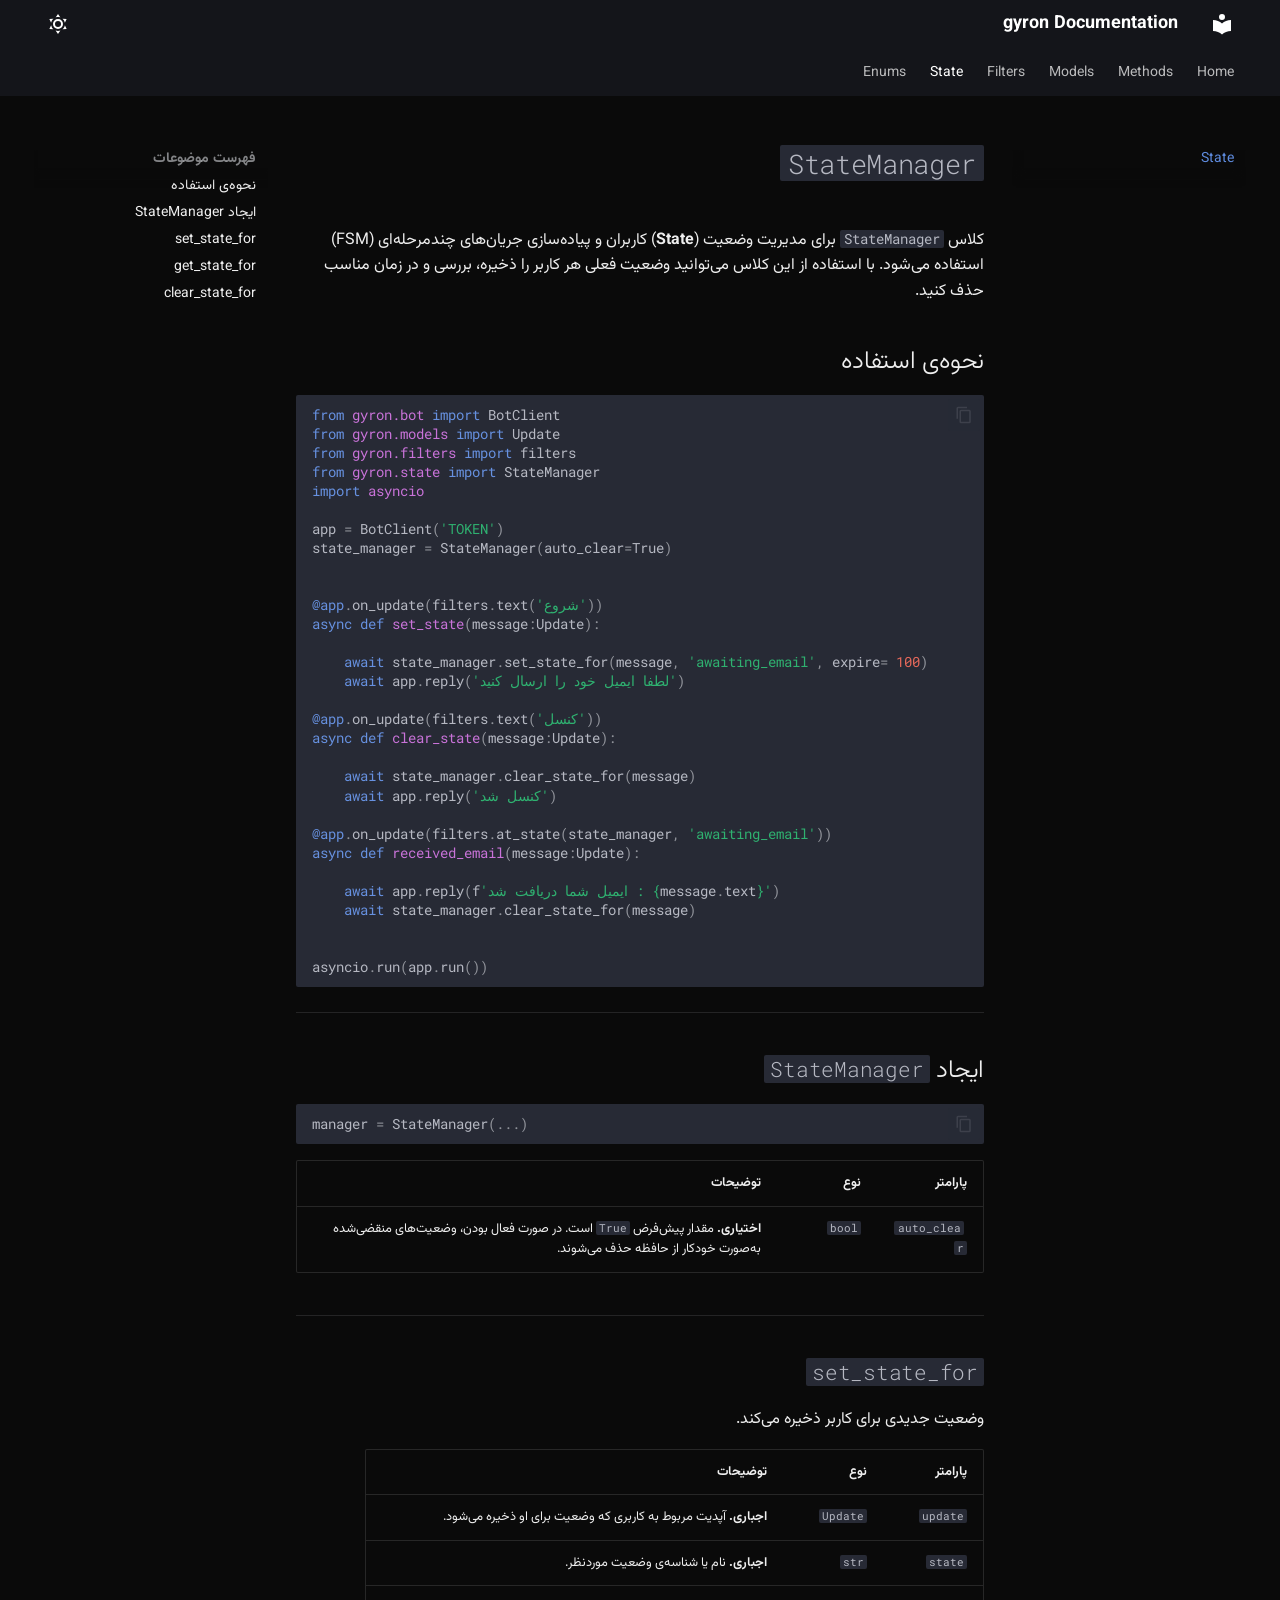
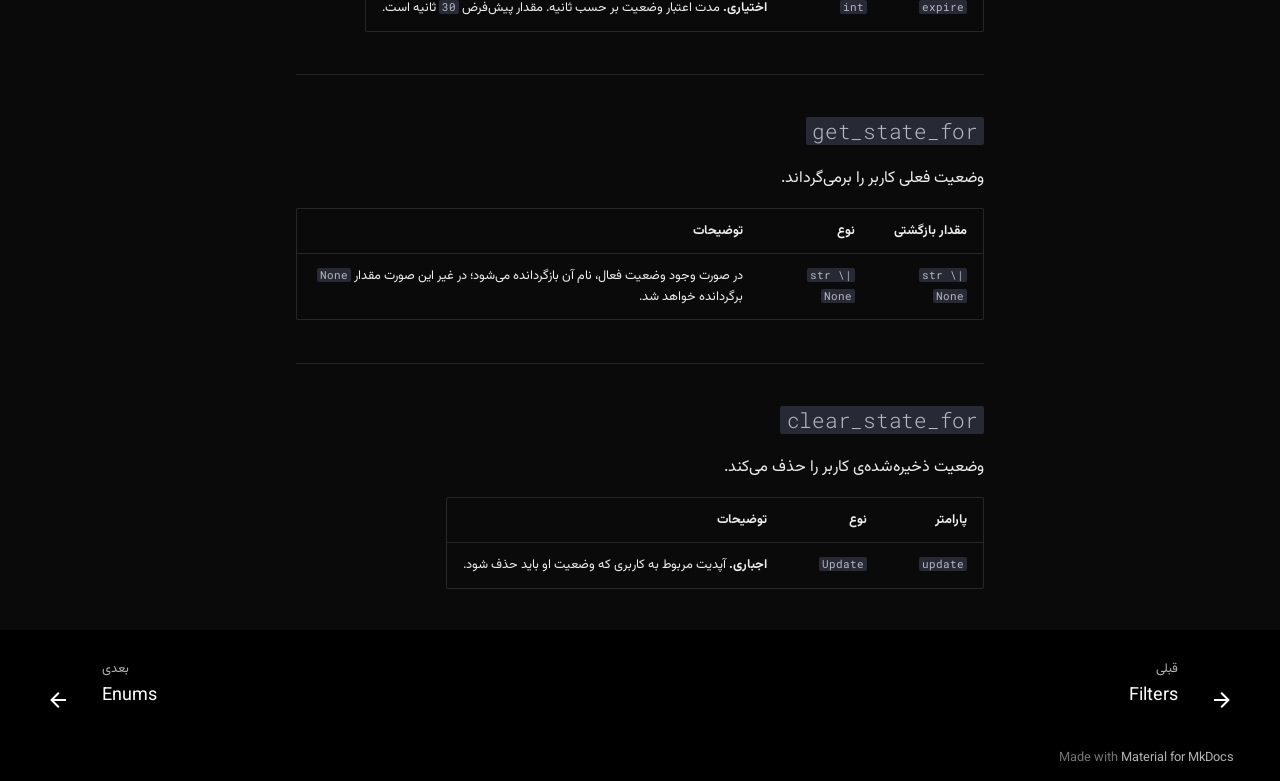
<file: state/index.html>
<!doctype html>
<html lang="fa" class="no-js">
  <head>
    
      <meta charset="utf-8">
      <meta name="viewport" content="width=device-width,initial-scale=1">
      
      
      
      
        <link rel="prev" href="../filters/">
      
      
        <link rel="next" href="../enums/">
      
      
        
      
      
      <link rel="icon" href="../assets/images/favicon.png">
      <meta name="generator" content="mkdocs-1.6.1, mkdocs-material-9.7.6">
    
    
      
        <title>State - gyron Documentation</title>
      
    
    
      <link rel="stylesheet" href="../assets/stylesheets/main.484c7ddc.min.css">
      
        
        <link rel="stylesheet" href="../assets/stylesheets/palette.ab4e12ef.min.css">
      
      


    
    
      
    
    
      
        
        
        <link rel="preconnect" href="https://fonts.gstatic.com" crossorigin>
        <link rel="stylesheet" href="https://fonts.googleapis.com/css?family=Roboto:300,300i,400,400i,700,700i%7CRoboto+Mono:400,400i,700,700i&display=fallback">
        <style>:root{--md-text-font:"Roboto";--md-code-font:"Roboto Mono"}</style>
      
    
    
      <link rel="stylesheet" href="https://fonts.googleapis.com/css2?family=Vazirmatn:wght@400;700&display=swap">
    
      <link rel="stylesheet" href="../stylesheets/extra.css">
    
    <script>__md_scope=new URL("..",location),__md_hash=e=>[...e].reduce(((e,_)=>(e<<5)-e+_.charCodeAt(0)),0),__md_get=(e,_=localStorage,t=__md_scope)=>JSON.parse(_.getItem(t.pathname+"."+e)),__md_set=(e,_,t=localStorage,a=__md_scope)=>{try{t.setItem(a.pathname+"."+e,JSON.stringify(_))}catch(e){}}</script>
    
      

    
    
  </head>
  
  
    
    
      
    
    
    
    
    <body dir="rtl" data-md-color-scheme="slate" data-md-color-primary="black" data-md-color-accent="cyan">
  
    
    <input class="md-toggle" data-md-toggle="drawer" type="checkbox" id="__drawer" autocomplete="off">
    <input class="md-toggle" data-md-toggle="search" type="checkbox" id="__search" autocomplete="off">
    <label class="md-overlay" for="__drawer"></label>
    <div data-md-component="skip">
      
        
        <a href="#statemanager" class="md-skip">
          پرش به محتویات
        </a>
      
    </div>
    <div data-md-component="announce">
      
    </div>
    
    
      

<header class="md-header" data-md-component="header">
  <nav class="md-header__inner md-grid" aria-label="سرتیتر">
    <a href=".." title="gyron Documentation" class="md-header__button md-logo" aria-label="gyron Documentation" data-md-component="logo">
      
  
  <svg xmlns="http://www.w3.org/2000/svg" viewBox="0 0 24 24"><path d="M12 8a3 3 0 0 0 3-3 3 3 0 0 0-3-3 3 3 0 0 0-3 3 3 3 0 0 0 3 3m0 3.54C9.64 9.35 6.5 8 3 8v11c3.5 0 6.64 1.35 9 3.54 2.36-2.19 5.5-3.54 9-3.54V8c-3.5 0-6.64 1.35-9 3.54"/></svg>

    </a>
    <label class="md-header__button md-icon" for="__drawer">
      
      <svg xmlns="http://www.w3.org/2000/svg" viewBox="0 0 24 24"><path d="M3 6h18v2H3zm0 5h18v2H3zm0 5h18v2H3z"/></svg>
    </label>
    <div class="md-header__title" data-md-component="header-title">
      <div class="md-header__ellipsis">
        <div class="md-header__topic">
          <span class="md-ellipsis">
            gyron Documentation
          </span>
        </div>
        <div class="md-header__topic" data-md-component="header-topic">
          <span class="md-ellipsis">
            
              State
            
          </span>
        </div>
      </div>
    </div>
    
      
        <form class="md-header__option" data-md-component="palette">
  
    
    
    
    <input class="md-option" data-md-color-media="" data-md-color-scheme="slate" data-md-color-primary="black" data-md-color-accent="cyan"  aria-label="Light mode"  type="radio" name="__palette" id="__palette_0">
    
      <label class="md-header__button md-icon" title="Light mode" for="__palette_1" hidden>
        <svg xmlns="http://www.w3.org/2000/svg" viewBox="0 0 24 24"><path d="M12 7a5 5 0 0 1 5 5 5 5 0 0 1-5 5 5 5 0 0 1-5-5 5 5 0 0 1 5-5m0 2a3 3 0 0 0-3 3 3 3 0 0 0 3 3 3 3 0 0 0 3-3 3 3 0 0 0-3-3m0-7 2.39 3.42C13.65 5.15 12.84 5 12 5s-1.65.15-2.39.42zM3.34 7l4.16-.35A7.2 7.2 0 0 0 5.94 8.5c-.44.74-.69 1.5-.83 2.29zm.02 10 1.76-3.77a7.131 7.131 0 0 0 2.38 4.14zM20.65 7l-1.77 3.79a7.02 7.02 0 0 0-2.38-4.15zm-.01 10-4.14.36c.59-.51 1.12-1.14 1.54-1.86.42-.73.69-1.5.83-2.29zM12 22l-2.41-3.44c.74.27 1.55.44 2.41.44.82 0 1.63-.17 2.37-.44z"/></svg>
      </label>
    
  
    
    
    
    <input class="md-option" data-md-color-media="" data-md-color-scheme="default" data-md-color-primary="black" data-md-color-accent="cyan"  aria-label="Dark mode"  type="radio" name="__palette" id="__palette_1">
    
      <label class="md-header__button md-icon" title="Dark mode" for="__palette_0" hidden>
        <svg xmlns="http://www.w3.org/2000/svg" viewBox="0 0 24 24"><path d="m17.75 4.09-2.53 1.94.91 3.06-2.63-1.81-2.63 1.81.91-3.06-2.53-1.94L12.44 4l1.06-3 1.06 3zm3.5 6.91-1.64 1.25.59 1.98-1.7-1.17-1.7 1.17.59-1.98L15.75 11l2.06-.05L18.5 9l.69 1.95zm-2.28 4.95c.83-.08 1.72 1.1 1.19 1.85-.32.45-.66.87-1.08 1.27C15.17 23 8.84 23 4.94 19.07c-3.91-3.9-3.91-10.24 0-14.14.4-.4.82-.76 1.27-1.08.75-.53 1.93.36 1.85 1.19-.27 2.86.69 5.83 2.89 8.02a9.96 9.96 0 0 0 8.02 2.89m-1.64 2.02a12.08 12.08 0 0 1-7.8-3.47c-2.17-2.19-3.33-5-3.49-7.82-2.81 3.14-2.7 7.96.31 10.98 3.02 3.01 7.84 3.12 10.98.31"/></svg>
      </label>
    
  
</form>
      
    
    
      <script>var palette=__md_get("__palette");if(palette&&palette.color){if("(prefers-color-scheme)"===palette.color.media){var media=matchMedia("(prefers-color-scheme: light)"),input=document.querySelector(media.matches?"[data-md-color-media='(prefers-color-scheme: light)']":"[data-md-color-media='(prefers-color-scheme: dark)']");palette.color.media=input.getAttribute("data-md-color-media"),palette.color.scheme=input.getAttribute("data-md-color-scheme"),palette.color.primary=input.getAttribute("data-md-color-primary"),palette.color.accent=input.getAttribute("data-md-color-accent")}for(var[key,value]of Object.entries(palette.color))document.body.setAttribute("data-md-color-"+key,value)}</script>
    
    
    
    
  </nav>
  
</header>
    
    <div class="md-container" data-md-component="container">
      
      
        
          
            
<nav class="md-tabs" aria-label="زبانه‌ها" data-md-component="tabs">
  <div class="md-grid">
    <ul class="md-tabs__list">
      
        
  
  
  
  
    <li class="md-tabs__item">
      <a href=".." class="md-tabs__link">
        
  
  
    
  
  Home

      </a>
    </li>
  

      
        
  
  
  
  
    <li class="md-tabs__item">
      <a href="../methods/" class="md-tabs__link">
        
  
  
    
  
  Methods

      </a>
    </li>
  

      
        
  
  
  
  
    <li class="md-tabs__item">
      <a href="../models/" class="md-tabs__link">
        
  
  
    
  
  Models

      </a>
    </li>
  

      
        
  
  
  
  
    <li class="md-tabs__item">
      <a href="../filters/" class="md-tabs__link">
        
  
  
    
  
  Filters

      </a>
    </li>
  

      
        
  
  
  
    
  
  
    <li class="md-tabs__item md-tabs__item--active">
      <a href="./" class="md-tabs__link">
        
  
  
    
  
  State

      </a>
    </li>
  

      
        
  
  
  
  
    <li class="md-tabs__item">
      <a href="../enums/" class="md-tabs__link">
        
  
  
    
  
  Enums

      </a>
    </li>
  

      
    </ul>
  </div>
</nav>
          
        
      
      <main class="md-main" data-md-component="main">
        <div class="md-main__inner md-grid">
          
            
              
              <div class="md-sidebar md-sidebar--primary" data-md-component="sidebar" data-md-type="navigation" >
                <div class="md-sidebar__scrollwrap">
                  <div class="md-sidebar__inner">
                    


  


<nav class="md-nav md-nav--primary md-nav--lifted" aria-label="هدایت" data-md-level="0">
  <label class="md-nav__title" for="__drawer">
    <a href=".." title="gyron Documentation" class="md-nav__button md-logo" aria-label="gyron Documentation" data-md-component="logo">
      
  
  <svg xmlns="http://www.w3.org/2000/svg" viewBox="0 0 24 24"><path d="M12 8a3 3 0 0 0 3-3 3 3 0 0 0-3-3 3 3 0 0 0-3 3 3 3 0 0 0 3 3m0 3.54C9.64 9.35 6.5 8 3 8v11c3.5 0 6.64 1.35 9 3.54 2.36-2.19 5.5-3.54 9-3.54V8c-3.5 0-6.64 1.35-9 3.54"/></svg>

    </a>
    gyron Documentation
  </label>
  
  <ul class="md-nav__list" data-md-scrollfix>
    
      
      
  
  
  
  
    <li class="md-nav__item">
      <a href=".." class="md-nav__link">
        
  
  
  <span class="md-ellipsis">
    
  
    Home
  

    
  </span>
  
  

      </a>
    </li>
  

    
      
      
  
  
  
  
    <li class="md-nav__item">
      <a href="../methods/" class="md-nav__link">
        
  
  
  <span class="md-ellipsis">
    
  
    Methods
  

    
  </span>
  
  

      </a>
    </li>
  

    
      
      
  
  
  
  
    <li class="md-nav__item">
      <a href="../models/" class="md-nav__link">
        
  
  
  <span class="md-ellipsis">
    
  
    Models
  

    
  </span>
  
  

      </a>
    </li>
  

    
      
      
  
  
  
  
    <li class="md-nav__item">
      <a href="../filters/" class="md-nav__link">
        
  
  
  <span class="md-ellipsis">
    
  
    Filters
  

    
  </span>
  
  

      </a>
    </li>
  

    
      
      
  
  
    
  
  
  
    <li class="md-nav__item md-nav__item--active">
      
      <input class="md-nav__toggle md-toggle" type="checkbox" id="__toc">
      
      
        
      
      
        <label class="md-nav__link md-nav__link--active" for="__toc">
          
  
  
  <span class="md-ellipsis">
    
  
    State
  

    
  </span>
  
  

          <span class="md-nav__icon md-icon"></span>
        </label>
      
      <a href="./" class="md-nav__link md-nav__link--active">
        
  
  
  <span class="md-ellipsis">
    
  
    State
  

    
  </span>
  
  

      </a>
      
        

<nav class="md-nav md-nav--secondary" aria-label="فهرست موضوعات">
  
  
  
    
  
  
    <label class="md-nav__title" for="__toc">
      <span class="md-nav__icon md-icon"></span>
      فهرست موضوعات
    </label>
    <ul class="md-nav__list" data-md-component="toc" data-md-scrollfix>
      
        <li class="md-nav__item">
  <a href="#_1" class="md-nav__link">
    <span class="md-ellipsis">
      
        نحوه‌ی استفاده
      
    </span>
  </a>
  
</li>
      
        <li class="md-nav__item">
  <a href="#statemanager_1" class="md-nav__link">
    <span class="md-ellipsis">
      
        ایجاد StateManager
      
    </span>
  </a>
  
</li>
      
        <li class="md-nav__item">
  <a href="#set_state_for" class="md-nav__link">
    <span class="md-ellipsis">
      
        set_state_for
      
    </span>
  </a>
  
</li>
      
        <li class="md-nav__item">
  <a href="#get_state_for" class="md-nav__link">
    <span class="md-ellipsis">
      
        get_state_for
      
    </span>
  </a>
  
</li>
      
        <li class="md-nav__item">
  <a href="#clear_state_for" class="md-nav__link">
    <span class="md-ellipsis">
      
        clear_state_for
      
    </span>
  </a>
  
</li>
      
    </ul>
  
</nav>
      
    </li>
  

    
      
      
  
  
  
  
    <li class="md-nav__item">
      <a href="../enums/" class="md-nav__link">
        
  
  
  <span class="md-ellipsis">
    
  
    Enums
  

    
  </span>
  
  

      </a>
    </li>
  

    
  </ul>
</nav>
                  </div>
                </div>
              </div>
            
            
              
              <div class="md-sidebar md-sidebar--secondary" data-md-component="sidebar" data-md-type="toc" >
                <div class="md-sidebar__scrollwrap">
                  <div class="md-sidebar__inner">
                    

<nav class="md-nav md-nav--secondary" aria-label="فهرست موضوعات">
  
  
  
    
  
  
    <label class="md-nav__title" for="__toc">
      <span class="md-nav__icon md-icon"></span>
      فهرست موضوعات
    </label>
    <ul class="md-nav__list" data-md-component="toc" data-md-scrollfix>
      
        <li class="md-nav__item">
  <a href="#_1" class="md-nav__link">
    <span class="md-ellipsis">
      
        نحوه‌ی استفاده
      
    </span>
  </a>
  
</li>
      
        <li class="md-nav__item">
  <a href="#statemanager_1" class="md-nav__link">
    <span class="md-ellipsis">
      
        ایجاد StateManager
      
    </span>
  </a>
  
</li>
      
        <li class="md-nav__item">
  <a href="#set_state_for" class="md-nav__link">
    <span class="md-ellipsis">
      
        set_state_for
      
    </span>
  </a>
  
</li>
      
        <li class="md-nav__item">
  <a href="#get_state_for" class="md-nav__link">
    <span class="md-ellipsis">
      
        get_state_for
      
    </span>
  </a>
  
</li>
      
        <li class="md-nav__item">
  <a href="#clear_state_for" class="md-nav__link">
    <span class="md-ellipsis">
      
        clear_state_for
      
    </span>
  </a>
  
</li>
      
    </ul>
  
</nav>
                  </div>
                </div>
              </div>
            
          
          
            <div class="md-content" data-md-component="content">
              
              <article class="md-content__inner md-typeset">
                
                  



<h1 id="statemanager"><code>StateManager</code></h1>
<p>کلاس <code>StateManager</code> برای مدیریت وضعیت (<strong>State</strong>) کاربران و پیاده‌سازی جریان‌های چندمرحله‌ای (FSM) استفاده می‌شود. با استفاده از این کلاس می‌توانید وضعیت فعلی هر کاربر را ذخیره، بررسی و در زمان مناسب حذف کنید.</p>
<h2 id="_1">نحوه‌ی استفاده</h2>
<div class="language-python highlight"><pre><span></span><code><a id="__codelineno-0-1" name="__codelineno-0-1" href="#__codelineno-0-1"></a><span class="kn">from</span><span class="w"> </span><span class="nn">gyron.bot</span><span class="w"> </span><span class="kn">import</span> <span class="n">BotClient</span>
<a id="__codelineno-0-2" name="__codelineno-0-2" href="#__codelineno-0-2"></a><span class="kn">from</span><span class="w"> </span><span class="nn">gyron.models</span><span class="w"> </span><span class="kn">import</span> <span class="n">Update</span>
<a id="__codelineno-0-3" name="__codelineno-0-3" href="#__codelineno-0-3"></a><span class="kn">from</span><span class="w"> </span><span class="nn">gyron.filters</span><span class="w"> </span><span class="kn">import</span> <span class="n">filters</span>
<a id="__codelineno-0-4" name="__codelineno-0-4" href="#__codelineno-0-4"></a><span class="kn">from</span><span class="w"> </span><span class="nn">gyron.state</span><span class="w"> </span><span class="kn">import</span> <span class="n">StateManager</span>
<a id="__codelineno-0-5" name="__codelineno-0-5" href="#__codelineno-0-5"></a><span class="kn">import</span><span class="w"> </span><span class="nn">asyncio</span>
<a id="__codelineno-0-6" name="__codelineno-0-6" href="#__codelineno-0-6"></a>
<a id="__codelineno-0-7" name="__codelineno-0-7" href="#__codelineno-0-7"></a><span class="n">app</span> <span class="o">=</span> <span class="n">BotClient</span><span class="p">(</span><span class="s1">&#39;TOKEN&#39;</span><span class="p">)</span>
<a id="__codelineno-0-8" name="__codelineno-0-8" href="#__codelineno-0-8"></a><span class="n">state_manager</span> <span class="o">=</span> <span class="n">StateManager</span><span class="p">(</span><span class="n">auto_clear</span><span class="o">=</span><span class="kc">True</span><span class="p">)</span> 
<a id="__codelineno-0-9" name="__codelineno-0-9" href="#__codelineno-0-9"></a>
<a id="__codelineno-0-10" name="__codelineno-0-10" href="#__codelineno-0-10"></a>
<a id="__codelineno-0-11" name="__codelineno-0-11" href="#__codelineno-0-11"></a><span class="nd">@app</span><span class="o">.</span><span class="n">on_update</span><span class="p">(</span><span class="n">filters</span><span class="o">.</span><span class="n">text</span><span class="p">(</span><span class="s1">&#39;شروع&#39;</span><span class="p">))</span>
<a id="__codelineno-0-12" name="__codelineno-0-12" href="#__codelineno-0-12"></a><span class="k">async</span> <span class="k">def</span><span class="w"> </span><span class="nf">set_state</span><span class="p">(</span><span class="n">message</span><span class="p">:</span><span class="n">Update</span><span class="p">):</span>
<a id="__codelineno-0-13" name="__codelineno-0-13" href="#__codelineno-0-13"></a>
<a id="__codelineno-0-14" name="__codelineno-0-14" href="#__codelineno-0-14"></a>    <span class="k">await</span> <span class="n">state_manager</span><span class="o">.</span><span class="n">set_state_for</span><span class="p">(</span><span class="n">message</span><span class="p">,</span> <span class="s1">&#39;awaiting_email&#39;</span><span class="p">,</span> <span class="n">expire</span><span class="o">=</span> <span class="mi">100</span><span class="p">)</span>
<a id="__codelineno-0-15" name="__codelineno-0-15" href="#__codelineno-0-15"></a>    <span class="k">await</span> <span class="n">app</span><span class="o">.</span><span class="n">reply</span><span class="p">(</span><span class="s1">&#39;لطفا ایمیل خود را ارسال کنید&#39;</span><span class="p">)</span>
<a id="__codelineno-0-16" name="__codelineno-0-16" href="#__codelineno-0-16"></a>
<a id="__codelineno-0-17" name="__codelineno-0-17" href="#__codelineno-0-17"></a><span class="nd">@app</span><span class="o">.</span><span class="n">on_update</span><span class="p">(</span><span class="n">filters</span><span class="o">.</span><span class="n">text</span><span class="p">(</span><span class="s1">&#39;کنسل&#39;</span><span class="p">))</span>
<a id="__codelineno-0-18" name="__codelineno-0-18" href="#__codelineno-0-18"></a><span class="k">async</span> <span class="k">def</span><span class="w"> </span><span class="nf">clear_state</span><span class="p">(</span><span class="n">message</span><span class="p">:</span><span class="n">Update</span><span class="p">):</span>
<a id="__codelineno-0-19" name="__codelineno-0-19" href="#__codelineno-0-19"></a>
<a id="__codelineno-0-20" name="__codelineno-0-20" href="#__codelineno-0-20"></a>    <span class="k">await</span> <span class="n">state_manager</span><span class="o">.</span><span class="n">clear_state_for</span><span class="p">(</span><span class="n">message</span><span class="p">)</span>
<a id="__codelineno-0-21" name="__codelineno-0-21" href="#__codelineno-0-21"></a>    <span class="k">await</span> <span class="n">app</span><span class="o">.</span><span class="n">reply</span><span class="p">(</span><span class="s1">&#39;کنسل شد&#39;</span><span class="p">)</span>
<a id="__codelineno-0-22" name="__codelineno-0-22" href="#__codelineno-0-22"></a>
<a id="__codelineno-0-23" name="__codelineno-0-23" href="#__codelineno-0-23"></a><span class="nd">@app</span><span class="o">.</span><span class="n">on_update</span><span class="p">(</span><span class="n">filters</span><span class="o">.</span><span class="n">at_state</span><span class="p">(</span><span class="n">state_manager</span><span class="p">,</span> <span class="s1">&#39;awaiting_email&#39;</span><span class="p">))</span>
<a id="__codelineno-0-24" name="__codelineno-0-24" href="#__codelineno-0-24"></a><span class="k">async</span> <span class="k">def</span><span class="w"> </span><span class="nf">received_email</span><span class="p">(</span><span class="n">message</span><span class="p">:</span><span class="n">Update</span><span class="p">):</span>
<a id="__codelineno-0-25" name="__codelineno-0-25" href="#__codelineno-0-25"></a>
<a id="__codelineno-0-26" name="__codelineno-0-26" href="#__codelineno-0-26"></a>    <span class="k">await</span> <span class="n">app</span><span class="o">.</span><span class="n">reply</span><span class="p">(</span><span class="sa">f</span><span class="s1">&#39;ایمیل شما دریافت شد : </span><span class="si">{</span><span class="n">message</span><span class="o">.</span><span class="n">text</span><span class="si">}</span><span class="s1">&#39;</span><span class="p">)</span>
<a id="__codelineno-0-27" name="__codelineno-0-27" href="#__codelineno-0-27"></a>    <span class="k">await</span> <span class="n">state_manager</span><span class="o">.</span><span class="n">clear_state_for</span><span class="p">(</span><span class="n">message</span><span class="p">)</span>
<a id="__codelineno-0-28" name="__codelineno-0-28" href="#__codelineno-0-28"></a>
<a id="__codelineno-0-29" name="__codelineno-0-29" href="#__codelineno-0-29"></a>
<a id="__codelineno-0-30" name="__codelineno-0-30" href="#__codelineno-0-30"></a><span class="n">asyncio</span><span class="o">.</span><span class="n">run</span><span class="p">(</span><span class="n">app</span><span class="o">.</span><span class="n">run</span><span class="p">())</span>
</code></pre></div>
<hr />
<h2 id="statemanager_1">ایجاد <code>StateManager</code></h2>
<div class="language-python highlight"><pre><span></span><code><a id="__codelineno-1-1" name="__codelineno-1-1" href="#__codelineno-1-1"></a><span class="n">manager</span> <span class="o">=</span> <span class="n">StateManager</span><span class="p">(</span><span class="o">...</span><span class="p">)</span>
</code></pre></div>
<table>
<thead>
<tr>
<th>پارامتر</th>
<th>نوع</th>
<th>توضیحات</th>
</tr>
</thead>
<tbody>
<tr>
<td><code>auto_clear</code></td>
<td><code>bool</code></td>
<td><strong>اختیاری.</strong> مقدار پیش‌فرض <code>True</code> است. در صورت فعال بودن، وضعیت‌های منقضی‌شده به‌صورت خودکار از حافظه حذف می‌شوند.</td>
</tr>
</tbody>
</table>
<hr />
<h2 id="set_state_for"><code>set_state_for</code></h2>
<p>وضعیت جدیدی برای کاربر ذخیره می‌کند.</p>
<table>
<thead>
<tr>
<th>پارامتر</th>
<th>نوع</th>
<th>توضیحات</th>
</tr>
</thead>
<tbody>
<tr>
<td><code>update</code></td>
<td><code>Update</code></td>
<td><strong>اجباری.</strong> آپدیت مربوط به کاربری که وضعیت برای او ذخیره می‌شود.</td>
</tr>
<tr>
<td><code>state</code></td>
<td><code>str</code></td>
<td><strong>اجباری.</strong> نام یا شناسه‌ی وضعیت موردنظر.</td>
</tr>
<tr>
<td><code>expire</code></td>
<td><code>int</code></td>
<td><strong>اختیاری.</strong> مدت اعتبار وضعیت بر حسب ثانیه. مقدار پیش‌فرض <code>30</code> ثانیه است.</td>
</tr>
</tbody>
</table>
<hr />
<h2 id="get_state_for"><code>get_state_for</code></h2>
<p>وضعیت فعلی کاربر را برمی‌گرداند.</p>
<table>
<thead>
<tr>
<th>مقدار بازگشتی</th>
<th>نوع</th>
<th>توضیحات</th>
</tr>
</thead>
<tbody>
<tr>
<td><code>str \| None</code></td>
<td><code>str \| None</code></td>
<td>در صورت وجود وضعیت فعال، نام آن بازگردانده می‌شود؛ در غیر این صورت مقدار <code>None</code> برگردانده خواهد شد.</td>
</tr>
</tbody>
</table>
<hr />
<h2 id="clear_state_for"><code>clear_state_for</code></h2>
<p>وضعیت ذخیره‌شده‌ی کاربر را حذف می‌کند.</p>
<table>
<thead>
<tr>
<th>پارامتر</th>
<th>نوع</th>
<th>توضیحات</th>
</tr>
</thead>
<tbody>
<tr>
<td><code>update</code></td>
<td><code>Update</code></td>
<td><strong>اجباری.</strong> آپدیت مربوط به کاربری که وضعیت او باید حذف شود.</td>
</tr>
</tbody>
</table>












                
              </article>
            </div>
          
          
<script>var target=document.getElementById(location.hash.slice(1));target&&target.name&&(target.checked=target.name.startsWith("__tabbed_"))</script>
        </div>
        
          <button type="button" class="md-top md-icon" data-md-component="top" hidden>
  
  <svg xmlns="http://www.w3.org/2000/svg" viewBox="0 0 24 24"><path d="M13 20h-2V8l-5.5 5.5-1.42-1.42L12 4.16l7.92 7.92-1.42 1.42L13 8z"/></svg>
  برگشت به بالا
</button>
        
      </main>
      
        <footer class="md-footer">
  
    
      
      <nav class="md-footer__inner md-grid" aria-label="پاورقی" >
        
          
          <a href="../filters/" class="md-footer__link md-footer__link--prev" aria-label="قبلی: Filters">
            <div class="md-footer__button md-icon">
              
              <svg xmlns="http://www.w3.org/2000/svg" viewBox="0 0 24 24"><path d="M20 11v2H8l5.5 5.5-1.42 1.42L4.16 12l7.92-7.92L13.5 5.5 8 11z"/></svg>
            </div>
            <div class="md-footer__title">
              <span class="md-footer__direction">
                قبلی
              </span>
              <div class="md-ellipsis">
                Filters
              </div>
            </div>
          </a>
        
        
          
          <a href="../enums/" class="md-footer__link md-footer__link--next" aria-label="بعدی: Enums">
            <div class="md-footer__title">
              <span class="md-footer__direction">
                بعدی
              </span>
              <div class="md-ellipsis">
                Enums
              </div>
            </div>
            <div class="md-footer__button md-icon">
              
              <svg xmlns="http://www.w3.org/2000/svg" viewBox="0 0 24 24"><path d="M4 11v2h12l-5.5 5.5 1.42 1.42L19.84 12l-7.92-7.92L10.5 5.5 16 11z"/></svg>
            </div>
          </a>
        
      </nav>
    
  
  <div class="md-footer-meta md-typeset">
    <div class="md-footer-meta__inner md-grid">
      <div class="md-copyright">
  
  
    Made with
    <a href="https://squidfunk.github.io/mkdocs-material/" target="_blank" rel="noopener">
      Material for MkDocs
    </a>
  
</div>
      
    </div>
  </div>
</footer>
      
    </div>
    <div class="md-dialog" data-md-component="dialog">
      <div class="md-dialog__inner md-typeset"></div>
    </div>
    
    
    
      
      
      <script id="__config" type="application/json">{"annotate": null, "base": "..", "features": ["navigation.tabs", "navigation.sections", "navigation.top", "navigation.footer", "content.code.copy", "content.code.annotate"], "search": "../assets/javascripts/workers/search.2c215733.min.js", "tags": null, "translations": {"clipboard.copied": "\u06a9\u067e\u06cc \u0634\u062f", "clipboard.copy": "\u06a9\u067e\u06cc \u06a9\u0631\u062f\u0646", "search.result.more.one": "1 \u0645\u0648\u0631\u062f \u062f\u06cc\u06af\u0631 \u062f\u0631 \u0627\u06cc\u0646 \u0635\u0641\u062d\u0647", "search.result.more.other": "# \u0645\u0648\u0631\u062f \u062f\u06cc\u06af\u0631 \u062f\u0631 \u0627\u06cc\u0646 \u0635\u0641\u062d\u0647", "search.result.none": "\u0633\u0646\u062f\u06cc \u06cc\u0627\u0641\u062a \u0646\u0634\u062f", "search.result.one": "1 \u0633\u0646\u062f \u06cc\u0627\u0641\u062a \u0634\u062f", "search.result.other": "# \u0633\u0646\u062f \u06cc\u0627\u0641\u062a \u0634\u062f", "search.result.placeholder": "\u0628\u0631\u0627\u06cc \u0634\u0631\u0648\u0639 \u062c\u0633\u062a\u062c\u0648 \u062a\u0627\u06cc\u067e \u06a9\u0646\u06cc\u062f", "search.result.term.missing": "\u0645\u0648\u062c\u0648\u062f \u0646\u06cc\u0633\u062a", "select.version": "\u0627\u0646\u062a\u062e\u0627\u0628 \u0648\u06cc\u0631\u0627\u06cc\u0634"}, "version": null}</script>
    
    
      <script src="../assets/javascripts/bundle.79ae519e.min.js"></script>
      
    
  </body>
</html>
</file>
<file: stylesheets/extra.css>
.md-typeset {
    font-size: 0.8rem;
    line-height: 1.6;
}

[data-md-color-scheme="slate"] {
    --md-default-bg-color: #0a0a0a;
    --md-default-fg-color: #eeeeee;

    --md-footer-bg-color: #000;
    --md-footer-bg-color--dark: #000;
}

.md-header {
    background: #000;
}

.highlight,
pre {
    border-radius: 10px;
}

.md-typeset table {
    border-radius: 10px;
    overflow: hidden;
}

.md-nav {
    font-size: 0.7rem;
}


.md-clipboard {
    border-radius: 8px;
}


body,
.md-typeset,
.md-nav,
.md-header,
.md-tabs {
    font-family: "Vazirmatn", sans-serif;
}
</file>
<file: assets/stylesheets/main.484c7ddc.min.css>
@charset "UTF-8";html{-webkit-text-size-adjust:none;-moz-text-size-adjust:none;text-size-adjust:none;box-sizing:border-box}*,:after,:before{box-sizing:inherit}@media (prefers-reduced-motion){*,:after,:before{transition:none!important}}body{margin:0}a,button,input,label{-webkit-tap-highlight-color:transparent}a{color:inherit;text-decoration:none}hr{border:0;box-sizing:initial;display:block;height:.05rem;overflow:visible;padding:0}small{font-size:80%}sub,sup{line-height:1em}img{border-style:none}table{border-collapse:initial;border-spacing:0}td,th{font-weight:400;vertical-align:top}button{background:#0000;border:0;font-family:inherit;font-size:inherit;margin:0;padding:0}input{border:0;outline:none}:root{--md-primary-fg-color:#4051b5;--md-primary-fg-color--light:#5d6cc0;--md-primary-fg-color--dark:#303fa1;--md-primary-bg-color:#fff;--md-primary-bg-color--light:#ffffffb3;--md-accent-fg-color:#526cfe;--md-accent-fg-color--transparent:#526cfe1a;--md-accent-bg-color:#fff;--md-accent-bg-color--light:#ffffffb3}[data-md-color-scheme=default]{color-scheme:light}[data-md-color-scheme=default] img[src$="#gh-dark-mode-only"],[data-md-color-scheme=default] img[src$="#only-dark"]{display:none}:root,[data-md-color-scheme=default]{--md-hue:225deg;--md-default-fg-color:#000000de;--md-default-fg-color--light:#0000008a;--md-default-fg-color--lighter:#00000052;--md-default-fg-color--lightest:#00000012;--md-default-bg-color:#fff;--md-default-bg-color--light:#ffffffb3;--md-default-bg-color--lighter:#ffffff4d;--md-default-bg-color--lightest:#ffffff1f;--md-code-fg-color:#36464e;--md-code-bg-color:#f5f5f5;--md-code-bg-color--light:#f5f5f5b3;--md-code-bg-color--lighter:#f5f5f54d;--md-code-hl-color:#4287ff;--md-code-hl-color--light:#4287ff1a;--md-code-hl-number-color:#d52a2a;--md-code-hl-special-color:#db1457;--md-code-hl-function-color:#a846b9;--md-code-hl-constant-color:#6e59d9;--md-code-hl-keyword-color:#3f6ec6;--md-code-hl-string-color:#1c7d4d;--md-code-hl-name-color:var(--md-code-fg-color);--md-code-hl-operator-color:var(--md-default-fg-color--light);--md-code-hl-punctuation-color:var(--md-default-fg-color--light);--md-code-hl-comment-color:var(--md-default-fg-color--light);--md-code-hl-generic-color:var(--md-default-fg-color--light);--md-code-hl-variable-color:var(--md-default-fg-color--light);--md-typeset-color:var(--md-default-fg-color);--md-typeset-a-color:var(--md-primary-fg-color);--md-typeset-del-color:#f5503d26;--md-typeset-ins-color:#0bd57026;--md-typeset-kbd-color:#fafafa;--md-typeset-kbd-accent-color:#fff;--md-typeset-kbd-border-color:#b8b8b8;--md-typeset-mark-color:#ffff0080;--md-typeset-table-color:#0000001f;--md-typeset-table-color--light:rgba(0,0,0,.035);--md-admonition-fg-color:var(--md-default-fg-color);--md-admonition-bg-color:var(--md-default-bg-color);--md-warning-fg-color:#000000de;--md-warning-bg-color:#ff9;--md-footer-fg-color:#fff;--md-footer-fg-color--light:#ffffffb3;--md-footer-fg-color--lighter:#ffffff73;--md-footer-bg-color:#000000de;--md-footer-bg-color--dark:#00000052;--md-shadow-z1:0 0.2rem 0.5rem #0000000d,0 0 0.05rem #0000001a;--md-shadow-z2:0 0.2rem 0.5rem #0000001a,0 0 0.05rem #00000040;--md-shadow-z3:0 0.2rem 0.5rem #0003,0 0 0.05rem #00000059}.md-icon svg{fill:currentcolor;display:block;height:1.2rem;width:1.2rem}body{-webkit-font-smoothing:antialiased;-moz-osx-font-smoothing:grayscale;--md-text-font-family:var(--md-text-font,_),-apple-system,BlinkMacSystemFont,Helvetica,Arial,sans-serif;--md-code-font-family:var(--md-code-font,_),SFMono-Regular,Consolas,Menlo,monospace}aside,body,input{font-feature-settings:"kern","liga";color:var(--md-typeset-color);font-family:var(--md-text-font-family)}code,kbd,pre{font-feature-settings:"kern";font-family:var(--md-code-font-family)}:root{--md-typeset-table-sort-icon:url('data:image/svg+xml;charset=utf-8,<svg xmlns="http://www.w3.org/2000/svg" viewBox="0 0 24 24"><path d="m18 21-4-4h3V7h-3l4-4 4 4h-3v10h3M2 19v-2h10v2M2 13v-2h7v2M2 7V5h4v2z"/></svg>');--md-typeset-table-sort-icon--asc:url('data:image/svg+xml;charset=utf-8,<svg xmlns="http://www.w3.org/2000/svg" viewBox="0 0 24 24"><path d="M19 17h3l-4 4-4-4h3V3h2M2 17h10v2H2M6 5v2H2V5m0 6h7v2H2z"/></svg>');--md-typeset-table-sort-icon--desc:url('data:image/svg+xml;charset=utf-8,<svg xmlns="http://www.w3.org/2000/svg" viewBox="0 0 24 24"><path d="M19 7h3l-4-4-4 4h3v14h2M2 17h10v2H2M6 5v2H2V5m0 6h7v2H2z"/></svg>')}.md-typeset{-webkit-print-color-adjust:exact;color-adjust:exact;font-size:.8rem;line-height:1.6;overflow-wrap:break-word}@media print{.md-typeset{font-size:.68rem}}.md-typeset blockquote,.md-typeset dl,.md-typeset figure,.md-typeset ol,.md-typeset pre,.md-typeset ul{margin-bottom:1em;margin-top:1em}.md-typeset h1{color:var(--md-default-fg-color--light);font-size:2em;line-height:1.3;margin:0 0 1.25em}.md-typeset h1,.md-typeset h2{font-weight:300;letter-spacing:-.01em}.md-typeset h2{font-size:1.5625em;line-height:1.4;margin:1.6em 0 .64em}.md-typeset h3{font-size:1.25em;font-weight:400;letter-spacing:-.01em;line-height:1.5;margin:1.6em 0 .8em}.md-typeset h2+h3{margin-top:.8em}.md-typeset h4{font-weight:700;letter-spacing:-.01em;margin:1em 0}.md-typeset h5,.md-typeset h6{color:var(--md-default-fg-color--light);font-size:.8em;font-weight:700;letter-spacing:-.01em;margin:1.25em 0}.md-typeset h5{text-transform:uppercase}.md-typeset h5 code{text-transform:none}.md-typeset hr{border-bottom:.05rem solid var(--md-default-fg-color--lightest);display:flow-root;margin:1.5em 0}.md-typeset a{color:var(--md-typeset-a-color);word-break:break-word}.md-typeset a,.md-typeset a:before{transition:color 125ms}.md-typeset a:focus,.md-typeset a:hover{color:var(--md-accent-fg-color)}.md-typeset a:focus code,.md-typeset a:hover code{background-color:var(--md-accent-fg-color--transparent);color:var(--md-accent-fg-color)}.md-typeset a code{color:var(--md-typeset-a-color)}.md-typeset a.focus-visible{outline-color:var(--md-accent-fg-color);outline-offset:.2rem}.md-typeset code,.md-typeset kbd,.md-typeset pre{color:var(--md-code-fg-color);direction:ltr;font-variant-ligatures:none;transition:background-color 125ms}@media print{.md-typeset code,.md-typeset kbd,.md-typeset pre{white-space:pre-wrap}}.md-typeset code{background-color:var(--md-code-bg-color);border-radius:.1rem;-webkit-box-decoration-break:clone;box-decoration-break:clone;font-size:.85em;padding:0 .2941176471em;transition:color 125ms,background-color 125ms;word-break:break-word}.md-typeset code:not(.focus-visible){-webkit-tap-highlight-color:transparent;outline:none}.md-typeset pre{display:flow-root;line-height:1.4;position:relative}.md-typeset pre>code{-webkit-box-decoration-break:slice;box-decoration-break:slice;box-shadow:none;display:block;margin:0;outline-color:var(--md-accent-fg-color);overflow:auto;padding:.7720588235em 1.1764705882em;scrollbar-color:var(--md-default-fg-color--lighter) #0000;scrollbar-width:thin;touch-action:auto;word-break:normal}.md-typeset pre>code:hover{scrollbar-color:var(--md-accent-fg-color) #0000}.md-typeset pre>code::-webkit-scrollbar{height:.2rem;width:.2rem}.md-typeset pre>code::-webkit-scrollbar-thumb{background-color:var(--md-default-fg-color--lighter)}.md-typeset pre>code::-webkit-scrollbar-thumb:hover{background-color:var(--md-accent-fg-color)}.md-typeset kbd{background-color:var(--md-typeset-kbd-color);border-radius:.1rem;box-shadow:0 .1rem 0 .05rem var(--md-typeset-kbd-border-color),0 .1rem 0 var(--md-typeset-kbd-border-color),0 -.1rem .2rem var(--md-typeset-kbd-accent-color) inset;color:var(--md-default-fg-color);display:inline-block;font-size:.75em;padding:0 .6666666667em;vertical-align:text-top;word-break:break-word}.md-typeset mark{background-color:var(--md-typeset-mark-color);-webkit-box-decoration-break:clone;box-decoration-break:clone;color:inherit;word-break:break-word}.md-typeset abbr{cursor:help;text-decoration:none}.md-typeset [data-preview],.md-typeset abbr{border-bottom:.05rem dotted var(--md-default-fg-color--light)}.md-typeset small{opacity:.75}[dir=ltr] .md-typeset sub,[dir=ltr] .md-typeset sup{margin-left:.078125em}[dir=rtl] .md-typeset sub,[dir=rtl] .md-typeset sup{margin-right:.078125em}[dir=ltr] .md-typeset blockquote{padding-left:.6rem}[dir=rtl] .md-typeset blockquote{padding-right:.6rem}[dir=ltr] .md-typeset blockquote{border-left:.2rem solid var(--md-default-fg-color--lighter)}[dir=rtl] .md-typeset blockquote{border-right:.2rem solid var(--md-default-fg-color--lighter)}.md-typeset blockquote{color:var(--md-default-fg-color--light);margin-left:0;margin-right:0}.md-typeset ul{list-style-type:disc}.md-typeset ul[type]{list-style-type:revert-layer}[dir=ltr] .md-typeset ol,[dir=ltr] .md-typeset ul{margin-left:.625em}[dir=rtl] .md-typeset ol,[dir=rtl] .md-typeset ul{margin-right:.625em}.md-typeset ol,.md-typeset ul{padding:0}.md-typeset ol:not([hidden]),.md-typeset ul:not([hidden]){display:flow-root}.md-typeset ol ol,.md-typeset ul ol{list-style-type:lower-alpha}.md-typeset ol ol ol,.md-typeset ul ol ol{list-style-type:lower-roman}.md-typeset ol ol ol ol,.md-typeset ul ol ol ol{list-style-type:upper-alpha}.md-typeset ol ol ol ol ol,.md-typeset ul ol ol ol ol{list-style-type:upper-roman}.md-typeset ol[type],.md-typeset ul[type]{list-style-type:revert-layer}[dir=ltr] .md-typeset ol li,[dir=ltr] .md-typeset ul li{margin-left:1.25em}[dir=rtl] .md-typeset ol li,[dir=rtl] .md-typeset ul li{margin-right:1.25em}.md-typeset ol li,.md-typeset ul li{margin-bottom:.5em}.md-typeset ol li blockquote,.md-typeset ol li p,.md-typeset ul li blockquote,.md-typeset ul li p{margin:.5em 0}.md-typeset ol li:last-child,.md-typeset ul li:last-child{margin-bottom:0}[dir=ltr] .md-typeset ol li ol,[dir=ltr] .md-typeset ol li ul,[dir=ltr] .md-typeset ul li ol,[dir=ltr] .md-typeset ul li ul{margin-left:.625em}[dir=rtl] .md-typeset ol li ol,[dir=rtl] .md-typeset ol li ul,[dir=rtl] .md-typeset ul li ol,[dir=rtl] .md-typeset ul li ul{margin-right:.625em}.md-typeset ol li ol,.md-typeset ol li ul,.md-typeset ul li ol,.md-typeset ul li ul{margin-bottom:.5em;margin-top:.5em}[dir=ltr] .md-typeset dd{margin-left:1.875em}[dir=rtl] .md-typeset dd{margin-right:1.875em}.md-typeset dd{margin-bottom:1.5em;margin-top:1em}.md-typeset img,.md-typeset svg,.md-typeset video{height:auto;max-width:100%}.md-typeset img[align=left]{margin:1em 1em 1em 0}.md-typeset img[align=right]{margin:1em 0 1em 1em}.md-typeset img[align]:only-child{margin-top:0}.md-typeset figure{display:flow-root;margin:1em auto;max-width:100%;text-align:center;width:fit-content}.md-typeset figure img{display:block;margin:0 auto}.md-typeset figcaption{font-style:italic;margin:1em auto;max-width:24rem}.md-typeset iframe{max-width:100%}.md-typeset table:not([class]){background-color:var(--md-default-bg-color);border:.05rem solid var(--md-typeset-table-color);border-radius:.1rem;display:inline-block;font-size:.64rem;max-width:100%;overflow:auto;touch-action:auto}@media print{.md-typeset table:not([class]){display:table}}.md-typeset table:not([class])+*{margin-top:1.5em}.md-typeset table:not([class]) td>:first-child,.md-typeset table:not([class]) th>:first-child{margin-top:0}.md-typeset table:not([class]) td>:last-child,.md-typeset table:not([class]) th>:last-child{margin-bottom:0}.md-typeset table:not([class]) td:not([align]),.md-typeset table:not([class]) th:not([align]){text-align:left}[dir=rtl] .md-typeset table:not([class]) td:not([align]),[dir=rtl] .md-typeset table:not([class]) th:not([align]){text-align:right}.md-typeset table:not([class]) th{font-weight:700;min-width:5rem;padding:.9375em 1.25em;vertical-align:top}.md-typeset table:not([class]) td{border-top:.05rem solid var(--md-typeset-table-color);padding:.9375em 1.25em;vertical-align:top}.md-typeset table:not([class]) tbody tr{transition:background-color 125ms}.md-typeset table:not([class]) tbody tr:hover{background-color:var(--md-typeset-table-color--light);box-shadow:0 .05rem 0 var(--md-default-bg-color) inset}.md-typeset table:not([class]) a{word-break:normal}.md-typeset table th[role=columnheader]{cursor:pointer}[dir=ltr] .md-typeset table th[role=columnheader]:after{margin-left:.5em}[dir=rtl] .md-typeset table th[role=columnheader]:after{margin-right:.5em}.md-typeset table th[role=columnheader]:after{content:"";display:inline-block;height:1.2em;-webkit-mask-image:var(--md-typeset-table-sort-icon);mask-image:var(--md-typeset-table-sort-icon);-webkit-mask-repeat:no-repeat;mask-repeat:no-repeat;-webkit-mask-size:contain;mask-size:contain;transition:background-color 125ms;vertical-align:text-bottom;width:1.2em}.md-typeset table th[role=columnheader]:hover:after{background-color:var(--md-default-fg-color--lighter)}.md-typeset table th[role=columnheader][aria-sort=ascending]:after{background-color:var(--md-default-fg-color--light);-webkit-mask-image:var(--md-typeset-table-sort-icon--asc);mask-image:var(--md-typeset-table-sort-icon--asc)}.md-typeset table th[role=columnheader][aria-sort=descending]:after{background-color:var(--md-default-fg-color--light);-webkit-mask-image:var(--md-typeset-table-sort-icon--desc);mask-image:var(--md-typeset-table-sort-icon--desc)}.md-typeset__scrollwrap{margin:1em -.8rem;overflow-x:auto;touch-action:auto}.md-typeset__table{display:inline-block;margin-bottom:.5em;padding:0 .8rem}@media print{.md-typeset__table{display:block}}html .md-typeset__table table{display:table;margin:0;overflow:hidden;width:100%}@media screen and (max-width:44.984375em){.md-content__inner>pre{margin:1em -.8rem}.md-content__inner>pre code{border-radius:0}}.md-typeset .md-author{border-radius:100%;display:block;flex-shrink:0;height:1.6rem;overflow:hidden;position:relative;transition:color 125ms,transform 125ms;width:1.6rem}.md-typeset .md-author img{display:block}.md-typeset .md-author--more{background:var(--md-default-fg-color--lightest);color:var(--md-default-fg-color--lighter);font-size:.6rem;font-weight:700;line-height:1.6rem;text-align:center}.md-typeset .md-author--long{height:2.4rem;width:2.4rem}.md-typeset a.md-author{transform:scale(1)}.md-typeset a.md-author img{border-radius:100%;filter:grayscale(100%) opacity(75%);transition:filter 125ms}.md-typeset a.md-author:focus,.md-typeset a.md-author:hover{transform:scale(1.1);z-index:1}.md-typeset a.md-author:focus img,.md-typeset a.md-author:hover img{filter:grayscale(0)}.md-banner{background-color:var(--md-footer-bg-color);color:var(--md-footer-fg-color);overflow:auto}@media print{.md-banner{display:none}}.md-banner--warning{background-color:var(--md-warning-bg-color);color:var(--md-warning-fg-color)}.md-banner__inner{font-size:.7rem;margin:.6rem auto;padding:0 .8rem}[dir=ltr] .md-banner__button{float:right}[dir=rtl] .md-banner__button{float:left}.md-banner__button{color:inherit;cursor:pointer;transition:opacity .25s}.no-js .md-banner__button{display:none}.md-banner__button:hover{opacity:.7}html{font-size:125%;height:100%;overflow-x:hidden}@media screen and (min-width:100em){html{font-size:137.5%}}@media screen and (min-width:125em){html{font-size:150%}}body{background-color:var(--md-default-bg-color);display:flex;flex-direction:column;font-size:.5rem;min-height:100%;position:relative;width:100%}@media print{body{display:block}}@media screen and (max-width:59.984375em){body[data-md-scrolllock]{position:fixed}}.md-grid{margin-left:auto;margin-right:auto;max-width:61rem}.md-container{display:flex;flex-direction:column;flex-grow:1}@media print{.md-container{display:block}}.md-main{flex-grow:1}.md-main__inner{display:flex;height:100%;margin-top:1.5rem}.md-ellipsis{overflow:hidden;text-overflow:ellipsis}.md-toggle{display:none}.md-option{height:0;opacity:0;position:absolute;width:0}.md-option:checked+label:not([hidden]){display:block}.md-option.focus-visible+label{outline-color:var(--md-accent-fg-color);outline-style:auto}.md-skip{background-color:var(--md-default-fg-color);border-radius:.1rem;color:var(--md-default-bg-color);font-size:.64rem;margin:.5rem;opacity:0;outline-color:var(--md-accent-fg-color);padding:.3rem .5rem;position:fixed;transform:translateY(.4rem);z-index:-1}.md-skip:focus{opacity:1;transform:translateY(0);transition:transform .25s cubic-bezier(.4,0,.2,1),opacity 175ms 75ms;z-index:10}@page{margin:25mm}:root{--md-clipboard-icon:url('data:image/svg+xml;charset=utf-8,<svg xmlns="http://www.w3.org/2000/svg" viewBox="0 0 24 24"><path d="M19 21H8V7h11m0-2H8a2 2 0 0 0-2 2v14a2 2 0 0 0 2 2h11a2 2 0 0 0 2-2V7a2 2 0 0 0-2-2m-3-4H4a2 2 0 0 0-2 2v14h2V3h12z"/></svg>')}.md-clipboard{border-radius:.1rem;color:var(--md-default-fg-color--lightest);cursor:pointer;height:1.5em;outline-color:var(--md-accent-fg-color);outline-offset:.1rem;transition:color .25s;width:1.5em;z-index:1}@media print{.md-clipboard{display:none}}.md-clipboard:not(.focus-visible){-webkit-tap-highlight-color:transparent;outline:none}:hover>.md-clipboard{color:var(--md-default-fg-color--light)}.md-clipboard:focus,.md-clipboard:hover{color:var(--md-accent-fg-color)}.md-clipboard:after{background-color:currentcolor;content:"";display:block;height:1.125em;margin:0 auto;-webkit-mask-image:var(--md-clipboard-icon);mask-image:var(--md-clipboard-icon);-webkit-mask-position:center;mask-position:center;-webkit-mask-repeat:no-repeat;mask-repeat:no-repeat;-webkit-mask-size:contain;mask-size:contain;width:1.125em}.md-clipboard--inline{cursor:pointer}.md-clipboard--inline code{transition:color .25s,background-color .25s}.md-clipboard--inline:focus code,.md-clipboard--inline:hover code{background-color:var(--md-accent-fg-color--transparent);color:var(--md-accent-fg-color)}:root{--md-code-select-icon:url('data:image/svg+xml;charset=utf-8,<svg xmlns="http://www.w3.org/2000/svg" viewBox="0 0 24 24"><path d="M19 19h-4v2h4c1.1 0 2-.9 2-2v-4h-2m0-12h-4v2h4v4h2V5c0-1.1-.9-2-2-2M5 5h4V3H5c-1.1 0-2 .9-2 2v4h2m0 6H3v4c0 1.1.9 2 2 2h4v-2H5zm2-4h2v2H7zm4 0h2v2h-2zm4 0h2v2h-2zM7 7h2v2H7zm4 0h2v2h-2zm4 0h2v2h-2zm-8 8h2v2H7zm4 0h2v2h-2zm4 0h2v2h-2z"/></svg>');--md-code-copy-icon:url('data:image/svg+xml;charset=utf-8,<svg xmlns="http://www.w3.org/2000/svg" viewBox="0 0 24 24"><path d="M19 21H8V7h11m0-2H8a2 2 0 0 0-2 2v14a2 2 0 0 0 2 2h11a2 2 0 0 0 2-2V7a2 2 0 0 0-2-2m-3-4H4a2 2 0 0 0-2 2v14h2V3h12z"/></svg>')}.md-typeset .md-code__content{display:grid}.md-code__nav{background-color:var(--md-code-bg-color--lighter);border-radius:.1rem;display:flex;gap:.2rem;padding:.2rem;position:absolute;right:.25em;top:.25em;transition:background-color .25s;z-index:1}:hover>.md-code__nav{background-color:var(--md-code-bg-color--light)}.md-code__button{color:var(--md-default-fg-color--lightest);cursor:pointer;display:block;height:1.5em;outline-color:var(--md-accent-fg-color);outline-offset:.1rem;transition:color .25s;width:1.5em}:hover>*>.md-code__button{color:var(--md-default-fg-color--light)}.md-code__button.focus-visible,.md-code__button:hover{color:var(--md-accent-fg-color)}.md-code__button--active{color:var(--md-default-fg-color)!important}.md-code__button:after{background-color:currentcolor;content:"";display:block;height:1.125em;margin:0 auto;-webkit-mask-position:center;mask-position:center;-webkit-mask-repeat:no-repeat;mask-repeat:no-repeat;-webkit-mask-size:contain;mask-size:contain;width:1.125em}.md-code__button[data-md-type=select]:after{-webkit-mask-image:var(--md-code-select-icon);mask-image:var(--md-code-select-icon)}.md-code__button[data-md-type=copy]:after{-webkit-mask-image:var(--md-code-copy-icon);mask-image:var(--md-code-copy-icon)}@keyframes consent{0%{opacity:0;transform:translateY(100%)}to{opacity:1;transform:translateY(0)}}@keyframes overlay{0%{opacity:0}to{opacity:1}}.md-consent__overlay{animation:overlay .25s both;-webkit-backdrop-filter:blur(.1rem);backdrop-filter:blur(.1rem);background-color:#0000008a;height:100%;opacity:1;position:fixed;top:0;width:100%;z-index:5}.md-consent__inner{animation:consent .5s cubic-bezier(.1,.7,.1,1) both;background-color:var(--md-default-bg-color);border:0;border-radius:.1rem;bottom:0;box-shadow:0 0 .2rem #0000001a,0 .2rem .4rem #0003;max-height:100%;overflow:auto;padding:0;position:fixed;width:100%;z-index:5}.md-consent__form{padding:.8rem}.md-consent__settings{display:none;margin:1em 0}input:checked+.md-consent__settings{display:block}.md-consent__controls{margin-bottom:.8rem}.md-typeset .md-consent__controls .md-button{display:inline}@media screen and (max-width:44.984375em){.md-typeset .md-consent__controls .md-button{display:block;margin-top:.4rem;text-align:center;width:100%}}.md-consent label{cursor:pointer}.md-content{flex-grow:1;min-width:0}.md-content__inner{margin:0 .8rem 1.2rem;padding-top:.6rem}@media screen and (min-width:76.25em){[dir=ltr] .md-sidebar--primary:not([hidden])~.md-content>.md-content__inner{margin-left:1.2rem}[dir=ltr] .md-sidebar--secondary:not([hidden])~.md-content>.md-content__inner,[dir=rtl] .md-sidebar--primary:not([hidden])~.md-content>.md-content__inner{margin-right:1.2rem}[dir=rtl] .md-sidebar--secondary:not([hidden])~.md-content>.md-content__inner{margin-left:1.2rem}}.md-content__inner:before{content:"";display:block;height:.4rem}.md-content__inner>:last-child{margin-bottom:0}[dir=ltr] .md-content__button{float:right}[dir=rtl] .md-content__button{float:left}[dir=ltr] .md-content__button{margin-left:.4rem}[dir=rtl] .md-content__button{margin-right:.4rem}.md-content__button{margin:.4rem 0;padding:0}@media print{.md-content__button{display:none}}.md-typeset .md-content__button{color:var(--md-default-fg-color--lighter)}.md-content__button svg{display:inline;vertical-align:top}[dir=rtl] .md-content__button svg{transform:scaleX(-1)}[dir=ltr] .md-dialog{right:.8rem}[dir=rtl] .md-dialog{left:.8rem}.md-dialog{background-color:var(--md-default-fg-color);border-radius:.1rem;bottom:.8rem;box-shadow:var(--md-shadow-z3);min-width:11.1rem;opacity:0;padding:.4rem .6rem;pointer-events:none;position:fixed;transform:translateY(100%);transition:transform 0ms .4s,opacity .4s;z-index:4}@media print{.md-dialog{display:none}}.md-dialog--active{opacity:1;pointer-events:auto;transform:translateY(0);transition:transform .4s cubic-bezier(.075,.85,.175,1),opacity .4s}.md-dialog__inner{color:var(--md-default-bg-color);font-size:.7rem}.md-feedback{margin:2em 0 1em;text-align:center}.md-feedback fieldset{border:none;margin:0;padding:0}.md-feedback__title{font-weight:700;margin:1em auto}.md-feedback__inner{position:relative}.md-feedback__list{display:flex;flex-wrap:wrap;place-content:baseline center;position:relative}.md-feedback__list:hover .md-icon:not(:disabled){color:var(--md-default-fg-color--lighter)}:disabled .md-feedback__list{min-height:1.8rem}.md-feedback__icon{color:var(--md-default-fg-color--light);cursor:pointer;flex-shrink:0;margin:0 .1rem;transition:color 125ms}.md-feedback__icon:not(:disabled).md-icon:hover{color:var(--md-accent-fg-color)}.md-feedback__icon:disabled{color:var(--md-default-fg-color--lightest);pointer-events:none}.md-feedback__note{opacity:0;position:relative;transform:translateY(.4rem);transition:transform .4s cubic-bezier(.1,.7,.1,1),opacity .15s}.md-feedback__note>*{margin:0 auto;max-width:16rem}:disabled .md-feedback__note{opacity:1;transform:translateY(0)}@media print{.md-feedback{display:none}}.md-footer{background-color:var(--md-footer-bg-color);color:var(--md-footer-fg-color)}@media print{.md-footer{display:none}}.md-footer__inner{justify-content:space-between;overflow:auto;padding:.2rem}.md-footer__inner:not([hidden]){display:flex}.md-footer__link{align-items:end;display:flex;flex-grow:0.01;margin-bottom:.4rem;margin-top:1rem;max-width:100%;outline-color:var(--md-accent-fg-color);overflow:hidden;transition:opacity .25s}.md-footer__link:focus,.md-footer__link:hover{opacity:.7}[dir=rtl] .md-footer__link svg{transform:scaleX(-1)}@media screen and (max-width:44.984375em){.md-footer__link--prev{flex-shrink:0}.md-footer__link--prev .md-footer__title{display:none}}[dir=ltr] .md-footer__link--next{margin-left:auto}[dir=rtl] .md-footer__link--next{margin-right:auto}.md-footer__link--next{text-align:right}[dir=rtl] .md-footer__link--next{text-align:left}.md-footer__title{flex-grow:1;font-size:.9rem;margin-bottom:.7rem;max-width:calc(100% - 2.4rem);padding:0 1rem;white-space:nowrap}.md-footer__button{margin:.2rem;padding:.4rem}.md-footer__direction{font-size:.64rem;opacity:.7}.md-footer-meta{background-color:var(--md-footer-bg-color--dark)}.md-footer-meta__inner{display:flex;flex-wrap:wrap;justify-content:space-between;padding:.2rem}html .md-footer-meta.md-typeset a{color:var(--md-footer-fg-color--light)}html .md-footer-meta.md-typeset a:focus,html .md-footer-meta.md-typeset a:hover{color:var(--md-footer-fg-color)}.md-copyright{color:var(--md-footer-fg-color--lighter);font-size:.64rem;margin:auto .6rem;padding:.4rem 0;width:100%}@media screen and (min-width:45em){.md-copyright{width:auto}}.md-copyright__highlight{color:var(--md-footer-fg-color--light)}.md-social{display:inline-flex;gap:.2rem;margin:0 .4rem;padding:.2rem 0 .6rem}@media screen and (min-width:45em){.md-social{padding:.6rem 0}}.md-social__link{display:inline-block;height:1.6rem;text-align:center;width:1.6rem}.md-social__link:before{line-height:1.9}.md-social__link svg{fill:currentcolor;max-height:.8rem;vertical-align:-25%}.md-typeset .md-button{border:.1rem solid;border-radius:.1rem;color:var(--md-primary-fg-color);cursor:pointer;display:inline-block;font-weight:700;padding:.625em 2em;transition:color 125ms,background-color 125ms,border-color 125ms}.md-typeset .md-button--primary{background-color:var(--md-primary-fg-color);border-color:var(--md-primary-fg-color);color:var(--md-primary-bg-color)}.md-typeset .md-button:focus,.md-typeset .md-button:hover{background-color:var(--md-accent-fg-color);border-color:var(--md-accent-fg-color);color:var(--md-accent-bg-color)}[dir=ltr] .md-typeset .md-input{border-top-left-radius:.1rem}[dir=ltr] .md-typeset .md-input,[dir=rtl] .md-typeset .md-input{border-top-right-radius:.1rem}[dir=rtl] .md-typeset .md-input{border-top-left-radius:.1rem}.md-typeset .md-input{border-bottom:.1rem solid var(--md-default-fg-color--lighter);box-shadow:var(--md-shadow-z1);font-size:.8rem;height:1.8rem;padding:0 .6rem;transition:border .25s,box-shadow .25s}.md-typeset .md-input:focus,.md-typeset .md-input:hover{border-bottom-color:var(--md-accent-fg-color);box-shadow:var(--md-shadow-z2)}.md-typeset .md-input--stretch{width:100%}.md-header{background-color:var(--md-primary-fg-color);box-shadow:0 0 .2rem #0000,0 .2rem .4rem #0000;color:var(--md-primary-bg-color);display:block;left:0;position:sticky;right:0;top:0;z-index:4}@media print{.md-header{display:none}}.md-header[hidden]{transform:translateY(-100%);transition:transform .25s cubic-bezier(.8,0,.6,1),box-shadow .25s}.md-header--shadow{box-shadow:0 0 .2rem #0000001a,0 .2rem .4rem #0003;transition:transform .25s cubic-bezier(.1,.7,.1,1),box-shadow .25s}.md-header__inner{align-items:center;display:flex;padding:0 .2rem}.md-header__button{color:currentcolor;cursor:pointer;margin:.2rem;outline-color:var(--md-accent-fg-color);padding:.4rem;position:relative;transition:opacity .25s;vertical-align:middle;z-index:1}.md-header__button:hover{opacity:.7}.md-header__button:not([hidden]){display:inline-block}.md-header__button:not(.focus-visible){-webkit-tap-highlight-color:transparent;outline:none}.md-header__button.md-logo{margin:.2rem;padding:.4rem}@media screen and (max-width:76.234375em){.md-header__button.md-logo{display:none}}.md-header__button.md-logo img,.md-header__button.md-logo svg{fill:currentcolor;display:block;height:1.2rem;width:auto}@media screen and (min-width:60em){.md-header__button[for=__search]{display:none}}.no-js .md-header__button[for=__search]{display:none}[dir=rtl] .md-header__button[for=__search] svg{transform:scaleX(-1)}@media screen and (min-width:76.25em){.md-header__button[for=__drawer]{display:none}}.md-header__topic{display:flex;max-width:100%;position:absolute;transition:transform .4s cubic-bezier(.1,.7,.1,1),opacity .15s;white-space:nowrap}.md-header__topic+.md-header__topic{opacity:0;pointer-events:none;transform:translateX(1.25rem);transition:transform .4s cubic-bezier(1,.7,.1,.1),opacity .15s;z-index:-1}[dir=rtl] .md-header__topic+.md-header__topic{transform:translateX(-1.25rem)}.md-header__topic:first-child{font-weight:700}[dir=ltr] .md-header__title{margin-left:1rem;margin-right:.4rem}[dir=rtl] .md-header__title{margin-left:.4rem;margin-right:1rem}.md-header__title{flex-grow:1;font-size:.9rem;height:2.4rem;line-height:2.4rem}.md-header__title--active .md-header__topic{opacity:0;pointer-events:none;transform:translateX(-1.25rem);transition:transform .4s cubic-bezier(1,.7,.1,.1),opacity .15s;z-index:-1}[dir=rtl] .md-header__title--active .md-header__topic{transform:translateX(1.25rem)}.md-header__title--active .md-header__topic+.md-header__topic{opacity:1;pointer-events:auto;transform:translateX(0);transition:transform .4s cubic-bezier(.1,.7,.1,1),opacity .15s;z-index:0}.md-header__title>.md-header__ellipsis{height:100%;position:relative;width:100%}.md-header__option{display:flex;flex-shrink:0;max-width:100%;transition:max-width 0ms .25s,opacity .25s .25s;white-space:nowrap}[data-md-toggle=search]:checked~.md-header .md-header__option{max-width:0;opacity:0;transition:max-width 0ms,opacity 0ms}.md-header__option>input{bottom:0}.md-header__source{display:none}@media screen and (min-width:60em){[dir=ltr] .md-header__source{margin-left:1rem}[dir=rtl] .md-header__source{margin-right:1rem}.md-header__source{display:block;max-width:11.7rem;width:11.7rem}}@media screen and (min-width:76.25em){[dir=ltr] .md-header__source{margin-left:1.4rem}[dir=rtl] .md-header__source{margin-right:1.4rem}}.md-meta{color:var(--md-default-fg-color--light);font-size:.7rem;line-height:1.3}.md-meta__list{display:inline-flex;flex-wrap:wrap;list-style:none;margin:0;padding:0}.md-meta__item:not(:last-child):after{content:"·";margin-left:.2rem;margin-right:.2rem}.md-meta__link{color:var(--md-typeset-a-color)}.md-meta__link:focus,.md-meta__link:hover{color:var(--md-accent-fg-color)}.md-draft{background-color:#ff1744;border-radius:.125em;color:#fff;display:inline-block;font-weight:700;padding-left:.5714285714em;padding-right:.5714285714em}:root{--md-nav-icon--prev:url('data:image/svg+xml;charset=utf-8,<svg xmlns="http://www.w3.org/2000/svg" viewBox="0 0 24 24"><path d="M20 11v2H8l5.5 5.5-1.42 1.42L4.16 12l7.92-7.92L13.5 5.5 8 11z"/></svg>');--md-nav-icon--next:url('data:image/svg+xml;charset=utf-8,<svg xmlns="http://www.w3.org/2000/svg" viewBox="0 0 24 24"><path d="M8.59 16.58 13.17 12 8.59 7.41 10 6l6 6-6 6z"/></svg>');--md-toc-icon:url('data:image/svg+xml;charset=utf-8,<svg xmlns="http://www.w3.org/2000/svg" viewBox="0 0 24 24"><path d="M3 9h14V7H3zm0 4h14v-2H3zm0 4h14v-2H3zm16 0h2v-2h-2zm0-10v2h2V7zm0 6h2v-2h-2z"/></svg>')}.md-nav{font-size:.7rem;line-height:1.3}.md-nav__title{color:var(--md-default-fg-color--light);display:block;font-weight:700;overflow:hidden;padding:0 .6rem;text-overflow:ellipsis}.md-nav__title .md-nav__button{display:none}.md-nav__title .md-nav__button img{height:100%;width:auto}.md-nav__title .md-nav__button.md-logo img,.md-nav__title .md-nav__button.md-logo svg{fill:currentcolor;display:block;height:2.4rem;max-width:100%;object-fit:contain;width:auto}.md-nav__list{list-style:none;margin:0;padding:0}.md-nav__link{align-items:flex-start;display:flex;gap:.4rem;margin-top:.625em;scroll-snap-align:start;transition:color 125ms}.md-nav__link--passed,.md-nav__link--passed code{color:var(--md-default-fg-color--light)}.md-nav__item .md-nav__link--active,.md-nav__item .md-nav__link--active code{color:var(--md-typeset-a-color)}.md-nav__link .md-ellipsis{position:relative}.md-nav__link .md-ellipsis code{word-break:normal}[dir=ltr] .md-nav__link .md-icon:last-child{margin-left:auto}[dir=rtl] .md-nav__link .md-icon:last-child{margin-right:auto}.md-nav__link .md-typeset{font-size:.7rem;line-height:1.3}.md-nav__link svg{fill:currentcolor;flex-shrink:0;height:1.3em;position:relative}.md-nav__link[for]:focus,.md-nav__link[for]:hover,.md-nav__link[href]:focus,.md-nav__link[href]:hover{color:var(--md-accent-fg-color);cursor:pointer}.md-nav__link[for]:focus code,.md-nav__link[for]:hover code,.md-nav__link[href]:focus code,.md-nav__link[href]:hover code{background-color:var(--md-accent-fg-color--transparent);color:var(--md-accent-fg-color)}.md-nav__link.focus-visible{outline-color:var(--md-accent-fg-color);outline-offset:.2rem}.md-nav--primary .md-nav__link[for=__toc]{display:none}.md-nav--primary .md-nav__link[for=__toc] .md-icon:after{background-color:currentcolor;display:block;height:100%;-webkit-mask-image:var(--md-toc-icon);mask-image:var(--md-toc-icon);width:100%}.md-nav--primary .md-nav__link[for=__toc]~.md-nav{display:none}.md-nav__container>.md-nav__link{margin-top:0}.md-nav__container>.md-nav__link:first-child{flex-grow:1;min-width:0}.md-nav__icon{flex-shrink:0}.md-nav__source{display:none}@media screen and (max-width:76.234375em){.md-nav--primary,.md-nav--primary .md-nav{background-color:var(--md-default-bg-color);display:flex;flex-direction:column;height:100%;left:0;position:absolute;right:0;top:0;z-index:1}.md-nav--primary .md-nav__item,.md-nav--primary .md-nav__title{font-size:.8rem;line-height:1.5}.md-nav--primary .md-nav__title{background-color:var(--md-default-fg-color--lightest);color:var(--md-default-fg-color--light);cursor:pointer;height:5.6rem;line-height:2.4rem;padding:3rem .8rem .2rem;position:relative;white-space:nowrap}[dir=ltr] .md-nav--primary .md-nav__title .md-nav__icon{left:.4rem}[dir=rtl] .md-nav--primary .md-nav__title .md-nav__icon{right:.4rem}.md-nav--primary .md-nav__title .md-nav__icon{display:block;height:1.2rem;margin:.2rem;position:absolute;top:.4rem;width:1.2rem}.md-nav--primary .md-nav__title .md-nav__icon:after{background-color:currentcolor;content:"";display:block;height:100%;-webkit-mask-image:var(--md-nav-icon--prev);mask-image:var(--md-nav-icon--prev);-webkit-mask-position:center;mask-position:center;-webkit-mask-repeat:no-repeat;mask-repeat:no-repeat;-webkit-mask-size:contain;mask-size:contain;width:100%}.md-nav--primary .md-nav__title~.md-nav__list{background-color:var(--md-default-bg-color);box-shadow:0 .05rem 0 var(--md-default-fg-color--lightest) inset;overflow-y:auto;scroll-snap-type:y mandatory;touch-action:pan-y}.md-nav--primary .md-nav__title~.md-nav__list>:first-child{border-top:0}.md-nav--primary .md-nav__title[for=__drawer]{background-color:var(--md-primary-fg-color);color:var(--md-primary-bg-color);font-weight:700}.md-nav--primary .md-nav__title .md-logo{display:block;left:.2rem;margin:.2rem;padding:.4rem;position:absolute;right:.2rem;top:.2rem}.md-nav--primary .md-nav__list{flex:1}.md-nav--primary .md-nav__item{border-top:.05rem solid var(--md-default-fg-color--lightest)}.md-nav--primary .md-nav__item--active>.md-nav__link{color:var(--md-typeset-a-color)}.md-nav--primary .md-nav__item--active>.md-nav__link:focus,.md-nav--primary .md-nav__item--active>.md-nav__link:hover{color:var(--md-accent-fg-color)}.md-nav--primary .md-nav__link{margin-top:0;padding:.6rem .8rem}.md-nav--primary .md-nav__link svg{margin-top:.1em}.md-nav--primary .md-nav__link>.md-nav__link{padding:0}[dir=ltr] .md-nav--primary .md-nav__link .md-nav__icon{margin-right:-.2rem}[dir=rtl] .md-nav--primary .md-nav__link .md-nav__icon{margin-left:-.2rem}.md-nav--primary .md-nav__link .md-nav__icon{font-size:1.2rem;height:1.2rem;width:1.2rem}.md-nav--primary .md-nav__link .md-nav__icon:after{background-color:currentcolor;content:"";display:block;height:100%;-webkit-mask-image:var(--md-nav-icon--next);mask-image:var(--md-nav-icon--next);-webkit-mask-position:center;mask-position:center;-webkit-mask-repeat:no-repeat;mask-repeat:no-repeat;-webkit-mask-size:contain;mask-size:contain;width:100%}[dir=rtl] .md-nav--primary .md-nav__icon:after{transform:scale(-1)}.md-nav--primary .md-nav--secondary .md-nav{background-color:initial;position:static}[dir=ltr] .md-nav--primary .md-nav--secondary .md-nav .md-nav__link{padding-left:1.4rem}[dir=rtl] .md-nav--primary .md-nav--secondary .md-nav .md-nav__link{padding-right:1.4rem}[dir=ltr] .md-nav--primary .md-nav--secondary .md-nav .md-nav .md-nav__link{padding-left:2rem}[dir=rtl] .md-nav--primary .md-nav--secondary .md-nav .md-nav .md-nav__link{padding-right:2rem}[dir=ltr] .md-nav--primary .md-nav--secondary .md-nav .md-nav .md-nav .md-nav__link{padding-left:2.6rem}[dir=rtl] .md-nav--primary .md-nav--secondary .md-nav .md-nav .md-nav .md-nav__link{padding-right:2.6rem}[dir=ltr] .md-nav--primary .md-nav--secondary .md-nav .md-nav .md-nav .md-nav .md-nav__link{padding-left:3.2rem}[dir=rtl] .md-nav--primary .md-nav--secondary .md-nav .md-nav .md-nav .md-nav .md-nav__link{padding-right:3.2rem}.md-nav--secondary{background-color:initial}.md-nav__toggle~.md-nav{display:flex;opacity:0;transform:translateX(100%);transition:transform .25s cubic-bezier(.8,0,.6,1),opacity 125ms 50ms}[dir=rtl] .md-nav__toggle~.md-nav{transform:translateX(-100%)}.md-nav__toggle:checked~.md-nav{opacity:1;transform:translateX(0);transition:transform .25s cubic-bezier(.4,0,.2,1),opacity 125ms 125ms}.md-nav__toggle:checked~.md-nav>.md-nav__list{backface-visibility:hidden}}@media screen and (max-width:59.984375em){.md-nav--primary .md-nav__link[for=__toc]{display:flex}.md-nav--primary .md-nav__link[for=__toc] .md-icon:after{content:""}.md-nav--primary .md-nav__link[for=__toc]+.md-nav__link{display:none}.md-nav--primary .md-nav__link[for=__toc]~.md-nav{display:flex}.md-nav__source{background-color:var(--md-primary-fg-color--dark);color:var(--md-primary-bg-color);display:block;padding:0 .2rem}}@media screen and (min-width:60em) and (max-width:76.234375em){.md-nav--integrated .md-nav__link[for=__toc]{display:flex}.md-nav--integrated .md-nav__link[for=__toc] .md-icon:after{content:""}.md-nav--integrated .md-nav__link[for=__toc]+.md-nav__link{display:none}.md-nav--integrated .md-nav__link[for=__toc]~.md-nav{display:flex}}@media screen and (min-width:60em){.md-nav{margin-bottom:-.4rem}.md-nav--secondary .md-nav__title{background:var(--md-default-bg-color);box-shadow:0 0 .4rem .4rem var(--md-default-bg-color);position:sticky;top:0;z-index:1}.md-nav--secondary .md-nav__title[for=__toc]{scroll-snap-align:start}.md-nav--secondary .md-nav__title .md-nav__icon{display:none}[dir=ltr] .md-nav--secondary .md-nav__list{padding-left:.6rem}[dir=rtl] .md-nav--secondary .md-nav__list{padding-right:.6rem}.md-nav--secondary .md-nav__list{padding-bottom:.4rem}[dir=ltr] .md-nav--secondary .md-nav__item>.md-nav__link{margin-right:.4rem}[dir=rtl] .md-nav--secondary .md-nav__item>.md-nav__link{margin-left:.4rem}}@media screen and (min-width:76.25em){.md-nav{margin-bottom:-.4rem;transition:max-height .25s cubic-bezier(.86,0,.07,1)}.md-nav--primary .md-nav__title{background:var(--md-default-bg-color);box-shadow:0 0 .4rem .4rem var(--md-default-bg-color);position:sticky;top:0;z-index:1}.md-nav--primary .md-nav__title[for=__drawer]{scroll-snap-align:start}.md-nav--primary .md-nav__title .md-nav__icon{display:none}[dir=ltr] .md-nav--primary .md-nav__list{padding-left:.6rem}[dir=rtl] .md-nav--primary .md-nav__list{padding-right:.6rem}.md-nav--primary .md-nav__list{padding-bottom:.4rem}[dir=ltr] .md-nav--primary .md-nav__item>.md-nav__link{margin-right:.4rem}[dir=rtl] .md-nav--primary .md-nav__item>.md-nav__link{margin-left:.4rem}.md-nav__toggle~.md-nav{display:grid;grid-template-rows:minmax(.4rem,0fr);opacity:0;transition:grid-template-rows .25s cubic-bezier(.86,0,.07,1),opacity .25s,visibility 0ms .25s;visibility:collapse}.md-nav__toggle~.md-nav>.md-nav__list{overflow:hidden}.md-nav__toggle.md-toggle--indeterminate~.md-nav,.md-nav__toggle:checked~.md-nav{grid-template-rows:minmax(.4rem,1fr);opacity:1;transition:grid-template-rows .25s cubic-bezier(.86,0,.07,1),opacity .15s .1s,visibility 0ms;visibility:visible}.md-nav__toggle.md-toggle--indeterminate~.md-nav{transition:none}.md-nav__item--nested>.md-nav>.md-nav__title{display:none}.md-nav__item--section{display:block;margin:1.25em 0}.md-nav__item--section:last-child{margin-bottom:0}.md-nav__item--section>.md-nav__link{font-weight:700}.md-nav__item--section>.md-nav__link[for]{color:var(--md-default-fg-color--light)}.md-nav__item--section>.md-nav__link:not(.md-nav__container){pointer-events:none}.md-nav__item--section>.md-nav__link .md-icon,.md-nav__item--section>.md-nav__link>[for]{display:none}[dir=ltr] .md-nav__item--section>.md-nav{margin-left:-.6rem}[dir=rtl] .md-nav__item--section>.md-nav{margin-right:-.6rem}.md-nav__item--section>.md-nav{display:block;opacity:1;visibility:visible}.md-nav__item--section>.md-nav>.md-nav__list>.md-nav__item{padding:0}.md-nav__icon{border-radius:100%;height:.9rem;transition:background-color .25s;width:.9rem}.md-nav__icon:hover{background-color:var(--md-accent-fg-color--transparent)}.md-nav__icon:after{background-color:currentcolor;border-radius:100%;content:"";display:inline-block;height:100%;-webkit-mask-image:var(--md-nav-icon--next);mask-image:var(--md-nav-icon--next);-webkit-mask-position:center;mask-position:center;-webkit-mask-repeat:no-repeat;mask-repeat:no-repeat;-webkit-mask-size:contain;mask-size:contain;transition:transform .25s;vertical-align:-.1rem;width:100%}[dir=rtl] .md-nav__icon:after{transform:rotate(180deg)}.md-nav__item--nested .md-nav__toggle:checked~.md-nav__link .md-nav__icon:after,.md-nav__item--nested .md-toggle--indeterminate~.md-nav__link .md-nav__icon:after{transform:rotate(90deg)}.md-nav--lifted>.md-nav__list>.md-nav__item,.md-nav--lifted>.md-nav__title{display:none}.md-nav--lifted>.md-nav__list>.md-nav__item--active{display:block}.md-nav--lifted>.md-nav__list>.md-nav__item--active>.md-nav__link{background:var(--md-default-bg-color);box-shadow:0 0 .4rem .4rem var(--md-default-bg-color);margin-top:0;position:sticky;top:0;z-index:1}.md-nav--lifted>.md-nav__list>.md-nav__item--active>.md-nav__link:not(.md-nav__container){pointer-events:none}.md-nav--lifted>.md-nav__list>.md-nav__item--active.md-nav__item--section{margin:0}[dir=ltr] .md-nav--lifted>.md-nav__list>.md-nav__item>.md-nav:not(.md-nav--secondary){margin-left:-.6rem}[dir=rtl] .md-nav--lifted>.md-nav__list>.md-nav__item>.md-nav:not(.md-nav--secondary){margin-right:-.6rem}.md-nav--lifted>.md-nav__list>.md-nav__item>[for]{color:var(--md-default-fg-color--light)}.md-nav--lifted .md-nav[data-md-level="1"]{grid-template-rows:minmax(.4rem,1fr);opacity:1;visibility:visible}[dir=ltr] .md-nav--integrated>.md-nav__list>.md-nav__item--active .md-nav--secondary{border-left:.05rem solid var(--md-primary-fg-color)}[dir=rtl] .md-nav--integrated>.md-nav__list>.md-nav__item--active .md-nav--secondary{border-right:.05rem solid var(--md-primary-fg-color)}.md-nav--integrated>.md-nav__list>.md-nav__item--active .md-nav--secondary{display:block;margin-bottom:1.25em;opacity:1;visibility:visible}.md-nav--integrated>.md-nav__list>.md-nav__item--active .md-nav--secondary>.md-nav__list{overflow:visible;padding-bottom:0}.md-nav--integrated>.md-nav__list>.md-nav__item--active .md-nav--secondary>.md-nav__title{display:none}}.md-pagination{font-size:.8rem;font-weight:700;gap:.4rem}.md-pagination,.md-pagination>*{align-items:center;display:flex;justify-content:center}.md-pagination>*{border-radius:.2rem;height:1.8rem;min-width:1.8rem;text-align:center}.md-pagination__current{background-color:var(--md-default-fg-color--lightest);color:var(--md-default-fg-color--light)}.md-pagination__link{transition:color 125ms,background-color 125ms}.md-pagination__link:focus,.md-pagination__link:hover{background-color:var(--md-accent-fg-color--transparent);color:var(--md-accent-fg-color)}.md-pagination__link:focus svg,.md-pagination__link:hover svg{color:var(--md-accent-fg-color)}.md-pagination__link.focus-visible{outline-color:var(--md-accent-fg-color);outline-offset:.2rem}.md-pagination__link svg{fill:currentcolor;color:var(--md-default-fg-color--lighter);display:block;max-height:100%;width:1.2rem}:root{--md-path-icon:url('data:image/svg+xml;charset=utf-8,<svg xmlns="http://www.w3.org/2000/svg" viewBox="0 0 24 24"><path d="M8.59 16.58 13.17 12 8.59 7.41 10 6l6 6-6 6z"/></svg>')}.md-path{font-size:.7rem;margin:0 .8rem;overflow:auto;padding-top:1.2rem}.md-path:not([hidden]){display:block}@media screen and (min-width:76.25em){.md-path{margin:0 1.2rem}}.md-path__list{align-items:center;display:flex;gap:.2rem;list-style:none;margin:0;padding:0}.md-path__item:not(:first-child){display:inline-flex;gap:.2rem;white-space:nowrap}.md-path__item:not(:first-child):before{background-color:var(--md-default-fg-color--lighter);content:"";display:inline;height:.8rem;-webkit-mask-image:var(--md-path-icon);mask-image:var(--md-path-icon);width:.8rem}.md-path__link{align-items:center;color:var(--md-default-fg-color--light);display:flex}.md-path__link:focus,.md-path__link:hover{color:var(--md-accent-fg-color)}:root{--md-post-pin-icon:url('data:image/svg+xml;charset=utf-8,<svg xmlns="http://www.w3.org/2000/svg" viewBox="0 0 24 24"><path d="M16 12V4h1V2H7v2h1v8l-2 2v2h5.2v6h1.6v-6H18v-2z"/></svg>')}.md-post__back{border-bottom:.05rem solid var(--md-default-fg-color--lightest);margin-bottom:1.2rem;padding-bottom:1.2rem}@media screen and (max-width:76.234375em){.md-post__back{display:none}}[dir=rtl] .md-post__back svg{transform:scaleX(-1)}.md-post__authors{display:flex;flex-direction:column;gap:.6rem;margin:0 .6rem 1.2rem}.md-post .md-post__meta a{transition:color 125ms}.md-post .md-post__meta a:focus,.md-post .md-post__meta a:hover{color:var(--md-accent-fg-color)}.md-post__title{color:var(--md-default-fg-color--light);font-weight:700}.md-post--excerpt{margin-bottom:3.2rem}.md-post--excerpt .md-post__header{align-items:center;display:flex;gap:.6rem;min-height:1.6rem}.md-post--excerpt .md-post__authors{align-items:center;display:inline-flex;flex-direction:row;gap:.2rem;margin:0;min-height:2.4rem}[dir=ltr] .md-post--excerpt .md-post__meta .md-meta__list{margin-right:.4rem}[dir=rtl] .md-post--excerpt .md-post__meta .md-meta__list{margin-left:.4rem}.md-post--excerpt .md-post__content>:first-child{--md-scroll-margin:6rem;margin-top:0}.md-post>.md-nav--secondary{margin:1em 0}.md-pin{background:var(--md-default-fg-color--lightest);border-radius:1rem;margin-top:-.05rem;padding:.2rem}.md-pin:after{background-color:currentcolor;content:"";display:block;height:.6rem;margin:0 auto;-webkit-mask-image:var(--md-post-pin-icon);mask-image:var(--md-post-pin-icon);-webkit-mask-position:center;mask-position:center;-webkit-mask-repeat:no-repeat;mask-repeat:no-repeat;-webkit-mask-size:contain;mask-size:contain;width:.6rem}.md-profile{align-items:center;display:flex;font-size:.7rem;gap:.6rem;line-height:1.4;width:100%}.md-profile__description{flex-grow:1}.md-content--post{display:flex}@media screen and (max-width:76.234375em){.md-content--post{flex-flow:column-reverse}}.md-content--post>.md-content__inner{flex-grow:1;min-width:0}@media screen and (min-width:76.25em){[dir=ltr] .md-content--post>.md-content__inner{margin-left:1.2rem}[dir=rtl] .md-content--post>.md-content__inner{margin-right:1.2rem}}@media screen and (max-width:76.234375em){.md-sidebar.md-sidebar--post{padding:0;position:static;width:100%}.md-sidebar.md-sidebar--post .md-sidebar__scrollwrap{overflow:visible}.md-sidebar.md-sidebar--post .md-sidebar__inner{padding:0}.md-sidebar.md-sidebar--post .md-post__meta{margin-left:.6rem;margin-right:.6rem}.md-sidebar.md-sidebar--post .md-nav__item{border:none;display:inline}.md-sidebar.md-sidebar--post .md-nav__list{display:inline-flex;flex-wrap:wrap;gap:.6rem;padding-bottom:.6rem;padding-top:.6rem}.md-sidebar.md-sidebar--post .md-nav__link{padding:0}.md-sidebar.md-sidebar--post .md-nav{height:auto;margin-bottom:0;position:static}}:root{--md-progress-value:0;--md-progress-delay:400ms}.md-progress{background:var(--md-primary-bg-color);height:.075rem;opacity:min(clamp(0,var(--md-progress-value),1),clamp(0,100 - var(--md-progress-value),1));position:fixed;top:0;transform:scaleX(calc(var(--md-progress-value)*1%));transform-origin:left;transition:transform .5s cubic-bezier(.19,1,.22,1),opacity .25s var(--md-progress-delay);width:100%;z-index:4}:root{--md-search-result-icon:url('data:image/svg+xml;charset=utf-8,<svg xmlns="http://www.w3.org/2000/svg" viewBox="0 0 24 24"><path d="M14 2H6a2 2 0 0 0-2 2v16a2 2 0 0 0 2 2h7c-.41-.25-.8-.56-1.14-.9-.33-.33-.61-.7-.86-1.1H6V4h7v5h5v1.18c.71.16 1.39.43 2 .82V8zm6.31 16.9c1.33-2.11.69-4.9-1.4-6.22-2.11-1.33-4.91-.68-6.22 1.4-1.34 2.11-.69 4.89 1.4 6.22 1.46.93 3.32.93 4.79.02L22 23.39 23.39 22zm-3.81.1a2.5 2.5 0 0 1-2.5-2.5 2.5 2.5 0 0 1 2.5-2.5 2.5 2.5 0 0 1 2.5 2.5 2.5 2.5 0 0 1-2.5 2.5"/></svg>')}.md-search{position:relative}@media screen and (min-width:60em){.md-search{padding:.2rem 0}}.no-js .md-search{display:none}.md-search__overlay{opacity:0;z-index:1}@media screen and (max-width:59.984375em){[dir=ltr] .md-search__overlay{left:-2.2rem}[dir=rtl] .md-search__overlay{right:-2.2rem}.md-search__overlay{background-color:var(--md-default-bg-color);border-radius:1rem;height:2rem;overflow:hidden;pointer-events:none;position:absolute;top:-1rem;transform-origin:center;transition:transform .3s .1s,opacity .2s .2s;width:2rem}[data-md-toggle=search]:checked~.md-header .md-search__overlay{opacity:1;transition:transform .4s,opacity .1s}}@media screen and (min-width:60em){[dir=ltr] .md-search__overlay{left:0}[dir=rtl] .md-search__overlay{right:0}.md-search__overlay{background-color:#0000008a;cursor:pointer;height:0;position:fixed;top:0;transition:width 0ms .25s,height 0ms .25s,opacity .25s;width:0}[data-md-toggle=search]:checked~.md-header .md-search__overlay{height:200vh;opacity:1;transition:width 0ms,height 0ms,opacity .25s;width:100%}}@media screen and (max-width:29.984375em){[data-md-toggle=search]:checked~.md-header .md-search__overlay{transform:scale(45)}}@media screen and (min-width:30em) and (max-width:44.984375em){[data-md-toggle=search]:checked~.md-header .md-search__overlay{transform:scale(60)}}@media screen and (min-width:45em) and (max-width:59.984375em){[data-md-toggle=search]:checked~.md-header .md-search__overlay{transform:scale(75)}}.md-search__inner{backface-visibility:hidden}@media screen and (max-width:59.984375em){[dir=ltr] .md-search__inner{left:0}[dir=rtl] .md-search__inner{right:0}.md-search__inner{height:0;opacity:0;overflow:hidden;position:fixed;top:0;transform:translateX(5%);transition:width 0ms .3s,height 0ms .3s,transform .15s cubic-bezier(.4,0,.2,1) .15s,opacity .15s .15s;width:0;z-index:2}[dir=rtl] .md-search__inner{transform:translateX(-5%)}[data-md-toggle=search]:checked~.md-header .md-search__inner{height:100%;opacity:1;transform:translateX(0);transition:width 0ms 0ms,height 0ms 0ms,transform .15s cubic-bezier(.1,.7,.1,1) .15s,opacity .15s .15s;width:100%}}@media screen and (min-width:60em){[dir=ltr] .md-search__inner{float:right}[dir=rtl] .md-search__inner{float:left}.md-search__inner{padding:.1rem 0;position:relative;transition:width .25s cubic-bezier(.1,.7,.1,1);width:11.7rem}}@media screen and (min-width:60em) and (max-width:76.234375em){[data-md-toggle=search]:checked~.md-header .md-search__inner{width:23.4rem}}@media screen and (min-width:76.25em){[data-md-toggle=search]:checked~.md-header .md-search__inner{width:34.4rem}}.md-search__form{background-color:var(--md-default-bg-color);box-shadow:0 0 .6rem #0000;height:2.4rem;position:relative;transition:color .25s,background-color .25s;z-index:2}@media screen and (min-width:60em){.md-search__form{background-color:#00000042;border-radius:.1rem;height:1.8rem}.md-search__form:hover{background-color:#ffffff1f}}[data-md-toggle=search]:checked~.md-header .md-search__form{background-color:var(--md-default-bg-color);border-radius:.1rem .1rem 0 0;box-shadow:0 0 .6rem #00000012;color:var(--md-default-fg-color)}[dir=ltr] .md-search__input{padding-left:3.6rem;padding-right:2.2rem}[dir=rtl] .md-search__input{padding-left:2.2rem;padding-right:3.6rem}.md-search__input{background:#0000;font-size:.9rem;height:100%;position:relative;text-overflow:ellipsis;width:100%;z-index:2}.md-search__input::placeholder{transition:color .25s}.md-search__input::placeholder,.md-search__input~.md-search__icon{color:var(--md-default-fg-color--light)}.md-search__input::-ms-clear{display:none}@media screen and (max-width:59.984375em){.md-search__input{font-size:.9rem;height:2.4rem;width:100%}}@media screen and (min-width:60em){[dir=ltr] .md-search__input{padding-left:2.2rem}[dir=rtl] .md-search__input{padding-right:2.2rem}.md-search__input{color:inherit;font-size:.8rem}.md-search__input::placeholder{color:var(--md-primary-bg-color--light)}.md-search__input+.md-search__icon{color:var(--md-primary-bg-color)}[data-md-toggle=search]:checked~.md-header .md-search__input{text-overflow:clip}[data-md-toggle=search]:checked~.md-header .md-search__input+.md-search__icon{color:var(--md-default-fg-color--light)}[data-md-toggle=search]:checked~.md-header .md-search__input::placeholder{color:#0000}}.md-search__icon{cursor:pointer;display:inline-block;height:1.2rem;transition:color .25s,opacity .25s;width:1.2rem}.md-search__icon:hover{opacity:.7}[dir=ltr] .md-search__icon[for=__search]{left:.5rem}[dir=rtl] .md-search__icon[for=__search]{right:.5rem}.md-search__icon[for=__search]{position:absolute;top:.3rem;z-index:2}[dir=rtl] .md-search__icon[for=__search] svg{transform:scaleX(-1)}@media screen and (max-width:59.984375em){[dir=ltr] .md-search__icon[for=__search]{left:.8rem}[dir=rtl] .md-search__icon[for=__search]{right:.8rem}.md-search__icon[for=__search]{top:.6rem}.md-search__icon[for=__search] svg:first-child{display:none}}@media screen and (min-width:60em){.md-search__icon[for=__search]{pointer-events:none}.md-search__icon[for=__search] svg:last-child{display:none}}[dir=ltr] .md-search__options{right:.5rem}[dir=rtl] .md-search__options{left:.5rem}.md-search__options{pointer-events:none;position:absolute;top:.3rem;z-index:2}@media screen and (max-width:59.984375em){[dir=ltr] .md-search__options{right:.8rem}[dir=rtl] .md-search__options{left:.8rem}.md-search__options{top:.6rem}}[dir=ltr] .md-search__options>.md-icon{margin-left:.2rem}[dir=rtl] .md-search__options>.md-icon{margin-right:.2rem}.md-search__options>.md-icon{color:var(--md-default-fg-color--light);opacity:0;transform:scale(.75);transition:transform .15s cubic-bezier(.1,.7,.1,1),opacity .15s}.md-search__options>.md-icon:not(.focus-visible){-webkit-tap-highlight-color:transparent;outline:none}[data-md-toggle=search]:checked~.md-header .md-search__input:valid~.md-search__options>.md-icon{opacity:1;pointer-events:auto;transform:scale(1)}[data-md-toggle=search]:checked~.md-header .md-search__input:valid~.md-search__options>.md-icon:hover{opacity:.7}[dir=ltr] .md-search__suggest{padding-left:3.6rem;padding-right:2.2rem}[dir=rtl] .md-search__suggest{padding-left:2.2rem;padding-right:3.6rem}.md-search__suggest{align-items:center;color:var(--md-default-fg-color--lighter);display:flex;font-size:.9rem;height:100%;opacity:0;position:absolute;top:0;transition:opacity 50ms;white-space:nowrap;width:100%}@media screen and (min-width:60em){[dir=ltr] .md-search__suggest{padding-left:2.2rem}[dir=rtl] .md-search__suggest{padding-right:2.2rem}.md-search__suggest{font-size:.8rem}}[data-md-toggle=search]:checked~.md-header .md-search__suggest{opacity:1;transition:opacity .3s .1s}[dir=ltr] .md-search__output{border-bottom-left-radius:.1rem}[dir=ltr] .md-search__output,[dir=rtl] .md-search__output{border-bottom-right-radius:.1rem}[dir=rtl] .md-search__output{border-bottom-left-radius:.1rem}.md-search__output{overflow:hidden;position:absolute;width:100%;z-index:1}@media screen and (max-width:59.984375em){.md-search__output{bottom:0;top:2.4rem}}@media screen and (min-width:60em){.md-search__output{opacity:0;top:1.9rem;transition:opacity .4s}[data-md-toggle=search]:checked~.md-header .md-search__output{box-shadow:var(--md-shadow-z3);opacity:1}}.md-search__scrollwrap{backface-visibility:hidden;background-color:var(--md-default-bg-color);height:100%;overflow-y:auto;touch-action:pan-y}@media (-webkit-max-device-pixel-ratio:1),(max-resolution:1dppx){.md-search__scrollwrap{transform:translateZ(0)}}@media screen and (min-width:60em) and (max-width:76.234375em){.md-search__scrollwrap{width:23.4rem}}@media screen and (min-width:76.25em){.md-search__scrollwrap{width:34.4rem}}@media screen and (min-width:60em){.md-search__scrollwrap{max-height:0;scrollbar-color:var(--md-default-fg-color--lighter) #0000;scrollbar-width:thin}[data-md-toggle=search]:checked~.md-header .md-search__scrollwrap{max-height:75vh}.md-search__scrollwrap:hover{scrollbar-color:var(--md-accent-fg-color) #0000}.md-search__scrollwrap::-webkit-scrollbar{height:.2rem;width:.2rem}.md-search__scrollwrap::-webkit-scrollbar-thumb{background-color:var(--md-default-fg-color--lighter)}.md-search__scrollwrap::-webkit-scrollbar-thumb:hover{background-color:var(--md-accent-fg-color)}}.md-search-result{color:var(--md-default-fg-color);word-break:break-word}.md-search-result__meta{background-color:var(--md-default-fg-color--lightest);color:var(--md-default-fg-color--light);font-size:.64rem;line-height:1.8rem;padding:0 .8rem;scroll-snap-align:start}@media screen and (min-width:60em){[dir=ltr] .md-search-result__meta{padding-left:2.2rem}[dir=rtl] .md-search-result__meta{padding-right:2.2rem}}.md-search-result__list{list-style:none;margin:0;padding:0;-webkit-user-select:none;user-select:none}.md-search-result__item{box-shadow:0 -.05rem var(--md-default-fg-color--lightest)}.md-search-result__item:first-child{box-shadow:none}.md-search-result__link{display:block;outline:none;scroll-snap-align:start;transition:background-color .25s}.md-search-result__link:focus,.md-search-result__link:hover{background-color:var(--md-accent-fg-color--transparent)}.md-search-result__link:last-child p:last-child{margin-bottom:.6rem}.md-search-result__more>summary{cursor:pointer;display:block;outline:none;position:sticky;scroll-snap-align:start;top:0;z-index:1}.md-search-result__more>summary::marker{display:none}.md-search-result__more>summary::-webkit-details-marker{display:none}.md-search-result__more>summary>div{color:var(--md-typeset-a-color);font-size:.64rem;padding:.75em .8rem;transition:color .25s,background-color .25s}@media screen and (min-width:60em){[dir=ltr] .md-search-result__more>summary>div{padding-left:2.2rem}[dir=rtl] .md-search-result__more>summary>div{padding-right:2.2rem}}.md-search-result__more>summary:focus>div,.md-search-result__more>summary:hover>div{background-color:var(--md-accent-fg-color--transparent);color:var(--md-accent-fg-color)}.md-search-result__more[open]>summary{background-color:var(--md-default-bg-color)}.md-search-result__article{overflow:hidden;padding:0 .8rem;position:relative}@media screen and (min-width:60em){[dir=ltr] .md-search-result__article{padding-left:2.2rem}[dir=rtl] .md-search-result__article{padding-right:2.2rem}}[dir=ltr] .md-search-result__icon{left:0}[dir=rtl] .md-search-result__icon{right:0}.md-search-result__icon{color:var(--md-default-fg-color--light);height:1.2rem;margin:.5rem;position:absolute;width:1.2rem}@media screen and (max-width:59.984375em){.md-search-result__icon{display:none}}.md-search-result__icon:after{background-color:currentcolor;content:"";display:inline-block;height:100%;-webkit-mask-image:var(--md-search-result-icon);mask-image:var(--md-search-result-icon);-webkit-mask-position:center;mask-position:center;-webkit-mask-repeat:no-repeat;mask-repeat:no-repeat;-webkit-mask-size:contain;mask-size:contain;width:100%}[dir=rtl] .md-search-result__icon:after{transform:scaleX(-1)}.md-search-result .md-typeset{color:var(--md-default-fg-color--light);font-size:.64rem;line-height:1.6}.md-search-result .md-typeset h1{color:var(--md-default-fg-color);font-size:.8rem;font-weight:400;line-height:1.4;margin:.55rem 0}.md-search-result .md-typeset h1 mark{text-decoration:none}.md-search-result .md-typeset h2{color:var(--md-default-fg-color);font-size:.64rem;font-weight:700;line-height:1.6;margin:.5em 0}.md-search-result .md-typeset h2 mark{text-decoration:none}.md-search-result__terms{color:var(--md-default-fg-color);display:block;font-size:.64rem;font-style:italic;margin:.5em 0}.md-search-result mark{background-color:initial;color:var(--md-accent-fg-color);text-decoration:underline}.md-select{position:relative;z-index:1}.md-select__inner{background-color:var(--md-default-bg-color);border-radius:.1rem;box-shadow:var(--md-shadow-z2);color:var(--md-default-fg-color);left:50%;margin-top:.2rem;max-height:0;opacity:0;position:absolute;top:calc(100% - .2rem);transform:translate3d(-50%,.3rem,0);transition:transform .25s 375ms,opacity .25s .25s,max-height 0ms .5s}.md-select:focus-within .md-select__inner,.md-select:hover .md-select__inner{max-height:10rem;opacity:1;transform:translate3d(-50%,0,0);transition:transform .25s cubic-bezier(.1,.7,.1,1),opacity .25s,max-height 0ms}.md-select__inner:after{border-bottom:.2rem solid #0000;border-bottom-color:var(--md-default-bg-color);border-left:.2rem solid #0000;border-right:.2rem solid #0000;border-top:0;content:"";height:0;left:50%;margin-left:-.2rem;margin-top:-.2rem;position:absolute;top:0;width:0}.md-select__list{border-radius:.1rem;font-size:.8rem;list-style-type:none;margin:0;max-height:inherit;overflow:auto;padding:0}.md-select__item{line-height:1.8rem}[dir=ltr] .md-select__link{padding-left:.6rem;padding-right:1.2rem}[dir=rtl] .md-select__link{padding-left:1.2rem;padding-right:.6rem}.md-select__link{cursor:pointer;display:block;outline:none;scroll-snap-align:start;transition:background-color .25s,color .25s;width:100%}.md-select__link:focus,.md-select__link:hover{color:var(--md-accent-fg-color)}.md-select__link:focus{background-color:var(--md-default-fg-color--lightest)}.md-sidebar{align-self:flex-start;flex-shrink:0;padding:1.2rem 0;position:sticky;top:2.4rem;width:12.1rem}@media print{.md-sidebar{display:none}}@media screen and (max-width:76.234375em){[dir=ltr] .md-sidebar--primary{left:-12.1rem}[dir=rtl] .md-sidebar--primary{right:-12.1rem}.md-sidebar--primary{background-color:var(--md-default-bg-color);display:block;height:100%;position:fixed;top:0;transform:translateX(0);transition:transform .25s cubic-bezier(.4,0,.2,1),box-shadow .25s;width:12.1rem;z-index:5}[data-md-toggle=drawer]:checked~.md-container .md-sidebar--primary{box-shadow:var(--md-shadow-z3);transform:translateX(12.1rem)}[dir=rtl] [data-md-toggle=drawer]:checked~.md-container .md-sidebar--primary{transform:translateX(-12.1rem)}.md-sidebar--primary .md-sidebar__scrollwrap{bottom:0;left:0;margin:0;overflow:hidden;position:absolute;right:0;scroll-snap-type:none;top:0}}@media screen and (min-width:76.25em){.md-sidebar{height:0}.no-js .md-sidebar{height:auto}.md-header--lifted~.md-container .md-sidebar{top:4.8rem}}.md-sidebar--secondary{display:none;order:2}@media screen and (min-width:60em){.md-sidebar--secondary{height:0}.no-js .md-sidebar--secondary{height:auto}.md-sidebar--secondary:not([hidden]){display:block}.md-sidebar--secondary .md-sidebar__scrollwrap{touch-action:pan-y}}.md-sidebar__scrollwrap{backface-visibility:hidden;margin:0 .2rem;overflow-y:auto;scrollbar-color:var(--md-default-fg-color--lighter) #0000}@media screen and (min-width:60em){.md-sidebar__scrollwrap{scrollbar-gutter:stable;scrollbar-width:thin}}.md-sidebar__scrollwrap::-webkit-scrollbar{height:.2rem;width:.2rem}.md-sidebar__scrollwrap:focus-within,.md-sidebar__scrollwrap:hover{scrollbar-color:var(--md-accent-fg-color) #0000}.md-sidebar__scrollwrap:focus-within::-webkit-scrollbar-thumb,.md-sidebar__scrollwrap:hover::-webkit-scrollbar-thumb{background-color:var(--md-default-fg-color--lighter)}.md-sidebar__scrollwrap:focus-within::-webkit-scrollbar-thumb:hover,.md-sidebar__scrollwrap:hover::-webkit-scrollbar-thumb:hover{background-color:var(--md-accent-fg-color)}@supports selector(::-webkit-scrollbar){.md-sidebar__scrollwrap{scrollbar-gutter:auto}[dir=ltr] .md-sidebar__inner{padding-right:calc(100% - 11.5rem)}[dir=rtl] .md-sidebar__inner{padding-left:calc(100% - 11.5rem)}}@media screen and (max-width:76.234375em){.md-overlay{background-color:#0000008a;height:0;opacity:0;position:fixed;top:0;transition:width 0ms .25s,height 0ms .25s,opacity .25s;width:0;z-index:5}[data-md-toggle=drawer]:checked~.md-overlay{height:100%;opacity:1;transition:width 0ms,height 0ms,opacity .25s;width:100%}}@keyframes facts{0%{height:0}to{height:.65rem}}@keyframes fact{0%{opacity:0;transform:translateY(100%)}50%{opacity:0}to{opacity:1;transform:translateY(0)}}:root{--md-source-forks-icon:url('data:image/svg+xml;charset=utf-8,<svg xmlns="http://www.w3.org/2000/svg" viewBox="0 0 16 16"><path d="M5 5.372v.878c0 .414.336.75.75.75h4.5a.75.75 0 0 0 .75-.75v-.878a2.25 2.25 0 1 1 1.5 0v.878a2.25 2.25 0 0 1-2.25 2.25h-1.5v2.128a2.251 2.251 0 1 1-1.5 0V8.5h-1.5A2.25 2.25 0 0 1 3.5 6.25v-.878a2.25 2.25 0 1 1 1.5 0M5 3.25a.75.75 0 1 0-1.5 0 .75.75 0 0 0 1.5 0m6.75.75a.75.75 0 1 0 0-1.5.75.75 0 0 0 0 1.5m-3 8.75a.75.75 0 1 0-1.5 0 .75.75 0 0 0 1.5 0"/></svg>');--md-source-repositories-icon:url('data:image/svg+xml;charset=utf-8,<svg xmlns="http://www.w3.org/2000/svg" viewBox="0 0 16 16"><path d="M2 2.5A2.5 2.5 0 0 1 4.5 0h8.75a.75.75 0 0 1 .75.75v12.5a.75.75 0 0 1-.75.75h-2.5a.75.75 0 0 1 0-1.5h1.75v-2h-8a1 1 0 0 0-.714 1.7.75.75 0 1 1-1.072 1.05A2.5 2.5 0 0 1 2 11.5Zm10.5-1h-8a1 1 0 0 0-1 1v6.708A2.5 2.5 0 0 1 4.5 9h8ZM5 12.25a.25.25 0 0 1 .25-.25h3.5a.25.25 0 0 1 .25.25v3.25a.25.25 0 0 1-.4.2l-1.45-1.087a.25.25 0 0 0-.3 0L5.4 15.7a.25.25 0 0 1-.4-.2Z"/></svg>');--md-source-stars-icon:url('data:image/svg+xml;charset=utf-8,<svg xmlns="http://www.w3.org/2000/svg" viewBox="0 0 16 16"><path d="M8 .25a.75.75 0 0 1 .673.418l1.882 3.815 4.21.612a.75.75 0 0 1 .416 1.279l-3.046 2.97.719 4.192a.751.751 0 0 1-1.088.791L8 12.347l-3.766 1.98a.75.75 0 0 1-1.088-.79l.72-4.194L.818 6.374a.75.75 0 0 1 .416-1.28l4.21-.611L7.327.668A.75.75 0 0 1 8 .25m0 2.445L6.615 5.5a.75.75 0 0 1-.564.41l-3.097.45 2.24 2.184a.75.75 0 0 1 .216.664l-.528 3.084 2.769-1.456a.75.75 0 0 1 .698 0l2.77 1.456-.53-3.084a.75.75 0 0 1 .216-.664l2.24-2.183-3.096-.45a.75.75 0 0 1-.564-.41z"/></svg>');--md-source-version-icon:url('data:image/svg+xml;charset=utf-8,<svg xmlns="http://www.w3.org/2000/svg" viewBox="0 0 16 16"><path d="M1 7.775V2.75C1 1.784 1.784 1 2.75 1h5.025c.464 0 .91.184 1.238.513l6.25 6.25a1.75 1.75 0 0 1 0 2.474l-5.026 5.026a1.75 1.75 0 0 1-2.474 0l-6.25-6.25A1.75 1.75 0 0 1 1 7.775m1.5 0c0 .066.026.13.073.177l6.25 6.25a.25.25 0 0 0 .354 0l5.025-5.025a.25.25 0 0 0 0-.354l-6.25-6.25a.25.25 0 0 0-.177-.073H2.75a.25.25 0 0 0-.25.25ZM6 5a1 1 0 1 1 0 2 1 1 0 0 1 0-2"/></svg>')}.md-source{backface-visibility:hidden;display:block;font-size:.65rem;line-height:1.2;outline-color:var(--md-accent-fg-color);transition:opacity .25s;white-space:nowrap}.md-source:hover{opacity:.7}.md-source__icon{display:inline-block;height:2.4rem;vertical-align:middle;width:2rem}[dir=ltr] .md-source__icon svg{margin-left:.6rem}[dir=rtl] .md-source__icon svg{margin-right:.6rem}.md-source__icon svg{margin-top:.6rem}[dir=ltr] .md-source__icon+.md-source__repository{padding-left:2rem}[dir=rtl] .md-source__icon+.md-source__repository{padding-right:2rem}[dir=ltr] .md-source__icon+.md-source__repository{margin-left:-2rem}[dir=rtl] .md-source__icon+.md-source__repository{margin-right:-2rem}[dir=ltr] .md-source__repository{margin-left:.6rem}[dir=rtl] .md-source__repository{margin-right:.6rem}.md-source__repository{display:inline-block;max-width:calc(100% - 1.2rem);overflow:hidden;text-overflow:ellipsis;vertical-align:middle}.md-source__facts{display:flex;font-size:.55rem;gap:.4rem;list-style-type:none;margin:.1rem 0 0;opacity:.75;overflow:hidden;padding:0;width:100%}.md-source__repository--active .md-source__facts{animation:facts .25s ease-in}.md-source__fact{overflow:hidden;text-overflow:ellipsis}.md-source__repository--active .md-source__fact{animation:fact .4s ease-out}[dir=ltr] .md-source__fact:before{margin-right:.1rem}[dir=rtl] .md-source__fact:before{margin-left:.1rem}.md-source__fact:before{background-color:currentcolor;content:"";display:inline-block;height:.6rem;-webkit-mask-position:center;mask-position:center;-webkit-mask-repeat:no-repeat;mask-repeat:no-repeat;-webkit-mask-size:contain;mask-size:contain;vertical-align:text-top;width:.6rem}.md-source__fact:nth-child(1n+2){flex-shrink:0}.md-source__fact--version:before{-webkit-mask-image:var(--md-source-version-icon);mask-image:var(--md-source-version-icon)}.md-source__fact--stars:before{-webkit-mask-image:var(--md-source-stars-icon);mask-image:var(--md-source-stars-icon)}.md-source__fact--forks:before{-webkit-mask-image:var(--md-source-forks-icon);mask-image:var(--md-source-forks-icon)}.md-source__fact--repositories:before{-webkit-mask-image:var(--md-source-repositories-icon);mask-image:var(--md-source-repositories-icon)}.md-source-file{margin:1em 0}[dir=ltr] .md-source-file__fact{margin-right:.6rem}[dir=rtl] .md-source-file__fact{margin-left:.6rem}.md-source-file__fact{align-items:center;color:var(--md-default-fg-color--light);display:inline-flex;font-size:.68rem;gap:.3rem}.md-source-file__fact .md-icon{flex-shrink:0;margin-bottom:.05rem}[dir=ltr] .md-source-file__fact .md-author{float:left}[dir=rtl] .md-source-file__fact .md-author{float:right}.md-source-file__fact .md-author{margin-right:.2rem}.md-source-file__fact svg{width:.9rem}:root{--md-status:url('data:image/svg+xml;charset=utf-8,<svg xmlns="http://www.w3.org/2000/svg" viewBox="0 0 24 24"><path d="M11 9h2V7h-2m1 13c-4.41 0-8-3.59-8-8s3.59-8 8-8 8 3.59 8 8-3.59 8-8 8m0-18A10 10 0 0 0 2 12a10 10 0 0 0 10 10 10 10 0 0 0 10-10A10 10 0 0 0 12 2m-1 15h2v-6h-2z"/></svg>');--md-status--new:url('data:image/svg+xml;charset=utf-8,<svg xmlns="http://www.w3.org/2000/svg" viewBox="0 0 24 24"><path d="m23 12-2.44-2.78.34-3.68-3.61-.82-1.89-3.18L12 3 8.6 1.54 6.71 4.72l-3.61.81.34 3.68L1 12l2.44 2.78-.34 3.69 3.61.82 1.89 3.18L12 21l3.4 1.46 1.89-3.18 3.61-.82-.34-3.68zm-10 5h-2v-2h2zm0-4h-2V7h2z"/></svg>');--md-status--deprecated:url('data:image/svg+xml;charset=utf-8,<svg xmlns="http://www.w3.org/2000/svg" viewBox="0 0 24 24"><path d="M9 3v1H4v2h1v13a2 2 0 0 0 2 2h10a2 2 0 0 0 2-2V6h1V4h-5V3zm0 5h2v9H9zm4 0h2v9h-2z"/></svg>');--md-status--encrypted:url('data:image/svg+xml;charset=utf-8,<svg xmlns="http://www.w3.org/2000/svg" viewBox="0 0 24 24"><path d="M12 1 3 5v6c0 5.55 3.84 10.74 9 12 5.16-1.26 9-6.45 9-12V5zm0 6c1.4 0 2.8 1.1 2.8 2.5V11c.6 0 1.2.6 1.2 1.3v3.5c0 .6-.6 1.2-1.3 1.2H9.2c-.6 0-1.2-.6-1.2-1.3v-3.5c0-.6.6-1.2 1.2-1.2V9.5C9.2 8.1 10.6 7 12 7m0 1.2c-.8 0-1.5.5-1.5 1.3V11h3V9.5c0-.8-.7-1.3-1.5-1.3"/></svg>')}.md-status:after{background-color:var(--md-default-fg-color--light);content:"";display:inline-block;height:1.125em;-webkit-mask-image:var(--md-status);mask-image:var(--md-status);-webkit-mask-position:center;mask-position:center;-webkit-mask-repeat:no-repeat;mask-repeat:no-repeat;-webkit-mask-size:contain;mask-size:contain;vertical-align:text-bottom;width:1.125em}.md-status:hover:after{background-color:currentcolor}.md-status--new:after{-webkit-mask-image:var(--md-status--new);mask-image:var(--md-status--new)}.md-status--deprecated:after{-webkit-mask-image:var(--md-status--deprecated);mask-image:var(--md-status--deprecated)}.md-status--encrypted:after{-webkit-mask-image:var(--md-status--encrypted);mask-image:var(--md-status--encrypted)}.md-tabs{background-color:var(--md-primary-fg-color);color:var(--md-primary-bg-color);display:block;line-height:1.3;overflow:auto;width:100%;z-index:3}@media print{.md-tabs{display:none}}@media screen and (max-width:76.234375em){.md-tabs{display:none}}.md-tabs[hidden]{pointer-events:none}[dir=ltr] .md-tabs__list{margin-left:.2rem}[dir=rtl] .md-tabs__list{margin-right:.2rem}.md-tabs__list{contain:content;display:flex;list-style:none;margin:0;overflow:auto;padding:0;scrollbar-width:none;white-space:nowrap}.md-tabs__list::-webkit-scrollbar{display:none}.md-tabs__item{height:2.4rem;padding-left:.6rem;padding-right:.6rem}.md-tabs__item--active .md-tabs__link{color:inherit;opacity:1}.md-tabs__link{backface-visibility:hidden;display:flex;font-size:.7rem;margin-top:.8rem;opacity:.7;outline-color:var(--md-accent-fg-color);outline-offset:.2rem;transition:transform .4s cubic-bezier(.1,.7,.1,1),opacity .25s}.md-tabs__link:focus,.md-tabs__link:hover{color:inherit;opacity:1}[dir=ltr] .md-tabs__link svg{margin-right:.4rem}[dir=rtl] .md-tabs__link svg{margin-left:.4rem}.md-tabs__link svg{fill:currentcolor;height:1.3em}.md-tabs__item:nth-child(2) .md-tabs__link{transition-delay:20ms}.md-tabs__item:nth-child(3) .md-tabs__link{transition-delay:40ms}.md-tabs__item:nth-child(4) .md-tabs__link{transition-delay:60ms}.md-tabs__item:nth-child(5) .md-tabs__link{transition-delay:80ms}.md-tabs__item:nth-child(6) .md-tabs__link{transition-delay:.1s}.md-tabs__item:nth-child(7) .md-tabs__link{transition-delay:.12s}.md-tabs__item:nth-child(8) .md-tabs__link{transition-delay:.14s}.md-tabs__item:nth-child(9) .md-tabs__link{transition-delay:.16s}.md-tabs__item:nth-child(10) .md-tabs__link{transition-delay:.18s}.md-tabs__item:nth-child(11) .md-tabs__link{transition-delay:.2s}.md-tabs__item:nth-child(12) .md-tabs__link{transition-delay:.22s}.md-tabs__item:nth-child(13) .md-tabs__link{transition-delay:.24s}.md-tabs__item:nth-child(14) .md-tabs__link{transition-delay:.26s}.md-tabs__item:nth-child(15) .md-tabs__link{transition-delay:.28s}.md-tabs__item:nth-child(16) .md-tabs__link{transition-delay:.3s}.md-tabs[hidden] .md-tabs__link{opacity:0;transform:translateY(50%);transition:transform 0ms .1s,opacity .1s}:root{--md-tag-icon:url('data:image/svg+xml;charset=utf-8,<svg xmlns="http://www.w3.org/2000/svg" viewBox="0 0 24 24"><path d="m5.41 21 .71-4h-4l.35-2h4l1.06-6h-4l.35-2h4l.71-4h2l-.71 4h6l.71-4h2l-.71 4h4l-.35 2h-4l-1.06 6h4l-.35 2h-4l-.71 4h-2l.71-4h-6l-.71 4zM9.53 9l-1.06 6h6l1.06-6z"/></svg>')}.md-typeset .md-tags:not([hidden]){display:inline-flex;flex-wrap:wrap;gap:.5em;margin-bottom:.75em;margin-top:-.125em}.md-typeset .md-tag{align-items:center;background:var(--md-default-fg-color--lightest);border-radius:2.4rem;display:inline-flex;font-size:.64rem;font-size:min(.8em,.64rem);font-weight:700;gap:.5em;letter-spacing:normal;line-height:1.6;padding:.3125em .78125em}.md-typeset .md-tag[href]{-webkit-tap-highlight-color:transparent;color:inherit;outline:none;transition:color 125ms,background-color 125ms}.md-typeset .md-tag[href]:focus,.md-typeset .md-tag[href]:hover{background-color:var(--md-accent-fg-color);color:var(--md-accent-bg-color)}[id]>.md-typeset .md-tag{vertical-align:text-top}.md-typeset .md-tag-shadow{opacity:.5}.md-typeset .md-tag-icon:before{background-color:var(--md-default-fg-color--lighter);content:"";display:inline-block;height:1.2em;-webkit-mask-image:var(--md-tag-icon);mask-image:var(--md-tag-icon);-webkit-mask-position:center;mask-position:center;-webkit-mask-repeat:no-repeat;mask-repeat:no-repeat;-webkit-mask-size:contain;mask-size:contain;transition:background-color 125ms;vertical-align:text-bottom;width:1.2em}.md-typeset .md-tag-icon[href]:focus:before,.md-typeset .md-tag-icon[href]:hover:before{background-color:var(--md-accent-bg-color)}@keyframes pulse{0%{transform:scale(.95)}75%{transform:scale(1)}to{transform:scale(.95)}}:root{--md-annotation-bg-icon:url('data:image/svg+xml;charset=utf-8,<svg xmlns="http://www.w3.org/2000/svg" viewBox="0 0 24 24"><path d="M12 2A10 10 0 0 0 2 12a10 10 0 0 0 10 10 10 10 0 0 0 10-10A10 10 0 0 0 12 2"/></svg>');--md-annotation-icon:url('data:image/svg+xml;charset=utf-8,<svg xmlns="http://www.w3.org/2000/svg" viewBox="0 0 24 24"><path d="M17 13h-4v4h-2v-4H7v-2h4V7h2v4h4m-5-9A10 10 0 0 0 2 12a10 10 0 0 0 10 10 10 10 0 0 0 10-10A10 10 0 0 0 12 2"/></svg>')}.md-tooltip{backface-visibility:hidden;background-color:var(--md-default-bg-color);border-radius:.1rem;box-shadow:var(--md-shadow-z2);color:var(--md-default-fg-color);font-family:var(--md-text-font-family);left:clamp(var(--md-tooltip-0,0rem) + .8rem,var(--md-tooltip-x),100vw + var(--md-tooltip-0,0rem) + .8rem - var(--md-tooltip-width) - 2 * .8rem);max-width:calc(100vw - 1.6rem);opacity:0;position:absolute;top:var(--md-tooltip-y);transform:translateY(-.4rem);transition:transform 0ms .25s,opacity .25s,z-index .25s;width:var(--md-tooltip-width);z-index:0}.md-tooltip--active{opacity:1;transform:translateY(0);transition:transform .25s cubic-bezier(.1,.7,.1,1),opacity .25s,z-index 0ms;z-index:2}.md-tooltip--inline{font-weight:700;-webkit-user-select:none;user-select:none;width:auto}.md-tooltip--inline:not(.md-tooltip--active){transform:translateY(.2rem) scale(.9)}.md-tooltip--inline .md-tooltip__inner{font-size:.5rem;padding:.2rem .4rem}[hidden]+.md-tooltip--inline{display:none}.focus-visible>.md-tooltip,.md-tooltip:target{outline:var(--md-accent-fg-color) auto}.md-tooltip__inner{font-size:.64rem;padding:.8rem}.md-tooltip__inner.md-typeset>:first-child{margin-top:0}.md-tooltip__inner.md-typeset>:last-child{margin-bottom:0}.md-annotation{font-style:normal;font-weight:400;outline:none;text-align:initial;vertical-align:text-bottom;white-space:normal}[dir=rtl] .md-annotation{direction:rtl}code .md-annotation{font-family:var(--md-code-font-family);font-size:inherit}.md-annotation:not([hidden]){display:inline-block;line-height:1.25}.md-annotation__index{border-radius:.01px;cursor:pointer;display:inline-block;margin-left:.4ch;margin-right:.4ch;outline:none;overflow:hidden;position:relative;-webkit-user-select:none;user-select:none;vertical-align:text-top;z-index:0}.md-annotation .md-annotation__index{transition:z-index .25s}@media screen{.md-annotation__index{width:2.2ch}[data-md-visible]>.md-annotation__index{animation:pulse 2s infinite}.md-annotation__index:before{background:var(--md-default-bg-color);-webkit-mask-image:var(--md-annotation-bg-icon);mask-image:var(--md-annotation-bg-icon)}.md-annotation__index:after,.md-annotation__index:before{content:"";height:2.2ch;-webkit-mask-position:center;mask-position:center;-webkit-mask-repeat:no-repeat;mask-repeat:no-repeat;-webkit-mask-size:contain;mask-size:contain;position:absolute;top:-.1ch;width:2.2ch;z-index:-1}.md-annotation__index:after{background-color:var(--md-default-fg-color--lighter);-webkit-mask-image:var(--md-annotation-icon);mask-image:var(--md-annotation-icon);transform:scale(1.0001);transition:background-color .25s,transform .25s}.md-tooltip--active+.md-annotation__index:after{transform:rotate(45deg)}.md-tooltip--active+.md-annotation__index:after,:hover>.md-annotation__index:after{background-color:var(--md-accent-fg-color)}}.md-tooltip--active+.md-annotation__index{animation-play-state:paused;transition-duration:0ms;z-index:2}.md-annotation__index [data-md-annotation-id]{display:inline-block}@media print{.md-annotation__index [data-md-annotation-id]{background:var(--md-default-fg-color--lighter);border-radius:2ch;color:var(--md-default-bg-color);font-weight:700;padding:0 .6ch;white-space:nowrap}.md-annotation__index [data-md-annotation-id]:after{content:attr(data-md-annotation-id)}}.md-typeset .md-annotation-list{counter-reset:annotation;list-style:none!important}.md-typeset .md-annotation-list li{position:relative}[dir=ltr] .md-typeset .md-annotation-list li:before{left:-2.125em}[dir=rtl] .md-typeset .md-annotation-list li:before{right:-2.125em}.md-typeset .md-annotation-list li:before{background:var(--md-default-fg-color--lighter);border-radius:2ch;color:var(--md-default-bg-color);content:counter(annotation);counter-increment:annotation;font-size:.8875em;font-weight:700;height:2ch;line-height:1.25;min-width:2ch;padding:0 .6ch;position:absolute;text-align:center;top:.25em}:root{--md-tooltip-width:20rem;--md-tooltip-tail:0.3rem}.md-tooltip2{backface-visibility:hidden;color:var(--md-default-fg-color);font-family:var(--md-text-font-family);opacity:0;pointer-events:none;position:absolute;top:calc(var(--md-tooltip-host-y) + var(--md-tooltip-y));transform:translateY(-.4rem);transform-origin:calc(var(--md-tooltip-host-x) + var(--md-tooltip-x)) 0;transition:transform 0ms .25s,opacity .25s,z-index .25s;width:100%;z-index:0}.md-tooltip2:before{border-left:var(--md-tooltip-tail) solid #0000;border-right:var(--md-tooltip-tail) solid #0000;content:"";display:block;left:clamp(1.5 * .8rem,var(--md-tooltip-host-x) + var(--md-tooltip-x) - var(--md-tooltip-tail),100vw - 2 * var(--md-tooltip-tail) - 1.5 * .8rem);position:absolute;z-index:1}.md-tooltip2--top:before{border-top:var(--md-tooltip-tail) solid var(--md-default-bg-color);bottom:calc(var(--md-tooltip-tail)*-1 + .025rem);filter:drop-shadow(0 1px 0 hsla(0,0%,0%,.05))}.md-tooltip2--bottom:before{border-bottom:var(--md-tooltip-tail) solid var(--md-default-bg-color);filter:drop-shadow(0 -1px 0 hsla(0,0%,0%,.05));top:calc(var(--md-tooltip-tail)*-1 + .025rem)}.md-tooltip2--active{opacity:1;transform:translateY(0);transition:transform .4s cubic-bezier(0,1,.5,1),opacity .25s,z-index 0ms;z-index:2}.md-tooltip2__inner{scrollbar-gutter:stable;background-color:var(--md-default-bg-color);border-radius:.1rem;box-shadow:var(--md-shadow-z2);left:clamp(.8rem,var(--md-tooltip-host-x) - .8rem,100vw - var(--md-tooltip-width) - .8rem);max-height:40vh;max-width:calc(100vw - 1.6rem);position:relative;scrollbar-width:thin}.md-tooltip2__inner::-webkit-scrollbar{height:.2rem;width:.2rem}.md-tooltip2__inner::-webkit-scrollbar-thumb{background-color:var(--md-default-fg-color--lighter)}.md-tooltip2__inner::-webkit-scrollbar-thumb:hover{background-color:var(--md-accent-fg-color)}[role=dialog]>.md-tooltip2__inner{font-size:.64rem;overflow:auto;padding:0 .8rem;pointer-events:auto;width:var(--md-tooltip-width)}[role=dialog]>.md-tooltip2__inner:after,[role=dialog]>.md-tooltip2__inner:before{content:"";display:block;height:.8rem;position:sticky;width:100%;z-index:10}[role=dialog]>.md-tooltip2__inner:before{background:linear-gradient(var(--md-default-bg-color),#0000 75%);top:0}[role=dialog]>.md-tooltip2__inner:after{background:linear-gradient(#0000,var(--md-default-bg-color) 75%);bottom:0}[role=tooltip]>.md-tooltip2__inner{font-size:.5rem;font-weight:700;left:clamp(.8rem,var(--md-tooltip-host-x) + var(--md-tooltip-x) - var(--md-tooltip-width)/2,100vw - var(--md-tooltip-width) - .8rem);max-width:min(100vw - 2 * .8rem,400px);padding:.2rem .4rem;-webkit-user-select:none;user-select:none;width:fit-content}.md-tooltip2__inner.md-typeset>:first-child{margin-top:0}.md-tooltip2__inner.md-typeset>:last-child{margin-bottom:0}[dir=ltr] .md-top{margin-left:50%}[dir=rtl] .md-top{margin-right:50%}.md-top{background-color:var(--md-default-bg-color);border-radius:1.6rem;box-shadow:var(--md-shadow-z2);color:var(--md-default-fg-color--light);cursor:pointer;display:block;font-size:.7rem;outline:none;padding:.4rem .8rem;position:fixed;top:3.2rem;transform:translate(-50%);transition:color 125ms,background-color 125ms,transform 125ms cubic-bezier(.4,0,.2,1),opacity 125ms;z-index:2}@media print{.md-top{display:none}}[dir=rtl] .md-top{transform:translate(50%)}.md-top[hidden]{opacity:0;pointer-events:none;transform:translate(-50%,.2rem);transition-duration:0ms}[dir=rtl] .md-top[hidden]{transform:translate(50%,.2rem)}.md-top:focus,.md-top:hover{background-color:var(--md-accent-fg-color);color:var(--md-accent-bg-color)}.md-top svg{display:inline-block;vertical-align:-.5em}@keyframes hoverfix{0%{pointer-events:none}}:root{--md-version-icon:url('data:image/svg+xml;charset=utf-8,<svg xmlns="http://www.w3.org/2000/svg" viewBox="0 0 320 512"><!--! Font Awesome Free 7.1.0 by @fontawesome - https://fontawesome.com License - https://fontawesome.com/license/free (Icons: CC BY 4.0, Fonts: SIL OFL 1.1, Code: MIT License) Copyright 2025 Fonticons, Inc.--><path d="M140.3 376.8c12.6 10.2 31.1 9.5 42.8-2.2l128-128c9.2-9.2 11.9-22.9 6.9-34.9S301.4 192 288.5 192h-256c-12.9 0-24.6 7.8-29.6 19.8s-2.2 25.7 7 34.8l128 128z"/></svg>')}.md-version{flex-shrink:0;font-size:.8rem;height:2.4rem}[dir=ltr] .md-version__current{margin-left:1.4rem;margin-right:.4rem}[dir=rtl] .md-version__current{margin-left:.4rem;margin-right:1.4rem}.md-version__current{color:inherit;cursor:pointer;outline:none;position:relative;top:.05rem}[dir=ltr] .md-version__current:after{margin-left:.4rem}[dir=rtl] .md-version__current:after{margin-right:.4rem}.md-version__current:after{background-color:currentcolor;content:"";display:inline-block;height:.6rem;-webkit-mask-image:var(--md-version-icon);mask-image:var(--md-version-icon);-webkit-mask-position:center;mask-position:center;-webkit-mask-repeat:no-repeat;mask-repeat:no-repeat;-webkit-mask-size:contain;mask-size:contain;width:.4rem}.md-version__alias{margin-left:.3rem;opacity:.7}.md-version__list{background-color:var(--md-default-bg-color);border-radius:.1rem;box-shadow:var(--md-shadow-z2);color:var(--md-default-fg-color);list-style-type:none;margin:.2rem .8rem;max-height:0;opacity:0;overflow:auto;padding:0;position:absolute;scroll-snap-type:y mandatory;top:.15rem;transition:max-height 0ms .5s,opacity .25s .25s;z-index:3}.md-version:focus-within .md-version__list,.md-version:hover .md-version__list{max-height:10rem;opacity:1;transition:max-height 0ms,opacity .25s}@media (hover:none),(pointer:coarse){.md-version:hover .md-version__list{animation:hoverfix .25s forwards}.md-version:focus-within .md-version__list{animation:none}}.md-version__item{line-height:1.8rem}[dir=ltr] .md-version__link{padding-left:.6rem;padding-right:1.2rem}[dir=rtl] .md-version__link{padding-left:1.2rem;padding-right:.6rem}.md-version__link{cursor:pointer;display:block;outline:none;scroll-snap-align:start;transition:color .25s,background-color .25s;white-space:nowrap;width:100%}.md-version__link:focus,.md-version__link:hover{color:var(--md-accent-fg-color)}.md-version__link:focus{background-color:var(--md-default-fg-color--lightest)}:root{--md-admonition-icon--note:url('data:image/svg+xml;charset=utf-8,<svg xmlns="http://www.w3.org/2000/svg" viewBox="0 0 24 24"><path d="M12 2C6.47 2 2 6.47 2 12s4.47 10 10 10 10-4.47 10-10S17.53 2 12 2m3.1 5.07c.14 0 .28.05.4.16l1.27 1.27c.23.22.23.57 0 .78l-1 1-2.05-2.05 1-1c.1-.11.24-.16.38-.16m-1.97 1.74 2.06 2.06-6.06 6.06H7.07v-2.06z"/></svg>');--md-admonition-icon--abstract:url('data:image/svg+xml;charset=utf-8,<svg xmlns="http://www.w3.org/2000/svg" viewBox="0 0 24 24"><path d="M17 9H7V7h10m0 6H7v-2h10m-3 6H7v-2h7M12 3a1 1 0 0 1 1 1 1 1 0 0 1-1 1 1 1 0 0 1-1-1 1 1 0 0 1 1-1m7 0h-4.18C14.4 1.84 13.3 1 12 1s-2.4.84-2.82 2H5a2 2 0 0 0-2 2v14a2 2 0 0 0 2 2h14a2 2 0 0 0 2-2V5a2 2 0 0 0-2-2"/></svg>');--md-admonition-icon--info:url('data:image/svg+xml;charset=utf-8,<svg xmlns="http://www.w3.org/2000/svg" viewBox="0 0 24 24"><path d="M13 9h-2V7h2m0 10h-2v-6h2m-1-9A10 10 0 0 0 2 12a10 10 0 0 0 10 10 10 10 0 0 0 10-10A10 10 0 0 0 12 2"/></svg>');--md-admonition-icon--tip:url('data:image/svg+xml;charset=utf-8,<svg xmlns="http://www.w3.org/2000/svg" viewBox="0 0 24 24"><path d="M17.66 11.2c-.23-.3-.51-.56-.77-.82-.67-.6-1.43-1.03-2.07-1.66C13.33 7.26 13 4.85 13.95 3c-.95.23-1.78.75-2.49 1.32-2.59 2.08-3.61 5.75-2.39 8.9.04.1.08.2.08.33 0 .22-.15.42-.35.5-.23.1-.47.04-.66-.12a.6.6 0 0 1-.14-.17c-1.13-1.43-1.31-3.48-.55-5.12C5.78 10 4.87 12.3 5 14.47c.06.5.12 1 .29 1.5.14.6.41 1.2.71 1.73 1.08 1.73 2.95 2.97 4.96 3.22 2.14.27 4.43-.12 6.07-1.6 1.83-1.66 2.47-4.32 1.53-6.6l-.13-.26c-.21-.46-.77-1.26-.77-1.26m-3.16 6.3c-.28.24-.74.5-1.1.6-1.12.4-2.24-.16-2.9-.82 1.19-.28 1.9-1.16 2.11-2.05.17-.8-.15-1.46-.28-2.23-.12-.74-.1-1.37.17-2.06.19.38.39.76.63 1.06.77 1 1.98 1.44 2.24 2.8.04.14.06.28.06.43.03.82-.33 1.72-.93 2.27"/></svg>');--md-admonition-icon--success:url('data:image/svg+xml;charset=utf-8,<svg xmlns="http://www.w3.org/2000/svg" viewBox="0 0 24 24"><path d="M21 7 9 19l-5.5-5.5 1.41-1.41L9 16.17 19.59 5.59z"/></svg>');--md-admonition-icon--question:url('data:image/svg+xml;charset=utf-8,<svg xmlns="http://www.w3.org/2000/svg" viewBox="0 0 24 24"><path d="m15.07 11.25-.9.92C13.45 12.89 13 13.5 13 15h-2v-.5c0-1.11.45-2.11 1.17-2.83l1.24-1.26c.37-.36.59-.86.59-1.41a2 2 0 0 0-2-2 2 2 0 0 0-2 2H8a4 4 0 0 1 4-4 4 4 0 0 1 4 4 3.2 3.2 0 0 1-.93 2.25M13 19h-2v-2h2M12 2A10 10 0 0 0 2 12a10 10 0 0 0 10 10 10 10 0 0 0 10-10c0-5.53-4.5-10-10-10"/></svg>');--md-admonition-icon--warning:url('data:image/svg+xml;charset=utf-8,<svg xmlns="http://www.w3.org/2000/svg" viewBox="0 0 24 24"><path d="M13 14h-2V9h2m0 9h-2v-2h2M1 21h22L12 2z"/></svg>');--md-admonition-icon--failure:url('data:image/svg+xml;charset=utf-8,<svg xmlns="http://www.w3.org/2000/svg" viewBox="0 0 24 24"><path d="M19 6.41 17.59 5 12 10.59 6.41 5 5 6.41 10.59 12 5 17.59 6.41 19 12 13.41 17.59 19 19 17.59 13.41 12z"/></svg>');--md-admonition-icon--danger:url('data:image/svg+xml;charset=utf-8,<svg xmlns="http://www.w3.org/2000/svg" viewBox="0 0 24 24"><path d="m11.5 20 4.86-9.73H13V4l-5 9.73h3.5zM12 2c2.75 0 5.1 1 7.05 2.95S22 9.25 22 12s-1 5.1-2.95 7.05S14.75 22 12 22s-5.1-1-7.05-2.95S2 14.75 2 12s1-5.1 2.95-7.05S9.25 2 12 2"/></svg>');--md-admonition-icon--bug:url('data:image/svg+xml;charset=utf-8,<svg xmlns="http://www.w3.org/2000/svg" viewBox="0 0 24 24"><path d="M11 13h2v1h-2zm10-8v6c0 5.5-3.8 10.7-9 12-5.2-1.3-9-6.5-9-12V5l9-4zm-4 5h-2.2c-.2-.6-.6-1.1-1.1-1.5l1.2-1.2-.7-.7L12.8 8H12c-.2 0-.5 0-.7.1L9.9 6.6l-.8.8 1.2 1.2c-.5.3-.9.8-1.1 1.4H7v1h2v1H7v1h2v1H7v1h2.2c.4 1.2 1.5 2 2.8 2s2.4-.8 2.8-2H17v-1h-2v-1h2v-1h-2v-1h2zm-6 2h2v-1h-2z"/></svg>');--md-admonition-icon--example:url('data:image/svg+xml;charset=utf-8,<svg xmlns="http://www.w3.org/2000/svg" viewBox="0 0 24 24"><path d="M7 2v2h1v14a4 4 0 0 0 4 4 4 4 0 0 0 4-4V4h1V2zm4 14c-.6 0-1-.4-1-1s.4-1 1-1 1 .4 1 1-.4 1-1 1m2-4c-.6 0-1-.4-1-1s.4-1 1-1 1 .4 1 1-.4 1-1 1m1-5h-4V4h4z"/></svg>');--md-admonition-icon--quote:url('data:image/svg+xml;charset=utf-8,<svg xmlns="http://www.w3.org/2000/svg" viewBox="0 0 24 24"><path d="M14 17h3l2-4V7h-6v6h3M6 17h3l2-4V7H5v6h3z"/></svg>')}.md-typeset .admonition,.md-typeset details{background-color:var(--md-admonition-bg-color);border:.075rem solid #448aff;border-radius:.2rem;box-shadow:var(--md-shadow-z1);color:var(--md-admonition-fg-color);display:flow-root;font-size:.64rem;margin:1.5625em 0;padding:0 .6rem;page-break-inside:avoid;transition:box-shadow 125ms}@media print{.md-typeset .admonition,.md-typeset details{box-shadow:none}}.md-typeset .admonition:focus-within,.md-typeset details:focus-within{box-shadow:0 0 0 .2rem #448aff1a}.md-typeset .admonition>*,.md-typeset details>*{box-sizing:border-box}.md-typeset .admonition .admonition,.md-typeset .admonition details,.md-typeset details .admonition,.md-typeset details details{margin-bottom:1em;margin-top:1em}.md-typeset .admonition .md-typeset__scrollwrap,.md-typeset details .md-typeset__scrollwrap{margin:1em -.6rem}.md-typeset .admonition .md-typeset__table,.md-typeset details .md-typeset__table{padding:0 .6rem}.md-typeset .admonition>.tabbed-set:only-child,.md-typeset details>.tabbed-set:only-child{margin-top:0}html .md-typeset .admonition>:last-child,html .md-typeset details>:last-child{margin-bottom:.6rem}[dir=ltr] .md-typeset .admonition-title,[dir=ltr] .md-typeset summary{padding-left:2rem;padding-right:.6rem}[dir=rtl] .md-typeset .admonition-title,[dir=rtl] .md-typeset summary{padding-left:.6rem;padding-right:2rem}[dir=ltr] .md-typeset .admonition-title,[dir=ltr] .md-typeset summary{border-left-width:.2rem}[dir=rtl] .md-typeset .admonition-title,[dir=rtl] .md-typeset summary{border-right-width:.2rem}[dir=ltr] .md-typeset .admonition-title,[dir=ltr] .md-typeset summary{border-top-left-radius:.1rem}[dir=ltr] .md-typeset .admonition-title,[dir=ltr] .md-typeset summary,[dir=rtl] .md-typeset .admonition-title,[dir=rtl] .md-typeset summary{border-top-right-radius:.1rem}[dir=rtl] .md-typeset .admonition-title,[dir=rtl] .md-typeset summary{border-top-left-radius:.1rem}.md-typeset .admonition-title,.md-typeset summary{background-color:#448aff1a;border:none;font-weight:700;margin:0 -.6rem;padding-bottom:.4rem;padding-top:.4rem;position:relative}html .md-typeset .admonition-title:last-child,html .md-typeset summary:last-child{margin-bottom:0}[dir=ltr] .md-typeset .admonition-title:before,[dir=ltr] .md-typeset summary:before{left:.6rem}[dir=rtl] .md-typeset .admonition-title:before,[dir=rtl] .md-typeset summary:before{right:.6rem}.md-typeset .admonition-title:before,.md-typeset summary:before{background-color:#448aff;content:"";height:1rem;-webkit-mask-image:var(--md-admonition-icon--note);mask-image:var(--md-admonition-icon--note);-webkit-mask-position:center;mask-position:center;-webkit-mask-repeat:no-repeat;mask-repeat:no-repeat;-webkit-mask-size:contain;mask-size:contain;position:absolute;top:.625em;width:1rem}.md-typeset .admonition-title code,.md-typeset summary code{box-shadow:0 0 0 .05rem var(--md-default-fg-color--lightest)}.md-typeset .admonition.note,.md-typeset details.note{border-color:#448aff}.md-typeset .admonition.note:focus-within,.md-typeset details.note:focus-within{box-shadow:0 0 0 .2rem #448aff1a}.md-typeset .note>.admonition-title,.md-typeset .note>summary{background-color:#448aff1a}.md-typeset .note>.admonition-title:before,.md-typeset .note>summary:before{background-color:#448aff;-webkit-mask-image:var(--md-admonition-icon--note);mask-image:var(--md-admonition-icon--note)}.md-typeset .note>.admonition-title:after,.md-typeset .note>summary:after{color:#448aff}.md-typeset .admonition.abstract,.md-typeset details.abstract{border-color:#00b0ff}.md-typeset .admonition.abstract:focus-within,.md-typeset details.abstract:focus-within{box-shadow:0 0 0 .2rem #00b0ff1a}.md-typeset .abstract>.admonition-title,.md-typeset .abstract>summary{background-color:#00b0ff1a}.md-typeset .abstract>.admonition-title:before,.md-typeset .abstract>summary:before{background-color:#00b0ff;-webkit-mask-image:var(--md-admonition-icon--abstract);mask-image:var(--md-admonition-icon--abstract)}.md-typeset .abstract>.admonition-title:after,.md-typeset .abstract>summary:after{color:#00b0ff}.md-typeset .admonition.info,.md-typeset details.info{border-color:#00b8d4}.md-typeset .admonition.info:focus-within,.md-typeset details.info:focus-within{box-shadow:0 0 0 .2rem #00b8d41a}.md-typeset .info>.admonition-title,.md-typeset .info>summary{background-color:#00b8d41a}.md-typeset .info>.admonition-title:before,.md-typeset .info>summary:before{background-color:#00b8d4;-webkit-mask-image:var(--md-admonition-icon--info);mask-image:var(--md-admonition-icon--info)}.md-typeset .info>.admonition-title:after,.md-typeset .info>summary:after{color:#00b8d4}.md-typeset .admonition.tip,.md-typeset details.tip{border-color:#00bfa5}.md-typeset .admonition.tip:focus-within,.md-typeset details.tip:focus-within{box-shadow:0 0 0 .2rem #00bfa51a}.md-typeset .tip>.admonition-title,.md-typeset .tip>summary{background-color:#00bfa51a}.md-typeset .tip>.admonition-title:before,.md-typeset .tip>summary:before{background-color:#00bfa5;-webkit-mask-image:var(--md-admonition-icon--tip);mask-image:var(--md-admonition-icon--tip)}.md-typeset .tip>.admonition-title:after,.md-typeset .tip>summary:after{color:#00bfa5}.md-typeset .admonition.success,.md-typeset details.success{border-color:#00c853}.md-typeset .admonition.success:focus-within,.md-typeset details.success:focus-within{box-shadow:0 0 0 .2rem #00c8531a}.md-typeset .success>.admonition-title,.md-typeset .success>summary{background-color:#00c8531a}.md-typeset .success>.admonition-title:before,.md-typeset .success>summary:before{background-color:#00c853;-webkit-mask-image:var(--md-admonition-icon--success);mask-image:var(--md-admonition-icon--success)}.md-typeset .success>.admonition-title:after,.md-typeset .success>summary:after{color:#00c853}.md-typeset .admonition.question,.md-typeset details.question{border-color:#64dd17}.md-typeset .admonition.question:focus-within,.md-typeset details.question:focus-within{box-shadow:0 0 0 .2rem #64dd171a}.md-typeset .question>.admonition-title,.md-typeset .question>summary{background-color:#64dd171a}.md-typeset .question>.admonition-title:before,.md-typeset .question>summary:before{background-color:#64dd17;-webkit-mask-image:var(--md-admonition-icon--question);mask-image:var(--md-admonition-icon--question)}.md-typeset .question>.admonition-title:after,.md-typeset .question>summary:after{color:#64dd17}.md-typeset .admonition.warning,.md-typeset details.warning{border-color:#ff9100}.md-typeset .admonition.warning:focus-within,.md-typeset details.warning:focus-within{box-shadow:0 0 0 .2rem #ff91001a}.md-typeset .warning>.admonition-title,.md-typeset .warning>summary{background-color:#ff91001a}.md-typeset .warning>.admonition-title:before,.md-typeset .warning>summary:before{background-color:#ff9100;-webkit-mask-image:var(--md-admonition-icon--warning);mask-image:var(--md-admonition-icon--warning)}.md-typeset .warning>.admonition-title:after,.md-typeset .warning>summary:after{color:#ff9100}.md-typeset .admonition.failure,.md-typeset details.failure{border-color:#ff5252}.md-typeset .admonition.failure:focus-within,.md-typeset details.failure:focus-within{box-shadow:0 0 0 .2rem #ff52521a}.md-typeset .failure>.admonition-title,.md-typeset .failure>summary{background-color:#ff52521a}.md-typeset .failure>.admonition-title:before,.md-typeset .failure>summary:before{background-color:#ff5252;-webkit-mask-image:var(--md-admonition-icon--failure);mask-image:var(--md-admonition-icon--failure)}.md-typeset .failure>.admonition-title:after,.md-typeset .failure>summary:after{color:#ff5252}.md-typeset .admonition.danger,.md-typeset details.danger{border-color:#ff1744}.md-typeset .admonition.danger:focus-within,.md-typeset details.danger:focus-within{box-shadow:0 0 0 .2rem #ff17441a}.md-typeset .danger>.admonition-title,.md-typeset .danger>summary{background-color:#ff17441a}.md-typeset .danger>.admonition-title:before,.md-typeset .danger>summary:before{background-color:#ff1744;-webkit-mask-image:var(--md-admonition-icon--danger);mask-image:var(--md-admonition-icon--danger)}.md-typeset .danger>.admonition-title:after,.md-typeset .danger>summary:after{color:#ff1744}.md-typeset .admonition.bug,.md-typeset details.bug{border-color:#f50057}.md-typeset .admonition.bug:focus-within,.md-typeset details.bug:focus-within{box-shadow:0 0 0 .2rem #f500571a}.md-typeset .bug>.admonition-title,.md-typeset .bug>summary{background-color:#f500571a}.md-typeset .bug>.admonition-title:before,.md-typeset .bug>summary:before{background-color:#f50057;-webkit-mask-image:var(--md-admonition-icon--bug);mask-image:var(--md-admonition-icon--bug)}.md-typeset .bug>.admonition-title:after,.md-typeset .bug>summary:after{color:#f50057}.md-typeset .admonition.example,.md-typeset details.example{border-color:#7c4dff}.md-typeset .admonition.example:focus-within,.md-typeset details.example:focus-within{box-shadow:0 0 0 .2rem #7c4dff1a}.md-typeset .example>.admonition-title,.md-typeset .example>summary{background-color:#7c4dff1a}.md-typeset .example>.admonition-title:before,.md-typeset .example>summary:before{background-color:#7c4dff;-webkit-mask-image:var(--md-admonition-icon--example);mask-image:var(--md-admonition-icon--example)}.md-typeset .example>.admonition-title:after,.md-typeset .example>summary:after{color:#7c4dff}.md-typeset .admonition.quote,.md-typeset details.quote{border-color:#9e9e9e}.md-typeset .admonition.quote:focus-within,.md-typeset details.quote:focus-within{box-shadow:0 0 0 .2rem #9e9e9e1a}.md-typeset .quote>.admonition-title,.md-typeset .quote>summary{background-color:#9e9e9e1a}.md-typeset .quote>.admonition-title:before,.md-typeset .quote>summary:before{background-color:#9e9e9e;-webkit-mask-image:var(--md-admonition-icon--quote);mask-image:var(--md-admonition-icon--quote)}.md-typeset .quote>.admonition-title:after,.md-typeset .quote>summary:after{color:#9e9e9e}:root{--md-footnotes-icon:url('data:image/svg+xml;charset=utf-8,<svg xmlns="http://www.w3.org/2000/svg" viewBox="0 0 24 24"><path d="M19 7v4H5.83l3.58-3.59L8 6l-6 6 6 6 1.41-1.42L5.83 13H21V7z"/></svg>')}.md-typeset .footnote{color:var(--md-default-fg-color--light);font-size:.64rem}[dir=ltr] .md-typeset .footnote>ol{margin-left:0}[dir=rtl] .md-typeset .footnote>ol{margin-right:0}.md-typeset .footnote>ol>li{transition:color 125ms}.md-typeset .footnote>ol>li:target{color:var(--md-default-fg-color)}.md-typeset .footnote>ol>li:focus-within .footnote-backref{opacity:1;transform:translateX(0);transition:none}.md-typeset .footnote>ol>li:hover .footnote-backref,.md-typeset .footnote>ol>li:target .footnote-backref{opacity:1;transform:translateX(0)}.md-typeset .footnote>ol>li>:first-child{margin-top:0}.md-typeset .footnote-ref{font-size:.75em;font-weight:700}html .md-typeset .footnote-ref{outline-offset:.1rem}.md-typeset [id^="fnref:"]:target>.footnote-ref{outline:auto}.md-typeset .footnote-backref{color:var(--md-typeset-a-color);display:inline-block;font-size:0;opacity:0;transform:translateX(.25rem);transition:color .25s,transform .25s .25s,opacity 125ms .25s;vertical-align:text-bottom}@media print{.md-typeset .footnote-backref{color:var(--md-typeset-a-color);opacity:1;transform:translateX(0)}}[dir=rtl] .md-typeset .footnote-backref{transform:translateX(-.25rem)}.md-typeset .footnote-backref:hover{color:var(--md-accent-fg-color)}.md-typeset .footnote-backref:before{background-color:currentcolor;content:"";display:inline-block;height:.8rem;-webkit-mask-image:var(--md-footnotes-icon);mask-image:var(--md-footnotes-icon);-webkit-mask-position:center;mask-position:center;-webkit-mask-repeat:no-repeat;mask-repeat:no-repeat;-webkit-mask-size:contain;mask-size:contain;width:.8rem}[dir=rtl] .md-typeset .footnote-backref:before{transform:scaleX(-1)}[dir=ltr] .md-typeset .headerlink{margin-left:.5rem}[dir=rtl] .md-typeset .headerlink{margin-right:.5rem}.md-typeset .headerlink{color:var(--md-default-fg-color--lighter);display:inline-block;opacity:0;transition:color .25s,opacity 125ms}@media print{.md-typeset .headerlink{display:none}}.md-typeset .headerlink:focus,.md-typeset :hover>.headerlink,.md-typeset :target>.headerlink{opacity:1;transition:color .25s,opacity 125ms}.md-typeset .headerlink:focus,.md-typeset .headerlink:hover,.md-typeset :target>.headerlink{color:var(--md-accent-fg-color)}.md-typeset :target{--md-scroll-margin:3.6rem;--md-scroll-offset:0rem;scroll-margin-top:calc(var(--md-scroll-margin) - var(--md-scroll-offset))}@media screen and (min-width:76.25em){.md-header--lifted~.md-container .md-typeset :target{--md-scroll-margin:6rem}}.md-typeset h1:target,.md-typeset h2:target,.md-typeset h3:target{--md-scroll-offset:0.2rem}.md-typeset h4:target{--md-scroll-offset:0.15rem}.md-typeset div.arithmatex{overflow:auto}@media screen and (max-width:44.984375em){.md-typeset div.arithmatex{margin:0 -.8rem}.md-typeset div.arithmatex>*{width:min-content}}.md-typeset div.arithmatex>*{margin-left:auto!important;margin-right:auto!important;padding:0 .8rem;touch-action:auto}.md-typeset div.arithmatex>* mjx-container{margin:0!important}.md-typeset div.arithmatex mjx-assistive-mml{height:0}.md-typeset .katex-html svg{max-width:revert}.md-typeset del.critic{background-color:var(--md-typeset-del-color)}.md-typeset del.critic,.md-typeset ins.critic{-webkit-box-decoration-break:clone;box-decoration-break:clone}.md-typeset ins.critic{background-color:var(--md-typeset-ins-color)}.md-typeset .critic.comment{-webkit-box-decoration-break:clone;box-decoration-break:clone;color:var(--md-code-hl-comment-color)}.md-typeset .critic.comment:before{content:"/* "}.md-typeset .critic.comment:after{content:" */"}.md-typeset .critic.block{box-shadow:none;display:block;margin:1em 0;overflow:auto;padding-left:.8rem;padding-right:.8rem}.md-typeset .critic.block>:first-child{margin-top:.5em}.md-typeset .critic.block>:last-child{margin-bottom:.5em}:root{--md-details-icon:url('data:image/svg+xml;charset=utf-8,<svg xmlns="http://www.w3.org/2000/svg" viewBox="0 0 24 24"><path d="M8.59 16.58 13.17 12 8.59 7.41 10 6l6 6-6 6z"/></svg>')}.md-typeset details{display:flow-root;overflow:visible;padding-top:0}.md-typeset details[open]>summary:after{transform:rotate(90deg)}.md-typeset details:not([open]){box-shadow:none;padding-bottom:0}.md-typeset details:not([open])>summary{border-radius:.1rem}[dir=ltr] .md-typeset summary{padding-right:1.8rem}[dir=rtl] .md-typeset summary{padding-left:1.8rem}[dir=ltr] .md-typeset summary{border-top-left-radius:.1rem}[dir=ltr] .md-typeset summary,[dir=rtl] .md-typeset summary{border-top-right-radius:.1rem}[dir=rtl] .md-typeset summary{border-top-left-radius:.1rem}.md-typeset summary{cursor:pointer;display:block;min-height:1rem;overflow:hidden}.md-typeset summary.focus-visible{outline-color:var(--md-accent-fg-color);outline-offset:.2rem}.md-typeset summary:not(.focus-visible){-webkit-tap-highlight-color:transparent;outline:none}[dir=ltr] .md-typeset summary:after{right:.4rem}[dir=rtl] .md-typeset summary:after{left:.4rem}.md-typeset summary:after{background-color:currentcolor;content:"";height:1rem;-webkit-mask-image:var(--md-details-icon);mask-image:var(--md-details-icon);-webkit-mask-position:center;mask-position:center;-webkit-mask-repeat:no-repeat;mask-repeat:no-repeat;-webkit-mask-size:contain;mask-size:contain;position:absolute;top:.625em;transform:rotate(0deg);transition:transform .25s;width:1rem}[dir=rtl] .md-typeset summary:after{transform:rotate(180deg)}.md-typeset summary::marker{display:none}.md-typeset summary::-webkit-details-marker{display:none}.md-typeset .emojione,.md-typeset .gemoji,.md-typeset .twemoji{--md-icon-size:1.125em;display:inline-flex;height:var(--md-icon-size);vertical-align:text-top}.md-typeset .emojione svg,.md-typeset .gemoji svg,.md-typeset .twemoji svg{fill:currentcolor;max-height:100%;width:var(--md-icon-size)}.md-typeset .lg,.md-typeset .xl,.md-typeset .xxl,.md-typeset .xxxl{vertical-align:text-bottom}.md-typeset .middle{vertical-align:middle}.md-typeset .lg{--md-icon-size:1.5em}.md-typeset .xl{--md-icon-size:2.25em}.md-typeset .xxl{--md-icon-size:3em}.md-typeset .xxxl{--md-icon-size:4em}.highlight .o,.highlight .ow{color:var(--md-code-hl-operator-color)}.highlight .p{color:var(--md-code-hl-punctuation-color)}.highlight .cpf,.highlight .l,.highlight .s,.highlight .s1,.highlight .s2,.highlight .sb,.highlight .sc,.highlight .si,.highlight .ss{color:var(--md-code-hl-string-color)}.highlight .cp,.highlight .se,.highlight .sh,.highlight .sr,.highlight .sx{color:var(--md-code-hl-special-color)}.highlight .il,.highlight .m,.highlight .mb,.highlight .mf,.highlight .mh,.highlight .mi,.highlight .mo{color:var(--md-code-hl-number-color)}.highlight .k,.highlight .kd,.highlight .kn,.highlight .kp,.highlight .kr,.highlight .kt{color:var(--md-code-hl-keyword-color)}.highlight .kc,.highlight .n{color:var(--md-code-hl-name-color)}.highlight .bp,.highlight .nb,.highlight .no{color:var(--md-code-hl-constant-color)}.highlight .nc,.highlight .ne,.highlight .nf,.highlight .nn{color:var(--md-code-hl-function-color)}.highlight .nd,.highlight .ni,.highlight .nl,.highlight .nt{color:var(--md-code-hl-keyword-color)}.highlight .c,.highlight .c1,.highlight .ch,.highlight .cm,.highlight .cs,.highlight .sd{color:var(--md-code-hl-comment-color)}.highlight .na,.highlight .nv,.highlight .vc,.highlight .vg,.highlight .vi{color:var(--md-code-hl-variable-color)}.highlight .ge,.highlight .gh,.highlight .go,.highlight .gp,.highlight .gr,.highlight .gs,.highlight .gt,.highlight .gu{color:var(--md-code-hl-generic-color)}.highlight .gd,.highlight .gi{border-radius:.1rem;margin:0 -.125em;padding:0 .125em}.highlight .gd{background-color:var(--md-typeset-del-color)}.highlight .gi{background-color:var(--md-typeset-ins-color)}.highlight .hll{background-color:var(--md-code-hl-color--light);box-shadow:2px 0 0 0 var(--md-code-hl-color) inset;display:block;margin:0 -1.1764705882em;padding:0 1.1764705882em}.highlight span.filename{background-color:var(--md-code-bg-color);border-bottom:.05rem solid var(--md-default-fg-color--lightest);border-top-left-radius:.1rem;border-top-right-radius:.1rem;display:flow-root;font-size:.85em;font-weight:700;margin-top:1em;padding:.6617647059em 1.1764705882em;position:relative}.highlight span.filename+pre{margin-top:0}.highlight span.filename+pre>code{border-top-left-radius:0;border-top-right-radius:0}.highlight [data-linenos]:before{background-color:var(--md-code-bg-color);box-shadow:-.05rem 0 var(--md-default-fg-color--lightest) inset;color:var(--md-default-fg-color--light);content:attr(data-linenos);float:left;left:-1.1764705882em;margin-left:-1.1764705882em;margin-right:1.1764705882em;padding-left:1.1764705882em;position:sticky;-webkit-user-select:none;user-select:none;z-index:3}.highlight code a[id]{position:absolute;visibility:hidden}.highlight code[data-md-copying]{display:initial}.highlight code[data-md-copying] .hll{display:contents}.highlight code[data-md-copying] .md-annotation{display:none}.highlighttable{display:flow-root}.highlighttable tbody,.highlighttable td{display:block;padding:0}.highlighttable tr{display:flex}.highlighttable pre{margin:0}.highlighttable th.filename{flex-grow:1;padding:0;text-align:left}.highlighttable th.filename span.filename{margin-top:0}.highlighttable .linenos{background-color:var(--md-code-bg-color);border-bottom-left-radius:.1rem;border-top-left-radius:.1rem;font-size:.85em;padding:.7720588235em 0 .7720588235em 1.1764705882em;-webkit-user-select:none;user-select:none}.highlighttable .linenodiv{box-shadow:-.05rem 0 var(--md-default-fg-color--lightest) inset}.highlighttable .linenodiv pre{color:var(--md-default-fg-color--light);text-align:right}.highlighttable .linenodiv span[class]{padding-right:.5882352941em}.highlighttable .code{flex:1;min-width:0}.linenodiv a{color:inherit}.md-typeset .highlighttable{direction:ltr;margin:1em 0}.md-typeset .highlighttable>tbody>tr>.code>div>pre>code{border-bottom-left-radius:0;border-top-left-radius:0}.md-typeset .highlight+.result{border:.05rem solid var(--md-code-bg-color);border-bottom-left-radius:.1rem;border-bottom-right-radius:.1rem;border-top-width:.1rem;margin-top:-1.125em;overflow:visible;padding:0 1em}.md-typeset .highlight+.result:after{clear:both;content:"";display:block}@media screen and (max-width:44.984375em){.md-content__inner>.highlight{margin:1em -.8rem}.md-content__inner>.highlight>.filename,.md-content__inner>.highlight>.highlighttable>tbody>tr>.code>div>pre>code,.md-content__inner>.highlight>.highlighttable>tbody>tr>.filename span.filename,.md-content__inner>.highlight>.highlighttable>tbody>tr>.linenos,.md-content__inner>.highlight>pre>code{border-radius:0}.md-content__inner>.highlight+.result{border-left-width:0;border-radius:0;border-right-width:0;margin-left:-.8rem;margin-right:-.8rem}}.md-typeset .keys kbd:after,.md-typeset .keys kbd:before{-moz-osx-font-smoothing:initial;-webkit-font-smoothing:initial;color:inherit;margin:0;position:relative}.md-typeset .keys span{color:var(--md-default-fg-color--light);padding:0 .2em}.md-typeset .keys .key-alt:before,.md-typeset .keys .key-left-alt:before,.md-typeset .keys .key-right-alt:before{content:"⎇";padding-right:.4em}.md-typeset .keys .key-command:before,.md-typeset .keys .key-left-command:before,.md-typeset .keys .key-right-command:before{content:"⌘";padding-right:.4em}.md-typeset .keys .key-control:before,.md-typeset .keys .key-left-control:before,.md-typeset .keys .key-right-control:before{content:"⌃";padding-right:.4em}.md-typeset .keys .key-left-meta:before,.md-typeset .keys .key-meta:before,.md-typeset .keys .key-right-meta:before{content:"◆";padding-right:.4em}.md-typeset .keys .key-left-option:before,.md-typeset .keys .key-option:before,.md-typeset .keys .key-right-option:before{content:"⌥";padding-right:.4em}.md-typeset .keys .key-left-shift:before,.md-typeset .keys .key-right-shift:before,.md-typeset .keys .key-shift:before{content:"⇧";padding-right:.4em}.md-typeset .keys .key-left-super:before,.md-typeset .keys .key-right-super:before,.md-typeset .keys .key-super:before{content:"❖";padding-right:.4em}.md-typeset .keys .key-left-windows:before,.md-typeset .keys .key-right-windows:before,.md-typeset .keys .key-windows:before{content:"⊞";padding-right:.4em}.md-typeset .keys .key-arrow-down:before{content:"↓";padding-right:.4em}.md-typeset .keys .key-arrow-left:before{content:"←";padding-right:.4em}.md-typeset .keys .key-arrow-right:before{content:"→";padding-right:.4em}.md-typeset .keys .key-arrow-up:before{content:"↑";padding-right:.4em}.md-typeset .keys .key-backspace:before{content:"⌫";padding-right:.4em}.md-typeset .keys .key-backtab:before{content:"⇤";padding-right:.4em}.md-typeset .keys .key-caps-lock:before{content:"⇪";padding-right:.4em}.md-typeset .keys .key-clear:before{content:"⌧";padding-right:.4em}.md-typeset .keys .key-context-menu:before{content:"☰";padding-right:.4em}.md-typeset .keys .key-delete:before{content:"⌦";padding-right:.4em}.md-typeset .keys .key-eject:before{content:"⏏";padding-right:.4em}.md-typeset .keys .key-end:before{content:"⤓";padding-right:.4em}.md-typeset .keys .key-escape:before{content:"⎋";padding-right:.4em}.md-typeset .keys .key-home:before{content:"⤒";padding-right:.4em}.md-typeset .keys .key-insert:before{content:"⎀";padding-right:.4em}.md-typeset .keys .key-page-down:before{content:"⇟";padding-right:.4em}.md-typeset .keys .key-page-up:before{content:"⇞";padding-right:.4em}.md-typeset .keys .key-print-screen:before{content:"⎙";padding-right:.4em}.md-typeset .keys .key-tab:after{content:"⇥";padding-left:.4em}.md-typeset .keys .key-num-enter:after{content:"⌤";padding-left:.4em}.md-typeset .keys .key-enter:after{content:"⏎";padding-left:.4em}:root{--md-tabbed-icon--prev:url('data:image/svg+xml;charset=utf-8,<svg xmlns="http://www.w3.org/2000/svg" viewBox="0 0 24 24"><path d="M15.41 16.58 10.83 12l4.58-4.59L14 6l-6 6 6 6z"/></svg>');--md-tabbed-icon--next:url('data:image/svg+xml;charset=utf-8,<svg xmlns="http://www.w3.org/2000/svg" viewBox="0 0 24 24"><path d="M8.59 16.58 13.17 12 8.59 7.41 10 6l6 6-6 6z"/></svg>')}.md-typeset .tabbed-set{border-radius:.1rem;display:flex;flex-flow:column wrap;margin:1em 0;position:relative}.md-typeset .tabbed-set>input{height:0;opacity:0;position:absolute;width:0}.md-typeset .tabbed-set>input:target{--md-scroll-offset:0.625em}.md-typeset .tabbed-set>input.focus-visible~.tabbed-labels:before{background-color:var(--md-accent-fg-color)}.md-typeset .tabbed-labels{-ms-overflow-style:none;box-shadow:0 -.05rem var(--md-default-fg-color--lightest) inset;display:flex;max-width:100%;overflow:auto;scrollbar-width:none}@media print{.md-typeset .tabbed-labels{display:contents}}@media screen{.js .md-typeset .tabbed-labels{position:relative}.js .md-typeset .tabbed-labels:before{background:var(--md-default-fg-color);bottom:0;content:"";display:block;height:2px;left:0;position:absolute;transform:translateX(var(--md-indicator-x));transition:width 225ms,background-color .25s,transform .25s;transition-timing-function:cubic-bezier(.4,0,.2,1);width:var(--md-indicator-width)}}.md-typeset .tabbed-labels::-webkit-scrollbar{display:none}.md-typeset .tabbed-labels>label{border-bottom:.1rem solid #0000;border-radius:.1rem .1rem 0 0;color:var(--md-default-fg-color--light);cursor:pointer;flex-shrink:0;font-size:.64rem;font-weight:700;padding:.78125em 1.25em .625em;scroll-margin-inline-start:1rem;transition:background-color .25s,color .25s;white-space:nowrap;width:auto}@media print{.md-typeset .tabbed-labels>label:first-child{order:1}.md-typeset .tabbed-labels>label:nth-child(2){order:2}.md-typeset .tabbed-labels>label:nth-child(3){order:3}.md-typeset .tabbed-labels>label:nth-child(4){order:4}.md-typeset .tabbed-labels>label:nth-child(5){order:5}.md-typeset .tabbed-labels>label:nth-child(6){order:6}.md-typeset .tabbed-labels>label:nth-child(7){order:7}.md-typeset .tabbed-labels>label:nth-child(8){order:8}.md-typeset .tabbed-labels>label:nth-child(9){order:9}.md-typeset .tabbed-labels>label:nth-child(10){order:10}.md-typeset .tabbed-labels>label:nth-child(11){order:11}.md-typeset .tabbed-labels>label:nth-child(12){order:12}.md-typeset .tabbed-labels>label:nth-child(13){order:13}.md-typeset .tabbed-labels>label:nth-child(14){order:14}.md-typeset .tabbed-labels>label:nth-child(15){order:15}.md-typeset .tabbed-labels>label:nth-child(16){order:16}.md-typeset .tabbed-labels>label:nth-child(17){order:17}.md-typeset .tabbed-labels>label:nth-child(18){order:18}.md-typeset .tabbed-labels>label:nth-child(19){order:19}.md-typeset .tabbed-labels>label:nth-child(20){order:20}}.md-typeset .tabbed-labels>label:hover{color:var(--md-default-fg-color)}.md-typeset .tabbed-labels>label>[href]:first-child{color:inherit}.md-typeset .tabbed-labels--linked>label{padding:0}.md-typeset .tabbed-labels--linked>label>a{display:block;padding:.78125em 1.25em .625em}.md-typeset .tabbed-content{width:100%}@media print{.md-typeset .tabbed-content{display:contents}}.md-typeset .tabbed-block{display:none}@media print{.md-typeset .tabbed-block{display:block}.md-typeset .tabbed-block:first-child{order:1}.md-typeset .tabbed-block:nth-child(2){order:2}.md-typeset .tabbed-block:nth-child(3){order:3}.md-typeset .tabbed-block:nth-child(4){order:4}.md-typeset .tabbed-block:nth-child(5){order:5}.md-typeset .tabbed-block:nth-child(6){order:6}.md-typeset .tabbed-block:nth-child(7){order:7}.md-typeset .tabbed-block:nth-child(8){order:8}.md-typeset .tabbed-block:nth-child(9){order:9}.md-typeset .tabbed-block:nth-child(10){order:10}.md-typeset .tabbed-block:nth-child(11){order:11}.md-typeset .tabbed-block:nth-child(12){order:12}.md-typeset .tabbed-block:nth-child(13){order:13}.md-typeset .tabbed-block:nth-child(14){order:14}.md-typeset .tabbed-block:nth-child(15){order:15}.md-typeset .tabbed-block:nth-child(16){order:16}.md-typeset .tabbed-block:nth-child(17){order:17}.md-typeset .tabbed-block:nth-child(18){order:18}.md-typeset .tabbed-block:nth-child(19){order:19}.md-typeset .tabbed-block:nth-child(20){order:20}}.md-typeset .tabbed-block>.highlight:first-child>pre,.md-typeset .tabbed-block>pre:first-child{margin:0}.md-typeset .tabbed-block>.highlight:first-child>pre>code,.md-typeset .tabbed-block>pre:first-child>code{border-top-left-radius:0;border-top-right-radius:0}.md-typeset .tabbed-block>.highlight:first-child>.filename{border-top-left-radius:0;border-top-right-radius:0;margin:0}.md-typeset .tabbed-block>.highlight:first-child>.highlighttable{margin:0}.md-typeset .tabbed-block>.highlight:first-child>.highlighttable>tbody>tr>.filename span.filename,.md-typeset .tabbed-block>.highlight:first-child>.highlighttable>tbody>tr>.linenos{border-top-left-radius:0;border-top-right-radius:0;margin:0}.md-typeset .tabbed-block>.highlight:first-child>.highlighttable>tbody>tr>.code>div>pre>code{border-top-left-radius:0;border-top-right-radius:0}.md-typeset .tabbed-block>.highlight:first-child+.result{margin-top:-.125em}.md-typeset .tabbed-block>.tabbed-set{margin:0}.md-typeset .tabbed-button{align-self:center;border-radius:100%;color:var(--md-default-fg-color--light);cursor:pointer;display:block;height:.9rem;margin-top:.1rem;pointer-events:auto;transition:background-color .25s;width:.9rem}.md-typeset .tabbed-button:hover{background-color:var(--md-accent-fg-color--transparent);color:var(--md-accent-fg-color)}.md-typeset .tabbed-button:after{background-color:currentcolor;content:"";display:block;height:100%;-webkit-mask-image:var(--md-tabbed-icon--prev);mask-image:var(--md-tabbed-icon--prev);-webkit-mask-position:center;mask-position:center;-webkit-mask-repeat:no-repeat;mask-repeat:no-repeat;-webkit-mask-size:contain;mask-size:contain;transition:background-color .25s,transform .25s;width:100%}.md-typeset .tabbed-control{background:linear-gradient(to right,var(--md-default-bg-color) 60%,#0000);display:flex;height:1.9rem;justify-content:start;pointer-events:none;position:absolute;transition:opacity 125ms;width:1.2rem}[dir=rtl] .md-typeset .tabbed-control{transform:rotate(180deg)}.md-typeset .tabbed-control[hidden]{opacity:0}.md-typeset .tabbed-control--next{background:linear-gradient(to left,var(--md-default-bg-color) 60%,#0000);justify-content:end;right:0}.md-typeset .tabbed-control--next .tabbed-button:after{-webkit-mask-image:var(--md-tabbed-icon--next);mask-image:var(--md-tabbed-icon--next)}@media screen and (max-width:44.984375em){[dir=ltr] .md-content__inner>.tabbed-set .tabbed-labels{padding-left:.8rem}[dir=rtl] .md-content__inner>.tabbed-set .tabbed-labels{padding-right:.8rem}.md-content__inner>.tabbed-set .tabbed-labels{margin:0 -.8rem;max-width:100vw;scroll-padding-inline-start:.8rem}[dir=ltr] .md-content__inner>.tabbed-set .tabbed-labels:after{padding-right:.8rem}[dir=rtl] .md-content__inner>.tabbed-set .tabbed-labels:after{padding-left:.8rem}.md-content__inner>.tabbed-set .tabbed-labels:after{content:""}[dir=ltr] .md-content__inner>.tabbed-set .tabbed-labels~.tabbed-control--prev{padding-left:.8rem}[dir=rtl] .md-content__inner>.tabbed-set .tabbed-labels~.tabbed-control--prev{padding-right:.8rem}[dir=ltr] .md-content__inner>.tabbed-set .tabbed-labels~.tabbed-control--prev{margin-left:-.8rem}[dir=rtl] .md-content__inner>.tabbed-set .tabbed-labels~.tabbed-control--prev{margin-right:-.8rem}.md-content__inner>.tabbed-set .tabbed-labels~.tabbed-control--prev{width:2rem}[dir=ltr] .md-content__inner>.tabbed-set .tabbed-labels~.tabbed-control--next{padding-right:.8rem}[dir=rtl] .md-content__inner>.tabbed-set .tabbed-labels~.tabbed-control--next{padding-left:.8rem}[dir=ltr] .md-content__inner>.tabbed-set .tabbed-labels~.tabbed-control--next{margin-right:-.8rem}[dir=rtl] .md-content__inner>.tabbed-set .tabbed-labels~.tabbed-control--next{margin-left:-.8rem}.md-content__inner>.tabbed-set .tabbed-labels~.tabbed-control--next{width:2rem}}@media screen{.md-typeset .tabbed-set>input:first-child:checked~.tabbed-labels>:first-child,.md-typeset .tabbed-set>input:nth-child(10):checked~.tabbed-labels>:nth-child(10),.md-typeset .tabbed-set>input:nth-child(11):checked~.tabbed-labels>:nth-child(11),.md-typeset .tabbed-set>input:nth-child(12):checked~.tabbed-labels>:nth-child(12),.md-typeset .tabbed-set>input:nth-child(13):checked~.tabbed-labels>:nth-child(13),.md-typeset .tabbed-set>input:nth-child(14):checked~.tabbed-labels>:nth-child(14),.md-typeset .tabbed-set>input:nth-child(15):checked~.tabbed-labels>:nth-child(15),.md-typeset .tabbed-set>input:nth-child(16):checked~.tabbed-labels>:nth-child(16),.md-typeset .tabbed-set>input:nth-child(17):checked~.tabbed-labels>:nth-child(17),.md-typeset .tabbed-set>input:nth-child(18):checked~.tabbed-labels>:nth-child(18),.md-typeset .tabbed-set>input:nth-child(19):checked~.tabbed-labels>:nth-child(19),.md-typeset .tabbed-set>input:nth-child(2):checked~.tabbed-labels>:nth-child(2),.md-typeset .tabbed-set>input:nth-child(20):checked~.tabbed-labels>:nth-child(20),.md-typeset .tabbed-set>input:nth-child(3):checked~.tabbed-labels>:nth-child(3),.md-typeset .tabbed-set>input:nth-child(4):checked~.tabbed-labels>:nth-child(4),.md-typeset .tabbed-set>input:nth-child(5):checked~.tabbed-labels>:nth-child(5),.md-typeset .tabbed-set>input:nth-child(6):checked~.tabbed-labels>:nth-child(6),.md-typeset .tabbed-set>input:nth-child(7):checked~.tabbed-labels>:nth-child(7),.md-typeset .tabbed-set>input:nth-child(8):checked~.tabbed-labels>:nth-child(8),.md-typeset .tabbed-set>input:nth-child(9):checked~.tabbed-labels>:nth-child(9){color:var(--md-default-fg-color)}.md-typeset .no-js .tabbed-set>input:first-child:checked~.tabbed-labels>:first-child,.md-typeset .no-js .tabbed-set>input:nth-child(10):checked~.tabbed-labels>:nth-child(10),.md-typeset .no-js .tabbed-set>input:nth-child(11):checked~.tabbed-labels>:nth-child(11),.md-typeset .no-js .tabbed-set>input:nth-child(12):checked~.tabbed-labels>:nth-child(12),.md-typeset .no-js .tabbed-set>input:nth-child(13):checked~.tabbed-labels>:nth-child(13),.md-typeset .no-js .tabbed-set>input:nth-child(14):checked~.tabbed-labels>:nth-child(14),.md-typeset .no-js .tabbed-set>input:nth-child(15):checked~.tabbed-labels>:nth-child(15),.md-typeset .no-js .tabbed-set>input:nth-child(16):checked~.tabbed-labels>:nth-child(16),.md-typeset .no-js .tabbed-set>input:nth-child(17):checked~.tabbed-labels>:nth-child(17),.md-typeset .no-js .tabbed-set>input:nth-child(18):checked~.tabbed-labels>:nth-child(18),.md-typeset .no-js .tabbed-set>input:nth-child(19):checked~.tabbed-labels>:nth-child(19),.md-typeset .no-js .tabbed-set>input:nth-child(2):checked~.tabbed-labels>:nth-child(2),.md-typeset .no-js .tabbed-set>input:nth-child(20):checked~.tabbed-labels>:nth-child(20),.md-typeset .no-js .tabbed-set>input:nth-child(3):checked~.tabbed-labels>:nth-child(3),.md-typeset .no-js .tabbed-set>input:nth-child(4):checked~.tabbed-labels>:nth-child(4),.md-typeset .no-js .tabbed-set>input:nth-child(5):checked~.tabbed-labels>:nth-child(5),.md-typeset .no-js .tabbed-set>input:nth-child(6):checked~.tabbed-labels>:nth-child(6),.md-typeset .no-js .tabbed-set>input:nth-child(7):checked~.tabbed-labels>:nth-child(7),.md-typeset .no-js .tabbed-set>input:nth-child(8):checked~.tabbed-labels>:nth-child(8),.md-typeset .no-js .tabbed-set>input:nth-child(9):checked~.tabbed-labels>:nth-child(9),.md-typeset [role=dialog] .tabbed-set>input:first-child:checked~.tabbed-labels>:first-child,.md-typeset [role=dialog] .tabbed-set>input:nth-child(10):checked~.tabbed-labels>:nth-child(10),.md-typeset [role=dialog] .tabbed-set>input:nth-child(11):checked~.tabbed-labels>:nth-child(11),.md-typeset [role=dialog] .tabbed-set>input:nth-child(12):checked~.tabbed-labels>:nth-child(12),.md-typeset [role=dialog] .tabbed-set>input:nth-child(13):checked~.tabbed-labels>:nth-child(13),.md-typeset [role=dialog] .tabbed-set>input:nth-child(14):checked~.tabbed-labels>:nth-child(14),.md-typeset [role=dialog] .tabbed-set>input:nth-child(15):checked~.tabbed-labels>:nth-child(15),.md-typeset [role=dialog] .tabbed-set>input:nth-child(16):checked~.tabbed-labels>:nth-child(16),.md-typeset [role=dialog] .tabbed-set>input:nth-child(17):checked~.tabbed-labels>:nth-child(17),.md-typeset [role=dialog] .tabbed-set>input:nth-child(18):checked~.tabbed-labels>:nth-child(18),.md-typeset [role=dialog] .tabbed-set>input:nth-child(19):checked~.tabbed-labels>:nth-child(19),.md-typeset [role=dialog] .tabbed-set>input:nth-child(2):checked~.tabbed-labels>:nth-child(2),.md-typeset [role=dialog] .tabbed-set>input:nth-child(20):checked~.tabbed-labels>:nth-child(20),.md-typeset [role=dialog] .tabbed-set>input:nth-child(3):checked~.tabbed-labels>:nth-child(3),.md-typeset [role=dialog] .tabbed-set>input:nth-child(4):checked~.tabbed-labels>:nth-child(4),.md-typeset [role=dialog] .tabbed-set>input:nth-child(5):checked~.tabbed-labels>:nth-child(5),.md-typeset [role=dialog] .tabbed-set>input:nth-child(6):checked~.tabbed-labels>:nth-child(6),.md-typeset [role=dialog] .tabbed-set>input:nth-child(7):checked~.tabbed-labels>:nth-child(7),.md-typeset [role=dialog] .tabbed-set>input:nth-child(8):checked~.tabbed-labels>:nth-child(8),.md-typeset [role=dialog] .tabbed-set>input:nth-child(9):checked~.tabbed-labels>:nth-child(9),.no-js .md-typeset .tabbed-set>input:first-child:checked~.tabbed-labels>:first-child,.no-js .md-typeset .tabbed-set>input:nth-child(10):checked~.tabbed-labels>:nth-child(10),.no-js .md-typeset .tabbed-set>input:nth-child(11):checked~.tabbed-labels>:nth-child(11),.no-js .md-typeset .tabbed-set>input:nth-child(12):checked~.tabbed-labels>:nth-child(12),.no-js .md-typeset .tabbed-set>input:nth-child(13):checked~.tabbed-labels>:nth-child(13),.no-js .md-typeset .tabbed-set>input:nth-child(14):checked~.tabbed-labels>:nth-child(14),.no-js .md-typeset .tabbed-set>input:nth-child(15):checked~.tabbed-labels>:nth-child(15),.no-js .md-typeset .tabbed-set>input:nth-child(16):checked~.tabbed-labels>:nth-child(16),.no-js .md-typeset .tabbed-set>input:nth-child(17):checked~.tabbed-labels>:nth-child(17),.no-js .md-typeset .tabbed-set>input:nth-child(18):checked~.tabbed-labels>:nth-child(18),.no-js .md-typeset .tabbed-set>input:nth-child(19):checked~.tabbed-labels>:nth-child(19),.no-js .md-typeset .tabbed-set>input:nth-child(2):checked~.tabbed-labels>:nth-child(2),.no-js .md-typeset .tabbed-set>input:nth-child(20):checked~.tabbed-labels>:nth-child(20),.no-js .md-typeset .tabbed-set>input:nth-child(3):checked~.tabbed-labels>:nth-child(3),.no-js .md-typeset .tabbed-set>input:nth-child(4):checked~.tabbed-labels>:nth-child(4),.no-js .md-typeset .tabbed-set>input:nth-child(5):checked~.tabbed-labels>:nth-child(5),.no-js .md-typeset .tabbed-set>input:nth-child(6):checked~.tabbed-labels>:nth-child(6),.no-js .md-typeset .tabbed-set>input:nth-child(7):checked~.tabbed-labels>:nth-child(7),.no-js .md-typeset .tabbed-set>input:nth-child(8):checked~.tabbed-labels>:nth-child(8),.no-js .md-typeset .tabbed-set>input:nth-child(9):checked~.tabbed-labels>:nth-child(9),[role=dialog] .md-typeset .tabbed-set>input:first-child:checked~.tabbed-labels>:first-child,[role=dialog] .md-typeset .tabbed-set>input:nth-child(10):checked~.tabbed-labels>:nth-child(10),[role=dialog] .md-typeset .tabbed-set>input:nth-child(11):checked~.tabbed-labels>:nth-child(11),[role=dialog] .md-typeset .tabbed-set>input:nth-child(12):checked~.tabbed-labels>:nth-child(12),[role=dialog] .md-typeset .tabbed-set>input:nth-child(13):checked~.tabbed-labels>:nth-child(13),[role=dialog] .md-typeset .tabbed-set>input:nth-child(14):checked~.tabbed-labels>:nth-child(14),[role=dialog] .md-typeset .tabbed-set>input:nth-child(15):checked~.tabbed-labels>:nth-child(15),[role=dialog] .md-typeset .tabbed-set>input:nth-child(16):checked~.tabbed-labels>:nth-child(16),[role=dialog] .md-typeset .tabbed-set>input:nth-child(17):checked~.tabbed-labels>:nth-child(17),[role=dialog] .md-typeset .tabbed-set>input:nth-child(18):checked~.tabbed-labels>:nth-child(18),[role=dialog] .md-typeset .tabbed-set>input:nth-child(19):checked~.tabbed-labels>:nth-child(19),[role=dialog] .md-typeset .tabbed-set>input:nth-child(2):checked~.tabbed-labels>:nth-child(2),[role=dialog] .md-typeset .tabbed-set>input:nth-child(20):checked~.tabbed-labels>:nth-child(20),[role=dialog] .md-typeset .tabbed-set>input:nth-child(3):checked~.tabbed-labels>:nth-child(3),[role=dialog] .md-typeset .tabbed-set>input:nth-child(4):checked~.tabbed-labels>:nth-child(4),[role=dialog] .md-typeset .tabbed-set>input:nth-child(5):checked~.tabbed-labels>:nth-child(5),[role=dialog] .md-typeset .tabbed-set>input:nth-child(6):checked~.tabbed-labels>:nth-child(6),[role=dialog] .md-typeset .tabbed-set>input:nth-child(7):checked~.tabbed-labels>:nth-child(7),[role=dialog] .md-typeset .tabbed-set>input:nth-child(8):checked~.tabbed-labels>:nth-child(8),[role=dialog] .md-typeset .tabbed-set>input:nth-child(9):checked~.tabbed-labels>:nth-child(9){border-color:var(--md-default-fg-color)}}.md-typeset .tabbed-set>input:first-child.focus-visible~.tabbed-labels>:first-child,.md-typeset .tabbed-set>input:nth-child(10).focus-visible~.tabbed-labels>:nth-child(10),.md-typeset .tabbed-set>input:nth-child(11).focus-visible~.tabbed-labels>:nth-child(11),.md-typeset .tabbed-set>input:nth-child(12).focus-visible~.tabbed-labels>:nth-child(12),.md-typeset .tabbed-set>input:nth-child(13).focus-visible~.tabbed-labels>:nth-child(13),.md-typeset .tabbed-set>input:nth-child(14).focus-visible~.tabbed-labels>:nth-child(14),.md-typeset .tabbed-set>input:nth-child(15).focus-visible~.tabbed-labels>:nth-child(15),.md-typeset .tabbed-set>input:nth-child(16).focus-visible~.tabbed-labels>:nth-child(16),.md-typeset .tabbed-set>input:nth-child(17).focus-visible~.tabbed-labels>:nth-child(17),.md-typeset .tabbed-set>input:nth-child(18).focus-visible~.tabbed-labels>:nth-child(18),.md-typeset .tabbed-set>input:nth-child(19).focus-visible~.tabbed-labels>:nth-child(19),.md-typeset .tabbed-set>input:nth-child(2).focus-visible~.tabbed-labels>:nth-child(2),.md-typeset .tabbed-set>input:nth-child(20).focus-visible~.tabbed-labels>:nth-child(20),.md-typeset .tabbed-set>input:nth-child(3).focus-visible~.tabbed-labels>:nth-child(3),.md-typeset .tabbed-set>input:nth-child(4).focus-visible~.tabbed-labels>:nth-child(4),.md-typeset .tabbed-set>input:nth-child(5).focus-visible~.tabbed-labels>:nth-child(5),.md-typeset .tabbed-set>input:nth-child(6).focus-visible~.tabbed-labels>:nth-child(6),.md-typeset .tabbed-set>input:nth-child(7).focus-visible~.tabbed-labels>:nth-child(7),.md-typeset .tabbed-set>input:nth-child(8).focus-visible~.tabbed-labels>:nth-child(8),.md-typeset .tabbed-set>input:nth-child(9).focus-visible~.tabbed-labels>:nth-child(9){color:var(--md-accent-fg-color)}.md-typeset .tabbed-set>input:first-child:checked~.tabbed-content>:first-child,.md-typeset .tabbed-set>input:nth-child(10):checked~.tabbed-content>:nth-child(10),.md-typeset .tabbed-set>input:nth-child(11):checked~.tabbed-content>:nth-child(11),.md-typeset .tabbed-set>input:nth-child(12):checked~.tabbed-content>:nth-child(12),.md-typeset .tabbed-set>input:nth-child(13):checked~.tabbed-content>:nth-child(13),.md-typeset .tabbed-set>input:nth-child(14):checked~.tabbed-content>:nth-child(14),.md-typeset .tabbed-set>input:nth-child(15):checked~.tabbed-content>:nth-child(15),.md-typeset .tabbed-set>input:nth-child(16):checked~.tabbed-content>:nth-child(16),.md-typeset .tabbed-set>input:nth-child(17):checked~.tabbed-content>:nth-child(17),.md-typeset .tabbed-set>input:nth-child(18):checked~.tabbed-content>:nth-child(18),.md-typeset .tabbed-set>input:nth-child(19):checked~.tabbed-content>:nth-child(19),.md-typeset .tabbed-set>input:nth-child(2):checked~.tabbed-content>:nth-child(2),.md-typeset .tabbed-set>input:nth-child(20):checked~.tabbed-content>:nth-child(20),.md-typeset .tabbed-set>input:nth-child(3):checked~.tabbed-content>:nth-child(3),.md-typeset .tabbed-set>input:nth-child(4):checked~.tabbed-content>:nth-child(4),.md-typeset .tabbed-set>input:nth-child(5):checked~.tabbed-content>:nth-child(5),.md-typeset .tabbed-set>input:nth-child(6):checked~.tabbed-content>:nth-child(6),.md-typeset .tabbed-set>input:nth-child(7):checked~.tabbed-content>:nth-child(7),.md-typeset .tabbed-set>input:nth-child(8):checked~.tabbed-content>:nth-child(8),.md-typeset .tabbed-set>input:nth-child(9):checked~.tabbed-content>:nth-child(9){display:block}:root{--md-tasklist-icon:url('data:image/svg+xml;charset=utf-8,<svg xmlns="http://www.w3.org/2000/svg" viewBox="0 0 24 24"><path d="M1 12C1 5.925 5.925 1 12 1s11 4.925 11 11-4.925 11-11 11S1 18.075 1 12m16.28-2.72a.75.75 0 0 0-.018-1.042.75.75 0 0 0-1.042-.018l-5.97 5.97-2.47-2.47a.75.75 0 0 0-1.042.018.75.75 0 0 0-.018 1.042l3 3a.75.75 0 0 0 1.06 0Z"/></svg>');--md-tasklist-icon--checked:url('data:image/svg+xml;charset=utf-8,<svg xmlns="http://www.w3.org/2000/svg" viewBox="0 0 24 24"><path d="M1 12C1 5.925 5.925 1 12 1s11 4.925 11 11-4.925 11-11 11S1 18.075 1 12m16.28-2.72a.75.75 0 0 0-.018-1.042.75.75 0 0 0-1.042-.018l-5.97 5.97-2.47-2.47a.75.75 0 0 0-1.042.018.75.75 0 0 0-.018 1.042l3 3a.75.75 0 0 0 1.06 0Z"/></svg>')}.md-typeset .task-list-item{list-style-type:none;position:relative}[dir=ltr] .md-typeset .task-list-item [type=checkbox]{left:-2em}[dir=rtl] .md-typeset .task-list-item [type=checkbox]{right:-2em}.md-typeset .task-list-item [type=checkbox]{position:absolute;top:.45em}.md-typeset .task-list-control [type=checkbox]{opacity:0;z-index:-1}[dir=ltr] .md-typeset .task-list-indicator:before{left:-1.5em}[dir=rtl] .md-typeset .task-list-indicator:before{right:-1.5em}.md-typeset .task-list-indicator:before{background-color:var(--md-default-fg-color--lightest);content:"";height:1.25em;-webkit-mask-image:var(--md-tasklist-icon);mask-image:var(--md-tasklist-icon);-webkit-mask-position:center;mask-position:center;-webkit-mask-repeat:no-repeat;mask-repeat:no-repeat;-webkit-mask-size:contain;mask-size:contain;position:absolute;top:.15em;width:1.25em}.md-typeset [type=checkbox]:checked+.task-list-indicator:before{background-color:#00e676;-webkit-mask-image:var(--md-tasklist-icon--checked);mask-image:var(--md-tasklist-icon--checked)}@media print{.giscus,[id=__comments]{display:none}}:root>*{--md-mermaid-font-family:var(--md-text-font-family),sans-serif;--md-mermaid-edge-color:var(--md-code-fg-color);--md-mermaid-node-bg-color:var(--md-accent-fg-color--transparent);--md-mermaid-node-fg-color:var(--md-accent-fg-color);--md-mermaid-label-bg-color:var(--md-default-bg-color);--md-mermaid-label-fg-color:var(--md-code-fg-color);--md-mermaid-sequence-actor-bg-color:var(--md-mermaid-label-bg-color);--md-mermaid-sequence-actor-fg-color:var(--md-mermaid-label-fg-color);--md-mermaid-sequence-actor-border-color:var(--md-mermaid-node-fg-color);--md-mermaid-sequence-actor-line-color:var(--md-default-fg-color--lighter);--md-mermaid-sequence-actorman-bg-color:var(--md-mermaid-label-bg-color);--md-mermaid-sequence-actorman-line-color:var(--md-mermaid-node-fg-color);--md-mermaid-sequence-box-bg-color:var(--md-mermaid-node-bg-color);--md-mermaid-sequence-box-fg-color:var(--md-mermaid-edge-color);--md-mermaid-sequence-label-bg-color:var(--md-mermaid-node-bg-color);--md-mermaid-sequence-label-fg-color:var(--md-mermaid-node-fg-color);--md-mermaid-sequence-loop-bg-color:var(--md-mermaid-node-bg-color);--md-mermaid-sequence-loop-fg-color:var(--md-mermaid-edge-color);--md-mermaid-sequence-loop-border-color:var(--md-mermaid-node-fg-color);--md-mermaid-sequence-message-fg-color:var(--md-mermaid-edge-color);--md-mermaid-sequence-message-line-color:var(--md-mermaid-edge-color);--md-mermaid-sequence-note-bg-color:var(--md-mermaid-label-bg-color);--md-mermaid-sequence-note-fg-color:var(--md-mermaid-edge-color);--md-mermaid-sequence-note-border-color:var(--md-mermaid-label-fg-color);--md-mermaid-sequence-number-bg-color:var(--md-mermaid-node-fg-color);--md-mermaid-sequence-number-fg-color:var(--md-accent-bg-color)}.mermaid{line-height:normal;margin:1em 0}.md-typeset .grid{grid-gap:.4rem;display:grid;grid-template-columns:repeat(auto-fit,minmax(min(100%,16rem),1fr));margin:1em 0}.md-typeset .grid.cards>ol,.md-typeset .grid.cards>ul{display:contents}.md-typeset .grid.cards>ol>li,.md-typeset .grid.cards>ul>li,.md-typeset .grid>.card{border:.05rem solid var(--md-default-fg-color--lightest);border-radius:.1rem;display:block;margin:0;padding:.8rem;transition:border .25s,box-shadow .25s}.md-typeset .grid.cards>ol>li:focus-within,.md-typeset .grid.cards>ol>li:hover,.md-typeset .grid.cards>ul>li:focus-within,.md-typeset .grid.cards>ul>li:hover,.md-typeset .grid>.card:focus-within,.md-typeset .grid>.card:hover{border-color:#0000;box-shadow:var(--md-shadow-z2)}.md-typeset .grid.cards>ol>li>hr,.md-typeset .grid.cards>ul>li>hr,.md-typeset .grid>.card>hr{margin-bottom:1em;margin-top:1em}.md-typeset .grid.cards>ol>li>:first-child,.md-typeset .grid.cards>ul>li>:first-child,.md-typeset .grid>.card>:first-child{margin-top:0}.md-typeset .grid.cards>ol>li>:last-child,.md-typeset .grid.cards>ul>li>:last-child,.md-typeset .grid>.card>:last-child{margin-bottom:0}.md-typeset .grid>*,.md-typeset .grid>.admonition,.md-typeset .grid>.highlight>*,.md-typeset .grid>.highlighttable,.md-typeset .grid>.md-typeset details,.md-typeset .grid>details,.md-typeset .grid>pre{margin-bottom:0;margin-top:0}.md-typeset .grid>.highlight>pre:only-child,.md-typeset .grid>.highlight>pre>code,.md-typeset .grid>.highlighttable,.md-typeset .grid>.highlighttable>tbody,.md-typeset .grid>.highlighttable>tbody>tr,.md-typeset .grid>.highlighttable>tbody>tr>.code,.md-typeset .grid>.highlighttable>tbody>tr>.code>.highlight,.md-typeset .grid>.highlighttable>tbody>tr>.code>.highlight>pre,.md-typeset .grid>.highlighttable>tbody>tr>.code>.highlight>pre>code{height:100%}.md-typeset .grid>.tabbed-set{margin-bottom:0;margin-top:0}@media screen and (min-width:45em){[dir=ltr] .md-typeset .inline{float:left}[dir=rtl] .md-typeset .inline{float:right}[dir=ltr] .md-typeset .inline{margin-right:.8rem}[dir=rtl] .md-typeset .inline{margin-left:.8rem}.md-typeset .inline{margin-bottom:.8rem;margin-top:0;width:11.7rem}[dir=ltr] .md-typeset .inline.end{float:right}[dir=rtl] .md-typeset .inline.end{float:left}[dir=ltr] .md-typeset .inline.end{margin-left:.8rem;margin-right:0}[dir=rtl] .md-typeset .inline.end{margin-left:0;margin-right:.8rem}}
</file>
<file: assets/stylesheets/palette.ab4e12ef.min.css>
@media screen{[data-md-color-scheme=slate]{--md-default-fg-color:hsla(var(--md-hue),15%,90%,0.82);--md-default-fg-color--light:hsla(var(--md-hue),15%,90%,0.56);--md-default-fg-color--lighter:hsla(var(--md-hue),15%,90%,0.32);--md-default-fg-color--lightest:hsla(var(--md-hue),15%,90%,0.12);--md-default-bg-color:hsla(var(--md-hue),15%,14%,1);--md-default-bg-color--light:hsla(var(--md-hue),15%,14%,0.54);--md-default-bg-color--lighter:hsla(var(--md-hue),15%,14%,0.26);--md-default-bg-color--lightest:hsla(var(--md-hue),15%,14%,0.07);--md-code-fg-color:hsla(var(--md-hue),18%,86%,0.82);--md-code-bg-color:hsla(var(--md-hue),15%,18%,1);--md-code-bg-color--light:hsla(var(--md-hue),15%,18%,0.9);--md-code-bg-color--lighter:hsla(var(--md-hue),15%,18%,0.54);--md-code-hl-color:#2977ff;--md-code-hl-color--light:#2977ff1a;--md-code-hl-number-color:#e6695b;--md-code-hl-special-color:#f06090;--md-code-hl-function-color:#c973d9;--md-code-hl-constant-color:#9383e2;--md-code-hl-keyword-color:#6791e0;--md-code-hl-string-color:#2fb170;--md-code-hl-name-color:var(--md-code-fg-color);--md-code-hl-operator-color:var(--md-default-fg-color--light);--md-code-hl-punctuation-color:var(--md-default-fg-color--light);--md-code-hl-comment-color:var(--md-default-fg-color--light);--md-code-hl-generic-color:var(--md-default-fg-color--light);--md-code-hl-variable-color:var(--md-default-fg-color--light);--md-typeset-color:var(--md-default-fg-color);--md-typeset-a-color:var(--md-primary-fg-color);--md-typeset-kbd-color:hsla(var(--md-hue),15%,90%,0.12);--md-typeset-kbd-accent-color:hsla(var(--md-hue),15%,90%,0.2);--md-typeset-kbd-border-color:hsla(var(--md-hue),15%,14%,1);--md-typeset-mark-color:#4287ff4d;--md-typeset-table-color:hsla(var(--md-hue),15%,95%,0.12);--md-typeset-table-color--light:hsla(var(--md-hue),15%,95%,0.035);--md-admonition-fg-color:var(--md-default-fg-color);--md-admonition-bg-color:var(--md-default-bg-color);--md-footer-bg-color:hsla(var(--md-hue),15%,10%,0.87);--md-footer-bg-color--dark:hsla(var(--md-hue),15%,8%,1);--md-shadow-z1:0 0.2rem 0.5rem #0000000d,0 0 0.05rem #0000001a;--md-shadow-z2:0 0.2rem 0.5rem #00000040,0 0 0.05rem #00000040;--md-shadow-z3:0 0.2rem 0.5rem #0006,0 0 0.05rem #00000059;color-scheme:dark}[data-md-color-scheme=slate] img[src$="#gh-light-mode-only"],[data-md-color-scheme=slate] img[src$="#only-light"]{display:none}[data-md-color-scheme=slate][data-md-color-primary=pink]{--md-typeset-a-color:#ed5487}[data-md-color-scheme=slate][data-md-color-primary=purple]{--md-typeset-a-color:#c46fd3}[data-md-color-scheme=slate][data-md-color-primary=deep-purple]{--md-typeset-a-color:#a47bea}[data-md-color-scheme=slate][data-md-color-primary=indigo]{--md-typeset-a-color:#5488e8}[data-md-color-scheme=slate][data-md-color-primary=teal]{--md-typeset-a-color:#00ccb8}[data-md-color-scheme=slate][data-md-color-primary=green]{--md-typeset-a-color:#71c174}[data-md-color-scheme=slate][data-md-color-primary=deep-orange]{--md-typeset-a-color:#ff764d}[data-md-color-scheme=slate][data-md-color-primary=brown]{--md-typeset-a-color:#c1775c}[data-md-color-scheme=slate][data-md-color-primary=black],[data-md-color-scheme=slate][data-md-color-primary=blue-grey],[data-md-color-scheme=slate][data-md-color-primary=grey],[data-md-color-scheme=slate][data-md-color-primary=white]{--md-typeset-a-color:#5e8bde}[data-md-color-switching] *,[data-md-color-switching] :after,[data-md-color-switching] :before{transition-duration:0ms!important}}[data-md-color-accent=red]{--md-accent-fg-color:#ff1947;--md-accent-fg-color--transparent:#ff19471a;--md-accent-bg-color:#fff;--md-accent-bg-color--light:#ffffffb3}[data-md-color-accent=pink]{--md-accent-fg-color:#f50056;--md-accent-fg-color--transparent:#f500561a;--md-accent-bg-color:#fff;--md-accent-bg-color--light:#ffffffb3}[data-md-color-accent=purple]{--md-accent-fg-color:#df41fb;--md-accent-fg-color--transparent:#df41fb1a;--md-accent-bg-color:#fff;--md-accent-bg-color--light:#ffffffb3}[data-md-color-accent=deep-purple]{--md-accent-fg-color:#7c4dff;--md-accent-fg-color--transparent:#7c4dff1a;--md-accent-bg-color:#fff;--md-accent-bg-color--light:#ffffffb3}[data-md-color-accent=indigo]{--md-accent-fg-color:#526cfe;--md-accent-fg-color--transparent:#526cfe1a;--md-accent-bg-color:#fff;--md-accent-bg-color--light:#ffffffb3}[data-md-color-accent=blue]{--md-accent-fg-color:#4287ff;--md-accent-fg-color--transparent:#4287ff1a;--md-accent-bg-color:#fff;--md-accent-bg-color--light:#ffffffb3}[data-md-color-accent=light-blue]{--md-accent-fg-color:#0091eb;--md-accent-fg-color--transparent:#0091eb1a;--md-accent-bg-color:#fff;--md-accent-bg-color--light:#ffffffb3}[data-md-color-accent=cyan]{--md-accent-fg-color:#00bad6;--md-accent-fg-color--transparent:#00bad61a;--md-accent-bg-color:#fff;--md-accent-bg-color--light:#ffffffb3}[data-md-color-accent=teal]{--md-accent-fg-color:#00bda4;--md-accent-fg-color--transparent:#00bda41a;--md-accent-bg-color:#fff;--md-accent-bg-color--light:#ffffffb3}[data-md-color-accent=green]{--md-accent-fg-color:#00c753;--md-accent-fg-color--transparent:#00c7531a;--md-accent-bg-color:#fff;--md-accent-bg-color--light:#ffffffb3}[data-md-color-accent=light-green]{--md-accent-fg-color:#63de17;--md-accent-fg-color--transparent:#63de171a;--md-accent-bg-color:#fff;--md-accent-bg-color--light:#ffffffb3}[data-md-color-accent=lime]{--md-accent-fg-color:#b0eb00;--md-accent-fg-color--transparent:#b0eb001a;--md-accent-bg-color:#000000de;--md-accent-bg-color--light:#0000008a}[data-md-color-accent=yellow]{--md-accent-fg-color:#ffd500;--md-accent-fg-color--transparent:#ffd5001a;--md-accent-bg-color:#000000de;--md-accent-bg-color--light:#0000008a}[data-md-color-accent=amber]{--md-accent-fg-color:#fa0;--md-accent-fg-color--transparent:#ffaa001a;--md-accent-bg-color:#000000de;--md-accent-bg-color--light:#0000008a}[data-md-color-accent=orange]{--md-accent-fg-color:#ff9100;--md-accent-fg-color--transparent:#ff91001a;--md-accent-bg-color:#000000de;--md-accent-bg-color--light:#0000008a}[data-md-color-accent=deep-orange]{--md-accent-fg-color:#ff6e42;--md-accent-fg-color--transparent:#ff6e421a;--md-accent-bg-color:#fff;--md-accent-bg-color--light:#ffffffb3}[data-md-color-primary=red]{--md-primary-fg-color:#ef5552;--md-primary-fg-color--light:#e57171;--md-primary-fg-color--dark:#e53734;--md-primary-bg-color:#fff;--md-primary-bg-color--light:#ffffffb3}[data-md-color-primary=pink]{--md-primary-fg-color:#e92063;--md-primary-fg-color--light:#ec417a;--md-primary-fg-color--dark:#c3185d;--md-primary-bg-color:#fff;--md-primary-bg-color--light:#ffffffb3}[data-md-color-primary=purple]{--md-primary-fg-color:#ab47bd;--md-primary-fg-color--light:#bb69c9;--md-primary-fg-color--dark:#8c24a8;--md-primary-bg-color:#fff;--md-primary-bg-color--light:#ffffffb3}[data-md-color-primary=deep-purple]{--md-primary-fg-color:#7e56c2;--md-primary-fg-color--light:#9574cd;--md-primary-fg-color--dark:#673ab6;--md-primary-bg-color:#fff;--md-primary-bg-color--light:#ffffffb3}[data-md-color-primary=indigo]{--md-primary-fg-color:#4051b5;--md-primary-fg-color--light:#5d6cc0;--md-primary-fg-color--dark:#303fa1;--md-primary-bg-color:#fff;--md-primary-bg-color--light:#ffffffb3}[data-md-color-primary=blue]{--md-primary-fg-color:#2094f3;--md-primary-fg-color--light:#42a5f5;--md-primary-fg-color--dark:#1975d2;--md-primary-bg-color:#fff;--md-primary-bg-color--light:#ffffffb3}[data-md-color-primary=light-blue]{--md-primary-fg-color:#02a6f2;--md-primary-fg-color--light:#28b5f6;--md-primary-fg-color--dark:#0287cf;--md-primary-bg-color:#fff;--md-primary-bg-color--light:#ffffffb3}[data-md-color-primary=cyan]{--md-primary-fg-color:#00bdd6;--md-primary-fg-color--light:#25c5da;--md-primary-fg-color--dark:#0097a8;--md-primary-bg-color:#fff;--md-primary-bg-color--light:#ffffffb3}[data-md-color-primary=teal]{--md-primary-fg-color:#009485;--md-primary-fg-color--light:#26a699;--md-primary-fg-color--dark:#007a6c;--md-primary-bg-color:#fff;--md-primary-bg-color--light:#ffffffb3}[data-md-color-primary=green]{--md-primary-fg-color:#4cae4f;--md-primary-fg-color--light:#68bb6c;--md-primary-fg-color--dark:#398e3d;--md-primary-bg-color:#fff;--md-primary-bg-color--light:#ffffffb3}[data-md-color-primary=light-green]{--md-primary-fg-color:#8bc34b;--md-primary-fg-color--light:#9ccc66;--md-primary-fg-color--dark:#689f38;--md-primary-bg-color:#fff;--md-primary-bg-color--light:#ffffffb3}[data-md-color-primary=lime]{--md-primary-fg-color:#cbdc38;--md-primary-fg-color--light:#d3e156;--md-primary-fg-color--dark:#b0b52c;--md-primary-bg-color:#000000de;--md-primary-bg-color--light:#0000008a}[data-md-color-primary=yellow]{--md-primary-fg-color:#ffec3d;--md-primary-fg-color--light:#ffee57;--md-primary-fg-color--dark:#fbc02d;--md-primary-bg-color:#000000de;--md-primary-bg-color--light:#0000008a}[data-md-color-primary=amber]{--md-primary-fg-color:#ffc105;--md-primary-fg-color--light:#ffc929;--md-primary-fg-color--dark:#ffa200;--md-primary-bg-color:#000000de;--md-primary-bg-color--light:#0000008a}[data-md-color-primary=orange]{--md-primary-fg-color:#ffa724;--md-primary-fg-color--light:#ffa724;--md-primary-fg-color--dark:#fa8900;--md-primary-bg-color:#000000de;--md-primary-bg-color--light:#0000008a}[data-md-color-primary=deep-orange]{--md-primary-fg-color:#ff6e42;--md-primary-fg-color--light:#ff8a66;--md-primary-fg-color--dark:#f4511f;--md-primary-bg-color:#fff;--md-primary-bg-color--light:#ffffffb3}[data-md-color-primary=brown]{--md-primary-fg-color:#795649;--md-primary-fg-color--light:#8d6e62;--md-primary-fg-color--dark:#5d4037;--md-primary-bg-color:#fff;--md-primary-bg-color--light:#ffffffb3}[data-md-color-primary=grey]{--md-primary-fg-color:#757575;--md-primary-fg-color--light:#9e9e9e;--md-primary-fg-color--dark:#616161;--md-primary-bg-color:#fff;--md-primary-bg-color--light:#ffffffb3;--md-typeset-a-color:#4051b5}[data-md-color-primary=blue-grey]{--md-primary-fg-color:#546d78;--md-primary-fg-color--light:#607c8a;--md-primary-fg-color--dark:#455a63;--md-primary-bg-color:#fff;--md-primary-bg-color--light:#ffffffb3;--md-typeset-a-color:#4051b5}[data-md-color-primary=light-green]:not([data-md-color-scheme=slate]){--md-typeset-a-color:#72ad2e}[data-md-color-primary=lime]:not([data-md-color-scheme=slate]){--md-typeset-a-color:#8b990a}[data-md-color-primary=yellow]:not([data-md-color-scheme=slate]){--md-typeset-a-color:#b8a500}[data-md-color-primary=amber]:not([data-md-color-scheme=slate]){--md-typeset-a-color:#d19d00}[data-md-color-primary=orange]:not([data-md-color-scheme=slate]){--md-typeset-a-color:#e68a00}[data-md-color-primary=white]{--md-primary-fg-color:hsla(var(--md-hue),0%,100%,1);--md-primary-fg-color--light:hsla(var(--md-hue),0%,100%,0.7);--md-primary-fg-color--dark:hsla(var(--md-hue),0%,0%,0.07);--md-primary-bg-color:hsla(var(--md-hue),0%,0%,0.87);--md-primary-bg-color--light:hsla(var(--md-hue),0%,0%,0.54);--md-typeset-a-color:#4051b5}[data-md-color-primary=white] .md-button{color:var(--md-typeset-a-color)}[data-md-color-primary=white] .md-button--primary{background-color:var(--md-typeset-a-color);border-color:var(--md-typeset-a-color);color:hsla(var(--md-hue),0%,100%,1)}@media screen and (min-width:60em){[data-md-color-primary=white] .md-search__form{background-color:hsla(var(--md-hue),0%,0%,.07)}[data-md-color-primary=white] .md-search__form:hover{background-color:hsla(var(--md-hue),0%,0%,.32)}[data-md-color-primary=white] .md-search__input+.md-search__icon{color:hsla(var(--md-hue),0%,0%,.87)}}@media screen and (min-width:76.25em){[data-md-color-primary=white] .md-tabs{border-bottom:.05rem solid #00000012}}[data-md-color-primary=black]{--md-primary-fg-color:hsla(var(--md-hue),15%,9%,1);--md-primary-fg-color--light:hsla(var(--md-hue),15%,9%,0.54);--md-primary-fg-color--dark:hsla(var(--md-hue),15%,9%,1);--md-primary-bg-color:hsla(var(--md-hue),15%,100%,1);--md-primary-bg-color--light:hsla(var(--md-hue),15%,100%,0.7);--md-typeset-a-color:#4051b5}[data-md-color-primary=black] .md-button{color:var(--md-typeset-a-color)}[data-md-color-primary=black] .md-button--primary{background-color:var(--md-typeset-a-color);border-color:var(--md-typeset-a-color);color:hsla(var(--md-hue),0%,100%,1)}[data-md-color-primary=black] .md-header{background-color:hsla(var(--md-hue),15%,9%,1)}@media screen and (max-width:59.984375em){[data-md-color-primary=black] .md-nav__source{background-color:hsla(var(--md-hue),15%,11%,.87)}}@media screen and (max-width:76.234375em){html [data-md-color-primary=black] .md-nav--primary .md-nav__title[for=__drawer]{background-color:hsla(var(--md-hue),15%,9%,1)}}@media screen and (min-width:76.25em){[data-md-color-primary=black] .md-tabs{background-color:hsla(var(--md-hue),15%,9%,1)}}
</file>
